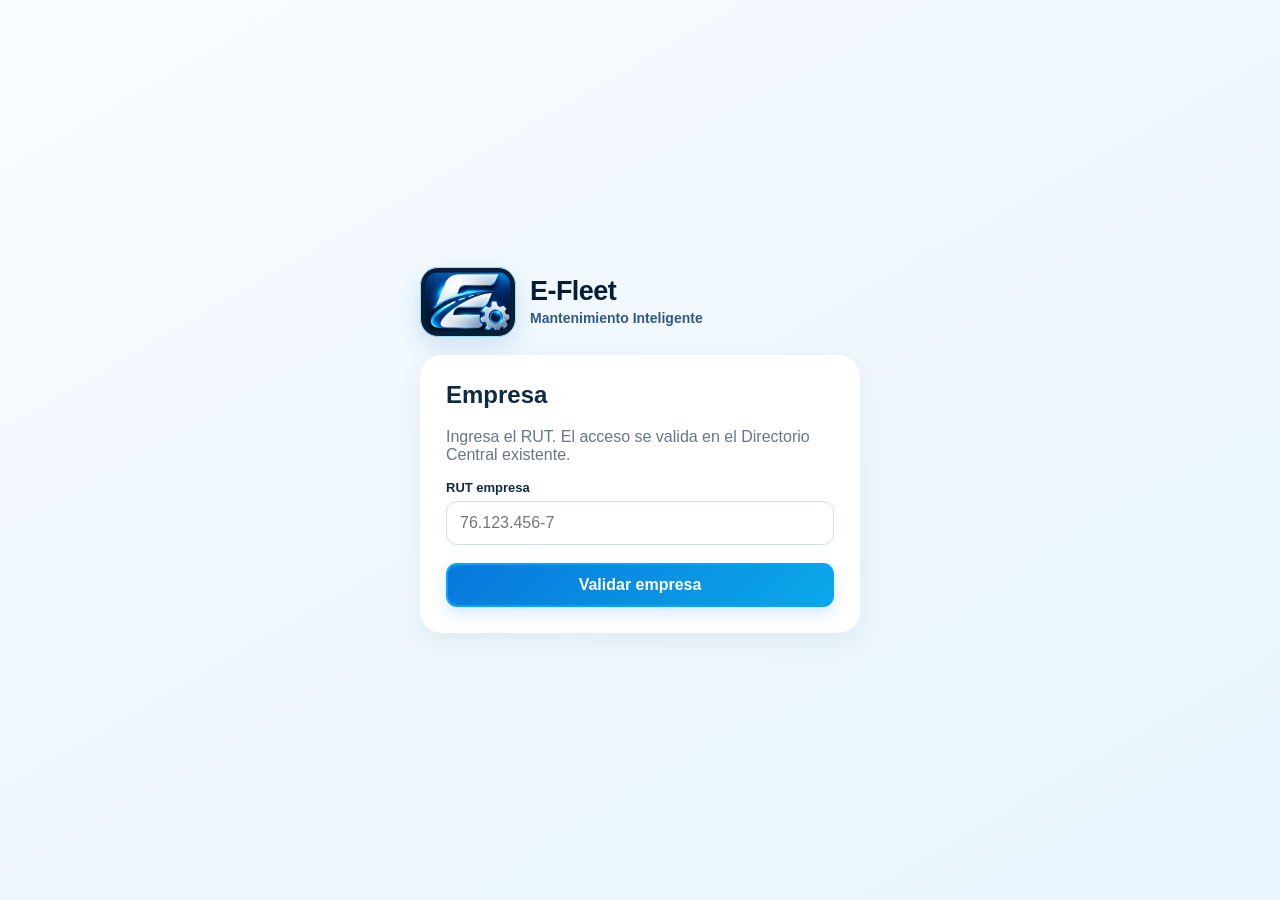
<file: index.html>
<!doctype html>
<html lang="es">
<head>
  <meta charset="utf-8">
  <meta name="color-scheme" content="light">
  <meta name="viewport" content="width=device-width,initial-scale=1">
  <meta name="theme-color" content="#f8fcff">
  <title>E-Fleet Mantenimiento Inteligente</title>
  <link rel="icon" type="image/png" href="efleet-login-mark-r1819.png?v=1819">
  <link rel="stylesheet" href="styles.css?v=1841">
  <style id="efleet-shell-r170">
    /* Respaldo crítico integrado: evita que una hoja antigua deje el menú desbordado. */
    #sidebar{display:flex!important;flex-direction:column!important;height:100vh!important;height:100dvh!important;min-height:0!important;overflow:hidden!important}
    #sidebar #nav{display:flex!important;flex:1 1 auto!important;min-height:0!important;overflow-y:scroll!important;overscroll-behavior:contain!important;scrollbar-width:auto!important}
    #sidebarToggle{display:flex!important;visibility:visible!important}
    @media(max-width:760px){
      #appView{display:block!important}
      #sidebar{position:fixed!important;left:0!important;top:0!important;bottom:0!important;width:min(86vw,310px)!important;min-width:min(86vw,310px)!important;z-index:120!important;transform:translateX(-104%)!important;transition:transform .22s ease!important}
      #appView.sidebar-open #sidebar{transform:translateX(0)!important}
      #sidebarBackdrop{display:none!important;position:fixed!important;inset:0!important;z-index:110!important;background:#1018288f!important}
      #appView.sidebar-open #sidebarBackdrop{display:block!important}
      #appView>main{display:block!important;margin:0!important;width:100%!important}
    }
  </style>
</head>
<body>
<div id="toast"></div>

<section id="accessView" class="access-shell">
  <div class="brand-card">
    <div class="brand-mark"><img src="efleet-login-mark-r1819.png?v=1819" alt="E-Fleet Mantenimiento Inteligente"></div>
    <div>
      <h1>E-Fleet</h1>
      <p>Mantenimiento Inteligente</p>
    </div>
  </div>

  <div class="access-card">
    <div id="stepCompany">
      <h2>Empresa</h2>
      <p class="muted">Ingresa el RUT. El acceso se valida en el Directorio Central existente.</p>
      <label>RUT empresa</label>
      <input id="rut" autocomplete="organization" placeholder="76.123.456-7">
      <div id="keyWrap" class="hidden">
        <label>Clave de instalación</label>
        <input id="installKey" type="password" autocomplete="off" placeholder="SGF-XXXX-XXXX-...">
      </div>
      <button id="btnResolve" class="primary">Validar empresa</button>
      <div id="companyResult" class="status-box hidden"></div>
    </div>

    <div id="stepSetup" class="hidden">
      <div class="back" data-back="company">← Cambiar empresa</div>
      <h2>Primer Administrador</h2>
      <p class="muted">Esta empresa todavía no tiene usuarios en flota-mantenciones.</p>
      <label>Nombre</label><input id="setupName" placeholder="Administrador">
      <label>Correo</label><input id="setupEmail" type="email" placeholder="admin@empresa.cl">
      <label>Contraseña</label><input id="setupPassword" type="password" placeholder="Mínimo 8 caracteres">
      <button id="btnSetup" class="primary">Crear Administrador</button>
    </div>

    <div id="stepLogin" class="hidden">
      <h2>Iniciar sesión</h2>
      <div id="loginCompany" class="company-chip"></div>
      <label>Correo</label><input id="loginEmail" type="email" autocomplete="username">
      <label for="loginPassword">Contraseña</label>
      <div class="login-password-field">
        <input id="loginPassword" type="password" autocomplete="current-password" aria-describedby="loginPasswordHint">
        <button id="btnToggleLoginPassword" class="login-password-toggle" type="button" aria-label="Mostrar contraseña" aria-pressed="false" title="Mostrar contraseña">
          <svg class="eye-open" viewBox="0 0 24 24" aria-hidden="true"><path d="M2.2 12s3.6-6 9.8-6 9.8 6 9.8 6-3.6 6-9.8 6-9.8-6-9.8-6Z"/><circle cx="12" cy="12" r="2.8"/></svg>
          <svg class="eye-closed" viewBox="0 0 24 24" aria-hidden="true"><path d="m3 3 18 18M10.6 6.2A9.9 9.9 0 0 1 12 6c6.2 0 9.8 6 9.8 6a16.5 16.5 0 0 1-3 3.6M6.3 6.3C3.8 8 2.2 12 2.2 12s3.6 6 9.8 6c1.4 0 2.7-.3 3.8-.8M9.9 9.9A3 3 0 0 0 14.1 14.1"/></svg>
        </button>
      </div>
      <small id="loginPasswordHint" class="login-enter-hint">Presiona Enter para ingresar</small>
      <button id="btnLogin" class="primary">Ingresar</button>
      <div class="connection-actions">
        <button id="btnChangeCompany" class="link-btn" type="button">Cambiar empresa</button>
        <button id="btnClearConnection" class="link-btn danger-link" type="button">Limpiar conexión</button>
      </div>
    </div>
  </div>
</section>

<section id="appView" class="app-shell hidden">
  <aside id="sidebar" class="sidebar" aria-label="Menú principal">
    <div class="side-brand">
      <div class="brand-mark small"><img src="efleet-icon.png" alt="E-fleet"></div>
      <div><strong>E-Fleet</strong><small>Mantenimiento</small></div>
      <button id="sidebarClose" class="sidebar-close" type="button" aria-label="Cerrar menú">×</button>
    </div>
    <nav id="nav">
      <button data-view="presupuesto" class="nav-management">💰 Presupuesto Operacional</button>
      <button data-view="dashboard" class="active">▦ Dashboard</button>
      <button data-view="empresa">🏢 Empresa</button>
      <button data-view="checkin" class="nav-protagonist">✓ Checklist técnico</button>
      <button data-view="checkinhistorial">🕘 Historial de Checklist</button>
      <button data-view="checkinaprobaciones">✅ Aprobar Checklist</button>
      <button data-view="perfiles">◉ Perfiles</button>
      <button data-view="vehiculos">🚙 Vehículos</button>
      <button data-view="conductores">👤 Conductores</button>
      <button data-view="asignaciones">🔑 Asignaciones</button>
      <button data-view="documentos">📄 Documentos</button>
      <button data-view="fallas">⚠ Fallas</button>
      <button data-view="mantenciones">🔧 Mantenciones</button>
      <button data-view="ordenes">📋 Órdenes de servicio</button>
      <button data-view="talleres">🏭 Talleres</button>
      <button data-view="historial">↺ Historial mantenciones</button>
      <button data-view="predicciones">✦ Análisis predictivo</button>
      <button data-view="notificaciones">🔔 Notificaciones y alertas</button>
      <button data-view="combustible">⛽ Combustible</button>
      <button data-view="velocidad">🚨 Velocidad</button>
      <button data-view="reportes">📊 Reportes PDF / XLSX</button>
      <button data-view="manual" class="nav-help">❓ Manual de Uso / Ayuda</button>
      <button class="nav-management" data-view="auditoria">🛡 Auditoría</button>
      <button id="navUsers" class="nav-management" data-view="usuarios">👥 Usuarios y permisos</button>
    </nav>
    <div class="side-bottom">
      <div id="sideUser"></div>
      <button id="btnLogout" class="ghost">Cerrar sesión</button>
    </div>
  </aside>
  <button id="sidebarBackdrop" class="sidebar-backdrop" type="button" aria-label="Cerrar menú"></button>

  <main>
    <header>
      <div class="header-main">
        <button id="sidebarToggle" class="sidebar-toggle" type="button" aria-label="Abrir menú principal" aria-controls="sidebar" aria-expanded="true">
          <span></span><span></span><span></span>
        </button>
        <div class="header-copy">
          <div class="header-copy-line"><h2 id="pageTitle">Dashboard</h2></div>
</div>
        <div class="company-nav-cluster"><button id="pageBackButton" class="page-back-button" type="button" aria-label="Volver atrás">←</button><div id="companyIdentity" class="company-identity">
          <img id="companyLogoHeader" class="company-logo-header hidden" alt="Logo empresa">
          <div><small>EMPRESA ACTIVA</small><strong id="companyNameHeader">Empresa</strong></div>
        </div></div>
      </div>
      <div class="header-actions">
        <button id="btnNotifications" class="notification-bell" type="button" aria-label="Centro de notificaciones">
          <span class="bell-icon">🔔</span>
          <span id="notificationCount" class="notification-count hidden">0</span>
        </button>
        <button id="btnExportPdfCurrent" class="ghost module-export-button pdf-icon-button" type="button" title="Exportar PDF" aria-label="Exportar PDF">📄</button>
        <button id="btnExportXlsxCurrent" class="ghost module-export-button excel-icon-button" type="button" title="Exportar Excel" aria-label="Exportar Excel"><span class="excel-icon" aria-hidden="true">X</span></button>
        <button id="btnRefresh" class="ghost">↻ Actualizar</button>
        <div class="profile-wrap">
          <button id="profileButton" class="profile-button" type="button" aria-label="Perfil">
            <img id="profileImage" class="profile-image hidden" alt="Foto de perfil">
            <span id="profileInitials" class="profile-initials">U</span>
          </button>
          <div id="profileMenu" class="profile-menu hidden">
            <div class="profile-menu-head">
              <strong id="profileMenuName">Usuario</strong>
              <small id="profileMenuRole"></small>
            </div>
            <button id="btnChangePhoto" type="button">📷 Cambiar foto</button>
            <button id="btnProfileLogout" type="button">↪ Cerrar sesión</button>
          </div>
          <input id="profileFile" class="hidden" type="file" accept="image/jpeg,image/png,image/webp">
        </div>
      </div>
    </header>

    <section id="view-dashboard" class="view active">
      <div id="fleetRings" class="ring-kpi-grid"></div>
      <div id="kpis" class="kpi-grid"></div>
      <div class="panel">
        <div class="panel-head"><h3>Salud de la flota</h3></div>
        <div id="healthRows"></div>
      </div>
      <div class="panel">
        <div class="panel-head"><div><h3>Fallas por vehículo y conductor</h3><p class="muted">Comparación visual entre las unidades con más y menos fallas registradas.</p></div></div>
        <div id="faultVehicleSummary" class="fault-vehicle-summary"></div>
        <div id="faultVehicleChart" class="fault-vehicle-chart"></div>
        <div class="fault-trend-title"><h4>Tendencia diaria de fallas</h4><p class="muted">Abiertas y cerradas por día, porcentaje diario y dirección de la tendencia.</p></div>
        <div id="faultDailyTrends" class="fault-daily-trends"></div>
      </div>
    </section>

    <section id="view-empresa" class="view">
      <div class="module-hero company-module-hero">
        <div><span class="hero-icon">🏢</span><div><span class="module-eyebrow">EMPRESA ACTIVA</span><h3>Datos de la empresa</h3><p>Nombre, logo y datos corporativos usados por Web, Android, PDF y reportes.</p></div></div>
        <span id="companyStateBadge" class="badge ok">ACTIVA</span>
      </div>
      <div class="company-layout">
        <section class="panel company-logo-panel">
          <div class="company-logo-preview"><img id="companyLogoPreview" class="hidden" alt="Logo empresa"><span id="companyLogoPlaceholder">🏢</span></div>
          <h3 id="companyDisplayName">Empresa</h3><p id="companyDisplayRut" class="muted"></p>
          <input id="companyLogoFile" class="hidden" type="file" accept="image/jpeg,image/png,image/webp">
          <button id="btnCompanyLogo" class="ghost" type="button">📷 Cargar / cambiar logo</button>
        </section>
        <section class="panel company-form-panel">
          <div class="company-form-grid">
            <div><label>Razón social</label><input id="companyLegalName"></div>
            <div><label>Nombre de fantasía</label><input id="companyTradeName"></div>
            <div class="span-2"><label>Dirección</label><input id="companyAddress"></div>
            <div><label>Teléfono</label><input id="companyPhone"></div>
            <div><label>Correo</label><input id="companyEmail" type="email"></div>
            <div><label>Alerta velocidad (km/h)</label><input id="companySpeedAlert" type="number" min="0"></div>
            <div><label>Exceso velocidad (km/h)</label><input id="companySpeedExcess" type="number" min="0"></div>
            <div><label>Alerta mantención preventiva (km)</label><input id="companyMaintenanceWarn" type="number" min="0"></div>
            <div><label>Alerta mantención urgente (km)</label><input id="companyMaintenanceUrgent" type="number" min="0"></div>
          </div>
          <div class="company-actions"><button id="btnSaveCompany" class="primary" type="button">Guardar datos de empresa</button></div>
        </section>
      </div>
    </section>

    <section id="view-sin-acceso" class="view">
      <div class="access-empty-state"><span>🔒</span><h3>Perfil sin módulos habilitados</h3><p>La matriz personalizada de esta cuenta está vacía. Un Administrador puede habilitar opciones desde Usuarios y permisos.</p></div>
    </section>

    <section id="view-perfiles" class="view">
      <div class="module-hero">
        <div><span class="hero-icon">◉</span><div><h3>Perfiles de acceso</h3><p>Operador y Supervisor son perfiles distintos; cada uno conserva su propia matriz.</p></div></div>
        <button id="btnProfilePhoto" class="primary" type="button">📷 Actualizar foto</button>
      </div>
      <div id="profileOverview" class="profile-overview"></div>
      <div id="profileOperational" class="life-grid"></div>
      <div class="section-heading"><div><span>CONTROL DE ACCESO</span><h3>Perfiles y permisos base</h3><p>El Administrador configura la matriz del perfil; los permisos personalizados del usuario continúan siendo autoritativos.</p></div></div>
      <div class="advanced-filter-bar compact-filter-bar"><label class="filter-field filter-search"><span>Buscar</span><input id="profileSearch" type="search" placeholder="Perfil, rol o descripción"></label><label class="filter-field"><span>Categoría</span><select id="profileRoleFilter"><option value="">Todas</option><option value="ROL-ADMIN">Administradores</option><option value="ROL-GERENCIA">Gerencia</option><option value="ROL-OPERADOR">Operadores</option><option value="ROL-SUPERVISOR">Supervisores</option><option value="ROL-SUPERVISOR-GEO">Supervisores geográficos</option><option value="ROL-CONDUCTOR">Conductores</option></select></label><div class="advanced-filter-actions"><button id="profileFilterClear" class="ghost" type="button">Limpiar</button></div></div>
      <div id="roleProfileCards" class="role-profile-grid"></div>
    </section>

    <section id="view-vehiculos" class="view">
      <div class="toolbar">
        <button class="primary" data-open-form="vehiculo">+ Vehículo</button>
      </div>
      <div class="advanced-filter-bar" data-filter-module="vehiculos">
        <label class="filter-field filter-search"><span>Buscar</span><input data-filter-search type="search" placeholder="Patente, marca, modelo, VIN o combustible"></label>
        
        <label class="filter-field"><span>Estado</span><select data-filter-state><option value="">Todos</option></select></label>
        <label class="filter-field"><span>Categoría</span><select data-filter-category><option value="">Todas</option></select></label>
        <label class="filter-field"><span>Criticidad</span><select data-filter-criticality><option value="">Todas</option></select></label>
        <label class="filter-field filter-date"><span>Desde</span><input data-filter-from type="date"></label>
        <label class="filter-field filter-date"><span>Hasta</span><input data-filter-to type="date"></label>
        <div class="advanced-filter-actions"><button class="primary" data-filter-apply type="button">Aplicar</button><button class="ghost" data-filter-clear type="button">Limpiar</button><button class="ghost" data-filter-refresh type="button">↻ Actualizar</button></div>
      </div>
      <div id="vehiculosRows" class="cards"></div>
    </section>

    <section id="view-conductores" class="view">
      <div class="module-hero">
        <div><span class="hero-icon">👤</span><div><span class="module-eyebrow">FICHA + ANTECEDENTES</span><h3>Conductores</h3></div></div>
        <button class="primary" data-open-form="conductor">+ Conductor</button>
      </div>
      <div class="user-module-features"><span>📄 Licencia de conducir</span><span>🪪 Cédula de identidad</span><span>📋 Hoja de vida del conductor</span><span>⚠ Alertas de vencimiento</span></div>
      <div class="advanced-filter-bar" data-filter-module="conductores">
        <label class="filter-field filter-search"><span>Buscar</span><input data-filter-search type="search" placeholder="Nombre, RUT, correo, teléfono o licencia"></label>
        
        <label class="filter-field"><span>Estado</span><select data-filter-state><option value="">Todos</option></select></label>
        <label class="filter-field"><span>Categoría</span><select data-filter-category><option value="">Todas</option></select></label>
        <label class="filter-field"><span>Criticidad</span><select data-filter-criticality><option value="">Todas</option></select></label>
        <label class="filter-field filter-date"><span>Desde</span><input data-filter-from type="date"></label>
        <label class="filter-field filter-date"><span>Hasta</span><input data-filter-to type="date"></label>
        <div class="advanced-filter-actions"><button class="primary" data-filter-apply type="button">Aplicar</button><button class="ghost" data-filter-clear type="button">Limpiar</button><button class="ghost" data-filter-refresh type="button">↻ Actualizar</button></div>
      </div>
      <div id="conductoresRows" class="cards"></div>
    </section>


    <section id="view-asignaciones" class="view">
      <div class="module-hero">
        <div><span class="hero-icon">🔑</span><div><h3>Asignación de vehículos</h3><p>Asigna vehículos a conductores y controla aceptación.</p></div></div>
        <button id="btnNewAssignment" class="primary">+ Asignar vehículo</button>
      </div>
      <div class="advanced-filter-bar" data-filter-module="asignaciones">
        <label class="filter-field filter-search"><span>Buscar</span><input data-filter-search type="search" placeholder="Vehículo, conductor u observación"></label>
        
        <label class="filter-field"><span>Estado</span><select data-filter-state><option value="">Todos</option></select></label>
        <label class="filter-field"><span>Categoría</span><select data-filter-category><option value="">Todas</option></select></label>
        <label class="filter-field"><span>Criticidad</span><select data-filter-criticality><option value="">Todas</option></select></label>
        <label class="filter-field filter-date"><span>Desde</span><input data-filter-from type="date"></label>
        <label class="filter-field filter-date"><span>Hasta</span><input data-filter-to type="date"></label>
        <div class="advanced-filter-actions"><button class="primary" data-filter-apply type="button">Aplicar</button><button class="ghost" data-filter-clear type="button">Limpiar</button><button class="ghost" data-filter-refresh type="button">↻ Actualizar</button></div>
      </div>
      <div id="assignmentRows" class="cards modern-grid"></div>
    </section>

    <section id="view-documentos" class="view">
      <div class="module-hero">
        <div><span class="hero-icon">📄</span><div><h3>Documentos</h3><p>Documentación asociada a vehículos y conductores.</p></div></div>
        <button id="btnNewDocument" class="primary">+ Nuevo documento</button>
      </div>
      <div class="document-kpis">
        <div class="mini-kpi"><small>Total</small><strong id="docKpiTotal">0</strong></div>
        <div class="mini-kpi ok"><small>Vigentes</small><strong id="docKpiOk">0</strong></div>
        <div class="mini-kpi warn"><small>30 días</small><strong id="docKpiWarn">0</strong></div>
        <div class="mini-kpi danger"><small>Prioritarios ≤15 días</small><strong id="docKpiPriority">0</strong></div>
        <div class="mini-kpi danger"><small>Vencidos</small><strong id="docKpiExpired">0</strong></div>
      </div>
      <div class="advanced-filter-bar" data-filter-module="documentos">
        <label class="filter-field filter-search"><span>Buscar</span><input data-filter-search type="search" placeholder="Tipo, número, patente o conductor"></label>
        <label class="filter-field"><span>Entidad</span><select id="docFilterEntity" data-filter-extra="entity"><option value="">Vehículos y conductores</option><option value="VEHICULO">Vehículos</option><option value="CONDUCTOR">Conductores</option></select></label>
        <label class="filter-field"><span>Estado</span><select data-filter-state><option value="">Todos</option></select></label>
        <label class="filter-field"><span>Categoría</span><select data-filter-category><option value="">Todas</option></select></label>
        <label class="filter-field"><span>Criticidad</span><select data-filter-criticality><option value="">Todas</option></select></label>
        <label class="filter-field filter-date"><span>Desde</span><input data-filter-from type="date"></label>
        <label class="filter-field filter-date"><span>Hasta</span><input data-filter-to type="date"></label>
        <div class="advanced-filter-actions"><button class="primary" data-filter-apply type="button">Aplicar</button><button class="ghost" data-filter-clear type="button">Limpiar</button><button class="ghost" data-filter-refresh type="button">↻ Actualizar</button></div>
      </div>
      <div id="documentRows" class="document-grid"></div>
      <div class="panel"><div class="panel-head"><div><h3>Línea de tiempo documental</h3><p class="muted">Carga, reemplazo, edición, vencimiento y eliminación quedan trazados.</p></div></div><div id="documentTimeline" class="maintenance-timeline"></div></div>
    </section>

    <section id="view-checkin" class="view">
      <div class="checkin-hero">
        <div>
          <span class="checkin-eyebrow">MÓDULO PROTAGONISTA · CONTROL TÉCNICO</span>
          <h3>Centro de Checklist vehicular</h3>
          <p>Inspecciona, decide, informa fallas y programa mantenciones sin abandonar este módulo.</p>
        </div>
        <span class="checkin-count">18<br><small>PUNTOS</small></span>
      </div>
      <div class="checkin-qr-gateway" aria-label="Acceso rápido QR de Checklist">
        <div class="checkin-qr-gateway-main">
          <div class="checkin-qr-gateway-icon" aria-hidden="true">▦</div>
          <div>
            <span class="checkin-qr-gateway-kicker">ACCESO QR · CHECKLIST</span>
            <strong>Escáner QR visible y directo</strong>
            <small>Valida el QR temporal del vehículo antes de iniciar la inspección. No necesitas seleccionar una unidad para abrir el escáner.</small>
          </div>
        </div>
        <div class="checkin-qr-gateway-actions">
          <button id="btnScanCheckinQr" class="qr-scan-main" type="button">📷 ESCANEAR / VALIDAR QR</button>
          <button id="btnGenerateCheckinQr" class="qr-generate-main" type="button">▦ GENERAR QR · 15 MIN</button>
        </div>
      </div>
      <div class="checkin-workflow">
        <div><b>1</b><span><strong>Identificar</strong><small>Tarjetas y QR</small></span></div>
        <div><b>2</b><span><strong>Inspeccionar</strong><small>18 controles</small></span></div>
        <div><b>3</b><span><strong>Decidir</strong><small>Apto o no apto</small></span></div>
        <div><b>4</b><span><strong>Actuar</strong><small>Falla o mantención</small></span></div>
      </div>
      <div class="panel checkin-schedule-panel">
        <div class="panel-head"><div><h3>Próximos Checklist programados</h3><p>La programación también nace desde este módulo protagonista.</p></div><button id="btnProgramCheckinSecondary" class="primary" type="button">+ Programar</button></div>
        <div id="checkinScheduleRows" class="schedule-grid"></div>
      </div>
      <div class="panel checkin-create-panel">
        <div class="panel-head">
          <div><h3>Nueva inspección</h3><p>Selecciona la unidad antes de generar el acceso QR.</p></div>
          <div class="checkin-head-actions">
            <button id="btnProgramCheckin" class="ghost" type="button">🗓 Programar Checklist</button>
            <button id="btnGoCheckinHistory" class="ghost" type="button">🕘 Historial</button>
            <button id="btnGoCheckinApprovals" class="ghost" type="button">✅ Aprobar</button>
            <button id="btnCheckinVoice" class="voice-action" type="button">🎙 Informar por voz</button>
            <button id="btnMarkAllConforme" class="ghost" type="button">✓ Marcar todo conforme</button>
          </div>
        </div>
        <div class="checkin-selection-board">
          <section class="checkin-choice-section checkin-choice-wide">
            <div class="checkin-section-title"><span>1</span><div><strong>Selecciona el vehículo</strong><small>Presiona una tarjeta para dejar la unidad activa.</small></div></div>
            <label class="checkin-quick-search"><span>Buscar vehículo</span><input id="ciVehicleSearch" type="search" placeholder="Patente, marca, modelo o VIN" autocomplete="off"></label>
            <input id="ciVehicle" type="hidden">
            <div id="ciVehicleCards" class="checkin-choice-grid vehicle-choice-grid"></div>
          </section>
          <section class="checkin-choice-section">
            <div class="checkin-section-title"><span>2</span><div><strong>Selecciona el conductor</strong><small>Las opciones están dentro de tarjetas.</small></div></div>
            <label class="checkin-quick-search"><span>Buscar conductor</span><input id="ciDriverSearch" type="search" placeholder="Nombre, RUT, correo o licencia" autocomplete="off"></label>
            <input id="ciDriver" type="hidden">
            <div id="ciDriverCards" class="checkin-choice-grid driver-choice-grid"></div>
          </section>
          <section class="checkin-choice-section mileage-choice-card">
            <div class="checkin-section-title"><span>3</span><div><strong>Kilometraje actual</strong><small>Se incorpora al Checklist y sus acciones.</small></div></div>
            <div class="mileage-input"><input id="ciKm" type="number" min="0" inputmode="numeric" placeholder="0"><span>KM</span></div>
            <div class="km-confirm-line"><span>El kilometraje es el único dato mínimo operativo.</span><strong id="ciKmStatus">Pendiente de confirmar</strong></div>
          </section>
        </div>
        <div id="checkinQrGateHint" class="checkin-qr-gate"><strong>QR requerido</strong><span>Valida el QR del vehículo asignado para habilitar los 18 puntos de chequeo.</span></div>
        <div id="checkinValidatedArea" class="hidden">
        <div class="checkin-inspection-heading"><span>4</span><div><strong>Inspección de 18 puntos</strong><small>Cada tarjeta contiene sus tres opciones: Conforme, Observación o Falla.</small></div></div>
        <div id="checklist" class="checklist"></div>
        <div class="checkin-close-grid">
          <div>
            <label>Observación general</label>
            <textarea id="ciObs" rows="4" placeholder="Ruidos, daños, testigos o condiciones relevantes"></textarea>
          </div>
          <div id="ciResultBox" class="checkin-result result-ok">
            <small>RESULTADO TÉCNICO EN VIVO</small>
            <strong id="ciResult">APTO</strong>
            <span id="ciResultDetail">18 conformes · 0 observaciones · 0 fallas</span>
          </div>
        </div>
        <div class="checkin-evidence-box">
          <div class="guided-evidence-title"><div><strong>📷 Evidencia fotográfica guiada</strong><small>5 vistas del perímetro + odómetro. Esperada para trazabilidad, pero nunca impide cerrar el Checklist.</small></div></div>
          <div class="checkin-photo-guide">
            <label class="guided-photo"><span>FOTO 1</span><strong>Frente</strong><input type="file" accept="image/*" capture="environment" data-guided-evidence="FRENTE" data-guided-label="Frente"></label>
            <label class="guided-photo"><span>FOTO 2</span><strong>Parte trasera</strong><input type="file" accept="image/*" capture="environment" data-guided-evidence="TRASERA" data-guided-label="Parte trasera"></label>
            <label class="guided-photo"><span>FOTO 3</span><strong>Lateral izquierdo</strong><input type="file" accept="image/*" capture="environment" data-guided-evidence="LATERAL_IZQ" data-guided-label="Lateral izquierdo"></label>
            <label class="guided-photo"><span>FOTO 4</span><strong>Lateral derecho</strong><input type="file" accept="image/*" capture="environment" data-guided-evidence="LATERAL_DER" data-guided-label="Lateral derecho"></label>
            <label class="guided-photo"><span>FOTO 5</span><strong>Vista general 3/4</strong><input type="file" accept="image/*" capture="environment" data-guided-evidence="GENERAL_3_4" data-guided-label="Vista general 3/4"></label>
            <label class="guided-photo"><span>ODÓMETRO</span><strong>Kilometraje</strong><input type="file" accept="image/*" capture="environment" data-guided-evidence="ODOMETRO" data-guided-label="Odómetro"></label>
          </div>
          <label>Archivos adicionales</label><input id="ciEvidenceFiles" type="file" multiple accept="image/jpeg,image/png,image/webp,application/pdf">
          <span id="ciEvidenceHint">Evidencia guiada 0/6 · no bloqueante</span>
        </div>
        <div id="checkinContinuityNotice" class="continuity-notice"><b>CONTINUIDAD OPERACIONAL</b><span>Las evidencias, IA, documentos vencidos o fallas informan; nunca bloquean el cierre. Sin internet se guarda localmente y sincroniza después.</span></div>
        <button id="btnSaveCheckin" class="primary checkin-save">Confirmar KM y guardar Checklist</button>
        </div>
        <section class="checkin-action-hub">
          <div class="checkin-action-head">
            <div><span>ACCIONES DEL CHECKLIST</span><h3>Actúa sobre el resultado</h3><p id="checkinActionContext">Guarda la inspección para vincular una falla o mantención.</p></div>
            <button id="btnNewCheckin" class="ghost" type="button">↻ Nueva inspección</button>
          </div>
          <div class="checkin-action-grid">
            <article id="checkinFailureAction" class="checkin-action-card failure-action is-locked">
              <div class="checkin-action-icon">⚠</div>
              <div><small>DESDE EL CHECKLIST</small><h4>Informe de fallas</h4><p>Registra el hallazgo con vehículo, conductor, kilometraje y Checklist vinculados.</p></div>
              <div id="checkinFailureOptions" class="checkin-action-options"><button type="button" data-current-checkin-failure="ADICIONAL" disabled>+ Informar falla adicional</button></div>
            </article>
            <article id="checkinMaintenanceAction" class="checkin-action-card maintenance-action is-locked">
              <div class="checkin-action-icon">🔧</div>
              <div><small>PROGRAMACIÓN DIRECTA</small><h4>Programar mantención</h4><p>Escoge el tipo dentro de la tarjeta y continúa con la fecha y el trabajo.</p></div>
              <div class="checkin-action-options">
                <button type="button" data-current-checkin-maintenance="PREVENTIVA" disabled>Preventiva</button>
                <button type="button" data-current-checkin-maintenance="CORRECTIVA" disabled>Correctiva</button>
                <button type="button" data-current-checkin-maintenance="PREDICTIVA" disabled>Predictiva</button>
              </div>
            </article>
          </div>
        </section>
      </div>
      <div class="panel">
        <div class="panel-head"><h3>Historial reciente</h3></div>
        <div id="checkinRows"></div>
      </div>
    </section>

    <section id="view-checkinhistorial" class="view">
      <div class="module-hero"><div><span class="hero-icon">🕘</span><div><span class="module-eyebrow">TRAZABILIDAD</span><h3>Historial de Checklist</h3><p>Inspecciones, resultado técnico, aprobación, kilometraje y evidencias por vehículo.</p></div></div><div class="hero-actions"><button id="btnCheckinHistoryPdf" class="ghost pdf-icon-button" title="Exportar PDF" aria-label="Exportar PDF">📄</button><button id="btnCheckinHistoryXlsx" class="ghost excel-icon-button" type="button" title="Exportar Excel" aria-label="Exportar Excel"><span class="excel-icon" aria-hidden="true">X</span></button></div></div>
      <div class="advanced-filter-bar" data-filter-module="checkinhistorial">
        <label class="filter-field filter-search"><span>Buscar</span><input data-filter-search type="search" placeholder="Patente, conductor u observación"></label>
        <label class="filter-field"><span>Vehículo</span><select id="checkinHistoryVehicle" data-filter-extra="vehicle"><option value="">Todos los vehículos</option></select></label>
        <label class="filter-field"><span>Estado</span><select data-filter-state><option value="">Todos</option></select></label>
        <label class="filter-field"><span>Categoría</span><select data-filter-category><option value="">Todas</option></select></label>
        <label class="filter-field"><span>Criticidad</span><select data-filter-criticality><option value="">Todas</option></select></label>
        <label class="filter-field filter-date"><span>Desde</span><input data-filter-from type="date"></label>
        <label class="filter-field filter-date"><span>Hasta</span><input data-filter-to type="date"></label>
        <div class="advanced-filter-actions"><button class="primary" data-filter-apply type="button">Aplicar</button><button class="ghost" data-filter-clear type="button">Limpiar</button><button class="ghost" data-filter-refresh type="button">↻ Actualizar</button></div>
      </div>
      <div id="checkinHistoryKpis" class="ring-kpi-grid compact"></div>
      <div id="checkinHistoryRows" class="checkin-history-grid"></div>
    </section>

    <section id="view-checkinaprobaciones" class="view">
      <div class="module-hero"><div><span class="hero-icon">✅</span><div><span class="module-eyebrow">ADMINISTRADOR / GERENCIA</span><h3>Aprobar Checklist</h3><p>Aprobación directa disponible sin pasos intermedios, conservando el resultado técnico y la auditoría.</p></div></div></div>
      <div id="checkinApprovalKpis" class="ring-kpi-grid compact"></div>
      <div class="advanced-filter-bar" data-filter-module="checkinaprobaciones">
        <label class="filter-field filter-search"><span>Buscar</span><input data-filter-search type="search" placeholder="Patente, conductor, resultado u observación"></label>
        
        <label class="filter-field"><span>Estado</span><select data-filter-state><option value="">Todos</option></select></label>
        <label class="filter-field"><span>Categoría</span><select data-filter-category><option value="">Todas</option></select></label>
        <label class="filter-field"><span>Criticidad</span><select data-filter-criticality><option value="">Todas</option></select></label>
        <label class="filter-field filter-date"><span>Desde</span><input data-filter-from type="date"></label>
        <label class="filter-field filter-date"><span>Hasta</span><input data-filter-to type="date"></label>
        <div class="advanced-filter-actions"><button class="primary" data-filter-apply type="button">Aplicar</button><button class="ghost" data-filter-clear type="button">Limpiar</button><button class="ghost" data-filter-refresh type="button">↻ Actualizar</button></div>
      </div>
      <div id="checkinApprovalRows" class="checkin-history-grid"></div>
    </section>

    <section id="view-fallas" class="view">
      <div class="module-hero"><div><span class="hero-icon">⚠</span><div><span class="module-eyebrow">CONTROL DE FALLAS</span><h3>Fallas</h3><p>Haz clic en el comentario o la tarjeta para desplegar el detalle, evidencias, trazabilidad y acciones relacionadas.</p></div></div><div class="hero-actions"><button id="btnFailureVoice" class="voice-action" type="button">🎙 Reportar por voz</button><button class="primary" data-open-form="falla">+ Informar falla</button></div></div>
      <div class="advanced-filter-bar" data-filter-module="fallas">
        <label class="filter-field filter-search"><span>Buscar</span><input data-filter-search type="search" placeholder="Falla, vehículo, conductor, comentario u origen"></label>
        
        <label class="filter-field"><span>Estado</span><select data-filter-state><option value="">Todos</option></select></label>
        <label class="filter-field"><span>Categoría</span><select data-filter-category><option value="">Todas</option></select></label>
        <label class="filter-field"><span>Criticidad</span><select data-filter-criticality><option value="">Todas</option></select></label>
        <label class="filter-field filter-date"><span>Desde</span><input data-filter-from type="date"></label>
        <label class="filter-field filter-date"><span>Hasta</span><input data-filter-to type="date"></label>
        <div class="advanced-filter-actions"><button class="primary" data-filter-apply type="button">Aplicar</button><button class="ghost" data-filter-clear type="button">Limpiar</button><button class="ghost" data-filter-refresh type="button">↻ Actualizar</button></div>
      </div>
      <div id="fallasRows" class="cards"></div>
    </section>

    <section id="view-mantenciones" class="view">
      <div class="module-hero"><div><span class="hero-icon">🔧</span><div><h3>Mantenciones por vehículo</h3><p>Planificación, ejecución y costo vinculados a la hoja de vida de cada unidad.</p></div></div><button class="primary" data-open-form="mantencion">+ Mantención</button></div>
      <div id="maintenanceKpis" class="ring-kpi-grid compact"></div>
      <div class="advanced-filter-bar" data-filter-module="mantenciones">
        <label class="filter-field filter-search"><span>Buscar</span><input data-filter-search type="search" placeholder="Trabajo, vehículo, taller u observación"></label>
        
        <label class="filter-field"><span>Estado</span><select data-filter-state><option value="">Todos</option></select></label>
        <label class="filter-field"><span>Categoría</span><select data-filter-category><option value="">Todas</option></select></label>
        <label class="filter-field"><span>Criticidad</span><select data-filter-criticality><option value="">Todas</option></select></label>
        <label class="filter-field filter-date"><span>Desde</span><input data-filter-from type="date"></label>
        <label class="filter-field filter-date"><span>Hasta</span><input data-filter-to type="date"></label>
        <div class="advanced-filter-actions"><button class="primary" data-filter-apply type="button">Aplicar</button><button class="ghost" data-filter-clear type="button">Limpiar</button><button class="ghost" data-filter-refresh type="button">↻ Actualizar</button></div>
      </div>
      <div id="mantencionesRows" class="cards"></div>
    </section>

    <section id="view-ordenes" class="view">
      <div class="module-hero service-orders-hero"><div><span class="hero-icon">📋</span><div><span class="module-eyebrow">SERVICIO TÉCNICO</span><h3>Órdenes de servicio</h3><p>Formato técnico moderno con vehículo, taller, diagnóstico, trabajos, costos y trazabilidad.</p></div></div><div class="hero-actions"><button class="primary" data-open-form="orden">+ Orden de servicio</button></div></div>
      <div id="orderKpis" class="ring-kpi-grid compact"></div>
      <div class="advanced-filter-bar" data-filter-module="ordenes">
        <label class="filter-field filter-search"><span>Buscar</span><input data-filter-search type="search" placeholder="Orden, vehículo, taller, diagnóstico o trabajo"></label>
        
        <label class="filter-field"><span>Estado</span><select data-filter-state><option value="">Todos</option></select></label>
        <label class="filter-field"><span>Categoría</span><select data-filter-category><option value="">Todas</option></select></label>
        <label class="filter-field"><span>Criticidad</span><select data-filter-criticality><option value="">Todas</option></select></label>
        <label class="filter-field filter-date"><span>Desde</span><input data-filter-from type="date"></label>
        <label class="filter-field filter-date"><span>Hasta</span><input data-filter-to type="date"></label>
        <div class="advanced-filter-actions"><button class="primary" data-filter-apply type="button">Aplicar</button><button class="ghost" data-filter-clear type="button">Limpiar</button><button class="ghost" data-filter-refresh type="button">↻ Actualizar</button></div>
      </div>
      <div id="orderRows" class="service-order-grid"></div>
    </section>

    <section id="view-talleres" class="view">
      <div class="module-hero"><div><span class="hero-icon">🏭</span><div><span class="module-eyebrow">RED DE SERVICIO</span><h3>Talleres</h3><p>Escribe la dirección en texto; E-Fleet obtiene automáticamente la ubicación y las coordenadas, además de teléfono y calidad histórica.</p></div></div><div class="hero-actions"><button class="primary" data-open-form="taller">+ Taller</button></div></div>
      <div id="workshopKpis" class="ring-kpi-grid compact"></div>
      <div id="workshopQualityChart" class="workshop-quality-chart"></div>
      <div class="advanced-filter-bar" data-filter-module="talleres">
        <label class="filter-field filter-search"><span>Buscar</span><input data-filter-search type="search" placeholder="Nombre, especialidad, dirección, comuna o contacto"></label>
        
        <label class="filter-field"><span>Estado</span><select data-filter-state><option value="">Todos</option></select></label>
        <label class="filter-field"><span>Categoría</span><select data-filter-category><option value="">Todas</option></select></label>
        <label class="filter-field"><span>Criticidad</span><select data-filter-criticality><option value="">Todas</option></select></label>
        <label class="filter-field filter-date"><span>Desde</span><input data-filter-from type="date"></label>
        <label class="filter-field filter-date"><span>Hasta</span><input data-filter-to type="date"></label>
        <div class="advanced-filter-actions"><button class="primary" data-filter-apply type="button">Aplicar</button><button class="ghost" data-filter-clear type="button">Limpiar</button><button class="ghost" data-filter-refresh type="button">↻ Actualizar</button></div>
      </div>
      <div id="talleresRows" class="workshop-grid"></div>
    </section>

    <section id="view-historial" class="view">
      <div class="module-hero"><div><span class="hero-icon">↺</span><div><h3>Historial de mantenciones</h3><p>Trazabilidad completa por vehículo, fecha, tipo, estado, kilometraje y costo.</p></div></div></div>
      <div id="historyKpis" class="ring-kpi-grid compact"></div>
      <div class="advanced-filter-bar" data-filter-module="historial">
        <label class="filter-field filter-search"><span>Buscar</span><input data-filter-search type="search" placeholder="Trabajo, patente u observación"></label>
        <label class="filter-field"><span>Vehículo</span><select id="historyVehicle" data-filter-extra="vehicle"><option value="">Todos los vehículos</option></select></label>
        <label class="filter-field"><span>Estado</span><select data-filter-state><option value="">Todos</option></select></label>
        <label class="filter-field"><span>Categoría</span><select data-filter-category><option value="">Todas</option></select></label>
        <label class="filter-field"><span>Criticidad</span><select data-filter-criticality><option value="">Todas</option></select></label>
        <label class="filter-field filter-date"><span>Desde</span><input data-filter-from type="date"></label>
        <label class="filter-field filter-date"><span>Hasta</span><input data-filter-to type="date"></label>
        <div class="advanced-filter-actions"><button class="primary" data-filter-apply type="button">Aplicar</button><button class="ghost" data-filter-clear type="button">Limpiar</button><button class="ghost" data-filter-refresh type="button">↻ Actualizar</button></div>
      </div>
      <div id="historyRows" class="maintenance-timeline"></div>
    </section>

    <section id="view-predicciones" class="view">
      <div class="predictive-hero"><div><span class="predictive-eyebrow">NEXO · MOTOR AUTOMÁTICO CONTINUO</span><h3>Análisis Predictivo</h3></div><button id="btnRunPrediction" class="primary" type="button">✦ Recalcular ahora</button></div>
      <div id="predictionOverview" class="prediction-overview"><div class="prediction-placeholder">Ejecuta el análisis para obtener la condición actual de la flota.</div></div>
      <div class="panel"><div class="panel-head"><div><h3>Análisis registrados</h3><p class="muted">Resultados históricos disponibles para esta cuenta.</p></div></div>      <div class="advanced-filter-bar" data-filter-module="predicciones">
        <label class="filter-field filter-search"><span>Buscar</span><input data-filter-search type="search" placeholder="Vehículo, tipo, riesgo, explicación o recomendación"></label>
        
        <label class="filter-field"><span>Estado</span><select data-filter-state><option value="">Todos</option></select></label>
        <label class="filter-field"><span>Categoría</span><select data-filter-category><option value="">Todas</option></select></label>
        <label class="filter-field"><span>Criticidad</span><select data-filter-criticality><option value="">Todas</option></select></label>
        <label class="filter-field filter-date"><span>Desde</span><input data-filter-from type="date"></label>
        <label class="filter-field filter-date"><span>Hasta</span><input data-filter-to type="date"></label>
        <div class="advanced-filter-actions"><button class="primary" data-filter-apply type="button">Aplicar</button><button class="ghost" data-filter-clear type="button">Limpiar</button><button class="ghost" data-filter-refresh type="button">↻ Actualizar</button></div>
      </div><div id="predictionRows" class="cards"></div></div>
    </section>

    <section id="view-notificaciones" class="view">
      <div class="module-hero"><div><span class="hero-icon">🔔</span><div><h3>Centro de Notificaciones</h3><p>La campanita muestra solo pendientes. Aquí queda todo el historial asociado al perfil y sus recursos, respetando rol y empresa.</p></div></div><div class="hero-actions"><button id="notificationPageInlineBack" class="ghost notification-back-inline hidden" type="button">← Volver atrás</button><button id="btnNotificationVoice" class="voice-action" type="button">🎙 Enviar por voz</button><button id="pageNotificationRefresh" class="ghost" type="button">↻ Actualizar</button><button id="pageNotificationMarkAll" class="primary" type="button">✓ Marcar leídas</button></div></div>
      <div id="notificationKpis" class="ring-kpi-grid compact"></div>
      <div id="notificationPageDetail" class="notification-focus-panel hidden"></div>
      <div class="advanced-filter-bar" data-filter-module="notificaciones">
        <label class="filter-field filter-search"><span>Buscar</span><input data-filter-search type="search" placeholder="Título, mensaje, vehículo, usuario o categoría"></label>
        
        <label class="filter-field"><span>Estado</span><select data-filter-state><option value="">Todos</option></select></label>
        <label class="filter-field"><span>Categoría</span><select data-filter-category><option value="">Todas</option></select></label>
        <label class="filter-field"><span>Criticidad</span><select data-filter-criticality><option value="">Todas</option></select></label>
        <label class="filter-field filter-date"><span>Desde</span><input data-filter-from type="date"></label>
        <label class="filter-field filter-date"><span>Hasta</span><input data-filter-to type="date"></label>
        <div class="advanced-filter-actions"><button class="primary" data-filter-apply type="button">Aplicar</button><button class="ghost" data-filter-clear type="button">Limpiar</button><button class="ghost" data-filter-refresh type="button">↻ Actualizar</button></div>
      </div>
      <div id="notificationPageSelection" class="notification-page-selection hidden"></div><div id="notificationPageRows" class="notification-page-grid"></div>
    </section>

    <section id="view-combustible" class="view">
      <div class="module-hero fuel-hero"><div><span class="hero-icon">⛽</span><div><span class="module-eyebrow">CONTROL TÉCNICO–ECONÓMICO</span><h3>Combustible Pro</h3><p>Registro con odómetro, GPS, dirección, estación, evidencia, rendimiento, costo/km, anomalías y reportes.</p></div></div><div class="hero-actions"><button id="btnFuelNearby" class="ghost" type="button">📍 Estaciones cercanas</button><button id="btnFuelGps" class="ghost" type="button">⌖ Usar mi ubicación</button><button class="primary" data-open-form="combustible">+ Informar carga</button></div></div>
      <div id="fuelKpis" class="ring-kpi-grid compact"></div>
      <div id="fuelAlert" class="fuel-alert hidden"></div>
      <div class="advanced-filter-bar" data-filter-module="combustible">
        <label class="filter-field filter-search"><span>Buscar</span><input data-filter-search type="search" placeholder="Vehículo, conductor, estación, dirección o carga"></label>
        
        <label class="filter-field"><span>Estado</span><select data-filter-state><option value="">Todos</option></select></label>
        <label class="filter-field"><span>Categoría</span><select data-filter-category><option value="">Todas</option></select></label>
        <label class="filter-field"><span>Criticidad</span><select data-filter-criticality><option value="">Todas</option></select></label>
        <label class="filter-field filter-date"><span>Desde</span><input data-filter-from type="date"></label>
        <label class="filter-field filter-date"><span>Hasta</span><input data-filter-to type="date"></label>
        <div class="advanced-filter-actions"><button class="primary" data-filter-apply type="button">Aplicar</button><button class="ghost" data-filter-clear type="button">Limpiar</button><button class="ghost" data-filter-refresh type="button">↻ Actualizar</button></div>
      </div>
      <div class="panel fuel-map-panel"><div class="panel-head"><div><h3>Estaciones y análisis</h3><p>Las estaciones cercanas se obtienen por ubicación. Los precios en vivo se muestran solo si existe una fuente configurada.</p></div></div><div id="fuelNearbyRows" class="fuel-nearby-grid"><div class="notification-empty">Usa “Estaciones cercanas” para buscar alrededor de tu ubicación.</div></div></div>
      <div id="combustibleRows" class="cards fuel-grid"></div>
    </section>


    <section id="view-presupuesto" class="view">
      <div class="module-hero budget-hero">
        <div><span class="hero-icon">💰</span><div><span class="module-eyebrow">CONTROL FINANCIERO DE FLOTA · ADMINISTRACIÓN / GERENCIA</span><h3>Presupuesto Operacional</h3><p>Presupuesto → gasto real → compromiso → desviación → vehículo/conductor → acción correctiva.</p></div></div>
        <div class="hero-actions"><button id="btnBudgetPdf" class="ghost pdf-icon-button" type="button" title="Reporte ejecutivo PDF" aria-label="Reporte ejecutivo PDF">📄</button><button id="btnBudgetXlsx" class="ghost excel-icon-button" type="button" title="Análisis Excel" aria-label="Análisis Excel"><span class="excel-icon" aria-hidden="true">X</span></button><button id="btnBudgetEvaluate" class="ghost" type="button">⚡ Evaluar y generar tareas</button><button id="btnBudgetHistory" class="ghost" type="button">↺ Historial / restaurar</button><button id="btnBudgetAnnul" class="ghost hidden" type="button">Anular</button><button id="btnBudgetConfigure" class="primary" type="button">⚙ Configurar</button></div>
      </div>
      <div class="budget-period-bar panel"><div><label>Año</label><select id="budgetYear"></select></div><div><label>Mes</label><select id="budgetMonth"><option value="1">Enero</option><option value="2">Febrero</option><option value="3">Marzo</option><option value="4">Abril</option><option value="5">Mayo</option><option value="6">Junio</option><option value="7">Julio</option><option value="8">Agosto</option><option value="9">Septiembre</option><option value="10">Octubre</option><option value="11">Noviembre</option><option value="12">Diciembre</option></select></div><button id="btnBudgetRefresh" class="ghost" type="button">↻ Actualizar</button><span id="budgetStatusPill" class="budget-status normal">SIN CONFIGURAR</span></div>
      <div id="budgetEmpty" class="budget-empty panel hidden"><div class="budget-empty-icon">◎</div><h3>Configura el presupuesto para comenzar</h3><p>Define monto anual, distribución mensual, fondo de emergencia y umbrales. E-Fleet cruzará automáticamente los gastos de combustible, mantenciones, órdenes de servicio y movimientos manuales.</p><button id="btnBudgetConfigureEmpty" class="primary" type="button">Crear presupuesto operacional</button></div>
      <div id="budgetContent" class="hidden">
        <div id="budgetKpis" class="budget-kpi-grid"></div>
        <div class="budget-intelligence-grid">
          <section class="panel budget-projection-panel"><div class="panel-head"><div><span class="module-eyebrow">PROYECCIÓN</span><h3>Riesgo de cierre mensual</h3></div><strong id="budgetProjectionValue" class="budget-big-value">0%</strong></div><div class="budget-track"><span id="budgetProjectionBar"></span><i class="budget-line line70"></i><i class="budget-line line85"></i><i class="budget-line line100"></i></div><div class="budget-track-labels"><span>0%</span><span>70 Vigilancia</span><span>85 Alto</span><span>100 Exceso</span></div><div id="budgetAnalysis" class="budget-analysis"></div></section>
          <section class="panel budget-fund-panel"><div class="panel-head"><div><span class="module-eyebrow">RESERVA DE SEGURIDAD</span><h3>Fondo de emergencia</h3></div><button id="btnBudgetEmergency" class="ghost" type="button">＋ Movimiento</button></div><div id="budgetFundGauge" class="budget-fund-gauge"></div></section>
        </div>
        <section class="panel"><div class="panel-head"><div><span class="module-eyebrow">CONTROL POR RUBRO</span><h3>Presupuesto por categoría</h3></div><small>Ejecutado + comprometido</small></div><div id="budgetCategories" class="budget-category-list"></div></section>
        <div class="budget-ranking-grid">
          <section class="panel"><div class="panel-head"><div><span class="module-eyebrow">TOP 10</span><h3>Vehículos que consumen presupuesto</h3></div><button id="btnBudgetVehicleLimit" class="ghost" type="button">＋ Tope vehículo</button></div><div id="budgetVehicles" class="budget-ranking-list"></div></section>
          <section class="panel"><div class="panel-head"><div><span class="module-eyebrow">TOP 10</span><h3>Gasto asociado a conductores</h3></div><small>No atribuye causalidad automática</small></div><div id="budgetDrivers" class="budget-ranking-list"></div></section>
        </div>
        <div class="budget-ranking-grid">
          <section class="panel"><div class="panel-head"><div><span class="module-eyebrow">ACCIÓN</span><h3>Alertas presupuestarias</h3></div></div><div id="budgetAlerts" class="budget-alert-list"></div></section>
          <section class="panel"><div class="panel-head"><div><span class="module-eyebrow">ACCIÓN</span><h3>Tareas de Control Presupuestario</h3></div></div><div id="budgetTasks" class="budget-task-list"></div></section>
        </div>
        <section class="panel"><div class="panel-head"><div><span class="module-eyebrow">TRAZABILIDAD</span><h3>Auditoría Presupuestaria</h3></div><small>Crear · editar · anular · restaurar</small></div><div id="budgetAudit" class="budget-audit-list"></div></section>
      </div>
    </section>

    <section id="view-reportes" class="view">
      <div class="module-hero"><div><span class="hero-icon">📊</span><div><span class="module-eyebrow">INFORMES Y ANÁLISIS</span><h3>Reportes PDF / XLSX</h3><p>Exporta información de Checklist, mantenciones, fallas, talleres, vehículos, combustible y usuarios.</p></div></div><div class="hero-actions"><button id="btnReportPdf" class="ghost pdf-icon-button" title="Descargar PDF" aria-label="Descargar PDF">📄</button><button id="btnReportXlsx" class="ghost excel-icon-button" type="button" title="Descargar Excel" aria-label="Descargar Excel"><span class="excel-icon" aria-hidden="true">X</span></button></div></div>
      <div class="panel report-selector"><label>Informe</label><select id="reportType"><option value="CHECKINS">Checklist</option><option value="MANTENCIONES">Mantenciones</option><option value="ORDENES_TRABAJO">Órdenes de servicio</option><option value="FALLAS">Fallas</option><option value="TALLERES">Talleres</option><option value="TALLER_EVALUACIONES">Evaluaciones de talleres</option><option value="VEHICULOS">Vehículos</option><option value="COMBUSTIBLE">Combustible</option><option value="DOCUMENTOS">Documentos</option><option value="PREDICCIONES">Análisis predictivo</option><option value="USUARIOS">Usuarios</option><option value="PRESUPUESTO_OPERACIONAL">Presupuesto Operacional</option></select><button id="btnReportRefresh" class="ghost">↻ Actualizar informe</button></div>
      <div class="advanced-filter-bar" data-filter-module="reportes">
        <label class="filter-field filter-search"><span>Buscar</span><input data-filter-search type="search" placeholder="Buscar dentro del informe"></label>
        <label class="filter-field"><span>Estado</span><select data-filter-state><option value="">Todos</option></select></label>
        <label class="filter-field"><span>Categoría</span><select data-filter-category><option value="">Todas</option></select></label>
        <label class="filter-field"><span>Criticidad</span><select data-filter-criticality><option value="">Todas</option></select></label>
        <label class="filter-field filter-date"><span>Desde</span><input data-filter-from type="date"></label>
        <label class="filter-field filter-date"><span>Hasta</span><input data-filter-to type="date"></label>
        <div class="advanced-filter-actions"><button class="primary" data-filter-apply type="button">Aplicar</button><button class="ghost" data-filter-clear type="button">Limpiar</button><button class="ghost" data-filter-refresh type="button">↻ Actualizar</button></div>
      </div>
      <div id="reportKpis" class="ring-kpi-grid compact"></div>
      <div class="panel report-table-wrap"><div id="reportTable" class="report-table"></div></div>
    </section>


    <section id="view-velocidad" class="view">
      <div class="module-hero speed-hero"><div><span class="hero-icon">🚨</span><div><span class="module-eyebrow">SEGURIDAD · ADMINISTRADOR / GERENCIA / OPERADOR</span><h3>Control de velocidad</h3><p>Límites por patente y excesos detectados. Sin mapas ni recorridos; la dirección se captura únicamente en el momento del exceso.</p></div></div></div>
      <section class="panel"><div class="panel-head"><div><span class="module-eyebrow">PARAMETRIZACIÓN</span><h3>Límites por patente</h3></div><small>10–220 km/h</small></div>
        <div class="speed-control-toolbar">
          <div class="speed-search-group"><label class="speed-control-field speed-search-field"><span>Buscar vehículo</span><input id="speedVehicleSearch" type="search" autocomplete="off" enterkeyhint="search" placeholder="Patente, marca o modelo"></label><button id="speedSearchButton" class="primary speed-search-button" type="button">Buscar</button></div>
          <label class="speed-control-field"><span>Velocidad máxima km/h</span><input id="speedGlobalLimit" type="number" min="10" max="220" step="1" placeholder="Ej. 90" disabled></label>
          <label class="speed-select-all"><input id="speedSelectAll" type="checkbox"><span><strong>Seleccionar todo</strong><small>Aplicar el mismo límite a toda la flota</small></span></label>
          <button id="speedApplyGlobal" class="primary speed-global-apply" type="button" disabled>Aplicar a toda la flota</button>
        </div>
        <div id="speedBulkHint" class="speed-bulk-hint">Seleccionar todo está desactivado: cada vehículo utilizará su límite individual parametrizado por patente.</div>
        <div id="speedVehicleLimits" class="speed-limit-grid"></div>
      </section>
      <section class="panel"><div class="panel-head"><div><span class="module-eyebrow">ALERTAS REGISTRADAS</span><h3>Excesos de velocidad</h3></div><small>Sin mapa</small></div><div id="speedEvents" class="speed-event-list"></div></section>
    </section>

    <section id="view-manual" class="view">
      <div class="module-hero manual-module-hero">
        <div><span class="hero-icon">❓</span><div><span class="module-eyebrow">AYUDA INTEGRADA · WEB + ANDROID</span><h3>Manual de Uso E-FLEET</h3><p>Consulta procedimientos, roles, QR, Checklist, mantenciones, combustible, presupuesto, reportes y solución de problemas sin salir del sistema.</p></div></div>
        <div class="hero-actions"><a class="primary manual-pdf-link" href="MANUAL_USO_E_FLEET_WEB_ANDROID.pdf" target="_blank" rel="noopener">📄 Manual PDF</a></div>
      </div>
      <div class="manual-module-info"><span>🔎 Buscador integrado</span><span>🌐 Web</span><span>📱 Android</span><span>📚 Índice por módulos</span><span>🔒 Disponible con sesión iniciada</span></div>
      <div class="manual-frame-wrap"><iframe id="manualFrame" title="Manual de Uso E-FLEET Web y Android" src="manual.html" loading="lazy"></iframe></div>
    </section>

    <section id="view-auditoria" class="view">
      <div class="module-hero"><div><span class="hero-icon">🛡</span><div><span class="module-eyebrow">TRAZABILIDAD CORPORATIVA</span><h3>Auditoría</h3><p>Registro de acciones del sistema. Acceso exclusivo para Administración y Gerencia.</p></div></div></div>
      <div id="auditKpis" class="ring-kpi-grid compact"></div>
      <div class="advanced-filter-bar" data-filter-module="auditoria">
        <label class="filter-field filter-search"><span>Buscar</span><input data-filter-search type="search" placeholder="Acción, módulo, usuario o entidad"></label>
        <label class="filter-field"><span>Acción</span><select data-filter-state><option value="">Todas</option></select></label>
        <label class="filter-field"><span>Módulo</span><select data-filter-category><option value="">Todos</option></select></label>
        <label class="filter-field"><span>Rol</span><select data-filter-criticality><option value="">Todos</option></select></label>
        <label class="filter-field filter-date"><span>Desde</span><input data-filter-from type="date"></label>
        <label class="filter-field filter-date"><span>Hasta</span><input data-filter-to type="date"></label>
        <div class="advanced-filter-actions"><button class="primary" data-filter-apply type="button">Aplicar</button><button class="ghost" data-filter-clear type="button">Limpiar</button><button class="ghost" data-filter-refresh type="button">↻ Actualizar</button></div>
      </div>
      <div id="auditRows" class="maintenance-timeline"></div>
    </section>

    <section id="view-usuarios" class="view">
      <div class="module-hero user-module-hero">
        <div><span class="hero-icon">👥</span><div><span class="module-eyebrow">ADMINISTRACIÓN DE ACCESO</span><h3>Creación de usuarios</h3><p>Crea cuentas, asigna el perfil correcto, vincula conductores y configura permisos por módulo.</p></div></div>
        <button id="btnNewUser" class="primary user-create-button" type="button" data-open-form="usuario"><span>＋</span><strong>Crear usuario</strong><small>Nueva cuenta de acceso</small></button>
      </div>
      <div class="user-module-features"><span>✓ Operador y Supervisor separados</span><span>✓ Asociación con conductor</span><span>✓ Permisos personalizados</span><span>✓ Aislamiento por empresa</span></div>
      <div class="advanced-filter-bar" data-filter-module="usuarios">
        <label class="filter-field filter-search"><span>Buscar</span><input id="userSearch" data-filter-search type="search" placeholder="Nombre, correo, perfil o conductor"></label>
        <label class="filter-field"><span>Estado</span><select id="userStateFilter" data-filter-state><option value="">Todos</option><option value="ACTIVO">ACTIVO</option><option value="INACTIVO">INACTIVO</option><option value="SUSPENDIDO">SUSPENDIDO</option></select></label>
        <label class="filter-field"><span>Categoría</span><select id="userRoleFilter" data-filter-category><option value="">Todas</option><option value="ROL-ADMIN">Administradores</option><option value="ROL-GERENCIA">Gerencia</option><option value="ROL-OPERADOR">Operadores</option><option value="ROL-SUPERVISOR">Supervisores</option><option value="ROL-SUPERVISOR-GEO">Supervisores geográficos</option><option value="ROL-CONDUCTOR">Conductores</option></select></label>
        <label class="filter-field"><span>Criticidad</span><select data-filter-criticality><option value="">Todas</option></select></label>
        <label class="filter-field filter-date"><span>Desde</span><input data-filter-from type="date"></label>
        <label class="filter-field filter-date"><span>Hasta</span><input data-filter-to type="date"></label>
        <div class="advanced-filter-actions"><button class="primary" data-filter-apply type="button">Aplicar</button><button id="userFilterClear" class="ghost" data-filter-clear type="button">Limpiar</button><button class="ghost" data-filter-refresh type="button">↻ Actualizar</button></div>
      </div>
      <div id="userKpis" class="user-kpis"></div>
      <div id="userRows" class="user-grid"></div>
    </section>
  </main>
</section>



<div id="assignmentEmergency" class="assignment-emergency hidden">
  <div class="assignment-emergency-card">
    <div class="assignment-alert-icon">🚙</div>
    <h3 id="assignmentEmergencyTitle">Vehículo asignado</h3>
    <p id="assignmentEmergencyText"></p>
    <div class="assignment-emergency-actions">
      <button id="btnAssignmentLater" class="ghost">🔇 Silenciar voz</button>
      <button id="btnAssignmentAccept" class="primary">Aceptar y validar QR</button>
    </div>
  </div>
</div>

<div id="permissionModal" class="modal hidden" role="dialog" aria-modal="true" aria-labelledby="permissionTitle">
  <div class="modal-card permission-modal-card">
    <div class="modal-head"><div><h3 id="permissionTitle">Permisos del usuario</h3><small id="permissionUserLabel"></small></div><button id="permissionClose" type="button">×</button></div>
    <div class="permission-mode"><label>Modo de permisos</label><select id="permissionMode"><option value="ROL">Según rol</option><option value="PERSONALIZADO">Personalizado</option></select><p id="permissionHelp">El rol aplica su configuración base.</p></div>
    <div id="permissionTools" class="permission-tools"><button id="permissionAll" class="ghost" type="button">Habilitar todo</button><button id="permissionNone" class="ghost" type="button">Deshabilitar todo</button></div>
    <div id="permissionMatrix" class="permission-matrix"></div>
    <div class="modal-actions"><button id="permissionCancel" class="ghost" type="button">Cancelar</button><button id="permissionSave" class="primary" type="button">Guardar permisos</button></div>
  </div>
</div>


<div id="budgetConfigModal" class="modal hidden" role="dialog" aria-modal="true" aria-labelledby="budgetConfigTitle">
  <div class="modal-card budget-config-card"><div class="modal-head"><div><span class="module-eyebrow">ADMINISTRACIÓN / GERENCIA</span><h3 id="budgetConfigTitle">Configurar Presupuesto Operacional</h3></div><button id="budgetConfigClose" type="button" aria-label="Cerrar">×</button></div>
    <div class="form-grid budget-config-grid"><label>Año<input id="budgetCfgYear" type="number" min="2020" max="2200"></label><label>Presupuesto anual (CLP)<input id="budgetCfgAnnual" type="number" min="0" step="1000"></label><label>Fondo de emergencia<input id="budgetCfgFund" type="number" min="0" step="1000"></label><label>Fondo<input id="budgetCfgFundMode" type="hidden"><select id="budgetCfgFundModeSelect"><option value="INCLUIDO">Incluido en presupuesto anual</option><option value="ADICIONAL">Adicional al presupuesto anual</option></select></label><label>Distribución mensual<select id="budgetCfgDistribution"><option value="EQUITATIVA">Equitativa</option><option value="PERSONALIZADA">Personalizada</option></select></label><label>Política nuevos compromisos<select id="budgetCfgPolicy"><option value="ALERTAR">Alertar</option><option value="REQUIERE_AUTORIZACION">Requiere autorización de Gerencia</option></select></label><label>Vigilancia %<input id="budgetCfgWarn" type="number" min="1" max="100" value="70"></label><label>Alto %<input id="budgetCfgHigh" type="number" min="1" max="150" value="85"></label><label>Exceso %<input id="budgetCfgExcess" type="number" min="1" max="300" value="100"></label><label>Proyección crítica %<input id="budgetCfgProjection" type="number" min="1" max="300" value="110"></label></div>
    <div id="budgetMonthEditor" class="budget-month-editor hidden"></div><label class="budget-reason">Motivo del cambio<textarea id="budgetCfgReason" rows="3" placeholder="Obligatorio al editar un presupuesto vigente"></textarea></label><div class="budget-history-warning">Los reajustes no eliminan desviaciones anteriores. E-Fleet conserva el presupuesto original y la trazabilidad del cambio.</div>
    <div class="modal-actions"><button id="budgetConfigCancel" class="ghost" type="button">Cancelar</button><button id="budgetConfigSave" class="primary" type="button">Guardar configuración</button></div>
  </div>
</div>
<div id="budgetActionModal" class="modal hidden" role="dialog" aria-modal="true"><div class="modal-card budget-action-card"><div class="modal-head"><h3 id="budgetActionTitle">Acción presupuestaria</h3><button id="budgetActionClose" type="button">×</button></div><div id="budgetActionBody"></div><div class="modal-actions"><button id="budgetActionCancel" class="ghost" type="button">Cancelar</button><button id="budgetActionSave" class="primary" type="button">Guardar</button></div></div></div>

<aside id="notificationCenter" class="notification-center hidden" aria-label="Notificaciones pendientes">
  <div class="notification-head">
    <div>
      <h3>Notificaciones pendientes</h3>
      <small id="notificationSummary">Sin notificaciones pendientes</small>
    </div>
    <button id="notificationClose" type="button" aria-label="Cerrar">×</button>
  </div>

  <div class="notification-toolbar">
    <button id="notificationRefresh" class="ghost small-btn" type="button">↻ Actualizar</button>
    <button id="notificationMarkAll" class="ghost small-btn" type="button">✓ Marcar todas</button>
  </div>

  <div id="notificationRows" class="notification-rows">
    <div class="notification-empty">Cargando notificaciones…</div>
  </div>
</aside>
<div id="notificationDetailModal" class="modal notification-detail-modal hidden" role="dialog" aria-modal="true" aria-labelledby="notificationDetailTitle">
  <div class="notification-detail-card">
    <div class="modal-head notification-detail-head"><h3 id="notificationDetailTitle">Detalle de notificación</h3><button id="notificationDetailClose" type="button" aria-label="Cerrar">×</button></div>
    <div id="notificationDetailBody" class="notification-detail-body"></div>
    <div class="modal-actions"><button id="notificationDetailDone" class="primary" type="button">Cerrar</button></div>
  </div>
</div>

<div id="modal" class="modal hidden">
  <div class="modal-card">
    <div class="modal-head"><h3 id="modalTitle"></h3><button id="modalClose">×</button></div>
    <div id="modalBody"></div>
    <div class="modal-actions"><button id="modalCancel" class="ghost">Cancelar</button><button id="modalSave" class="primary">Guardar</button></div>
  </div>
</div>

<div id="qrAssignModal" class="modal hidden" role="dialog" aria-modal="true" aria-labelledby="qrAssignTitle">
  <div class="modal-card qr-assign-card">
    <div class="modal-head"><div><h3 id="qrAssignTitle">Asignación rápida para QR</h3><small>Busca y selecciona vehículo y conductor antes de generar el QR temporal.</small></div><button id="qrAssignClose" type="button" aria-label="Cerrar">×</button></div>
    <div class="qr-assign-grid">
      <label class="qr-assign-field"><span>Buscar vehículo</span><input id="qrAssignVehicleSearch" type="search" placeholder="Patente, marca, modelo o VIN"></label>
      <label class="qr-assign-field"><span>Vehículo</span><select id="qrAssignVehicle"></select></label>
      <label class="qr-assign-field"><span>Buscar conductor</span><input id="qrAssignDriverSearch" type="search" placeholder="Nombre, RUT o correo"></label>
      <label class="qr-assign-field"><span>Conductor</span><select id="qrAssignDriver"></select></label>
    </div>
    <div class="qr-assign-summary"><span>🚙 <strong id="qrAssignVehicleLabel">Selecciona vehículo</strong></span><span>👤 <strong id="qrAssignDriverLabel">Selecciona conductor</strong></span></div>
    <div class="modal-actions"><button id="qrAssignCancel" class="ghost" type="button">Cancelar</button><button id="qrAssignSave" class="primary" type="button">Asignar</button></div>
  </div>
</div>

<div id="qrModal" class="modal hidden" role="dialog" aria-modal="true" aria-labelledby="qrTitle">
  <div class="modal-card qr-modal-card">
    <div class="modal-head"><h3 id="qrTitle">QR de Checklist</h3><button id="qrClose" type="button" aria-label="Cerrar">×</button></div>
    <div class="qr-security">ACCESO SEGURO · EMPRESA ACTIVA · VIGENCIA 15 MINUTOS</div>
    <div id="checkinQrCode" class="checkin-qr-code"></div>
    <div class="qr-information">
      <strong id="qrVehicleName">Vehículo</strong>
      <span id="qrDriverName">Conductor asignado</span>
      <span id="qrExpiry">Preparando vencimiento…</span>
      <small>El código no contiene la dirección del servidor y solo funciona para esta empresa.</small>
    </div>
    <div class="modal-actions qr-actions">
      <button id="qrDownload" class="ghost" type="button">Descargar PNG</button>
      <button id="qrPrint" class="ghost" type="button">Imprimir</button>
      <button id="qrDone" class="primary" type="button">Listo</button>
    </div>
  </div>
</div>


<!-- NEXO IA R1.8.9: dock fijo al costado derecho; nunca usa left para ocultar el círculo -->


<div id="qrScannerModal" class="modal hidden" role="dialog" aria-modal="true" aria-labelledby="qrScannerTitle">
  <div class="modal-card qr-scanner-card">
    <div class="modal-head"><div><h3 id="qrScannerTitle">📷 Escáner QR de Checklist</h3><small>La cámara se inicia al abrir. Apunta al QR temporal del vehículo.</small></div><button id="qrScannerClose" type="button">×</button></div>
    <div class="qr-scanner-security">EMPRESA ACTIVA · TOKEN FIRMADO · VIGENCIA 15 MINUTOS</div>
    <div class="qr-video-wrap"><video id="qrScannerVideo" playsinline muted></video><canvas id="qrScannerCanvas" hidden></canvas><div class="qr-scan-frame"><span></span></div></div>
    <div id="qrScannerStatus" class="qr-scanner-status">Cámara detenida.</div>
    <label class="qr-manual-label">Código QR / token<input id="qrScannerInput" type="text" placeholder="EFQ1... / EFLEET-CHECKIN:..."></label>
    <div class="modal-actions"><button id="qrScannerStart" class="ghost" type="button">↻ Reiniciar cámara</button><button id="qrScannerValidate" class="primary" type="button">✓ Validar código</button></div>
  </div>
</div>

<div id="voiceModal" class="modal hidden" role="dialog" aria-modal="true" aria-labelledby="voiceTitle">
  <div class="modal-card voice-modal-card">
    <div class="modal-head"><div><h3 id="voiceTitle">Comando de voz</h3><small id="voiceSubtitle">Habla de forma natural.</small></div><button id="voiceClose" type="button">×</button></div>
    <div class="voice-recorder">
      <button id="voiceRecord" class="voice-record-button" type="button">🎙</button>
      <strong id="voiceStatus">Presiona para grabar</strong>
      <span>La nota original se conserva aunque NEXO no esté disponible.</span>
    </div>
    <label>Transcripción / instrucción<textarea id="voiceTranscript" rows="5" placeholder="Ej.: Reporta pérdida de aceite en el vehículo GLJD30 y avisa a Gerencia."></textarea></label>
    <div class="modal-actions"><button id="voiceCancel" class="ghost" type="button">Cancelar</button><button id="voiceSend" class="primary" type="button">Enviar comando</button></div>
  </div>
</div>
<div id="nexoDock" class="nexo-dock hidden" aria-label="Controles NEXO IA">
  <button id="nexoVisibilityToggle" class="nexo-visibility-toggle" type="button" aria-label="Ocultar círculo de NEXO IA" title="Ocultar círculo de NEXO IA" aria-expanded="true">›</button>
  <button id="nexoFab" class="nexo-fab" type="button" aria-label="Abrir NEXO IA">
    <span class="nexo-ring"></span>
    <span class="nexo-core">Nexo</span>
    <span class="nexo-ia-badge">IA</span>
    <span class="nexo-label" aria-hidden="true">NEXO IA</span>
  </button>
</div>

<aside id="nexoPanel" class="nexo-panel hidden" aria-label="NEXO IA">
  <div class="nexo-head">
    <div>
      <strong>NEXO IA</strong>
      <small>Asistente técnico y económico</small>
    </div>
    <button id="nexoClose" type="button">×</button>
  </div>

  <div id="nexoMessages" class="nexo-messages">
    <div class="nexo-msg assistant">
      Hola. Puedo analizar fallas, mantenciones, costos, combustible y salud de la flota.
    </div>
  </div>

  <div class="nexo-quick">
    <button data-nexo-q="¿Qué vehículos requieren atención primero?">Riesgo</button>
    <button data-nexo-q="Muéstrame las fallas críticas y qué debo priorizar.">Fallas críticas</button>
    <button data-nexo-q="¿Qué mantenciones están pendientes o vencidas?">Mantenciones</button>
    <button data-nexo-q="Analiza los costos de la flota y dime dónde estamos gastando más.">Costos</button>
  </div>

  <div class="nexo-input-row">
    <textarea id="nexoInput" rows="2" placeholder="Pregunta a NEXO…"></textarea>
    <button id="nexoSend" class="primary" type="button">Enviar</button>
  </div>
</aside>

<script src="qrcode_WEB_R1_8_0.min.js"></script>
<script src="exporters_R1_8_0.js?v=1832f"></script>
<script src="app.js?v=1841"></script>
</body>
</html>
</file>
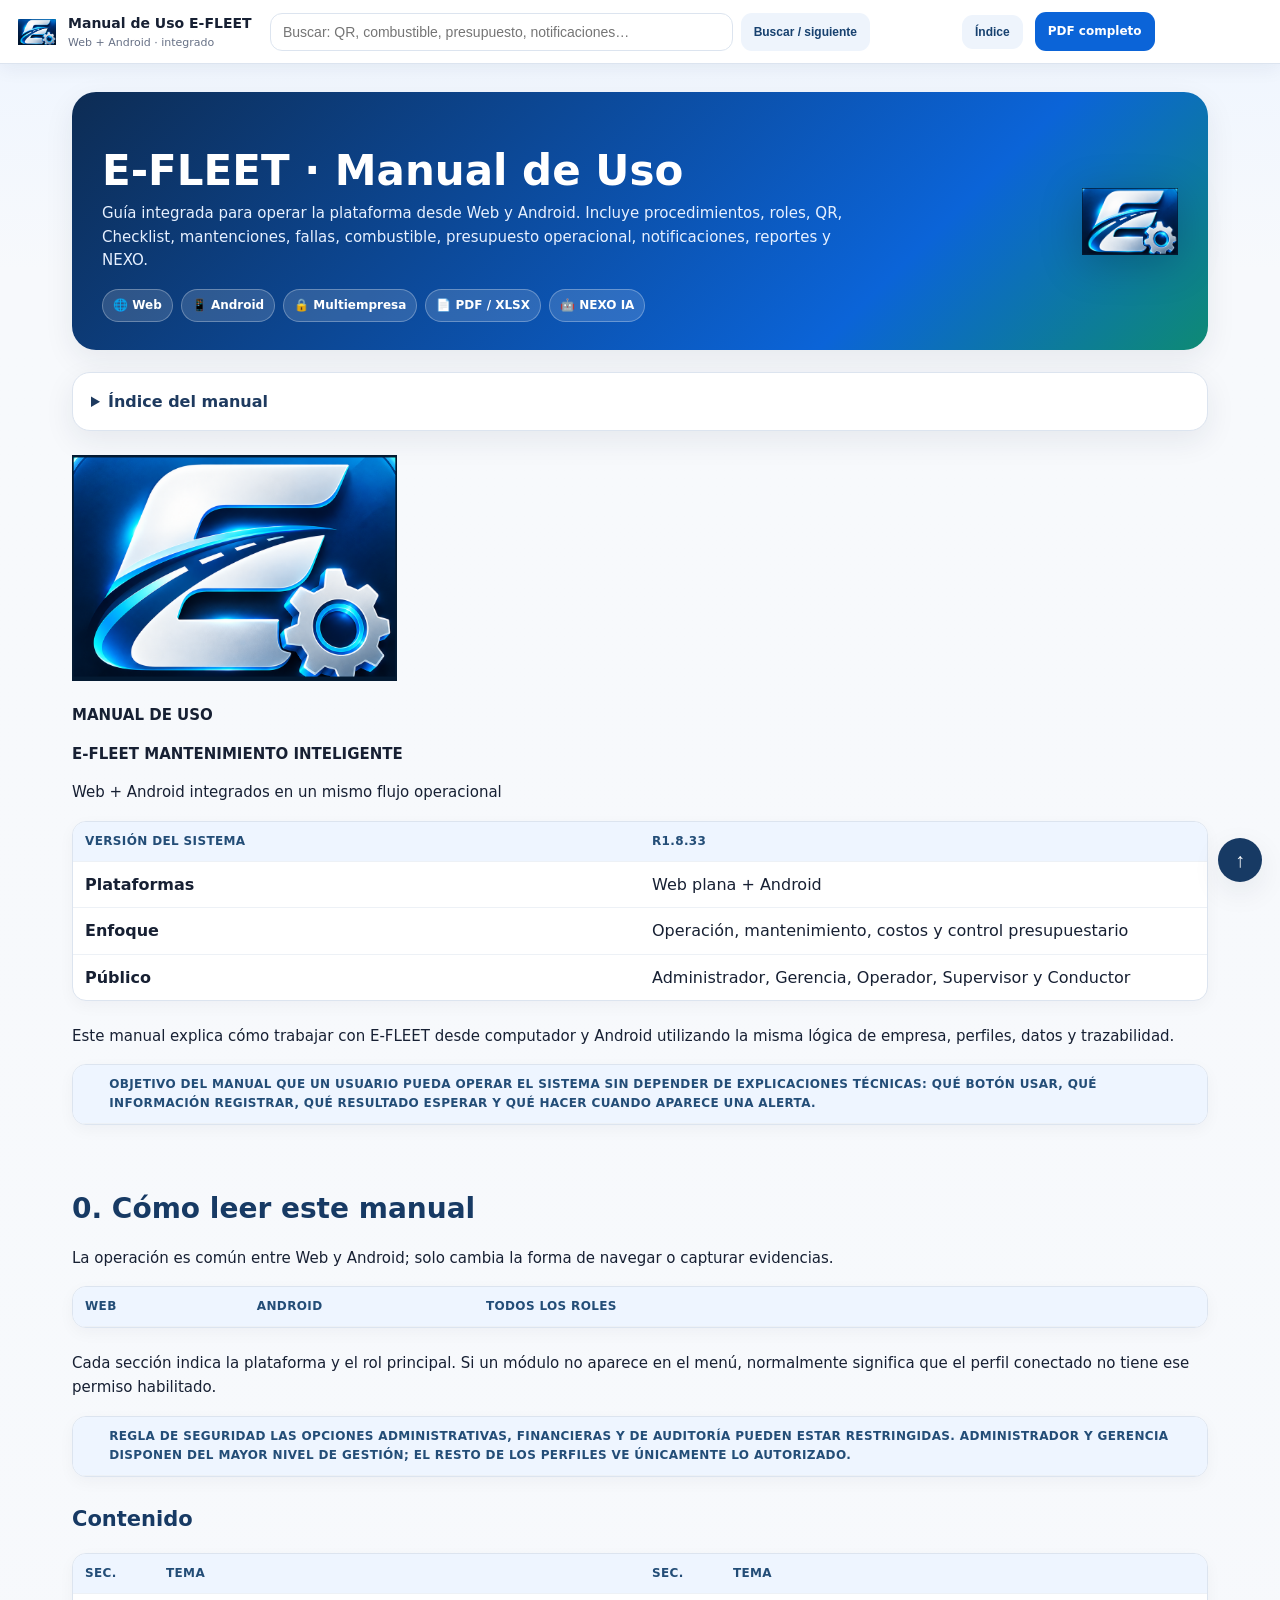
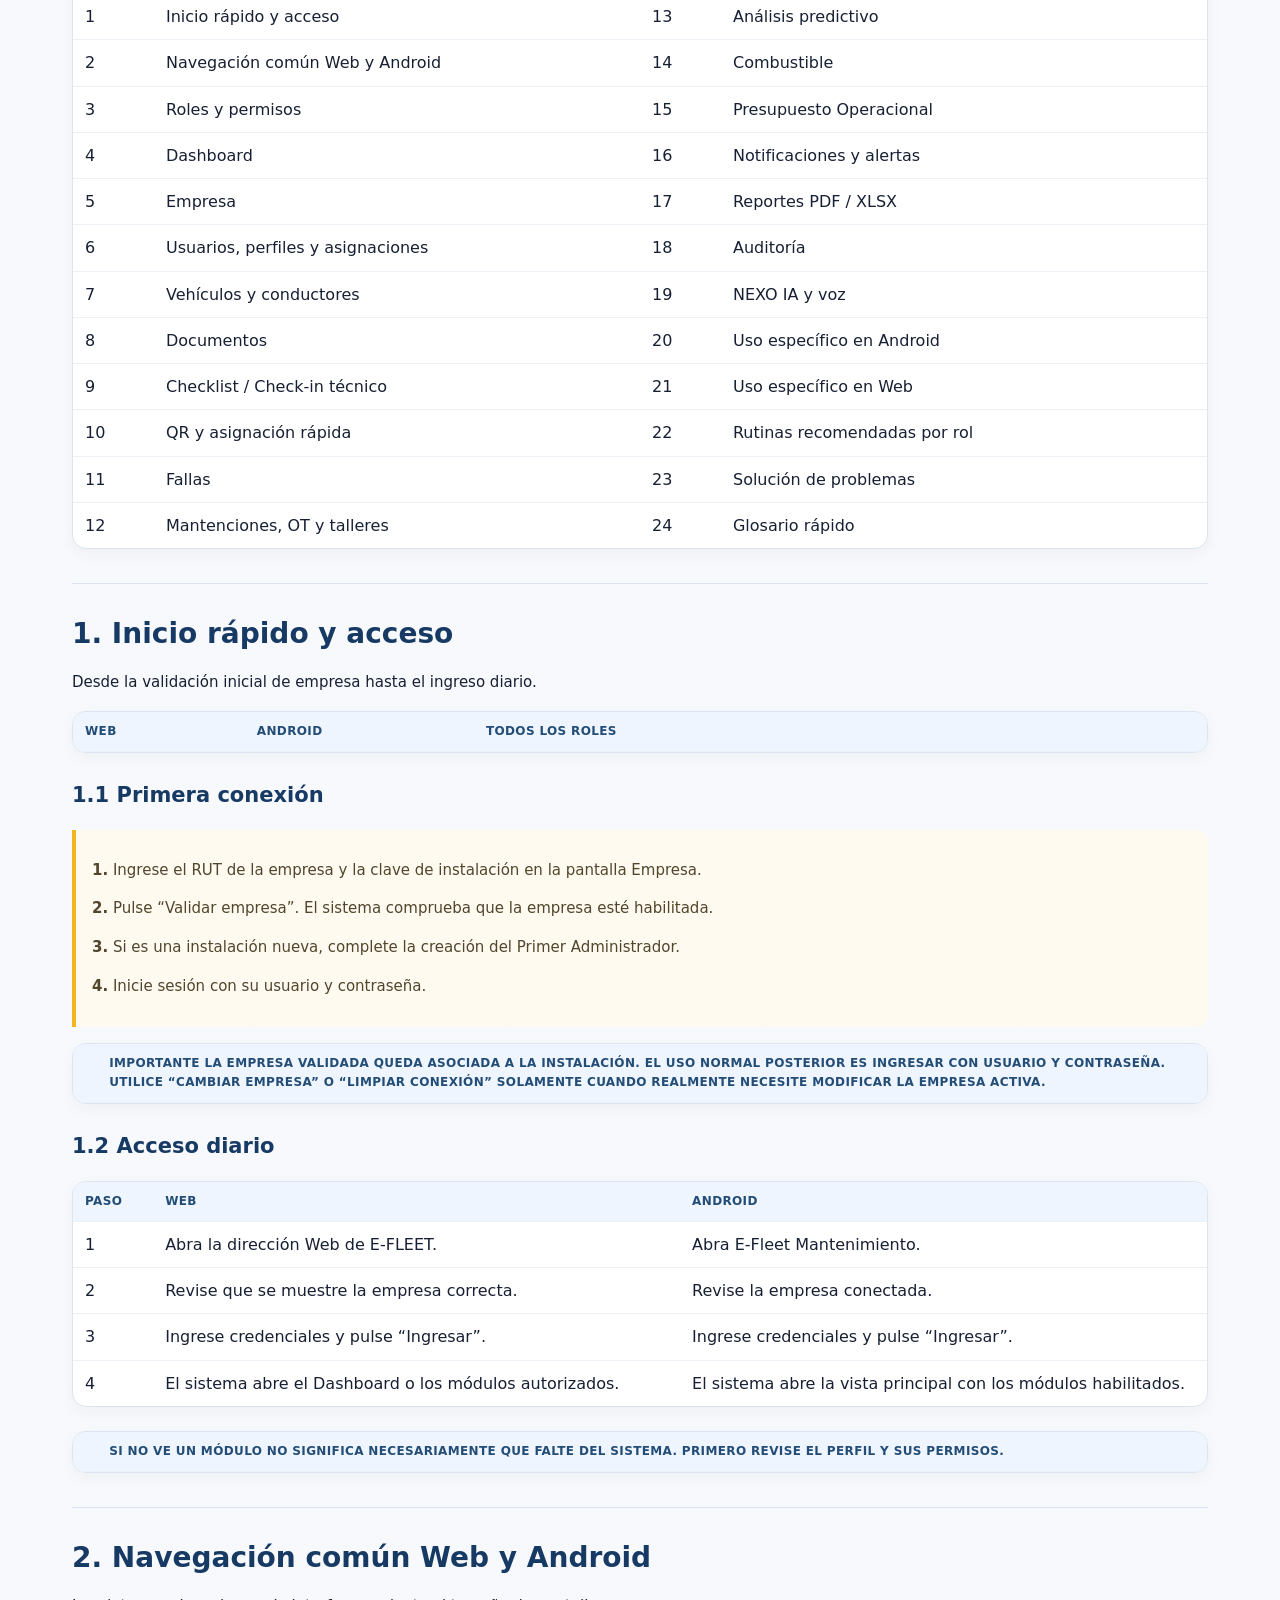
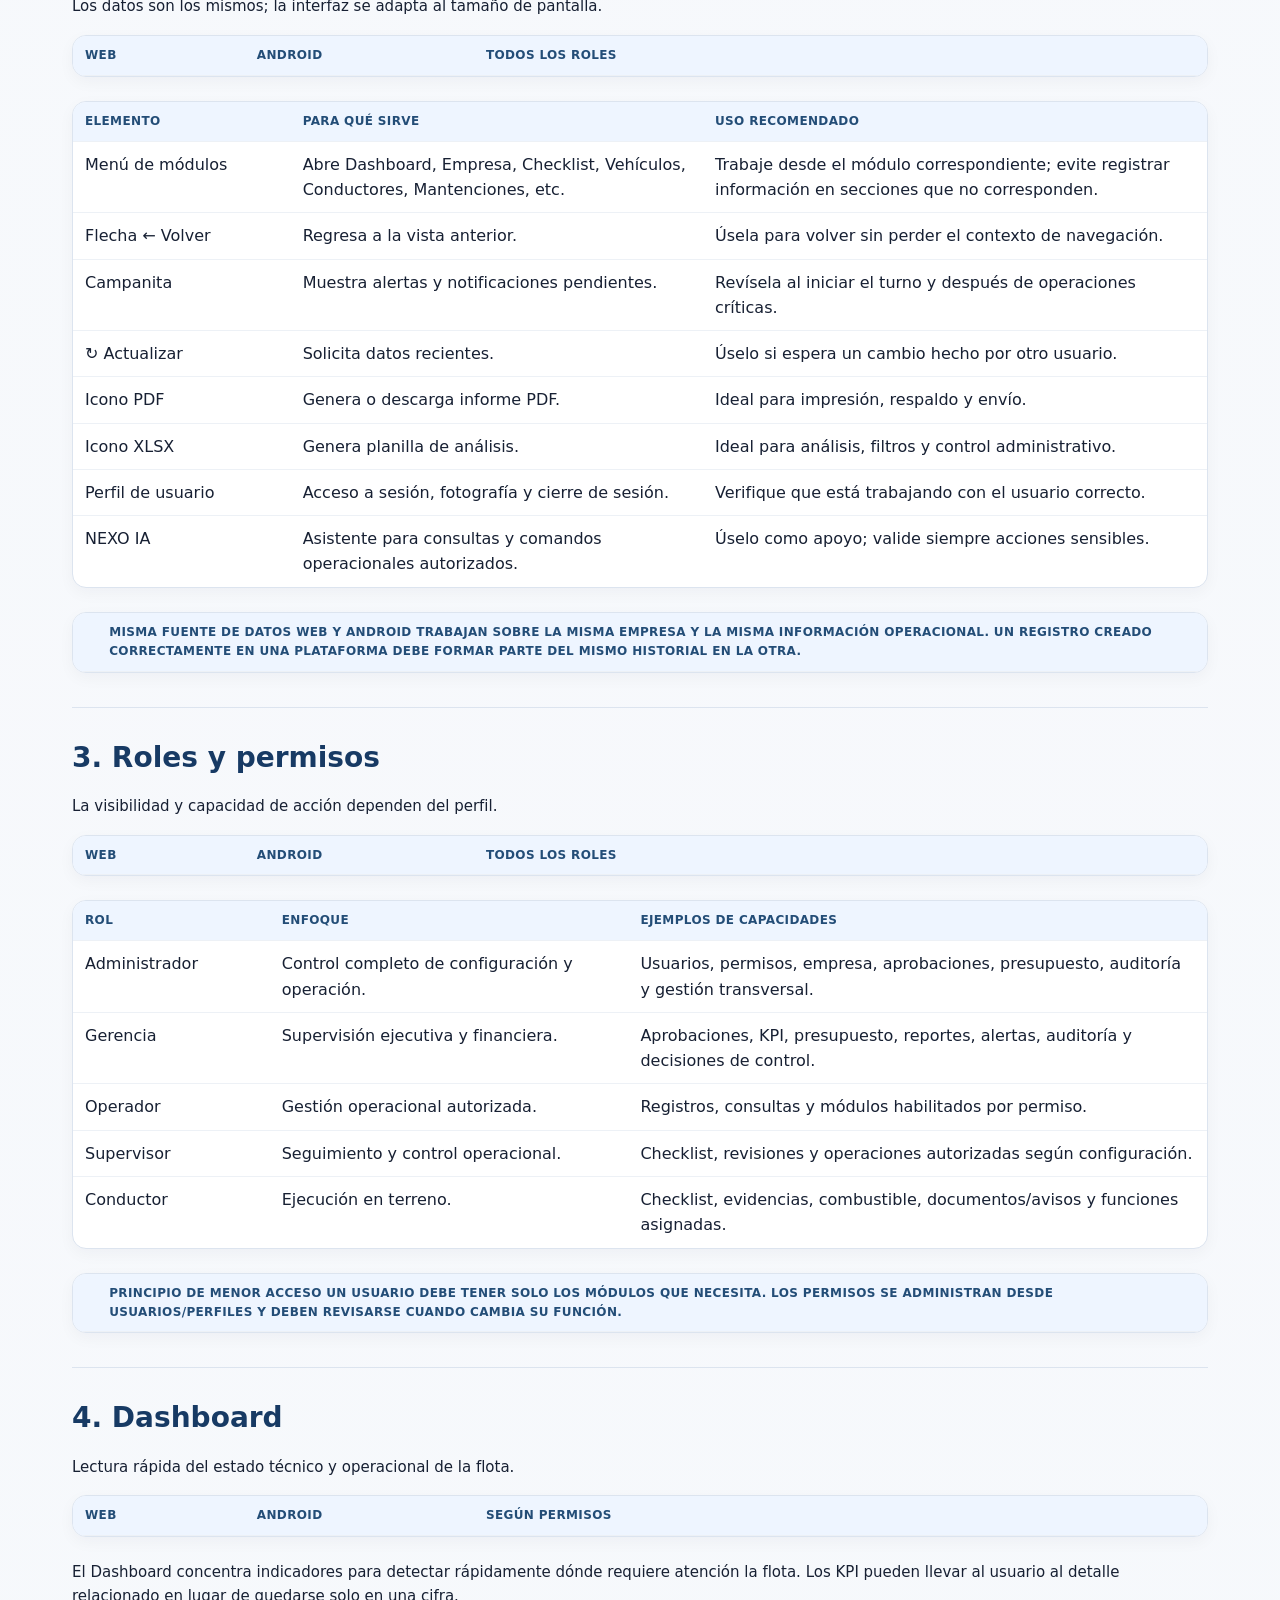
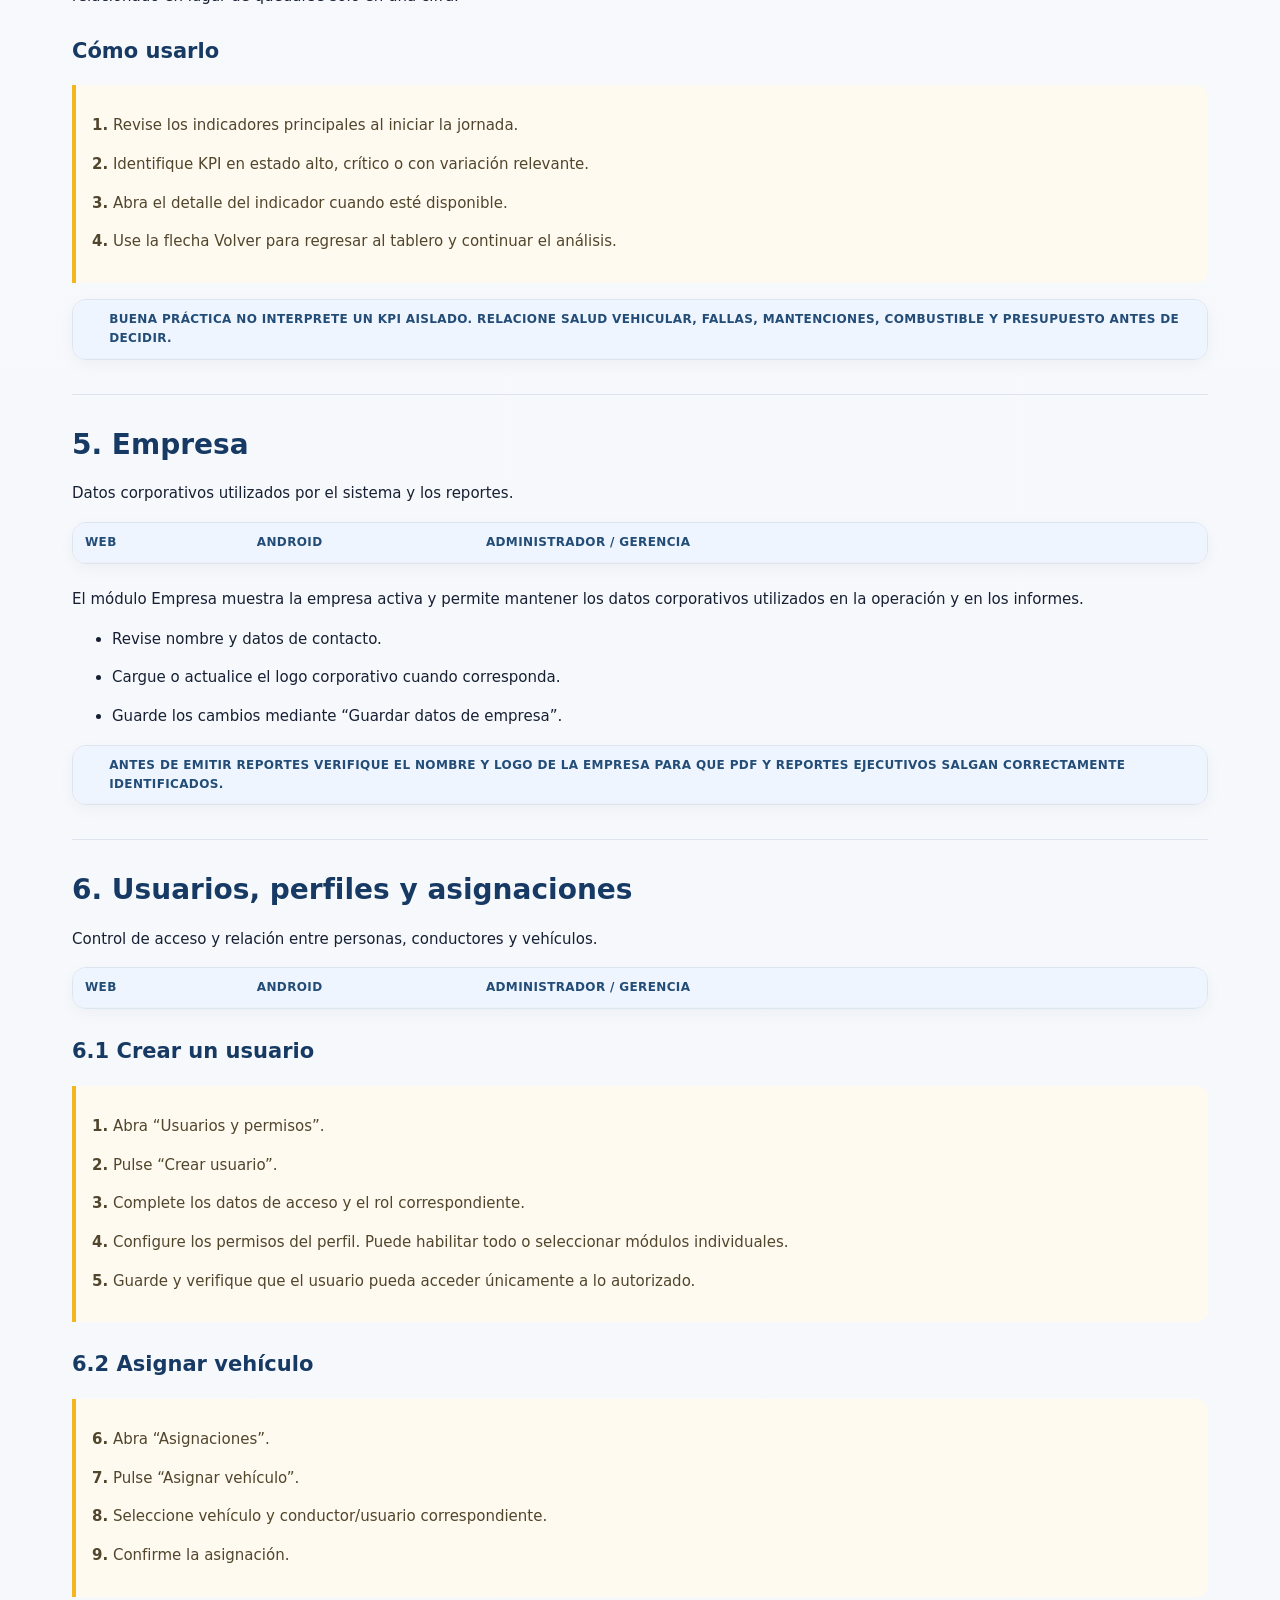
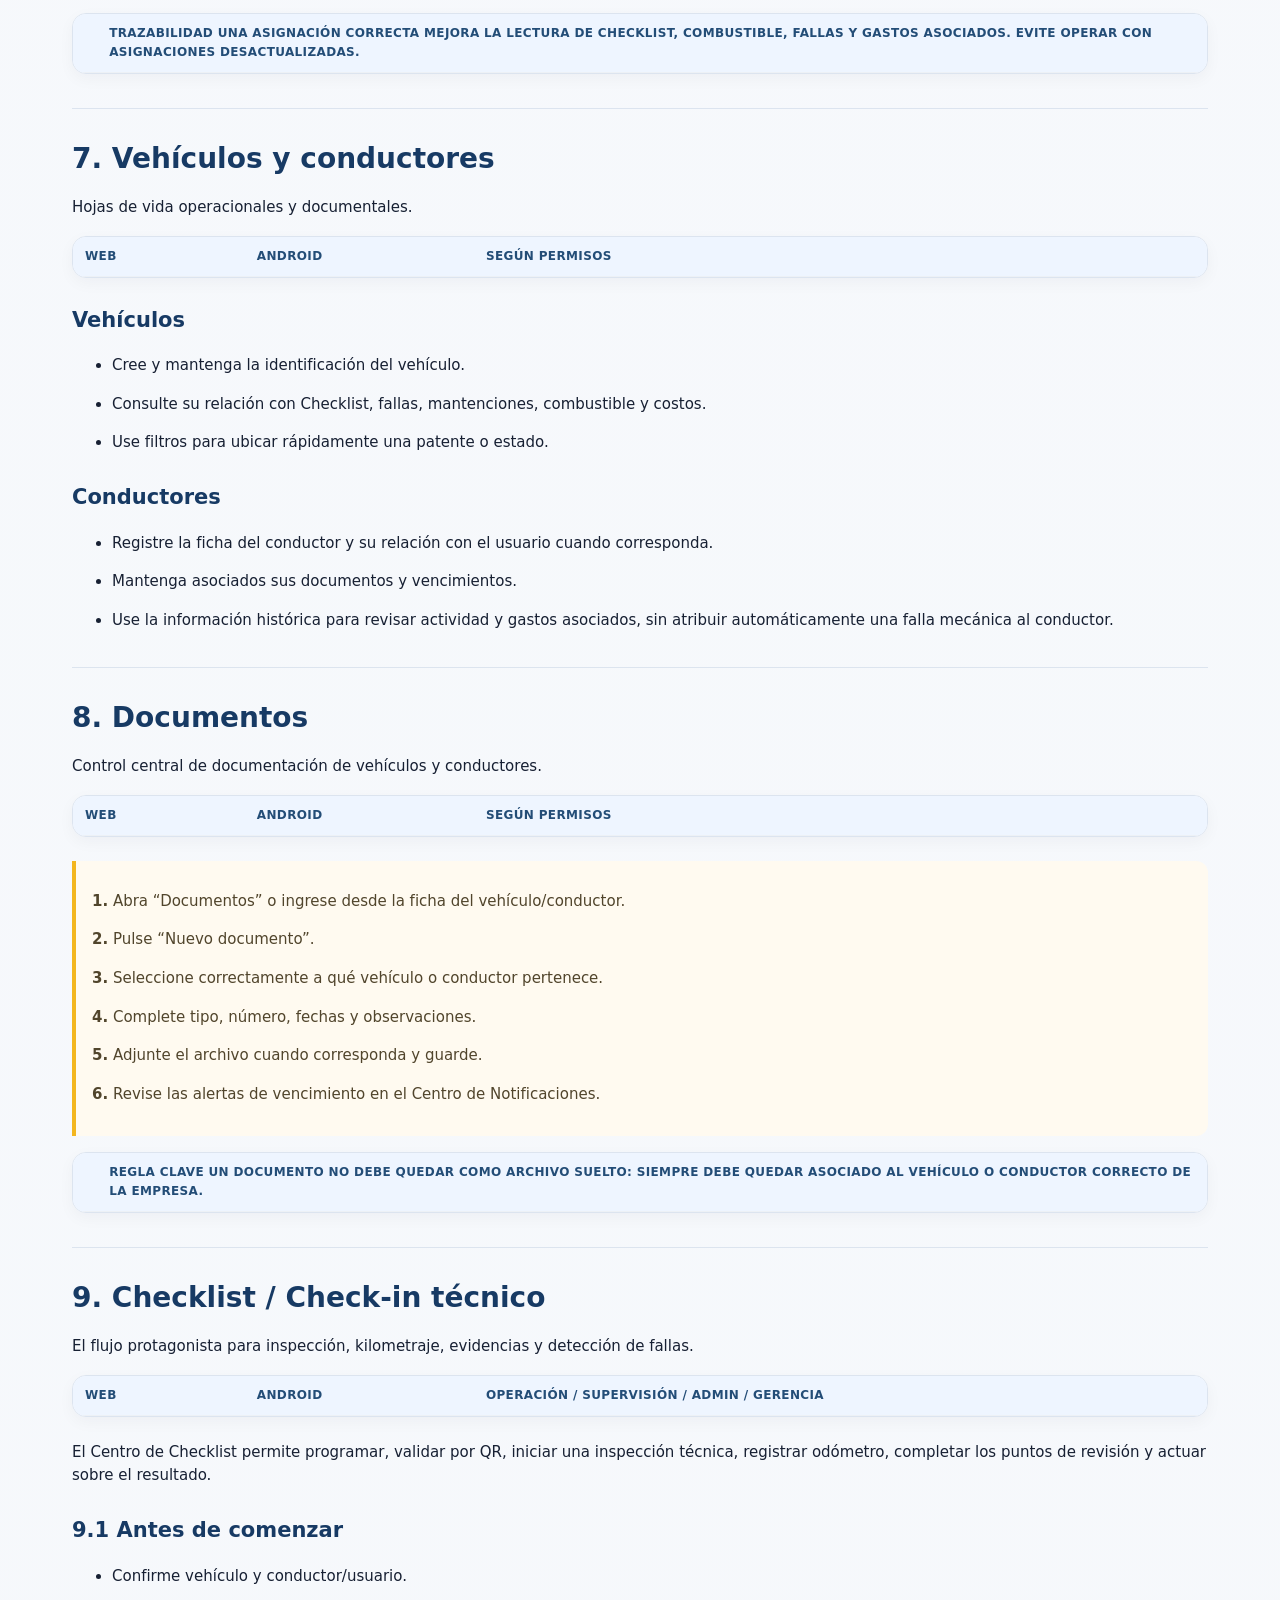
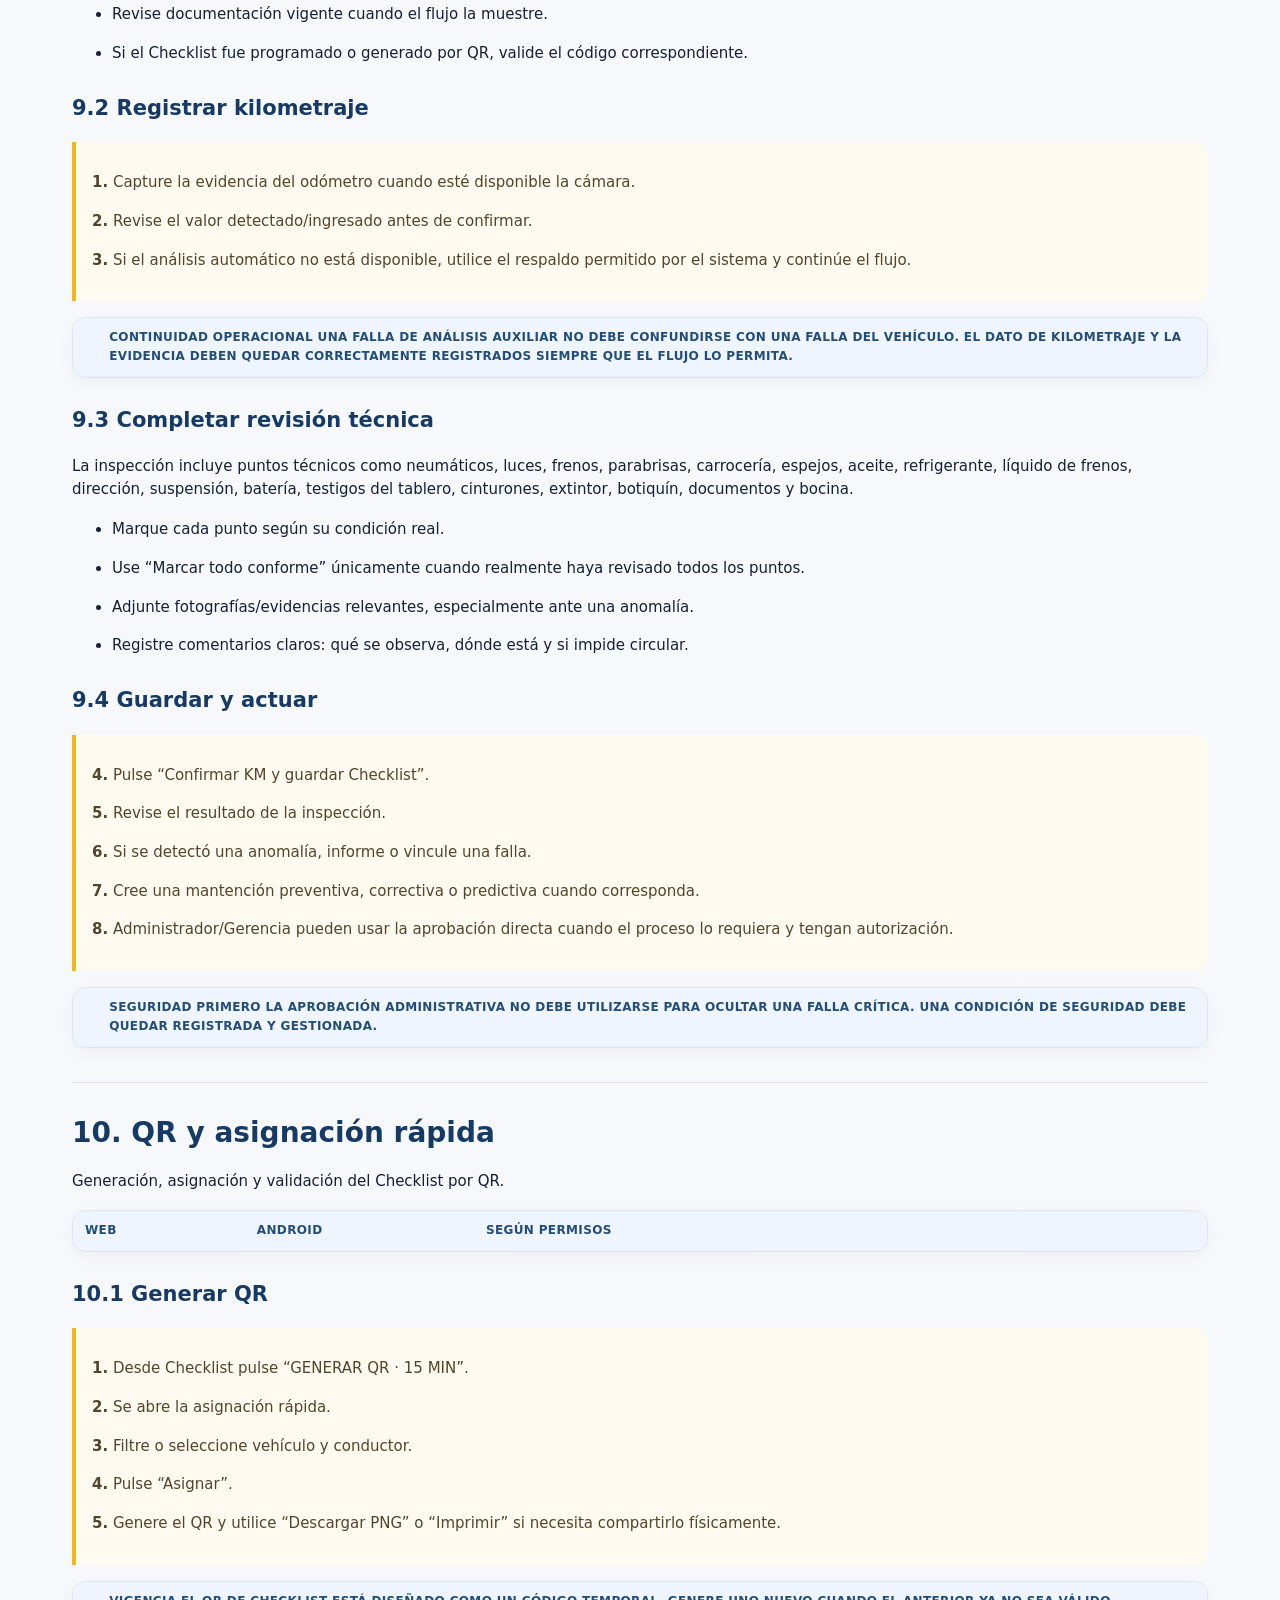
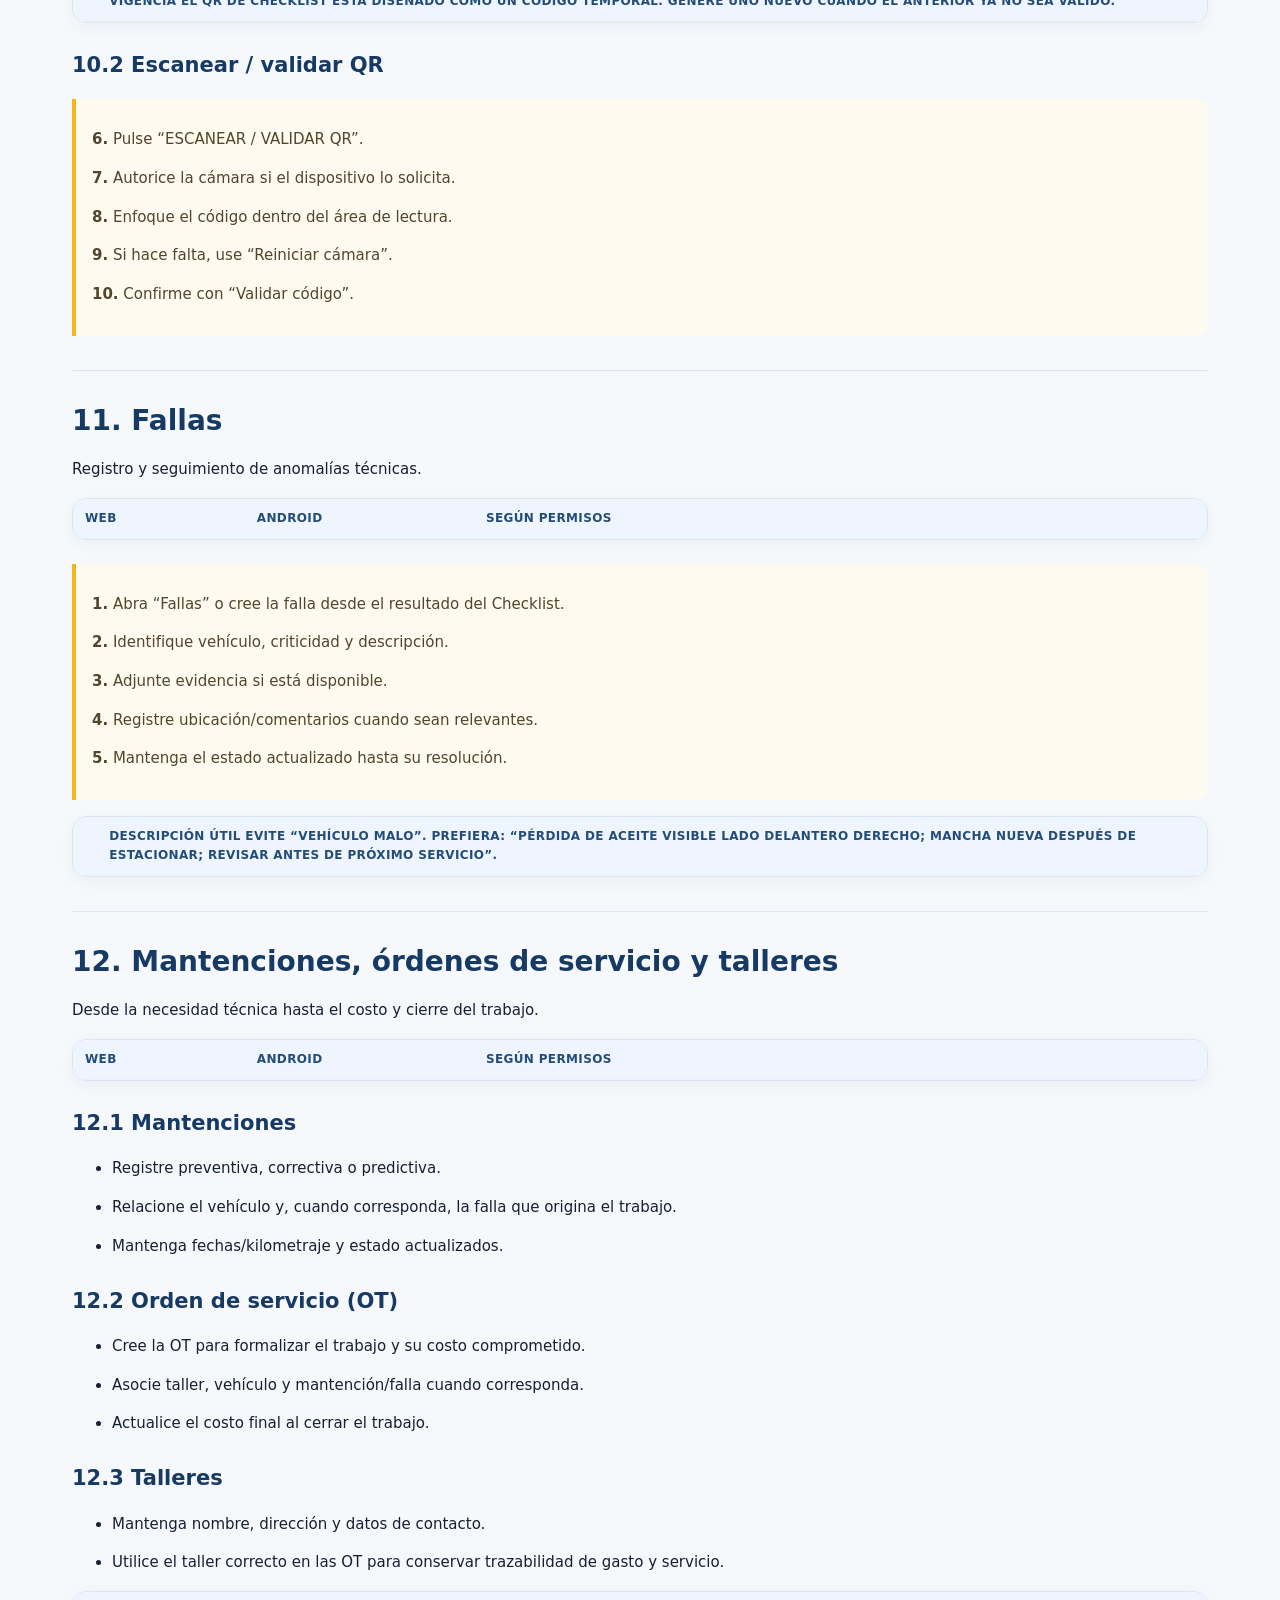
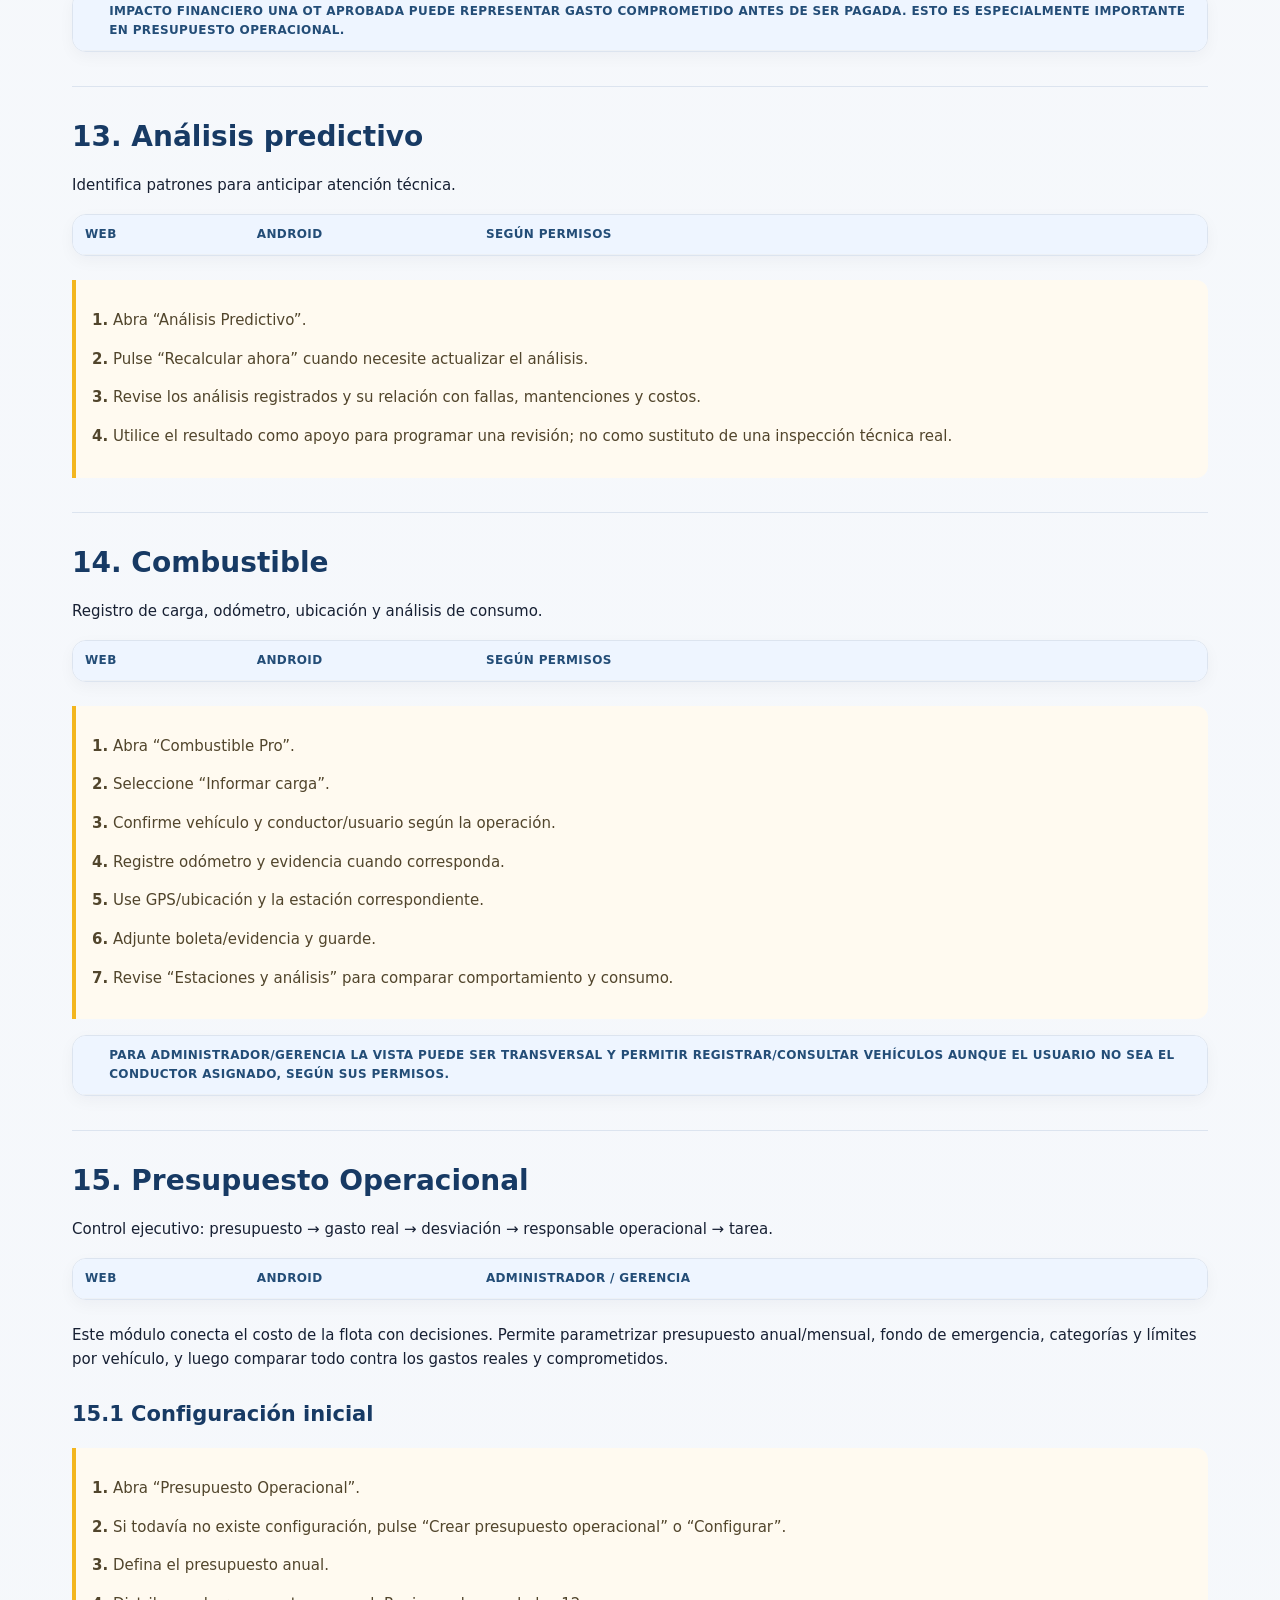
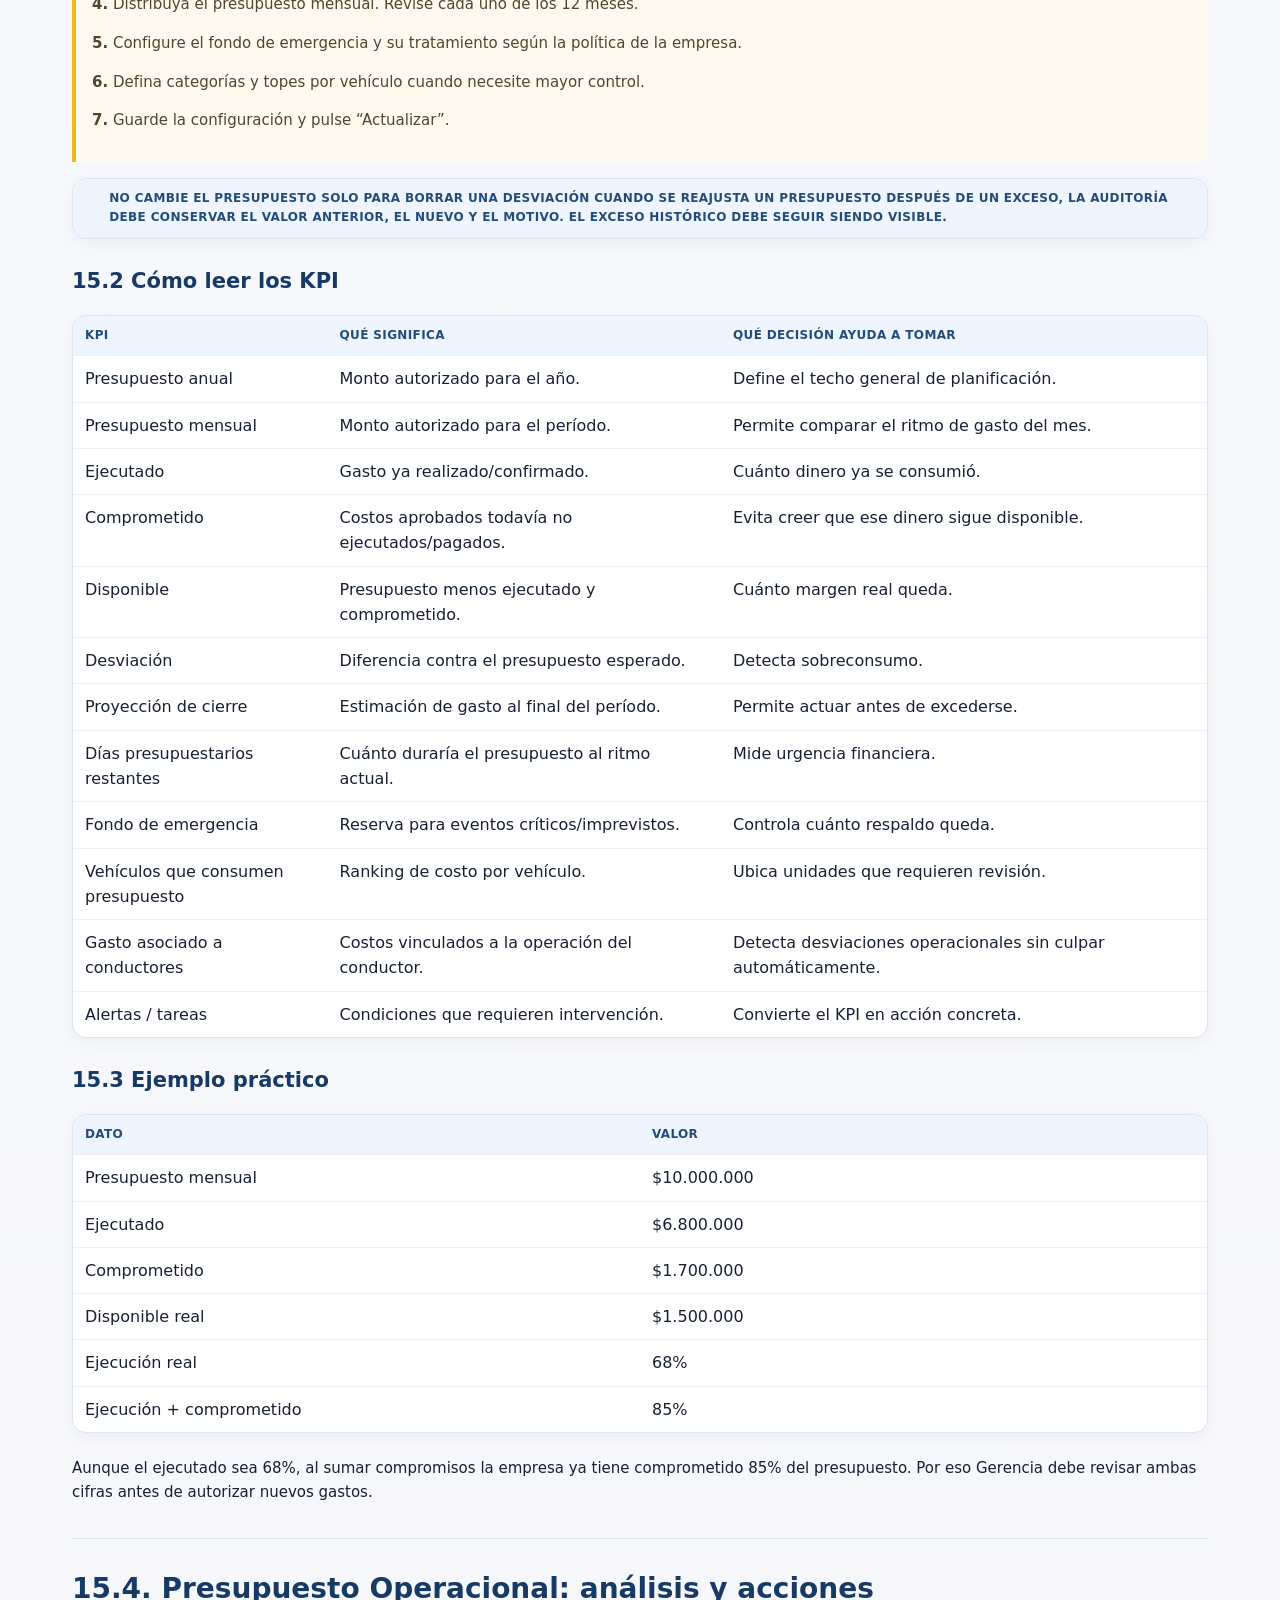
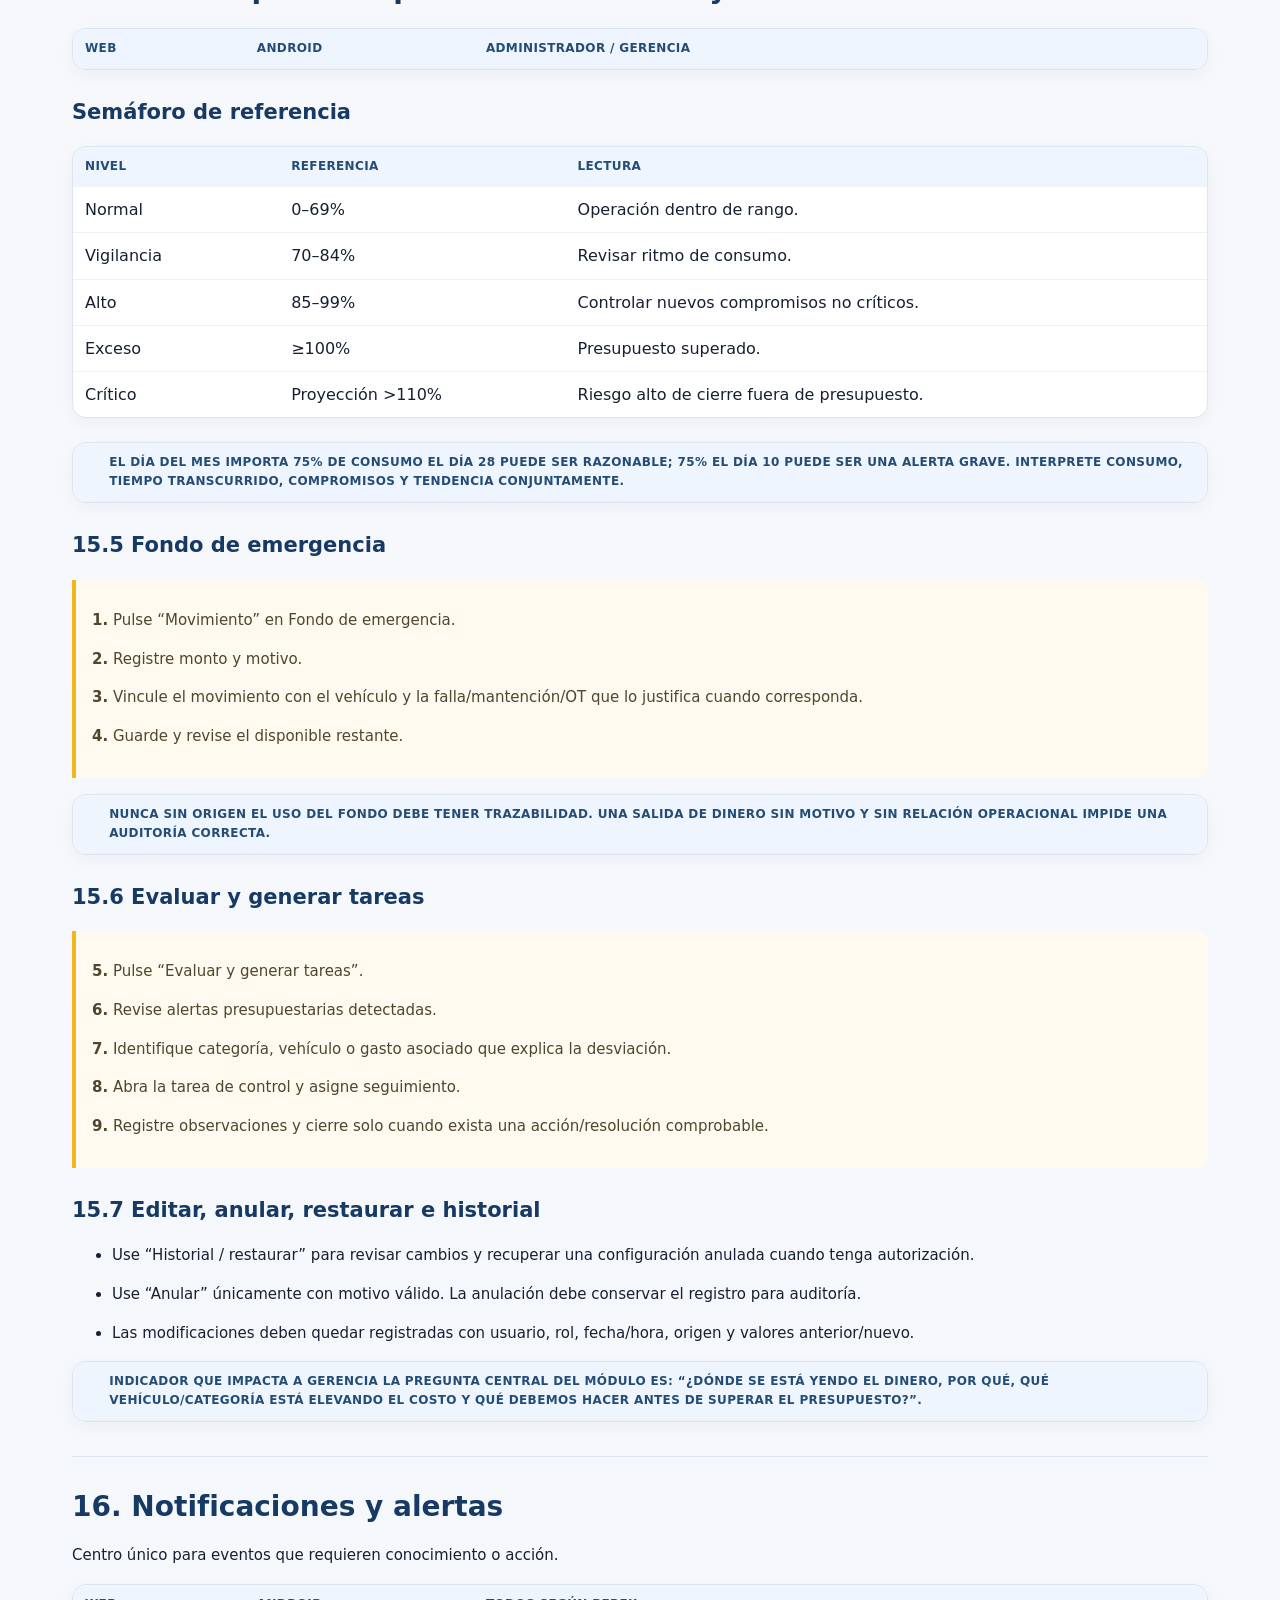
<file: manual.html>
<!doctype html><html lang="es"><head><meta charset="utf-8"><meta name="viewport" content="width=device-width,initial-scale=1"><title>E-FLEET · Manual de Uso Web + Android</title><style>
:root{--bg:#f4f7fb;--card:#fff;--text:#172033;--muted:#667085;--line:#dce4ef;--brand:#0b64d8;--brand2:#0e8a74;--accent:#f3b61f;--shadow:0 10px 30px rgba(20,35,60,.08)}
*{box-sizing:border-box}html{scroll-behavior:smooth;background:var(--bg)}body{margin:0;color:var(--text);font-family:Inter,ui-sans-serif,system-ui,-apple-system,"Segoe UI",Roboto,Arial,sans-serif;line-height:1.58;background:linear-gradient(180deg,#eef5ff 0,#f7f9fc 270px,#f4f7fb 100%)}
a{color:var(--brand);text-decoration:none}a:hover{text-decoration:underline}.manual-topbar{position:sticky;top:0;z-index:20;display:flex;gap:12px;align-items:center;padding:12px 18px;background:rgba(255,255,255,.96);backdrop-filter:blur(10px);border-bottom:1px solid var(--line);box-shadow:0 5px 18px rgba(20,35,60,.06)}.manual-topbar img{width:38px;height:38px;object-fit:contain}.manual-topbar .brand{min-width:190px}.manual-topbar strong{display:block;font-size:14px}.manual-topbar small{display:block;color:var(--muted);font-size:11px}.manual-search{display:flex;gap:8px;flex:1;max-width:680px}.manual-search input{width:100%;border:1px solid var(--line);border-radius:12px;padding:10px 12px;font-size:14px;outline:none;background:#fff}.manual-search input:focus{border-color:var(--brand);box-shadow:0 0 0 3px rgba(11,100,216,.12)}.manual-topbar button,.manual-topbar a.action{border:0;border-radius:11px;padding:10px 13px;font-weight:700;font-size:12px;cursor:pointer;background:#eef4fc;color:#17416f;text-decoration:none;white-space:nowrap}.manual-topbar a.primary{background:var(--brand);color:#fff}.manual-shell{max-width:1180px;margin:0 auto;padding:28px 22px 60px}.manual-hero{display:grid;grid-template-columns:1fr auto;gap:24px;align-items:center;background:linear-gradient(135deg,#0d2c54,#0b64d8 72%,#0e8a74);color:white;border-radius:24px;padding:28px 30px;box-shadow:var(--shadow);margin-bottom:22px}.manual-hero h1{margin:0 0 8px;font-size:clamp(26px,4vw,42px);line-height:1.08;color:#fff}.manual-hero p{margin:0;color:#e6f0ff;max-width:760px}.manual-hero img{width:96px;height:96px;object-fit:contain;filter:drop-shadow(0 8px 20px rgba(0,0,0,.2))}.platform-badges{display:flex;gap:8px;flex-wrap:wrap;margin-top:16px}.platform-badges span{background:rgba(255,255,255,.14);border:1px solid rgba(255,255,255,.28);padding:6px 10px;border-radius:999px;font-size:12px;font-weight:700}.toc-panel{background:var(--card);border:1px solid var(--line);border-radius:18px;padding:0 18px;margin:0 0 24px;box-shadow:var(--shadow)}.toc-panel summary{cursor:pointer;font-weight:800;padding:16px 0;color:#1e3a5f}.toc-panel[open] summary{border-bottom:1px solid var(--line)}#TOC{padding:12px 0 18px}#TOC ul{columns:2;column-gap:26px;padding-left:18px}#TOC li{break-inside:avoid;margin:5px 0}#TOC li ul{columns:1;margin:4px 0 8px}h1,h2,h3{scroll-margin-top:82px;color:#173a64}h1{margin:34px 0 14px;font-size:28px;border-top:1px solid var(--line);padding-top:28px}h1:first-of-type{border-top:0}h2{font-size:21px;margin-top:26px}h3{font-size:17px}p,li{font-size:15px}blockquote{margin:16px 0;padding:14px 16px;border-left:4px solid var(--accent);background:#fffaf0;border-radius:0 12px 12px 0;color:#51452c}table{width:100%;border-collapse:separate;border-spacing:0;margin:16px 0 24px;background:#fff;border:1px solid var(--line);border-radius:14px;overflow:hidden;box-shadow:0 5px 16px rgba(20,35,60,.04)}thead th{background:#eef5ff;color:#234d77;font-size:12px;text-transform:uppercase;letter-spacing:.03em}th,td{padding:10px 12px;border-bottom:1px solid #edf1f6;text-align:left;vertical-align:top}tr:last-child td{border-bottom:0}code{background:#eef3f8;padding:2px 5px;border-radius:6px;font-size:.9em}img{max-width:100%;height:auto}body>p:last-child{text-align:center}.search-hit{background:#fff2a8;border-radius:3px;padding:0 1px}.search-count{font-size:12px;color:var(--muted);min-width:72px;text-align:right}.back-top{position:fixed;right:18px;bottom:18px;width:44px;height:44px;border-radius:50%;border:0;background:#173a64;color:#fff;font-size:20px;box-shadow:var(--shadow);cursor:pointer;z-index:19}
@media(max-width:760px){.manual-topbar{flex-wrap:wrap;padding:10px}.manual-topbar .brand{min-width:0;flex:1}.manual-search{order:3;max-width:none;width:100%}.manual-topbar a.action{display:none}.manual-shell{padding:16px 12px 48px}.manual-hero{grid-template-columns:1fr;padding:22px}.manual-hero img{display:none}#TOC ul{columns:1}h1{font-size:24px}table{display:block;overflow-x:auto;white-space:normal}}
@media print{.manual-topbar,.back-top,.toc-panel{display:none!important}.manual-shell{max-width:none;padding:0}.manual-hero{box-shadow:none;color:#111;background:#fff;border:1px solid #ddd}.manual-hero h1{color:#111}.manual-hero p{color:#333}}
</style></head><body>
<div class="manual-topbar"><img src="efleet-manual-mark.png" alt="E-FLEET"><div class="brand"><strong>Manual de Uso E-FLEET</strong><small>Web + Android · integrado</small></div><div class="manual-search"><input id="manualSearch" type="search" placeholder="Buscar: QR, combustible, presupuesto, notificaciones…"><button id="manualSearchBtn" type="button">Buscar / siguiente</button><span id="searchCount" class="search-count"></span></div><button id="tocToggle" type="button">Índice</button><a class="action primary" href="MANUAL_USO_E_FLEET_WEB_ANDROID.pdf" target="_blank">PDF completo</a></div>
<main class="manual-shell"><section class="manual-hero"><div><h1>E-FLEET · Manual de Uso</h1><p>Guía integrada para operar la plataforma desde Web y Android. Incluye procedimientos, roles, QR, Checklist, mantenciones, fallas, combustible, presupuesto operacional, notificaciones, reportes y NEXO.</p><div class="platform-badges"><span>🌐 Web</span><span>📱 Android</span><span>🔒 Multiempresa</span><span>📄 PDF / XLSX</span><span>🤖 NEXO IA</span></div></div><img src="efleet-manual-mark.png" alt="E-FLEET"></section>

<details id="tocPanel" class="toc-panel"><summary>Índice del manual</summary><nav id="TOC" role="doc-toc">
<ul>
<li><a href="#cómo-leer-este-manual" id="toc-cómo-leer-este-manual">0.
Cómo leer este manual</a>
<ul>
<li><a href="#contenido" id="toc-contenido">Contenido</a></li>
</ul></li>
<li><a href="#inicio-rápido-y-acceso" id="toc-inicio-rápido-y-acceso">1.
Inicio rápido y acceso</a>
<ul>
<li><a href="#primera-conexión" id="toc-primera-conexión">1.1 Primera
conexión</a></li>
<li><a href="#acceso-diario" id="toc-acceso-diario">1.2 Acceso
diario</a></li>
</ul></li>
<li><a href="#navegación-común-web-y-android"
id="toc-navegación-común-web-y-android">2. Navegación común Web y
Android</a></li>
<li><a href="#roles-y-permisos" id="toc-roles-y-permisos">3. Roles y
permisos</a></li>
<li><a href="#dashboard" id="toc-dashboard">4. Dashboard</a>
<ul>
<li><a href="#cómo-usarlo" id="toc-cómo-usarlo">Cómo usarlo</a></li>
</ul></li>
<li><a href="#empresa" id="toc-empresa">5. Empresa</a></li>
<li><a href="#usuarios-perfiles-y-asignaciones"
id="toc-usuarios-perfiles-y-asignaciones">6. Usuarios, perfiles y
asignaciones</a>
<ul>
<li><a href="#crear-un-usuario" id="toc-crear-un-usuario">6.1 Crear un
usuario</a></li>
<li><a href="#asignar-vehículo" id="toc-asignar-vehículo">6.2 Asignar
vehículo</a></li>
</ul></li>
<li><a href="#vehículos-y-conductores"
id="toc-vehículos-y-conductores">7. Vehículos y conductores</a>
<ul>
<li><a href="#vehículos" id="toc-vehículos">Vehículos</a></li>
<li><a href="#conductores" id="toc-conductores">Conductores</a></li>
</ul></li>
<li><a href="#documentos" id="toc-documentos">8. Documentos</a></li>
<li><a href="#checklist-check-in-técnico"
id="toc-checklist-check-in-técnico">9. Checklist / Check-in técnico</a>
<ul>
<li><a href="#antes-de-comenzar" id="toc-antes-de-comenzar">9.1 Antes de
comenzar</a></li>
<li><a href="#registrar-kilometraje" id="toc-registrar-kilometraje">9.2
Registrar kilometraje</a></li>
<li><a href="#completar-revisión-técnica"
id="toc-completar-revisión-técnica">9.3 Completar revisión
técnica</a></li>
<li><a href="#guardar-y-actuar" id="toc-guardar-y-actuar">9.4 Guardar y
actuar</a></li>
</ul></li>
<li><a href="#qr-y-asignación-rápida"
id="toc-qr-y-asignación-rápida">10. QR y asignación rápida</a>
<ul>
<li><a href="#generar-qr" id="toc-generar-qr">10.1 Generar QR</a></li>
<li><a href="#escanear-validar-qr" id="toc-escanear-validar-qr">10.2
Escanear / validar QR</a></li>
</ul></li>
<li><a href="#fallas" id="toc-fallas">11. Fallas</a></li>
<li><a href="#mantenciones-órdenes-de-servicio-y-talleres"
id="toc-mantenciones-órdenes-de-servicio-y-talleres">12. Mantenciones,
órdenes de servicio y talleres</a>
<ul>
<li><a href="#mantenciones" id="toc-mantenciones">12.1
Mantenciones</a></li>
<li><a href="#orden-de-servicio-ot" id="toc-orden-de-servicio-ot">12.2
Orden de servicio (OT)</a></li>
<li><a href="#talleres" id="toc-talleres">12.3 Talleres</a></li>
</ul></li>
<li><a href="#análisis-predictivo" id="toc-análisis-predictivo">13.
Análisis predictivo</a></li>
<li><a href="#combustible" id="toc-combustible">14. Combustible</a></li>
<li><a href="#presupuesto-operacional"
id="toc-presupuesto-operacional">15. Presupuesto Operacional</a>
<ul>
<li><a href="#configuración-inicial" id="toc-configuración-inicial">15.1
Configuración inicial</a></li>
<li><a href="#cómo-leer-los-kpi" id="toc-cómo-leer-los-kpi">15.2 Cómo
leer los KPI</a></li>
<li><a href="#ejemplo-práctico" id="toc-ejemplo-práctico">15.3 Ejemplo
práctico</a></li>
</ul></li>
<li><a href="#presupuesto-operacional-análisis-y-acciones"
id="toc-presupuesto-operacional-análisis-y-acciones">15.4. Presupuesto
Operacional: análisis y acciones</a>
<ul>
<li><a href="#semáforo-de-referencia"
id="toc-semáforo-de-referencia">Semáforo de referencia</a></li>
<li><a href="#fondo-de-emergencia" id="toc-fondo-de-emergencia">15.5
Fondo de emergencia</a></li>
<li><a href="#evaluar-y-generar-tareas"
id="toc-evaluar-y-generar-tareas">15.6 Evaluar y generar tareas</a></li>
<li><a href="#editar-anular-restaurar-e-historial"
id="toc-editar-anular-restaurar-e-historial">15.7 Editar, anular,
restaurar e historial</a></li>
</ul></li>
<li><a href="#notificaciones-y-alertas"
id="toc-notificaciones-y-alertas">16. Notificaciones y alertas</a></li>
<li><a href="#reportes-pdf-xlsx" id="toc-reportes-pdf-xlsx">17. Reportes
PDF / XLSX</a>
<ul>
<li><a href="#pdf" id="toc-pdf">PDF</a></li>
<li><a href="#xlsx" id="toc-xlsx">XLSX</a></li>
</ul></li>
<li><a href="#auditoría" id="toc-auditoría">18. Auditoría</a></li>
<li><a href="#nexo-ia-y-voz" id="toc-nexo-ia-y-voz">19. NEXO IA y
voz</a>
<ul>
<li><a href="#ejemplos-de-uso" id="toc-ejemplos-de-uso">Ejemplos de
uso</a></li>
</ul></li>
<li><a href="#uso-específico-en-android"
id="toc-uso-específico-en-android">20. Uso específico en
Android</a></li>
<li><a href="#uso-específico-en-web" id="toc-uso-específico-en-web">21.
Uso específico en Web</a></li>
<li><a href="#rutinas-recomendadas-por-rol"
id="toc-rutinas-recomendadas-por-rol">22. Rutinas recomendadas por
rol</a></li>
<li><a href="#solución-de-problemas" id="toc-solución-de-problemas">23.
Solución de problemas</a></li>
<li><a href="#glosario-rápido" id="toc-glosario-rápido">24. Glosario
rápido</a></li>
</ul>
</nav></details>
<p><img src="efleet-manual-mark.png"
style="width:3.38583in;height:2.35567in" /></p>
<p><strong>MANUAL DE USO</strong></p>
<p><strong>E-FLEET MANTENIMIENTO INTELIGENTE</strong></p>
<p>Web + Android integrados en un mismo flujo operacional</p>
<table>
<colgroup>
<col style="width: 50%" />
<col style="width: 50%" />
</colgroup>
<thead>
<tr class="header">
<th><strong>Versión del sistema</strong></th>
<th>R1.8.33</th>
</tr>
</thead>
<tbody>
<tr class="odd">
<td><strong>Plataformas</strong></td>
<td>Web plana + Android</td>
</tr>
<tr class="even">
<td><strong>Enfoque</strong></td>
<td>Operación, mantenimiento, costos y control presupuestario</td>
</tr>
<tr class="odd">
<td><strong>Público</strong></td>
<td>Administrador, Gerencia, Operador, Supervisor y Conductor</td>
</tr>
</tbody>
</table>
<p>Este manual explica cómo trabajar con E-FLEET desde computador y
Android utilizando la misma lógica de empresa, perfiles, datos y
trazabilidad.</p>
<table>
<colgroup>
<col style="width: 2%" />
<col style="width: 97%" />
</colgroup>
<thead>
<tr class="header">
<th></th>
<th><strong>Objetivo del manual</strong> Que un usuario pueda operar el
sistema sin depender de explicaciones técnicas: qué botón usar, qué
información registrar, qué resultado esperar y qué hacer cuando aparece
una alerta.</th>
</tr>
</thead>
<tbody>
</tbody>
</table>
<h1 id="cómo-leer-este-manual">0. Cómo leer este manual</h1>
<p>La operación es común entre Web y Android; solo cambia la forma de
navegar o capturar evidencias.</p>
<table>
<colgroup>
<col style="width: 15%" />
<col style="width: 20%" />
<col style="width: 64%" />
</colgroup>
<thead>
<tr class="header">
<th><strong>WEB</strong></th>
<th><strong>ANDROID</strong></th>
<th><strong>TODOS LOS ROLES</strong></th>
</tr>
</thead>
<tbody>
</tbody>
</table>
<p>Cada sección indica la plataforma y el rol principal. Si un módulo no
aparece en el menú, normalmente significa que el perfil conectado no
tiene ese permiso habilitado.</p>
<table>
<colgroup>
<col style="width: 2%" />
<col style="width: 97%" />
</colgroup>
<thead>
<tr class="header">
<th></th>
<th><strong>Regla de seguridad</strong> Las opciones administrativas,
financieras y de auditoría pueden estar restringidas. Administrador y
Gerencia disponen del mayor nivel de gestión; el resto de los perfiles
ve únicamente lo autorizado.</th>
</tr>
</thead>
<tbody>
</tbody>
</table>
<h2 id="contenido">Contenido</h2>
<table>
<colgroup>
<col style="width: 7%" />
<col style="width: 42%" />
<col style="width: 7%" />
<col style="width: 42%" />
</colgroup>
<thead>
<tr class="header">
<th><strong>Sec.</strong></th>
<th><strong>Tema</strong></th>
<th><strong>Sec.</strong></th>
<th><strong>Tema</strong></th>
</tr>
</thead>
<tbody>
<tr class="odd">
<td>1</td>
<td>Inicio rápido y acceso</td>
<td>13</td>
<td>Análisis predictivo</td>
</tr>
<tr class="even">
<td>2</td>
<td>Navegación común Web y Android</td>
<td>14</td>
<td>Combustible</td>
</tr>
<tr class="odd">
<td>3</td>
<td>Roles y permisos</td>
<td>15</td>
<td>Presupuesto Operacional</td>
</tr>
<tr class="even">
<td>4</td>
<td>Dashboard</td>
<td>16</td>
<td>Notificaciones y alertas</td>
</tr>
<tr class="odd">
<td>5</td>
<td>Empresa</td>
<td>17</td>
<td>Reportes PDF / XLSX</td>
</tr>
<tr class="even">
<td>6</td>
<td>Usuarios, perfiles y asignaciones</td>
<td>18</td>
<td>Auditoría</td>
</tr>
<tr class="odd">
<td>7</td>
<td>Vehículos y conductores</td>
<td>19</td>
<td>NEXO IA y voz</td>
</tr>
<tr class="even">
<td>8</td>
<td>Documentos</td>
<td>20</td>
<td>Uso específico en Android</td>
</tr>
<tr class="odd">
<td>9</td>
<td>Checklist / Check-in técnico</td>
<td>21</td>
<td>Uso específico en Web</td>
</tr>
<tr class="even">
<td>10</td>
<td>QR y asignación rápida</td>
<td>22</td>
<td>Rutinas recomendadas por rol</td>
</tr>
<tr class="odd">
<td>11</td>
<td>Fallas</td>
<td>23</td>
<td>Solución de problemas</td>
</tr>
<tr class="even">
<td>12</td>
<td>Mantenciones, OT y talleres</td>
<td>24</td>
<td>Glosario rápido</td>
</tr>
</tbody>
</table>
<h1 id="inicio-rápido-y-acceso">1. Inicio rápido y acceso</h1>
<p>Desde la validación inicial de empresa hasta el ingreso diario.</p>
<table>
<colgroup>
<col style="width: 15%" />
<col style="width: 20%" />
<col style="width: 64%" />
</colgroup>
<thead>
<tr class="header">
<th><strong>WEB</strong></th>
<th><strong>ANDROID</strong></th>
<th><strong>TODOS LOS ROLES</strong></th>
</tr>
</thead>
<tbody>
</tbody>
</table>
<h2 id="primera-conexión">1.1 Primera conexión</h2>
<blockquote>
<p><strong>1.</strong> Ingrese el RUT de la empresa y la clave de
instalación en la pantalla Empresa.</p>
<p><strong>2.</strong> Pulse “Validar empresa”. El sistema comprueba que
la empresa esté habilitada.</p>
<p><strong>3.</strong> Si es una instalación nueva, complete la creación
del Primer Administrador.</p>
<p><strong>4.</strong> Inicie sesión con su usuario y contraseña.</p>
</blockquote>
<table>
<colgroup>
<col style="width: 2%" />
<col style="width: 97%" />
</colgroup>
<thead>
<tr class="header">
<th></th>
<th><strong>Importante</strong> La empresa validada queda asociada a la
instalación. El uso normal posterior es ingresar con usuario y
contraseña. Utilice “Cambiar empresa” o “Limpiar conexión” solamente
cuando realmente necesite modificar la empresa activa.</th>
</tr>
</thead>
<tbody>
</tbody>
</table>
<h2 id="acceso-diario">1.2 Acceso diario</h2>
<table>
<colgroup>
<col style="width: 7%" />
<col style="width: 46%" />
<col style="width: 46%" />
</colgroup>
<thead>
<tr class="header">
<th><strong>Paso</strong></th>
<th><strong>Web</strong></th>
<th><strong>Android</strong></th>
</tr>
</thead>
<tbody>
<tr class="odd">
<td>1</td>
<td>Abra la dirección Web de E-FLEET.</td>
<td>Abra E-Fleet Mantenimiento.</td>
</tr>
<tr class="even">
<td>2</td>
<td>Revise que se muestre la empresa correcta.</td>
<td>Revise la empresa conectada.</td>
</tr>
<tr class="odd">
<td>3</td>
<td>Ingrese credenciales y pulse “Ingresar”.</td>
<td>Ingrese credenciales y pulse “Ingresar”.</td>
</tr>
<tr class="even">
<td>4</td>
<td>El sistema abre el Dashboard o los módulos autorizados.</td>
<td>El sistema abre la vista principal con los módulos habilitados.</td>
</tr>
</tbody>
</table>
<table>
<colgroup>
<col style="width: 2%" />
<col style="width: 97%" />
</colgroup>
<thead>
<tr class="header">
<th></th>
<th><strong>Si no ve un módulo</strong> No significa necesariamente que
falte del sistema. Primero revise el perfil y sus permisos.</th>
</tr>
</thead>
<tbody>
</tbody>
</table>
<h1 id="navegación-común-web-y-android">2. Navegación común Web y
Android</h1>
<p>Los datos son los mismos; la interfaz se adapta al tamaño de
pantalla.</p>
<table>
<colgroup>
<col style="width: 15%" />
<col style="width: 20%" />
<col style="width: 64%" />
</colgroup>
<thead>
<tr class="header">
<th><strong>WEB</strong></th>
<th><strong>ANDROID</strong></th>
<th><strong>TODOS LOS ROLES</strong></th>
</tr>
</thead>
<tbody>
</tbody>
</table>
<table>
<colgroup>
<col style="width: 19%" />
<col style="width: 36%" />
<col style="width: 44%" />
</colgroup>
<thead>
<tr class="header">
<th><strong>Elemento</strong></th>
<th><strong>Para qué sirve</strong></th>
<th><strong>Uso recomendado</strong></th>
</tr>
</thead>
<tbody>
<tr class="odd">
<td>Menú de módulos</td>
<td>Abre Dashboard, Empresa, Checklist, Vehículos, Conductores,
Mantenciones, etc.</td>
<td>Trabaje desde el módulo correspondiente; evite registrar información
en secciones que no corresponden.</td>
</tr>
<tr class="even">
<td>Flecha ← Volver</td>
<td>Regresa a la vista anterior.</td>
<td>Úsela para volver sin perder el contexto de navegación.</td>
</tr>
<tr class="odd">
<td>Campanita</td>
<td>Muestra alertas y notificaciones pendientes.</td>
<td>Revísela al iniciar el turno y después de operaciones críticas.</td>
</tr>
<tr class="even">
<td>↻ Actualizar</td>
<td>Solicita datos recientes.</td>
<td>Úselo si espera un cambio hecho por otro usuario.</td>
</tr>
<tr class="odd">
<td>Icono PDF</td>
<td>Genera o descarga informe PDF.</td>
<td>Ideal para impresión, respaldo y envío.</td>
</tr>
<tr class="even">
<td>Icono XLSX</td>
<td>Genera planilla de análisis.</td>
<td>Ideal para análisis, filtros y control administrativo.</td>
</tr>
<tr class="odd">
<td>Perfil de usuario</td>
<td>Acceso a sesión, fotografía y cierre de sesión.</td>
<td>Verifique que está trabajando con el usuario correcto.</td>
</tr>
<tr class="even">
<td>NEXO IA</td>
<td>Asistente para consultas y comandos operacionales autorizados.</td>
<td>Úselo como apoyo; valide siempre acciones sensibles.</td>
</tr>
</tbody>
</table>
<table>
<colgroup>
<col style="width: 2%" />
<col style="width: 97%" />
</colgroup>
<thead>
<tr class="header">
<th></th>
<th><strong>Misma fuente de datos</strong> Web y Android trabajan sobre
la misma empresa y la misma información operacional. Un registro creado
correctamente en una plataforma debe formar parte del mismo historial en
la otra.</th>
</tr>
</thead>
<tbody>
</tbody>
</table>
<h1 id="roles-y-permisos">3. Roles y permisos</h1>
<p>La visibilidad y capacidad de acción dependen del perfil.</p>
<table>
<colgroup>
<col style="width: 15%" />
<col style="width: 20%" />
<col style="width: 64%" />
</colgroup>
<thead>
<tr class="header">
<th><strong>WEB</strong></th>
<th><strong>ANDROID</strong></th>
<th><strong>TODOS LOS ROLES</strong></th>
</tr>
</thead>
<tbody>
</tbody>
</table>
<table>
<colgroup>
<col style="width: 17%" />
<col style="width: 31%" />
<col style="width: 50%" />
</colgroup>
<thead>
<tr class="header">
<th><strong>Rol</strong></th>
<th><strong>Enfoque</strong></th>
<th><strong>Ejemplos de capacidades</strong></th>
</tr>
</thead>
<tbody>
<tr class="odd">
<td>Administrador</td>
<td>Control completo de configuración y operación.</td>
<td>Usuarios, permisos, empresa, aprobaciones, presupuesto, auditoría y
gestión transversal.</td>
</tr>
<tr class="even">
<td>Gerencia</td>
<td>Supervisión ejecutiva y financiera.</td>
<td>Aprobaciones, KPI, presupuesto, reportes, alertas, auditoría y
decisiones de control.</td>
</tr>
<tr class="odd">
<td>Operador</td>
<td>Gestión operacional autorizada.</td>
<td>Registros, consultas y módulos habilitados por permiso.</td>
</tr>
<tr class="even">
<td>Supervisor</td>
<td>Seguimiento y control operacional.</td>
<td>Checklist, revisiones y operaciones autorizadas según
configuración.</td>
</tr>
<tr class="odd">
<td>Conductor</td>
<td>Ejecución en terreno.</td>
<td>Checklist, evidencias, combustible, documentos/avisos y funciones
asignadas.</td>
</tr>
</tbody>
</table>
<table>
<colgroup>
<col style="width: 2%" />
<col style="width: 97%" />
</colgroup>
<thead>
<tr class="header">
<th></th>
<th><strong>Principio de menor acceso</strong> Un usuario debe tener
solo los módulos que necesita. Los permisos se administran desde
Usuarios/Perfiles y deben revisarse cuando cambia su función.</th>
</tr>
</thead>
<tbody>
</tbody>
</table>
<h1 id="dashboard">4. Dashboard</h1>
<p>Lectura rápida del estado técnico y operacional de la flota.</p>
<table>
<colgroup>
<col style="width: 15%" />
<col style="width: 20%" />
<col style="width: 64%" />
</colgroup>
<thead>
<tr class="header">
<th><strong>WEB</strong></th>
<th><strong>ANDROID</strong></th>
<th><strong>SEGÚN PERMISOS</strong></th>
</tr>
</thead>
<tbody>
</tbody>
</table>
<p>El Dashboard concentra indicadores para detectar rápidamente dónde
requiere atención la flota. Los KPI pueden llevar al usuario al detalle
relacionado en lugar de quedarse solo en una cifra.</p>
<h2 id="cómo-usarlo">Cómo usarlo</h2>
<blockquote>
<p><strong>1.</strong> Revise los indicadores principales al iniciar la
jornada.</p>
<p><strong>2.</strong> Identifique KPI en estado alto, crítico o con
variación relevante.</p>
<p><strong>3.</strong> Abra el detalle del indicador cuando esté
disponible.</p>
<p><strong>4.</strong> Use la flecha Volver para regresar al tablero y
continuar el análisis.</p>
</blockquote>
<table>
<colgroup>
<col style="width: 2%" />
<col style="width: 97%" />
</colgroup>
<thead>
<tr class="header">
<th></th>
<th><strong>Buena práctica</strong> No interprete un KPI aislado.
Relacione salud vehicular, fallas, mantenciones, combustible y
presupuesto antes de decidir.</th>
</tr>
</thead>
<tbody>
</tbody>
</table>
<h1 id="empresa">5. Empresa</h1>
<p>Datos corporativos utilizados por el sistema y los reportes.</p>
<table>
<colgroup>
<col style="width: 15%" />
<col style="width: 20%" />
<col style="width: 64%" />
</colgroup>
<thead>
<tr class="header">
<th><strong>WEB</strong></th>
<th><strong>ANDROID</strong></th>
<th><strong>ADMINISTRADOR / GERENCIA</strong></th>
</tr>
</thead>
<tbody>
</tbody>
</table>
<p>El módulo Empresa muestra la empresa activa y permite mantener los
datos corporativos utilizados en la operación y en los informes.</p>
<ul>
<li><p>Revise nombre y datos de contacto.</p></li>
<li><p>Cargue o actualice el logo corporativo cuando
corresponda.</p></li>
<li><p>Guarde los cambios mediante “Guardar datos de empresa”.</p></li>
</ul>
<table>
<colgroup>
<col style="width: 2%" />
<col style="width: 97%" />
</colgroup>
<thead>
<tr class="header">
<th></th>
<th><strong>Antes de emitir reportes</strong> Verifique el nombre y logo
de la empresa para que PDF y reportes ejecutivos salgan correctamente
identificados.</th>
</tr>
</thead>
<tbody>
</tbody>
</table>
<h1 id="usuarios-perfiles-y-asignaciones">6. Usuarios, perfiles y
asignaciones</h1>
<p>Control de acceso y relación entre personas, conductores y
vehículos.</p>
<table>
<colgroup>
<col style="width: 15%" />
<col style="width: 20%" />
<col style="width: 64%" />
</colgroup>
<thead>
<tr class="header">
<th><strong>WEB</strong></th>
<th><strong>ANDROID</strong></th>
<th><strong>ADMINISTRADOR / GERENCIA</strong></th>
</tr>
</thead>
<tbody>
</tbody>
</table>
<h2 id="crear-un-usuario">6.1 Crear un usuario</h2>
<blockquote>
<p><strong>1.</strong> Abra “Usuarios y permisos”.</p>
<p><strong>2.</strong> Pulse “Crear usuario”.</p>
<p><strong>3.</strong> Complete los datos de acceso y el rol
correspondiente.</p>
<p><strong>4.</strong> Configure los permisos del perfil. Puede
habilitar todo o seleccionar módulos individuales.</p>
<p><strong>5.</strong> Guarde y verifique que el usuario pueda acceder
únicamente a lo autorizado.</p>
</blockquote>
<h2 id="asignar-vehículo">6.2 Asignar vehículo</h2>
<blockquote>
<p><strong>6.</strong> Abra “Asignaciones”.</p>
<p><strong>7.</strong> Pulse “Asignar vehículo”.</p>
<p><strong>8.</strong> Seleccione vehículo y conductor/usuario
correspondiente.</p>
<p><strong>9.</strong> Confirme la asignación.</p>
</blockquote>
<table>
<colgroup>
<col style="width: 2%" />
<col style="width: 97%" />
</colgroup>
<thead>
<tr class="header">
<th></th>
<th><strong>Trazabilidad</strong> Una asignación correcta mejora la
lectura de Checklist, combustible, fallas y gastos asociados. Evite
operar con asignaciones desactualizadas.</th>
</tr>
</thead>
<tbody>
</tbody>
</table>
<h1 id="vehículos-y-conductores">7. Vehículos y conductores</h1>
<p>Hojas de vida operacionales y documentales.</p>
<table>
<colgroup>
<col style="width: 15%" />
<col style="width: 20%" />
<col style="width: 64%" />
</colgroup>
<thead>
<tr class="header">
<th><strong>WEB</strong></th>
<th><strong>ANDROID</strong></th>
<th><strong>SEGÚN PERMISOS</strong></th>
</tr>
</thead>
<tbody>
</tbody>
</table>
<h2 id="vehículos">Vehículos</h2>
<ul>
<li><p>Cree y mantenga la identificación del vehículo.</p></li>
<li><p>Consulte su relación con Checklist, fallas, mantenciones,
combustible y costos.</p></li>
<li><p>Use filtros para ubicar rápidamente una patente o
estado.</p></li>
</ul>
<h2 id="conductores">Conductores</h2>
<ul>
<li><p>Registre la ficha del conductor y su relación con el usuario
cuando corresponda.</p></li>
<li><p>Mantenga asociados sus documentos y vencimientos.</p></li>
<li><p>Use la información histórica para revisar actividad y gastos
asociados, sin atribuir automáticamente una falla mecánica al
conductor.</p></li>
</ul>
<h1 id="documentos">8. Documentos</h1>
<p>Control central de documentación de vehículos y conductores.</p>
<table>
<colgroup>
<col style="width: 15%" />
<col style="width: 20%" />
<col style="width: 64%" />
</colgroup>
<thead>
<tr class="header">
<th><strong>WEB</strong></th>
<th><strong>ANDROID</strong></th>
<th><strong>SEGÚN PERMISOS</strong></th>
</tr>
</thead>
<tbody>
</tbody>
</table>
<blockquote>
<p><strong>1.</strong> Abra “Documentos” o ingrese desde la ficha del
vehículo/conductor.</p>
<p><strong>2.</strong> Pulse “Nuevo documento”.</p>
<p><strong>3.</strong> Seleccione correctamente a qué vehículo o
conductor pertenece.</p>
<p><strong>4.</strong> Complete tipo, número, fechas y
observaciones.</p>
<p><strong>5.</strong> Adjunte el archivo cuando corresponda y
guarde.</p>
<p><strong>6.</strong> Revise las alertas de vencimiento en el Centro de
Notificaciones.</p>
</blockquote>
<table>
<colgroup>
<col style="width: 2%" />
<col style="width: 97%" />
</colgroup>
<thead>
<tr class="header">
<th></th>
<th><strong>Regla clave</strong> Un documento no debe quedar como
archivo suelto: siempre debe quedar asociado al vehículo o conductor
correcto de la empresa.</th>
</tr>
</thead>
<tbody>
</tbody>
</table>
<h1 id="checklist-check-in-técnico">9. Checklist / Check-in técnico</h1>
<p>El flujo protagonista para inspección, kilometraje, evidencias y
detección de fallas.</p>
<table>
<colgroup>
<col style="width: 15%" />
<col style="width: 20%" />
<col style="width: 64%" />
</colgroup>
<thead>
<tr class="header">
<th><strong>WEB</strong></th>
<th><strong>ANDROID</strong></th>
<th><strong>OPERACIÓN / SUPERVISIÓN / ADMIN / GERENCIA</strong></th>
</tr>
</thead>
<tbody>
</tbody>
</table>
<p>El Centro de Checklist permite programar, validar por QR, iniciar una
inspección técnica, registrar odómetro, completar los puntos de revisión
y actuar sobre el resultado.</p>
<h2 id="antes-de-comenzar">9.1 Antes de comenzar</h2>
<ul>
<li><p>Confirme vehículo y conductor/usuario.</p></li>
<li><p>Revise documentación vigente cuando el flujo la muestre.</p></li>
<li><p>Si el Checklist fue programado o generado por QR, valide el
código correspondiente.</p></li>
</ul>
<h2 id="registrar-kilometraje">9.2 Registrar kilometraje</h2>
<blockquote>
<p><strong>1.</strong> Capture la evidencia del odómetro cuando esté
disponible la cámara.</p>
<p><strong>2.</strong> Revise el valor detectado/ingresado antes de
confirmar.</p>
<p><strong>3.</strong> Si el análisis automático no está disponible,
utilice el respaldo permitido por el sistema y continúe el flujo.</p>
</blockquote>
<table>
<colgroup>
<col style="width: 2%" />
<col style="width: 97%" />
</colgroup>
<thead>
<tr class="header">
<th></th>
<th><strong>Continuidad operacional</strong> Una falla de análisis
auxiliar no debe confundirse con una falla del vehículo. El dato de
kilometraje y la evidencia deben quedar correctamente registrados
siempre que el flujo lo permita.</th>
</tr>
</thead>
<tbody>
</tbody>
</table>
<h2 id="completar-revisión-técnica">9.3 Completar revisión técnica</h2>
<p>La inspección incluye puntos técnicos como neumáticos, luces, frenos,
parabrisas, carrocería, espejos, aceite, refrigerante, líquido de
frenos, dirección, suspensión, batería, testigos del tablero,
cinturones, extintor, botiquín, documentos y bocina.</p>
<ul>
<li><p>Marque cada punto según su condición real.</p></li>
<li><p>Use “Marcar todo conforme” únicamente cuando realmente haya
revisado todos los puntos.</p></li>
<li><p>Adjunte fotografías/evidencias relevantes, especialmente ante una
anomalía.</p></li>
<li><p>Registre comentarios claros: qué se observa, dónde está y si
impide circular.</p></li>
</ul>
<h2 id="guardar-y-actuar">9.4 Guardar y actuar</h2>
<blockquote>
<p><strong>4.</strong> Pulse “Confirmar KM y guardar Checklist”.</p>
<p><strong>5.</strong> Revise el resultado de la inspección.</p>
<p><strong>6.</strong> Si se detectó una anomalía, informe o vincule una
falla.</p>
<p><strong>7.</strong> Cree una mantención preventiva, correctiva o
predictiva cuando corresponda.</p>
<p><strong>8.</strong> Administrador/Gerencia pueden usar la aprobación
directa cuando el proceso lo requiera y tengan autorización.</p>
</blockquote>
<table>
<colgroup>
<col style="width: 2%" />
<col style="width: 97%" />
</colgroup>
<thead>
<tr class="header">
<th></th>
<th><strong>Seguridad primero</strong> La aprobación administrativa no
debe utilizarse para ocultar una falla crítica. Una condición de
seguridad debe quedar registrada y gestionada.</th>
</tr>
</thead>
<tbody>
</tbody>
</table>
<h1 id="qr-y-asignación-rápida">10. QR y asignación rápida</h1>
<p>Generación, asignación y validación del Checklist por QR.</p>
<table>
<colgroup>
<col style="width: 15%" />
<col style="width: 20%" />
<col style="width: 64%" />
</colgroup>
<thead>
<tr class="header">
<th><strong>WEB</strong></th>
<th><strong>ANDROID</strong></th>
<th><strong>SEGÚN PERMISOS</strong></th>
</tr>
</thead>
<tbody>
</tbody>
</table>
<h2 id="generar-qr">10.1 Generar QR</h2>
<blockquote>
<p><strong>1.</strong> Desde Checklist pulse “GENERAR QR · 15 MIN”.</p>
<p><strong>2.</strong> Se abre la asignación rápida.</p>
<p><strong>3.</strong> Filtre o seleccione vehículo y conductor.</p>
<p><strong>4.</strong> Pulse “Asignar”.</p>
<p><strong>5.</strong> Genere el QR y utilice “Descargar PNG” o
“Imprimir” si necesita compartirlo físicamente.</p>
</blockquote>
<table>
<colgroup>
<col style="width: 2%" />
<col style="width: 97%" />
</colgroup>
<thead>
<tr class="header">
<th></th>
<th><strong>Vigencia</strong> El QR de Checklist está diseñado como un
código temporal. Genere uno nuevo cuando el anterior ya no sea
válido.</th>
</tr>
</thead>
<tbody>
</tbody>
</table>
<h2 id="escanear-validar-qr">10.2 Escanear / validar QR</h2>
<blockquote>
<p><strong>6.</strong> Pulse “ESCANEAR / VALIDAR QR”.</p>
<p><strong>7.</strong> Autorice la cámara si el dispositivo lo
solicita.</p>
<p><strong>8.</strong> Enfoque el código dentro del área de lectura.</p>
<p><strong>9.</strong> Si hace falta, use “Reiniciar cámara”.</p>
<p><strong>10.</strong> Confirme con “Validar código”.</p>
</blockquote>
<h1 id="fallas">11. Fallas</h1>
<p>Registro y seguimiento de anomalías técnicas.</p>
<table>
<colgroup>
<col style="width: 15%" />
<col style="width: 20%" />
<col style="width: 64%" />
</colgroup>
<thead>
<tr class="header">
<th><strong>WEB</strong></th>
<th><strong>ANDROID</strong></th>
<th><strong>SEGÚN PERMISOS</strong></th>
</tr>
</thead>
<tbody>
</tbody>
</table>
<blockquote>
<p><strong>1.</strong> Abra “Fallas” o cree la falla desde el resultado
del Checklist.</p>
<p><strong>2.</strong> Identifique vehículo, criticidad y
descripción.</p>
<p><strong>3.</strong> Adjunte evidencia si está disponible.</p>
<p><strong>4.</strong> Registre ubicación/comentarios cuando sean
relevantes.</p>
<p><strong>5.</strong> Mantenga el estado actualizado hasta su
resolución.</p>
</blockquote>
<table>
<colgroup>
<col style="width: 2%" />
<col style="width: 97%" />
</colgroup>
<thead>
<tr class="header">
<th></th>
<th><strong>Descripción útil</strong> Evite “vehículo malo”. Prefiera:
“pérdida de aceite visible lado delantero derecho; mancha nueva después
de estacionar; revisar antes de próximo servicio”.</th>
</tr>
</thead>
<tbody>
</tbody>
</table>
<h1 id="mantenciones-órdenes-de-servicio-y-talleres">12. Mantenciones,
órdenes de servicio y talleres</h1>
<p>Desde la necesidad técnica hasta el costo y cierre del trabajo.</p>
<table>
<colgroup>
<col style="width: 15%" />
<col style="width: 20%" />
<col style="width: 64%" />
</colgroup>
<thead>
<tr class="header">
<th><strong>WEB</strong></th>
<th><strong>ANDROID</strong></th>
<th><strong>SEGÚN PERMISOS</strong></th>
</tr>
</thead>
<tbody>
</tbody>
</table>
<h2 id="mantenciones">12.1 Mantenciones</h2>
<ul>
<li><p>Registre preventiva, correctiva o predictiva.</p></li>
<li><p>Relacione el vehículo y, cuando corresponda, la falla que origina
el trabajo.</p></li>
<li><p>Mantenga fechas/kilometraje y estado actualizados.</p></li>
</ul>
<h2 id="orden-de-servicio-ot">12.2 Orden de servicio (OT)</h2>
<ul>
<li><p>Cree la OT para formalizar el trabajo y su costo
comprometido.</p></li>
<li><p>Asocie taller, vehículo y mantención/falla cuando
corresponda.</p></li>
<li><p>Actualice el costo final al cerrar el trabajo.</p></li>
</ul>
<h2 id="talleres">12.3 Talleres</h2>
<ul>
<li><p>Mantenga nombre, dirección y datos de contacto.</p></li>
<li><p>Utilice el taller correcto en las OT para conservar trazabilidad
de gasto y servicio.</p></li>
</ul>
<table>
<colgroup>
<col style="width: 2%" />
<col style="width: 97%" />
</colgroup>
<thead>
<tr class="header">
<th></th>
<th><strong>Impacto financiero</strong> Una OT aprobada puede
representar gasto comprometido antes de ser pagada. Esto es
especialmente importante en Presupuesto Operacional.</th>
</tr>
</thead>
<tbody>
</tbody>
</table>
<h1 id="análisis-predictivo">13. Análisis predictivo</h1>
<p>Identifica patrones para anticipar atención técnica.</p>
<table>
<colgroup>
<col style="width: 15%" />
<col style="width: 20%" />
<col style="width: 64%" />
</colgroup>
<thead>
<tr class="header">
<th><strong>WEB</strong></th>
<th><strong>ANDROID</strong></th>
<th><strong>SEGÚN PERMISOS</strong></th>
</tr>
</thead>
<tbody>
</tbody>
</table>
<blockquote>
<p><strong>1.</strong> Abra “Análisis Predictivo”.</p>
<p><strong>2.</strong> Pulse “Recalcular ahora” cuando necesite
actualizar el análisis.</p>
<p><strong>3.</strong> Revise los análisis registrados y su relación con
fallas, mantenciones y costos.</p>
<p><strong>4.</strong> Utilice el resultado como apoyo para programar
una revisión; no como sustituto de una inspección técnica real.</p>
</blockquote>
<h1 id="combustible">14. Combustible</h1>
<p>Registro de carga, odómetro, ubicación y análisis de consumo.</p>
<table>
<colgroup>
<col style="width: 15%" />
<col style="width: 20%" />
<col style="width: 64%" />
</colgroup>
<thead>
<tr class="header">
<th><strong>WEB</strong></th>
<th><strong>ANDROID</strong></th>
<th><strong>SEGÚN PERMISOS</strong></th>
</tr>
</thead>
<tbody>
</tbody>
</table>
<blockquote>
<p><strong>1.</strong> Abra “Combustible Pro”.</p>
<p><strong>2.</strong> Seleccione “Informar carga”.</p>
<p><strong>3.</strong> Confirme vehículo y conductor/usuario según la
operación.</p>
<p><strong>4.</strong> Registre odómetro y evidencia cuando
corresponda.</p>
<p><strong>5.</strong> Use GPS/ubicación y la estación
correspondiente.</p>
<p><strong>6.</strong> Adjunte boleta/evidencia y guarde.</p>
<p><strong>7.</strong> Revise “Estaciones y análisis” para comparar
comportamiento y consumo.</p>
</blockquote>
<table>
<colgroup>
<col style="width: 2%" />
<col style="width: 97%" />
</colgroup>
<thead>
<tr class="header">
<th></th>
<th><strong>Para Administrador/Gerencia</strong> La vista puede ser
transversal y permitir registrar/consultar vehículos aunque el usuario
no sea el conductor asignado, según sus permisos.</th>
</tr>
</thead>
<tbody>
</tbody>
</table>
<h1 id="presupuesto-operacional">15. Presupuesto Operacional</h1>
<p>Control ejecutivo: presupuesto → gasto real → desviación →
responsable operacional → tarea.</p>
<table>
<colgroup>
<col style="width: 15%" />
<col style="width: 20%" />
<col style="width: 64%" />
</colgroup>
<thead>
<tr class="header">
<th><strong>WEB</strong></th>
<th><strong>ANDROID</strong></th>
<th><strong>ADMINISTRADOR / GERENCIA</strong></th>
</tr>
</thead>
<tbody>
</tbody>
</table>
<p>Este módulo conecta el costo de la flota con decisiones. Permite
parametrizar presupuesto anual/mensual, fondo de emergencia, categorías
y límites por vehículo, y luego comparar todo contra los gastos reales y
comprometidos.</p>
<h2 id="configuración-inicial">15.1 Configuración inicial</h2>
<blockquote>
<p><strong>1.</strong> Abra “Presupuesto Operacional”.</p>
<p><strong>2.</strong> Si todavía no existe configuración, pulse “Crear
presupuesto operacional” o “Configurar”.</p>
<p><strong>3.</strong> Defina el presupuesto anual.</p>
<p><strong>4.</strong> Distribuya el presupuesto mensual. Revise cada
uno de los 12 meses.</p>
<p><strong>5.</strong> Configure el fondo de emergencia y su tratamiento
según la política de la empresa.</p>
<p><strong>6.</strong> Defina categorías y topes por vehículo cuando
necesite mayor control.</p>
<p><strong>7.</strong> Guarde la configuración y pulse “Actualizar”.</p>
</blockquote>
<table>
<colgroup>
<col style="width: 2%" />
<col style="width: 97%" />
</colgroup>
<thead>
<tr class="header">
<th></th>
<th><strong>No cambie el presupuesto solo para borrar una
desviación</strong> Cuando se reajusta un presupuesto después de un
exceso, la auditoría debe conservar el valor anterior, el nuevo y el
motivo. El exceso histórico debe seguir siendo visible.</th>
</tr>
</thead>
<tbody>
</tbody>
</table>
<h2 id="cómo-leer-los-kpi">15.2 Cómo leer los KPI</h2>
<table>
<colgroup>
<col style="width: 22%" />
<col style="width: 34%" />
<col style="width: 42%" />
</colgroup>
<thead>
<tr class="header">
<th><strong>KPI</strong></th>
<th><strong>Qué significa</strong></th>
<th><strong>Qué decisión ayuda a tomar</strong></th>
</tr>
</thead>
<tbody>
<tr class="odd">
<td>Presupuesto anual</td>
<td>Monto autorizado para el año.</td>
<td>Define el techo general de planificación.</td>
</tr>
<tr class="even">
<td>Presupuesto mensual</td>
<td>Monto autorizado para el período.</td>
<td>Permite comparar el ritmo de gasto del mes.</td>
</tr>
<tr class="odd">
<td>Ejecutado</td>
<td>Gasto ya realizado/confirmado.</td>
<td>Cuánto dinero ya se consumió.</td>
</tr>
<tr class="even">
<td>Comprometido</td>
<td>Costos aprobados todavía no ejecutados/pagados.</td>
<td>Evita creer que ese dinero sigue disponible.</td>
</tr>
<tr class="odd">
<td>Disponible</td>
<td>Presupuesto menos ejecutado y comprometido.</td>
<td>Cuánto margen real queda.</td>
</tr>
<tr class="even">
<td>Desviación</td>
<td>Diferencia contra el presupuesto esperado.</td>
<td>Detecta sobreconsumo.</td>
</tr>
<tr class="odd">
<td>Proyección de cierre</td>
<td>Estimación de gasto al final del período.</td>
<td>Permite actuar antes de excederse.</td>
</tr>
<tr class="even">
<td>Días presupuestarios restantes</td>
<td>Cuánto duraría el presupuesto al ritmo actual.</td>
<td>Mide urgencia financiera.</td>
</tr>
<tr class="odd">
<td>Fondo de emergencia</td>
<td>Reserva para eventos críticos/imprevistos.</td>
<td>Controla cuánto respaldo queda.</td>
</tr>
<tr class="even">
<td>Vehículos que consumen presupuesto</td>
<td>Ranking de costo por vehículo.</td>
<td>Ubica unidades que requieren revisión.</td>
</tr>
<tr class="odd">
<td>Gasto asociado a conductores</td>
<td>Costos vinculados a la operación del conductor.</td>
<td>Detecta desviaciones operacionales sin culpar automáticamente.</td>
</tr>
<tr class="even">
<td>Alertas / tareas</td>
<td>Condiciones que requieren intervención.</td>
<td>Convierte el KPI en acción concreta.</td>
</tr>
</tbody>
</table>
<h2 id="ejemplo-práctico">15.3 Ejemplo práctico</h2>
<table>
<colgroup>
<col style="width: 50%" />
<col style="width: 50%" />
</colgroup>
<thead>
<tr class="header">
<th><strong>Dato</strong></th>
<th><strong>Valor</strong></th>
</tr>
</thead>
<tbody>
<tr class="odd">
<td>Presupuesto mensual</td>
<td>$10.000.000</td>
</tr>
<tr class="even">
<td>Ejecutado</td>
<td>$6.800.000</td>
</tr>
<tr class="odd">
<td>Comprometido</td>
<td>$1.700.000</td>
</tr>
<tr class="even">
<td>Disponible real</td>
<td>$1.500.000</td>
</tr>
<tr class="odd">
<td>Ejecución real</td>
<td>68%</td>
</tr>
<tr class="even">
<td>Ejecución + comprometido</td>
<td>85%</td>
</tr>
</tbody>
</table>
<p>Aunque el ejecutado sea 68%, al sumar compromisos la empresa ya tiene
comprometido 85% del presupuesto. Por eso Gerencia debe revisar ambas
cifras antes de autorizar nuevos gastos.</p>
<h1 id="presupuesto-operacional-análisis-y-acciones">15.4. Presupuesto
Operacional: análisis y acciones</h1>
<table>
<colgroup>
<col style="width: 15%" />
<col style="width: 20%" />
<col style="width: 64%" />
</colgroup>
<thead>
<tr class="header">
<th><strong>WEB</strong></th>
<th><strong>ANDROID</strong></th>
<th><strong>ADMINISTRADOR / GERENCIA</strong></th>
</tr>
</thead>
<tbody>
</tbody>
</table>
<h2 id="semáforo-de-referencia">Semáforo de referencia</h2>
<table>
<colgroup>
<col style="width: 18%" />
<col style="width: 25%" />
<col style="width: 56%" />
</colgroup>
<thead>
<tr class="header">
<th><strong>Nivel</strong></th>
<th><strong>Referencia</strong></th>
<th><strong>Lectura</strong></th>
</tr>
</thead>
<tbody>
<tr class="odd">
<td>Normal</td>
<td>0–69%</td>
<td>Operación dentro de rango.</td>
</tr>
<tr class="even">
<td>Vigilancia</td>
<td>70–84%</td>
<td>Revisar ritmo de consumo.</td>
</tr>
<tr class="odd">
<td>Alto</td>
<td>85–99%</td>
<td>Controlar nuevos compromisos no críticos.</td>
</tr>
<tr class="even">
<td>Exceso</td>
<td>≥100%</td>
<td>Presupuesto superado.</td>
</tr>
<tr class="odd">
<td>Crítico</td>
<td>Proyección &gt;110%</td>
<td>Riesgo alto de cierre fuera de presupuesto.</td>
</tr>
</tbody>
</table>
<table>
<colgroup>
<col style="width: 2%" />
<col style="width: 97%" />
</colgroup>
<thead>
<tr class="header">
<th></th>
<th><strong>El día del mes importa</strong> 75% de consumo el día 28
puede ser razonable; 75% el día 10 puede ser una alerta grave.
Interprete consumo, tiempo transcurrido, compromisos y tendencia
conjuntamente.</th>
</tr>
</thead>
<tbody>
</tbody>
</table>
<h2 id="fondo-de-emergencia">15.5 Fondo de emergencia</h2>
<blockquote>
<p><strong>1.</strong> Pulse “Movimiento” en Fondo de emergencia.</p>
<p><strong>2.</strong> Registre monto y motivo.</p>
<p><strong>3.</strong> Vincule el movimiento con el vehículo y la
falla/mantención/OT que lo justifica cuando corresponda.</p>
<p><strong>4.</strong> Guarde y revise el disponible restante.</p>
</blockquote>
<table>
<colgroup>
<col style="width: 2%" />
<col style="width: 97%" />
</colgroup>
<thead>
<tr class="header">
<th></th>
<th><strong>Nunca sin origen</strong> El uso del fondo debe tener
trazabilidad. Una salida de dinero sin motivo y sin relación operacional
impide una auditoría correcta.</th>
</tr>
</thead>
<tbody>
</tbody>
</table>
<h2 id="evaluar-y-generar-tareas">15.6 Evaluar y generar tareas</h2>
<blockquote>
<p><strong>5.</strong> Pulse “Evaluar y generar tareas”.</p>
<p><strong>6.</strong> Revise alertas presupuestarias detectadas.</p>
<p><strong>7.</strong> Identifique categoría, vehículo o gasto asociado
que explica la desviación.</p>
<p><strong>8.</strong> Abra la tarea de control y asigne
seguimiento.</p>
<p><strong>9.</strong> Registre observaciones y cierre solo cuando
exista una acción/resolución comprobable.</p>
</blockquote>
<h2 id="editar-anular-restaurar-e-historial">15.7 Editar, anular,
restaurar e historial</h2>
<ul>
<li><p>Use “Historial / restaurar” para revisar cambios y recuperar una
configuración anulada cuando tenga autorización.</p></li>
<li><p>Use “Anular” únicamente con motivo válido. La anulación debe
conservar el registro para auditoría.</p></li>
<li><p>Las modificaciones deben quedar registradas con usuario, rol,
fecha/hora, origen y valores anterior/nuevo.</p></li>
</ul>
<table>
<colgroup>
<col style="width: 2%" />
<col style="width: 97%" />
</colgroup>
<thead>
<tr class="header">
<th></th>
<th><strong>Indicador que impacta a Gerencia</strong> La pregunta
central del módulo es: “¿Dónde se está yendo el dinero, por qué, qué
vehículo/categoría está elevando el costo y qué debemos hacer antes de
superar el presupuesto?”.</th>
</tr>
</thead>
<tbody>
</tbody>
</table>
<h1 id="notificaciones-y-alertas">16. Notificaciones y alertas</h1>
<p>Centro único para eventos que requieren conocimiento o acción.</p>
<table>
<colgroup>
<col style="width: 15%" />
<col style="width: 20%" />
<col style="width: 64%" />
</colgroup>
<thead>
<tr class="header">
<th><strong>WEB</strong></th>
<th><strong>ANDROID</strong></th>
<th><strong>TODOS SEGÚN PERFIL</strong></th>
</tr>
</thead>
<tbody>
</tbody>
</table>
<blockquote>
<p><strong>1.</strong> Revise la campanita y su contador.</p>
<p><strong>2.</strong> Abra “Notificaciones y alertas” para ver el
Centro completo.</p>
<p><strong>3.</strong> Seleccione una notificación para leer su
detalle.</p>
<p><strong>4.</strong> Use “Marcar leídas” / “Marcar todas” cuando
corresponda.</p>
<p><strong>5.</strong> Actualice si espera una notificación recién
generada.</p>
</blockquote>
<table>
<colgroup>
<col style="width: 2%" />
<col style="width: 97%" />
</colgroup>
<thead>
<tr class="header">
<th></th>
<th><strong>Contador estable</strong> El número de la campanita
representa pendientes. No marque una alerta como leída hasta haber
revisado su contenido o haber tomado la acción requerida.</th>
</tr>
</thead>
<tbody>
</tbody>
</table>
<h1 id="reportes-pdf-xlsx">17. Reportes PDF / XLSX</h1>
<p>Salida ejecutiva y análisis detallado de la información.</p>
<table>
<colgroup>
<col style="width: 15%" />
<col style="width: 20%" />
<col style="width: 64%" />
</colgroup>
<thead>
<tr class="header">
<th><strong>WEB</strong></th>
<th><strong>ANDROID</strong></th>
<th><strong>SEGÚN PERMISOS</strong></th>
</tr>
</thead>
<tbody>
</tbody>
</table>
<h2 id="pdf">PDF</h2>
<ul>
<li><p>Use el icono PDF cuando necesite un informe visual, imprimible o
para compartir.</p></li>
<li><p>Revise período y filtros antes de generar.</p></li>
</ul>
<h2 id="xlsx">XLSX</h2>
<ul>
<li><p>Use el icono XLSX para análisis tabular, filtros, cruces y
respaldo de datos.</p></li>
<li><p>En Presupuesto Operacional, el XLSX debe leerse junto con KPI,
desviaciones, compromisos y análisis del período.</p></li>
</ul>
<table>
<colgroup>
<col style="width: 2%" />
<col style="width: 97%" />
</colgroup>
<thead>
<tr class="header">
<th></th>
<th><strong>Antes de enviar</strong> Revise empresa, período, filtros y
datos mostrados en pantalla. El informe debe representar exactamente la
vista/criterio que desea comunicar.</th>
</tr>
</thead>
<tbody>
</tbody>
</table>
<h1 id="auditoría">18. Auditoría</h1>
<p>Trazabilidad de cambios y acciones sensibles.</p>
<table>
<colgroup>
<col style="width: 15%" />
<col style="width: 20%" />
<col style="width: 64%" />
</colgroup>
<thead>
<tr class="header">
<th><strong>WEB</strong></th>
<th><strong>ANDROID</strong></th>
<th><strong>ADMINISTRADOR / GERENCIA</strong></th>
</tr>
</thead>
<tbody>
</tbody>
</table>
<p>Auditoría permite reconstruir quién hizo qué, cuándo y sobre qué
información. En Presupuesto Operacional existe además la Auditoría
Presupuestaria.</p>
<ul>
<li><p>Filtre por fecha, usuario y tipo de acción.</p></li>
<li><p>Revise cambios de valores cuando una configuración haya sido
editada.</p></li>
<li><p>No elimine evidencia histórica para “limpiar” un KPI.</p></li>
<li><p>Utilice motivos claros al anular o modificar información
sensible.</p></li>
</ul>
<h1 id="nexo-ia-y-voz">19. NEXO IA y voz</h1>
<p>Asistente para consultas y comandos naturales dentro de la
operación.</p>
<table>
<colgroup>
<col style="width: 15%" />
<col style="width: 20%" />
<col style="width: 64%" />
</colgroup>
<thead>
<tr class="header">
<th><strong>WEB</strong></th>
<th><strong>ANDROID</strong></th>
<th><strong>SEGÚN PERMISOS</strong></th>
</tr>
</thead>
<tbody>
</tbody>
</table>
<p>NEXO está disponible mediante el botón flotante. Puede mostrarse u
ocultarse con su control lateral y utilizarse para consultas o comandos
autorizados.</p>
<h2 id="ejemplos-de-uso">Ejemplos de uso</h2>
<ul>
<li><p>“Reporta una falla de pérdida de aceite en GLJD30”.</p></li>
<li><p>“Revisa fallas críticas”.</p></li>
<li><p>“Consulta mantenciones próximas”.</p></li>
<li><p>“Analiza costos del vehículo”.</p></li>
</ul>
<table>
<colgroup>
<col style="width: 2%" />
<col style="width: 97%" />
</colgroup>
<thead>
<tr class="header">
<th></th>
<th><strong>NEXO apoya, no reemplaza autorización</strong> Una
recomendación de IA no debe anular automáticamente una mantención
crítica ni aprobar decisiones financieras sensibles. La decisión final
corresponde al usuario autorizado.</th>
</tr>
</thead>
<tbody>
</tbody>
</table>
<h1 id="uso-específico-en-android">20. Uso específico en Android</h1>
<p>La misma operación, optimizada para terreno y captura de
evidencias.</p>
<table>
<colgroup>
<col style="width: 15%" />
<col style="width: 20%" />
<col style="width: 64%" />
</colgroup>
<thead>
<tr class="header">
<th></th>
<th><strong>ANDROID</strong></th>
<th><strong>SEGÚN PERMISOS</strong></th>
</tr>
</thead>
<tbody>
</tbody>
</table>
<table>
<colgroup>
<col style="width: 28%" />
<col style="width: 71%" />
</colgroup>
<thead>
<tr class="header">
<th><strong>Situación</strong></th>
<th><strong>Qué hacer en Android</strong></th>
</tr>
</thead>
<tbody>
<tr class="odd">
<td>Cámara / QR</td>
<td>Conceda permiso de cámara cuando el sistema lo solicite. Mantenga el
QR centrado y con buena iluminación.</td>
</tr>
<tr class="even">
<td>Fotos de evidencia</td>
<td>Asegúrese de que la fotografía muestre claramente odómetro, falla,
boleta o condición que desea respaldar.</td>
</tr>
<tr class="odd">
<td>Micrófono / voz</td>
<td>Conceda permiso cuando use comandos de voz. Hable en frases
naturales y confirme el resultado antes de continuar.</td>
</tr>
<tr class="even">
<td>Pantalla pequeña</td>
<td>Use el menú y la flecha Volver. Evite pulsar varias veces mientras
una acción está procesando.</td>
</tr>
<tr class="odd">
<td>Conectividad</td>
<td>Si una operación requiere servidor y no responde, conserve la
evidencia y reintente cuando exista conexión estable. No repita
registros a ciegas.</td>
</tr>
<tr class="even">
<td>Sesión</td>
<td>Verifique empresa y usuario antes de iniciar Checklist, combustible
o registros de costo.</td>
</tr>
</tbody>
</table>
<table>
<colgroup>
<col style="width: 2%" />
<col style="width: 97%" />
</colgroup>
<thead>
<tr class="header">
<th></th>
<th><strong>En terreno</strong> Antes de iniciar una inspección, asegure
batería suficiente, cámara disponible y conectividad razonable. La
calidad de la evidencia es parte de la trazabilidad.</th>
</tr>
</thead>
<tbody>
</tbody>
</table>
<h1 id="uso-específico-en-web">21. Uso específico en Web</h1>
<p>Interfaz enfocada en supervisión, administración y análisis.</p>
<table>
<colgroup>
<col style="width: 15%" />
<col style="width: 20%" />
<col style="width: 64%" />
</colgroup>
<thead>
<tr class="header">
<th><strong>WEB</strong></th>
<th></th>
<th><strong>SEGÚN PERMISOS</strong></th>
</tr>
</thead>
<tbody>
</tbody>
</table>
<table>
<colgroup>
<col style="width: 29%" />
<col style="width: 70%" />
</colgroup>
<thead>
<tr class="header">
<th><strong>Función</strong></th>
<th><strong>Recomendación Web</strong></th>
</tr>
</thead>
<tbody>
<tr class="odd">
<td>Filtros</td>
<td>Úselos antes de exportar o analizar grandes listados.</td>
</tr>
<tr class="even">
<td>Panel lateral / menú</td>
<td>Mantiene acceso rápido a todos los módulos autorizados.</td>
</tr>
<tr class="odd">
<td>KPI y reportes</td>
<td>Aproveche la pantalla amplia para comparar indicadores y abrir
detalles.</td>
</tr>
<tr class="even">
<td>PDF / XLSX</td>
<td>Genere desde la vista y período correctos.</td>
</tr>
<tr class="odd">
<td>Presupuesto Operacional</td>
<td>Use Web para revisión ejecutiva de categorías, Top vehículos, tareas
y auditoría.</td>
</tr>
<tr class="even">
<td>Gestión de usuarios</td>
<td>Revise rol, estado y permisos con atención antes de guardar.</td>
</tr>
</tbody>
</table>
<h1 id="rutinas-recomendadas-por-rol">22. Rutinas recomendadas por
rol</h1>
<p>Una forma práctica de usar el sistema todos los días.</p>
<table>
<colgroup>
<col style="width: 15%" />
<col style="width: 20%" />
<col style="width: 64%" />
</colgroup>
<thead>
<tr class="header">
<th><strong>WEB</strong></th>
<th><strong>ANDROID</strong></th>
<th><strong>TODOS LOS ROLES</strong></th>
</tr>
</thead>
<tbody>
</tbody>
</table>
<table>
<colgroup>
<col style="width: 31%" />
<col style="width: 68%" />
</colgroup>
<thead>
<tr class="header">
<th><strong>Rol / momento</strong></th>
<th><strong>Rutina recomendada</strong></th>
</tr>
</thead>
<tbody>
<tr class="odd">
<td>Administrador - inicio del día</td>
<td>Dashboard → Campanita → fallas críticas → Checklist pendientes →
mantenciones/OT → presupuesto → auditoría si hubo cambios
sensibles.</td>
</tr>
<tr class="even">
<td>Gerencia - revisión ejecutiva</td>
<td>Dashboard → Presupuesto Operacional → proyección → Top
vehículos/categorías → tareas → reportes → alertas críticas.</td>
</tr>
<tr class="odd">
<td>Supervisor / Operador</td>
<td>Checklist programados → pendientes/aprobaciones según permiso →
fallas → mantenciones → notificaciones.</td>
</tr>
<tr class="even">
<td>Conductor - inicio de turno</td>
<td>Verificar asignación → Checklist → documentación → reportar
anomalías → iniciar operación.</td>
</tr>
<tr class="odd">
<td>Conductor - combustible</td>
<td>Confirmar vehículo → odómetro → ubicación/estación → carga →
boleta/evidencia → guardar.</td>
</tr>
<tr class="even">
<td>Cierre del día</td>
<td>Revisar pendientes, registros sin resolver, fallas abiertas y
notificaciones críticas.</td>
</tr>
</tbody>
</table>
<h1 id="solución-de-problemas">23. Solución de problemas</h1>
<p>Qué revisar antes de asumir que el sistema está fallando.</p>
<table>
<colgroup>
<col style="width: 15%" />
<col style="width: 20%" />
<col style="width: 64%" />
</colgroup>
<thead>
<tr class="header">
<th><strong>WEB</strong></th>
<th><strong>ANDROID</strong></th>
<th><strong>TODOS LOS ROLES</strong></th>
</tr>
</thead>
<tbody>
</tbody>
</table>
<table>
<colgroup>
<col style="width: 33%" />
<col style="width: 66%" />
</colgroup>
<thead>
<tr class="header">
<th><strong>Problema</strong></th>
<th><strong>Revisión recomendada</strong></th>
</tr>
</thead>
<tbody>
<tr class="odd">
<td>No aparece un módulo</td>
<td>Revise el rol y permisos del usuario.</td>
</tr>
<tr class="even">
<td>Empresa incorrecta</td>
<td>Cierre sesión y use Cambiar empresa/Limpiar conexión solo si
realmente corresponde.</td>
</tr>
<tr class="odd">
<td>QR no lee</td>
<td>Compruebe permiso de cámara, iluminación, enfoque y vigencia del QR.
Reinicie la cámara.</td>
</tr>
<tr class="even">
<td>No se genera reporte</td>
<td>Revise que existan datos para el período y que el módulo haya
cargado correctamente. Intente actualizar.</td>
</tr>
<tr class="odd">
<td>Contador de notificaciones no coincide</td>
<td>Abra el Centro de Notificaciones, actualice y revise pendientes
reales antes de marcar todas.</td>
</tr>
<tr class="even">
<td>No guarda un registro</td>
<td>Revise campos requeridos, conexión y mensaje mostrado. Evite pulsar
Guardar repetidamente.</td>
</tr>
<tr class="odd">
<td>NEXO no responde</td>
<td>Continúe el flujo operacional cuando la IA sea auxiliar. No confunda
falta de análisis con pérdida de los datos básicos.</td>
</tr>
<tr class="even">
<td>Dato duplicado</td>
<td>Verifique si el primer intento sí quedó registrado antes de repetir
la operación.</td>
</tr>
<tr class="odd">
<td>Android no puede usar cámara/micrófono</td>
<td>Revise permisos de la aplicación en Android y vuelva a abrir el
flujo.</td>
</tr>
<tr class="even">
<td>XLSX/PDF parece vacío</td>
<td>Revise filtros y rango de fechas; actualice la vista antes de
exportar.</td>
</tr>
</tbody>
</table>
<table>
<colgroup>
<col style="width: 2%" />
<col style="width: 97%" />
</colgroup>
<thead>
<tr class="header">
<th></th>
<th><strong>Antes de repetir una operación</strong> Primero confirme si
el registro ya existe. Reintentar varias veces una acción lenta puede
producir duplicados o confusión de estado.</th>
</tr>
</thead>
<tbody>
</tbody>
</table>
<h1 id="glosario-rápido">24. Glosario rápido</h1>
<p>Términos utilizados en E-FLEET.</p>
<table>
<colgroup>
<col style="width: 15%" />
<col style="width: 20%" />
<col style="width: 64%" />
</colgroup>
<thead>
<tr class="header">
<th><strong>WEB</strong></th>
<th><strong>ANDROID</strong></th>
<th><strong>TODOS LOS ROLES</strong></th>
</tr>
</thead>
<tbody>
</tbody>
</table>
<table>
<colgroup>
<col style="width: 26%" />
<col style="width: 73%" />
</colgroup>
<thead>
<tr class="header">
<th><strong>Término</strong></th>
<th><strong>Definición práctica</strong></th>
</tr>
</thead>
<tbody>
<tr class="odd">
<td>Checklist / Check-in</td>
<td>Inspección técnica y operacional del vehículo con kilometraje,
puntos de revisión y evidencias.</td>
</tr>
<tr class="even">
<td>OT</td>
<td>Orden de trabajo/servicio utilizada para formalizar una intervención
y su costo.</td>
</tr>
<tr class="odd">
<td>Comprometido</td>
<td>Gasto aprobado que todavía no está completamente
ejecutado/pagado.</td>
</tr>
<tr class="even">
<td>Ejecutado</td>
<td>Gasto real confirmado.</td>
</tr>
<tr class="odd">
<td>Desviación</td>
<td>Diferencia entre lo esperado/presupuestado y lo realmente consumido
o proyectado.</td>
</tr>
<tr class="even">
<td>Fondo de emergencia</td>
<td>Reserva separada para eventos críticos o imprevistos.</td>
</tr>
<tr class="odd">
<td>KPI</td>
<td>Indicador que resume un aspecto de operación, mantenimiento, costo o
riesgo.</td>
</tr>
<tr class="even">
<td>NEXO</td>
<td>Asistente de IA integrado para apoyar consultas y comandos
autorizados.</td>
</tr>
<tr class="odd">
<td>Trazabilidad</td>
<td>Capacidad de identificar origen, usuario, fecha y relación de cada
acción o registro.</td>
</tr>
<tr class="even">
<td>Anulación lógica</td>
<td>Registro que deja de estar activo, pero se conserva para historial y
auditoría.</td>
</tr>
</tbody>
</table>
<p><img src="efleet-manual-mark.png"
style="width:2.16535in;height:1.50653in" /></p>
<p><strong>E-FLEET MANTENIMIENTO INTELIGENTE</strong></p>
<p>Manual integrado Web + Android · R1.8.33</p>
<table>
<colgroup>
<col style="width: 2%" />
<col style="width: 97%" />
</colgroup>
<thead>
<tr class="header">
<th></th>
<th><strong>Idea central</strong> Cada dato debe llevar a una acción:
inspeccionar, corregir, aprobar, alertar, presupuestar o decidir. El
objetivo no es llenar formularios; es mantener la flota segura,
disponible y bajo control técnico-económico.</th>
</tr>
</thead>
<tbody>
</tbody>
</table>
</main><button class="back-top" id="backTop" aria-label="Volver arriba">↑</button><script>
(function(){
 const input=document.getElementById('manualSearch'),count=document.getElementById('searchCount');let hits=[],idx=-1;
 function clearHits(){document.querySelectorAll('mark.search-hit').forEach(m=>m.replaceWith(document.createTextNode(m.textContent)));document.body.normalize();hits=[];idx=-1;count.textContent='';}
 function search(){clearHits();const term=(input.value||'').trim();if(term.length<2)return;const walker=document.createTreeWalker(document.querySelector('.manual-shell'),NodeFilter.SHOW_TEXT,{acceptNode(n){if(!n.nodeValue.trim()||['SCRIPT','STYLE','MARK'].includes(n.parentElement?.tagName))return NodeFilter.FILTER_REJECT;return n.nodeValue.toLocaleLowerCase().includes(term.toLocaleLowerCase())?NodeFilter.FILTER_ACCEPT:NodeFilter.FILTER_REJECT;}});const nodes=[];while(walker.nextNode())nodes.push(walker.currentNode);const rx=new RegExp(term.replace(/[.*+?^${}()|[\]\\]/g,'\\$&'),'ig');nodes.forEach(n=>{const frag=document.createDocumentFragment();let last=0,m;while((m=rx.exec(n.nodeValue))){frag.append(document.createTextNode(n.nodeValue.slice(last,m.index)));const mark=document.createElement('mark');mark.className='search-hit';mark.textContent=m[0];frag.append(mark);last=m.index+m[0].length;}frag.append(document.createTextNode(n.nodeValue.slice(last)));n.replaceWith(frag)});hits=[...document.querySelectorAll('mark.search-hit')];idx=hits.length?0:-1;count.textContent=hits.length?`1 / ${hits.length}`:'Sin resultados';if(hits.length)hits[0].scrollIntoView({behavior:'smooth',block:'center'});}
 function next(){if(!hits.length){search();return}idx=(idx+1)%hits.length;count.textContent=`${idx+1} / ${hits.length}`;hits[idx].scrollIntoView({behavior:'smooth',block:'center'});}
 document.getElementById('manualSearchBtn').addEventListener('click',()=>{hits.length?next():search()});input.addEventListener('keydown',e=>{if(e.key==='Enter'){e.preventDefault();hits.length?next():search()}});input.addEventListener('input',()=>{if(!input.value.trim())clearHits()});
 document.getElementById('tocToggle').addEventListener('click',()=>{const t=document.getElementById('tocPanel');t.open=!t.open;if(t.open)t.scrollIntoView({behavior:'smooth',block:'start'})});document.getElementById('backTop').addEventListener('click',()=>window.scrollTo({top:0,behavior:'smooth'}));
 document.querySelectorAll('#TOC a').forEach(a=>a.addEventListener('click',()=>{if(innerWidth<760)document.getElementById('tocPanel').open=false;}));
})();
</script></body></html>
</file>
<file: styles.css>
*{box-sizing:border-box}html,body{margin:0;font-family:Inter,Segoe UI,Arial,sans-serif;background:#f3f6fb;color:#142033}button,input,select,textarea{font:inherit}.hidden{display:none!important}.muted{color:#66758b}.access-shell{min-height:100vh;display:grid;place-content:center;gap:18px;padding:24px;background:radial-gradient(circle at top right,#d8e8ff,transparent 35%),#eef3f9}.brand-card{display:flex;align-items:center;gap:14px}.brand-card h1{margin:0;font-size:28px}.brand-card p{margin:2px 0 0;color:#607188}.brand-mark{width:54px;height:54px;border-radius:17px;background:#0b67d1;color:white;display:grid;place-items:center;font-weight:900;font-size:30px;box-shadow:0 10px 25px #0b67d133}.brand-mark.small{width:38px;height:38px;border-radius:12px;font-size:22px}.access-card{width:min(440px,92vw);background:white;padding:26px;border-radius:22px;box-shadow:0 18px 45px #263b5b1f}.access-card h2{margin-top:0}.access-card label,.modal label,.panel label{display:block;font-weight:700;font-size:13px;margin:14px 0 6px}.access-card input,.modal input,.modal select,.modal textarea,.panel input,.panel select,.panel textarea{width:100%;padding:12px 13px;border:1px solid #d4deeb;border-radius:11px;background:#fff;outline:none}.access-card input:focus,.modal input:focus,.panel input:focus,.panel select:focus{border-color:#0b67d1;box-shadow:0 0 0 3px #0b67d11a}.primary,.ghost{border:0;border-radius:11px;padding:11px 15px;font-weight:800;cursor:pointer}.primary{background:#0b67d1;color:white}.primary:hover{background:#095bb9}.ghost{background:#eaf0f7;color:#26364d}.access-card>.primary,.access-card div>.primary{width:100%;margin-top:18px}.back{font-size:13px;color:#0b67d1;font-weight:700;cursor:pointer;margin-bottom:18px}.status-box{padding:12px;border-radius:10px;background:#eef6ff;margin-top:12px}.company-chip{background:#edf6ff;border-radius:10px;padding:10px 12px;color:#24557f;font-weight:700}.app-shell{min-height:100vh;display:grid;grid-template-columns:250px 1fr}.sidebar{background:#0b1220;color:#e8eef7;display:flex;flex-direction:column;padding:18px 14px;min-height:100vh;position:sticky;top:0;height:100vh}.side-brand{display:flex;align-items:center;gap:10px;padding:6px 8px 20px}.side-brand small{display:block;color:#91a3ba;margin-top:2px}nav{display:flex;flex-direction:column;gap:5px}nav button{border:0;background:transparent;color:#b9c7d8;text-align:left;padding:11px 12px;border-radius:10px;cursor:pointer;font-weight:700}nav button:hover,nav button.active{background:#17253a;color:white}.side-bottom{margin-top:auto;border-top:1px solid #22324a;padding-top:14px;font-size:12px}.side-bottom .ghost{width:100%;margin-top:10px;background:#17253a;color:#dce7f6}main{padding:22px 28px;min-width:0}header{display:flex;justify-content:space-between;align-items:center;margin-bottom:22px}header h2{margin:0;font-size:25px}header p{margin:5px 0 0;color:#73829a}.view{display:none}.view.active{display:block}.kpi-grid{display:grid;grid-template-columns:repeat(6,minmax(120px,1fr));gap:12px;margin-bottom:18px}.kpi{background:white;border-radius:16px;padding:16px;box-shadow:0 5px 15px #22334c0d;border:1px solid #e9eef5}.kpi small{color:#708096;display:block}.kpi strong{font-size:28px;display:block;margin-top:7px}.panel{background:white;border-radius:16px;padding:18px;box-shadow:0 5px 15px #22334c0d;border:1px solid #e9eef5;margin-bottom:16px}.panel-head{display:flex;justify-content:space-between;align-items:center;margin-bottom:14px}.panel-head h3{margin:0}.toolbar{display:flex;justify-content:flex-end;margin-bottom:12px}.cards{display:grid;grid-template-columns:repeat(auto-fill,minmax(270px,1fr));gap:12px}.card{background:white;border:1px solid #e3eaf3;border-radius:15px;padding:16px;box-shadow:0 4px 12px #24344b0b}.card h4{margin:0 0 5px;font-size:17px}.card p{margin:4px 0;color:#617086;font-size:13px}.badge{display:inline-block;padding:4px 8px;background:#eaf2ff;color:#1d5eac;border-radius:999px;font-size:11px;font-weight:800}.badge.ok{background:#e7f8ef;color:#147348}.badge.warn{background:#fff3d9;color:#a36100}.badge.danger{background:#ffe8e8;color:#b52626}.table-row{display:grid;grid-template-columns:1.4fr repeat(4,1fr);gap:8px;padding:11px 8px;border-bottom:1px solid #edf1f6;align-items:center;font-size:13px}.health-bar{height:8px;background:#e8edf3;border-radius:10px;overflow:hidden}.health-bar span{display:block;height:100%;background:#0b67d1}.form-grid{display:grid;grid-template-columns:repeat(3,1fr);gap:12px}.checklist{display:grid;grid-template-columns:repeat(2,1fr);gap:8px;margin:15px 0}.check-item{display:grid;grid-template-columns:1fr 160px;gap:8px;align-items:center;padding:10px;border:1px solid #e5ebf3;border-radius:10px}.check-item select{padding:9px;border:1px solid #d4deeb;border-radius:9px}.checkin-result{margin:14px 0;padding:12px;background:#f2f6fb;border-radius:10px}.modal{position:fixed;inset:0;background:#0d1726aa;display:grid;place-items:center;padding:20px;z-index:20}.modal-card{width:min(570px,96vw);max-height:90vh;overflow:auto;background:white;border-radius:18px;padding:18px;box-shadow:0 20px 70px #0004}.modal-head{display:flex;justify-content:space-between;align-items:center}.modal-head h3{margin:0}.modal-head button{border:0;background:#eef2f7;font-size:26px;border-radius:9px;width:38px;height:38px;cursor:pointer}.modal-actions{display:flex;justify-content:flex-end;gap:9px;margin-top:18px}#toast{position:fixed;right:20px;top:20px;z-index:100;max-width:380px}.toast{background:#15243a;color:white;padding:12px 16px;border-radius:11px;margin-bottom:8px;box-shadow:0 10px 30px #0003}.toast.error{background:#9d2929}@media(max-width:1100px){.kpi-grid{grid-template-columns:repeat(3,1fr)}}@media(max-width:760px){.app-shell{display:block}.sidebar{position:static;height:auto;min-height:auto}.sidebar nav{display:grid;grid-template-columns:repeat(2,1fr)}.side-bottom{display:none}main{padding:18px}.kpi-grid{grid-template-columns:repeat(2,1fr)}.form-grid,.checklist{grid-template-columns:1fr}.check-item{grid-template-columns:1fr 130px}.table-row{grid-template-columns:1fr 1fr}.table-row>*:nth-child(n+3){display:none}}
/* ====================== NEXO IA ====================== */
.nexo-fab{
  position:fixed;right:24px;bottom:24px;z-index:90;
  width:76px;height:76px;border:0;border-radius:50%;
  background:#0b1220;color:#fff;cursor:pointer;
  box-shadow:0 16px 40px #0b67d155,0 0 0 1px #ffffff20 inset;
  display:grid;place-items:center;overflow:visible;
}
.nexo-fab:hover{transform:translateY(-2px)}
.nexo-ring{
  position:absolute;inset:5px;border-radius:50%;
  border:3px solid #3aa0ff;border-top-color:#fff;
  animation:nexoSpin 2.6s linear infinite;
}
.nexo-core{
  width:48px;height:48px;border-radius:50%;display:grid;place-items:center;
  background:linear-gradient(145deg,#126fd6,#063f83);
  font-size:25px;font-weight:900;box-shadow:0 0 22px #2c95ff77;
}
.nexo-label{
  position:absolute;right:82px;white-space:nowrap;
  background:#0b1220;color:#fff;border-radius:999px;
  padding:7px 11px;font-size:11px;font-weight:900;letter-spacing:.4px;
  box-shadow:0 8px 22px #0002;
}
@keyframes nexoSpin{to{transform:rotate(360deg)}}

.nexo-panel{
  position:fixed;right:24px;bottom:112px;z-index:89;
  width:min(430px,calc(100vw - 32px));height:min(640px,calc(100vh - 150px));
  background:#fff;border:1px solid #dfe8f3;border-radius:20px;
  box-shadow:0 24px 80px #0a183044;display:flex;flex-direction:column;overflow:hidden;
}
.nexo-head{display:flex;align-items:center;justify-content:space-between;padding:15px 17px;background:#0b1220;color:#fff}
.nexo-head strong{font-size:17px}.nexo-head small{display:block;color:#9eb4cf;margin-top:2px}
.nexo-head button{width:36px;height:36px;border:0;border-radius:10px;background:#1d2d45;color:#fff;font-size:24px;cursor:pointer}
.nexo-messages{flex:1;overflow:auto;padding:14px;background:#f4f7fb}
.nexo-msg{max-width:88%;padding:10px 12px;border-radius:13px;margin:0 0 10px;white-space:pre-wrap;line-height:1.42;font-size:14px}
.nexo-msg.assistant{background:#fff;border:1px solid #e2e9f2;color:#203047}
.nexo-msg.user{background:#0b67d1;color:#fff;margin-left:auto}
.nexo-msg.loading{color:#6b7d94;font-style:italic}
.nexo-quick{display:flex;gap:6px;overflow:auto;padding:9px 11px;border-top:1px solid #edf1f6;background:#fff}
.nexo-quick button{border:1px solid #d9e4f0;background:#f6f9fd;color:#24527f;border-radius:999px;padding:7px 9px;white-space:nowrap;font-size:11px;font-weight:800;cursor:pointer}
.nexo-input-row{display:grid;grid-template-columns:1fr auto;gap:8px;padding:11px;background:#fff;border-top:1px solid #edf1f6}
.nexo-input-row textarea{resize:none;border:1px solid #d4deeb;border-radius:11px;padding:10px 11px;outline:none}
.nexo-input-row textarea:focus{border-color:#0b67d1;box-shadow:0 0 0 3px #0b67d11a}
@media(max-width:760px){
  .nexo-fab{right:16px;bottom:16px;width:68px;height:68px}
  .nexo-label{display:none}
  .nexo-panel{right:10px;bottom:94px;width:calc(100vw - 20px);height:68vh}
}

/* R1.6.3 · Corrección verificable de alto contraste */
.web-version-badge{display:inline-flex;margin-top:5px;padding:3px 7px;border-radius:999px;background:#111827;color:#fff;font-size:9px;font-weight:900;letter-spacing:.08em}
.sidebar #nav{overflow-y:scroll!important;scrollbar-gutter:stable;touch-action:pan-y;-webkit-overflow-scrolling:touch}
.sidebar #nav::-webkit-scrollbar{width:10px}.sidebar #nav::-webkit-scrollbar-thumb{background:#667085;border:2px solid #eef1f5}
.sidebar-toggle{display:flex!important;visibility:visible!important;opacity:1!important;position:relative;z-index:200}
@media(max-width:760px){
  .app-shell,.app-shell.sidebar-collapsed{display:block!important}
  .sidebar,.app-shell.sidebar-collapsed .sidebar{display:flex!important;position:fixed!important;transform:translateX(-104%)!important}
  .app-shell.sidebar-open .sidebar{transform:translateX(0)!important}
  .app-shell.sidebar-open .sidebar-backdrop{display:block!important}
  .sidebar #nav{display:flex!important;overflow-y:scroll!important}
  .sidebar-toggle{position:relative!important;left:auto!important;top:auto!important}
}

/* R1.6.3 · Check-in profesional */
.checkin-hero{display:flex;align-items:center;justify-content:space-between;gap:20px;padding:24px 26px;margin-bottom:14px;border-radius:22px;background:linear-gradient(135deg,#101828,#164b83);color:#fff;box-shadow:0 18px 40px #153c6929}
.checkin-hero h3{margin:5px 0 4px;font-size:27px}.checkin-hero p{margin:0;color:#c6d7eb;line-height:1.4}.checkin-eyebrow{font-size:10px;font-weight:900;letter-spacing:.13em;color:#7cc4ff}
.checkin-count{display:grid;place-items:center;flex:0 0 92px;height:92px;border-radius:50%;border:8px solid #ffffff28;background:#ffffff12;font-size:28px;font-weight:900;line-height:.7;text-align:center}.checkin-count small{font-size:9px;letter-spacing:.12em;color:#bad9f6}
.checkin-workflow{display:grid;grid-template-columns:repeat(3,1fr);gap:10px;margin-bottom:14px}
.checkin-workflow>div{display:flex;align-items:center;gap:11px;padding:13px 15px;border:1px solid #e1e7ef;border-radius:15px;background:#fff}
.checkin-workflow b{display:grid;place-items:center;width:34px;height:34px;border-radius:50%;background:#111827;color:#fff}.checkin-workflow span,.checkin-workflow strong,.checkin-workflow small{display:block}.checkin-workflow small{margin-top:2px;color:#667085;font-size:10px}
.checkin-create-panel{padding:22px}.checkin-create-panel>.panel-head{align-items:flex-start;gap:14px}.checkin-create-panel>.panel-head p{margin:4px 0 0;color:#667085;font-size:12px}
.checkin-head-actions{display:flex;flex-wrap:wrap;justify-content:flex-end;gap:8px}
.qr-primary{border:0;border-radius:11px;padding:11px 14px;background:#111827;color:#fff;font-weight:900;cursor:pointer;box-shadow:0 7px 16px #10182820}.qr-primary:hover{background:#000}
.checklist{grid-template-columns:repeat(2,minmax(0,1fr));gap:12px}
.check-group{border:1px solid #e1e7ef;border-radius:17px;background:#fbfcfe;padding:14px;min-width:0}
.check-group-title{display:flex;gap:10px;align-items:center;margin-bottom:11px}.check-group-title>span{display:grid;place-items:center;width:32px;height:32px;border-radius:10px;background:#e9f2ff;color:#0b67d1;font-weight:900}.check-group-title strong,.check-group-title small{display:block}.check-group-title small{margin-top:2px;color:#667085;font-size:10px}
.check-group-items{display:grid;gap:7px}.check-item{grid-template-columns:minmax(0,1fr) 142px;background:#fff;padding:10px 11px}.check-item>span{min-width:0}.check-item>span strong{display:block;font-size:12px}.criticality{display:inline-flex!important;width:max-content;margin-top:5px;padding:3px 6px;border-radius:99px;background:#eef2f6;color:#475467;font-size:8px;font-weight:900}.criticality.critica{background:#ffe7e7;color:#b42318}.criticality.alta{background:#fff1d6;color:#9a5d00}
.check-close-grid{display:grid;grid-template-columns:1fr 330px;gap:14px;align-items:stretch}.checkin-close-grid{display:grid;grid-template-columns:minmax(0,1fr) 330px;gap:14px;align-items:stretch;margin-top:16px}.checkin-close-grid textarea{min-height:120px}
.checkin-result{display:flex;flex-direction:column;justify-content:center;min-height:120px;margin:22px 0 0;padding:18px;border:1px solid transparent;border-radius:15px}.checkin-result small{font-size:9px;font-weight:900;letter-spacing:.1em}.checkin-result strong{display:block;margin:4px 0;font-size:23px}.checkin-result span{font-size:11px}
.checkin-result.result-ok{background:#eaf8f1;color:#13724a;border-color:#c9ebd9}.checkin-result.result-warn{background:#fff6e5;color:#925d0b;border-color:#f4d99d}.checkin-result.result-danger{background:#ffeded;color:#a92323;border-color:#f2c3c3}
.checkin-save{width:100%;min-height:52px;margin-top:14px}

/* R1.6.3 · QR temporal */
.qr-modal-card{width:min(520px,96vw);text-align:center}.qr-security{margin:14px 0 8px;padding:8px;border-radius:9px;background:#eef5ff;color:#175fae;font-size:9px;font-weight:900;letter-spacing:.08em}
.checkin-qr-code{display:grid;place-items:center;min-height:290px;padding:13px}.checkin-qr-code canvas,.checkin-qr-code img{max-width:264px;width:100%;height:auto!important;padding:10px;border:1px solid #dce3ec;border-radius:14px;background:#fff;box-shadow:0 9px 24px #10182815}
.qr-information{display:grid;gap:5px;padding:14px;border-radius:13px;background:#f6f8fb}.qr-information strong{font-size:20px}.qr-information span{font-weight:900;color:#0b67d1}.qr-information small{color:#667085;line-height:1.4}.qr-actions{justify-content:center;flex-wrap:wrap}

/* R1.6.3 · Usuarios */
.user-kpis{display:grid;grid-template-columns:repeat(3,1fr);gap:10px;margin-bottom:14px}.user-kpis>div{padding:14px 16px;border:1px solid #e1e7ef;border-radius:15px;background:#fff}.user-kpis small,.user-kpis strong{display:block}.user-kpis small{color:#667085}.user-kpis strong{margin-top:4px;font-size:25px}
.user-grid{display:grid;grid-template-columns:repeat(auto-fill,minmax(310px,1fr));gap:12px}.user-card{padding:16px;border:1px solid #e1e7ef;border-radius:17px;background:#fff;box-shadow:0 7px 20px #1018280a}.user-card-head{display:grid;grid-template-columns:46px minmax(0,1fr) auto;gap:11px;align-items:center}.user-avatar{display:grid;place-items:center;width:46px;height:46px;border-radius:14px;background:#111827;color:#fff;font-weight:900}.user-card h4,.user-card p{margin:0}.user-card p{margin-top:3px;color:#667085;font-size:11px;white-space:nowrap;overflow:hidden;text-overflow:ellipsis}.user-details{display:grid;grid-template-columns:repeat(2,1fr);gap:7px;margin-top:13px}.user-details span{min-width:0;padding:9px;border-radius:10px;background:#f6f8fb}.user-details small,.user-details strong{display:block}.user-details small{color:#7b8798;font-size:8px}.user-details strong{margin-top:3px;font-size:10px;white-space:nowrap;overflow:hidden;text-overflow:ellipsis}
@media(max-width:900px){.checklist{grid-template-columns:1fr}.checkin-close-grid{grid-template-columns:1fr}.checkin-workflow{grid-template-columns:1fr}}
@media(max-width:560px){.checkin-hero{padding:19px}.checkin-count{flex-basis:72px;height:72px;font-size:23px}.checkin-head-actions{width:100%}.checkin-head-actions button{width:100%}.check-item{grid-template-columns:1fr}.user-kpis{grid-template-columns:repeat(3,1fr)}.user-details{grid-template-columns:1fr}.qr-actions button{width:100%}}

/* R1.2 · edición administrativa */
.card-actions{display:flex;flex-wrap:wrap;gap:7px;margin-top:14px;padding-top:12px;border-top:1px solid #edf1f6}
.mini{border:0;border-radius:8px;padding:7px 9px;font-size:11px;font-weight:800;cursor:pointer}
.mini.edit{background:#e8f2ff;color:#0958a8}
.mini.approve{background:#e4f8ec;color:#147348}
.mini.danger{background:#ffe9e9;color:#a92d2d}
.edit-id{background:#f4f7fb;color:#6c7b90;border-radius:9px;padding:8px 10px;font:12px Consolas,monospace;margin-bottom:10px}
.checkin-admin-row{display:grid;grid-template-columns:1.2fr 1fr 1.2fr .8fr .8fr minmax(240px,auto);gap:9px;align-items:center;padding:11px 8px;border-bottom:1px solid #edf1f6;font-size:13px}
.checkin-admin-row small{display:block;color:#73829a;margin-top:3px}
.checkin-admin-row .card-actions{margin:0;padding:0;border:0;justify-content:flex-end}
@media(max-width:1100px){.checkin-admin-row{grid-template-columns:1fr 1fr}.checkin-admin-row .card-actions{grid-column:1/-1;justify-content:flex-start}}

/* =================================================================
   R1.3 · Centro de Notificaciones
   ================================================================= */
.header-actions{display:flex;align-items:center;gap:10px}
.notification-bell{
  position:relative;width:44px;height:44px;border:1px solid #dfe7f0;border-radius:12px;
  background:#fff;display:grid;place-items:center;cursor:pointer;box-shadow:0 4px 12px #22334c0b
}
.notification-bell:hover{background:#f5f9ff;border-color:#bfd6f0}
.bell-icon{font-size:20px}
.notification-count{
  position:absolute;right:-5px;top:-6px;min-width:20px;height:20px;padding:0 5px;border-radius:999px;
  background:#d93131;color:#fff;display:grid;place-items:center;font-size:10px;font-weight:900;
  border:2px solid #fff
}
.notification-center{
  position:fixed;right:22px;top:76px;z-index:95;width:min(680px,calc(100vw - 28px));
  max-height:calc(100vh - 100px);background:#fff;border:1px solid #dfe7f0;border-radius:18px;
  box-shadow:0 28px 90px #0c172c44;overflow:hidden;display:flex;flex-direction:column
}
.notification-head{display:flex;justify-content:space-between;align-items:center;padding:16px 17px;background:#0b1220;color:#fff}
.notification-head h3{margin:0;font-size:17px}.notification-head small{display:block;color:#a8bad0;margin-top:3px}
.notification-head button{width:36px;height:36px;border:0;border-radius:10px;background:#1d2c42;color:#fff;font-size:24px;cursor:pointer}
.notification-toolbar{display:flex;gap:8px;padding:10px 12px;border-bottom:1px solid #edf1f6;background:#f8fafc}
.small-btn{padding:8px 10px;font-size:12px}
.notification-rows{overflow:auto;padding:8px;background:#f4f7fb}
.notification-item{
  background:#fff;border:1px solid #e3eaf3;border-radius:13px;padding:12px;margin-bottom:8px;
  display:grid;grid-template-columns:42px 1fr;gap:10px;cursor:pointer;transition:.15s ease
}
.notification-item:hover{transform:translateY(-1px);box-shadow:0 7px 18px #13223912}
.notification-item.unread{border-left:4px solid #0b67d1;background:#fbfdff}
.notification-item.critical{border-left-color:#d52b2b}.notification-item.high{border-left-color:#ed8f19}
.notification-symbol{width:38px;height:38px;border-radius:11px;display:grid;place-items:center;background:#edf4fc;font-size:18px}
.notification-main strong{display:block;font-size:13px;color:#1d2b3f}.notification-main p{margin:4px 0;color:#56677e;font-size:12px;line-height:1.35}
.notification-meta{display:flex;gap:6px;flex-wrap:wrap;align-items:center;color:#8492a7;font-size:10px}
.notification-empty{padding:26px;text-align:center;color:#74849a}

/* =================================================================
   R1.3 · Check-in moderno en tarjetas
   ================================================================= */
#checkinRows{display:grid;grid-template-columns:repeat(auto-fill,minmax(330px,1fr));gap:14px}
.checkin-card{
  background:#fff;border:1px solid #e2e9f2;border-radius:18px;overflow:hidden;
  box-shadow:0 7px 20px #18324c0c;position:relative
}
.checkin-card::before{content:"";position:absolute;left:0;top:0;bottom:0;width:5px;background:#15915d}
.checkin-card.warn::before{background:#e79a21}.checkin-card.danger::before{background:#d83333}
.checkin-card-head{display:flex;justify-content:space-between;gap:12px;align-items:flex-start;padding:16px 16px 10px 20px}
.checkin-vehicle{display:flex;gap:11px;align-items:center}
.checkin-car-icon{width:44px;height:44px;border-radius:13px;background:#eef5fd;display:grid;place-items:center;font-size:23px}
.checkin-plate{font-size:19px;font-weight:900;letter-spacing:.3px;color:#13243a}
.checkin-model{font-size:11px;color:#7b899d;margin-top:2px}
.checkin-status-pill{font-size:10px;font-weight:900;padding:6px 8px;border-radius:999px;background:#e7f8ef;color:#147348;white-space:nowrap}
.checkin-card.warn .checkin-status-pill{background:#fff2d9;color:#9b6100}
.checkin-card.danger .checkin-status-pill{background:#ffe6e6;color:#b42727}
.checkin-metrics{display:grid;grid-template-columns:repeat(3,1fr);gap:7px;padding:4px 16px 11px 20px}
.checkin-metric{background:#f7f9fc;border-radius:10px;padding:9px}
.checkin-metric small{display:block;color:#8491a3;font-size:9px;text-transform:uppercase;font-weight:800}
.checkin-metric strong{display:block;margin-top:3px;font-size:12px;color:#26364c;white-space:nowrap;overflow:hidden;text-overflow:ellipsis}
.checkin-observation{margin:0 16px 11px 20px;padding:9px 10px;border-radius:10px;background:#f5f7fa;color:#58687c;font-size:11px;min-height:34px}
.checkin-card-actions{display:flex;flex-wrap:wrap;gap:7px;padding:0 16px 15px 20px}
.checkin-card-actions .mini{flex:0 0 auto}
.mini.detail{background:#172d47;color:#fff}
.checkin-tech-banner{display:flex;justify-content:space-between;align-items:center;margin:0 16px 12px 20px;padding:8px 10px;border-radius:10px;background:#eef7f2;color:#207249;font-size:11px;font-weight:800}
.checkin-card.warn .checkin-tech-banner{background:#fff7e6;color:#9a6511}
.checkin-card.danger .checkin-tech-banner{background:#fff0f0;color:#a82d2d}
.checkin-detail-summary{display:grid;grid-template-columns:repeat(3,1fr);gap:8px;margin-bottom:12px}
.checkin-detail-summary>div{background:#f5f8fc;padding:10px;border-radius:10px}
.checkin-detail-summary small{display:block;color:#8190a4;font-size:9px;text-transform:uppercase}
.checkin-detail-summary strong{display:block;margin-top:3px;font-size:12px}
.checkin-detail-items{display:grid;grid-template-columns:repeat(2,1fr);gap:7px}
.checkin-detail-item{display:flex;justify-content:space-between;gap:8px;border:1px solid #e6ecf3;border-radius:10px;padding:9px;font-size:11px}
.checkin-detail-item strong{color:#293a50}
.checkin-detail-item .state{font-weight:900}
.checkin-detail-item.ok .state{color:#17764c}.checkin-detail-item.warn .state{color:#a16709}.checkin-detail-item.danger .state{color:#b42626}
@media(max-width:760px){
  .notification-center{right:8px;top:68px;width:calc(100vw - 16px);max-height:76vh}
  #checkinRows{grid-template-columns:1fr}
  .checkin-detail-items{grid-template-columns:1fr}
}

/* R1.4 · conexión de empresa persistente */
.connection-actions{display:flex;justify-content:center;gap:14px;margin-top:14px;padding-top:12px;border-top:1px solid #edf1f6}
.link-btn{border:0;background:transparent;color:#0b67d1;font-weight:800;font-size:12px;cursor:pointer;padding:6px}
.link-btn:hover{text-decoration:underline}.danger-link{color:#a22b2b}
.company-chip::before{content:'✓ ';color:#14844f;font-weight:900}

/* R1.5 identidad / loaders / documentos / asignaciones */
.btn-spinner{display:inline-block;width:15px;height:15px;border:2px solid currentColor;border-right-color:transparent;border-radius:50%;animation:btnSpin .7s linear infinite;vertical-align:-3px;margin-right:7px}
@keyframes btnSpin{to{transform:rotate(360deg)}}
button:disabled{opacity:.72;cursor:wait}
.profile-wrap{position:relative}
.profile-button{width:44px;height:44px;border-radius:50%;border:2px solid #fff;background:#0b67d1;padding:0;overflow:hidden;box-shadow:0 4px 15px #15243a22;cursor:pointer}
.profile-image{width:100%;height:100%;object-fit:cover}
.profile-initials{width:100%;height:100%;display:grid;place-items:center;color:#fff;font-weight:900;font-size:14px}
.profile-menu{position:absolute;right:0;top:52px;width:245px;background:#fff;border:1px solid #e0e7f0;border-radius:15px;box-shadow:0 18px 50px #14243d33;overflow:hidden;z-index:110}
.profile-menu-head{padding:14px;border-bottom:1px solid #edf1f6}.profile-menu-head strong,.profile-menu-head small{display:block}.profile-menu-head small{color:#74849a;margin-top:2px;font-size:11px}
.profile-menu button{width:100%;border:0;background:#fff;text-align:left;padding:11px 14px;cursor:pointer}.profile-menu button:hover{background:#f3f7fb}
.module-hero{background:linear-gradient(135deg,#fff,#f3f8ff);border:1px solid #e2eaf4;border-radius:17px;padding:16px 18px;display:flex;justify-content:space-between;align-items:center;margin-bottom:14px;box-shadow:0 5px 15px #22334c0b}
.module-hero>div{display:flex;align-items:center;gap:12px}.module-hero h3{margin:0}.module-hero p{margin:3px 0 0;color:#708096;font-size:12px}.hero-icon{width:46px;height:46px;border-radius:13px;background:#eaf3ff;display:grid;place-items:center;font-size:23px}
.document-kpis{display:grid;grid-template-columns:repeat(4,1fr);gap:9px;margin-bottom:12px}.mini-kpi{background:#fff;border:1px solid #e3eaf3;border-radius:13px;padding:12px}.mini-kpi small{display:block;color:#78879a}.mini-kpi strong{display:block;font-size:23px;margin-top:4px}.mini-kpi.ok{border-left:4px solid #1a9362}.mini-kpi.warn{border-left:4px solid #e69c26}.mini-kpi.danger{border-left:4px solid #d53c3c}
.document-filters{display:grid;grid-template-columns:220px 190px 1fr;gap:9px;margin-bottom:12px}.document-filters select,.document-filters input{border:1px solid #d8e1ec;border-radius:10px;padding:10px;background:#fff}
.document-grid{display:grid;grid-template-columns:repeat(auto-fill,minmax(310px,1fr));gap:12px}
.document-card{background:#fff;border:1px solid #e2e9f2;border-radius:16px;padding:15px;box-shadow:0 5px 15px #2036500c}.document-card-top{display:flex;justify-content:space-between;gap:10px}.document-entity{display:flex;gap:10px;align-items:center}.document-entity-icon{width:40px;height:40px;border-radius:11px;background:#eef5fc;display:grid;place-items:center;font-size:20px}.document-card h4{margin:0}.document-card p{font-size:12px;color:#63748a;margin:5px 0}.doc-state{font-size:10px;font-weight:900;padding:5px 7px;border-radius:999px;height:max-content}.doc-state.ok{background:#e5f8ed;color:#157148}.doc-state.warn{background:#fff3da;color:#9e6205}.doc-state.danger{background:#ffe8e8;color:#ae2929}.document-actions{display:flex;gap:7px;flex-wrap:wrap;margin-top:12px}
.assignment-card{background:#fff;border:1px solid #e2e9f2;border-radius:16px;padding:15px;box-shadow:0 5px 15px #2036500c}.assignment-route{display:flex;align-items:center;gap:10px;font-weight:900;font-size:16px}.assignment-arrow{color:#7590ad}.assignment-meta{margin:10px 0;color:#65758a;font-size:12px}.assignment-status{display:inline-block;padding:5px 8px;border-radius:999px;background:#fff2d8;color:#9c6208;font-size:10px;font-weight:900}.assignment-status.accepted{background:#e6f8ee;color:#17744b}
.assignment-emergency{position:fixed;inset:0;background:#07111dcc;z-index:150;display:grid;place-items:center;padding:20px}.assignment-emergency-card{width:min(410px,94vw);background:#fff;border-radius:22px;text-align:center;padding:26px;box-shadow:0 28px 90px #0005}.assignment-alert-icon{width:74px;height:74px;border-radius:22px;background:#eaf4ff;display:grid;place-items:center;font-size:38px;margin:0 auto 12px}.assignment-emergency-card h3{margin:0 0 8px;font-size:23px}.assignment-emergency-card p{color:#5e7087;line-height:1.45}.assignment-emergency-actions{display:flex;gap:9px;justify-content:center;margin-top:18px}
@media(max-width:760px){.document-kpis{grid-template-columns:repeat(2,1fr)}.document-filters{grid-template-columns:1fr}.module-hero{align-items:flex-start;gap:12px}.module-hero>div{align-items:flex-start}}

.brand-mark img{width:100%;height:100%;object-fit:cover;border-radius:inherit;display:block}.brand-mark{padding:0;overflow:hidden;background:#fff}.brand-mark.small{padding:0}

/* R1.6.2 · Shell Web: hamburguesa, cajón lateral y scroll */
.app-shell{grid-template-columns:268px minmax(0,1fr);transition:grid-template-columns .24s ease;background:#f4f6f9}
.sidebar{width:268px;min-width:268px;height:100vh;min-height:100vh;padding:14px 12px 12px;background:#fff;color:#111827;border-right:1px solid #e2e7ee;box-shadow:8px 0 28px #1720330b;overflow:hidden;z-index:120;transition:transform .24s ease,visibility .24s ease}
.side-brand{min-height:66px;padding:7px 8px 15px;border-bottom:1px solid #edf0f4}
.side-brand strong{color:#101828;font-size:15px}.side-brand small{color:#667085}
.sidebar-close{width:38px;height:38px;margin-left:auto;border:0;border-radius:11px;background:#f0f2f5;color:#101828;font-size:25px;line-height:1;cursor:pointer}
.sidebar-close:hover{background:#111827;color:#fff}
.sidebar #nav{flex:1;min-height:0;display:flex;flex-direction:column;gap:5px;padding:12px 4px 18px;overflow-y:auto;overscroll-behavior:contain;scrollbar-width:thin;scrollbar-color:#98a2b3 #eef1f5}
.sidebar #nav::-webkit-scrollbar{width:8px}.sidebar #nav::-webkit-scrollbar-track{background:#eef1f5;border-radius:99px}.sidebar #nav::-webkit-scrollbar-thumb{background:#98a2b3;border:2px solid #eef1f5;border-radius:99px}
.sidebar #nav button{flex:0 0 auto;min-height:46px;padding:11px 13px;background:#fff;color:#344054;border:1px solid transparent;border-radius:12px;font-size:14px;transition:background .15s ease,color .15s ease,transform .15s ease}
.sidebar #nav button:hover{background:#f2f4f7;color:#101828;transform:translateX(2px)}
.sidebar #nav button.active{background:#111827;color:#fff;box-shadow:0 8px 18px #10182820}
.sidebar #nav button.nav-protagonist:not(.active){border-color:#b8d7f7;background:#edf6ff;color:#095eaf}.sidebar #nav button.nav-protagonist:not(.active)::after{content:'PRINCIPAL';float:right;margin-left:8px;padding:3px 5px;border-radius:999px;background:#0b67d1;color:#fff;font-size:.58rem;letter-spacing:.06em}
.side-bottom{flex:0 0 auto;margin-top:0;padding:13px 6px 2px;border-top:1px solid #e4e7ec;color:#475467;background:#fff}
.side-bottom strong{color:#101828}.side-bottom .ghost{background:#f2f4f7;color:#344054;border:1px solid #e4e7ec}.side-bottom .ghost:hover{background:#111827;color:#fff}
main{width:100%;min-width:0;padding:20px 26px 30px}
header{position:sticky;top:0;z-index:70;margin:-20px -26px 22px;padding:14px 26px;background:#f4f6f9ef;backdrop-filter:blur(12px);border-bottom:1px solid #e8ecf1}
.header-main{display:flex;align-items:center;gap:13px;min-width:0}.header-copy{min-width:0}.header-copy h2,.header-copy p{white-space:nowrap;overflow:hidden;text-overflow:ellipsis}
.sidebar-toggle{width:46px;height:46px;flex:0 0 46px;border:0;border-radius:13px;background:#111827;display:flex;flex-direction:column;align-items:center;justify-content:center;gap:5px;cursor:pointer;box-shadow:0 8px 20px #10182824}
.sidebar-toggle span{display:block;width:21px;height:2px;border-radius:99px;background:#fff;transition:transform .18s ease}
.sidebar-toggle:hover{background:#000;transform:translateY(-1px)}
.sidebar-toggle:focus-visible,.sidebar-close:focus-visible,.sidebar #nav button:focus-visible{outline:3px solid #84adff;outline-offset:2px}
.sidebar-backdrop{display:none;position:fixed;inset:0;z-index:110;border:0;background:#1018288f;cursor:pointer}
.app-shell.sidebar-collapsed{grid-template-columns:0 minmax(0,1fr)}
.app-shell.sidebar-collapsed .sidebar{transform:translateX(-100%);visibility:hidden}
@media(max-width:760px){
  .app-shell,.app-shell.sidebar-collapsed{display:block;min-height:100vh}
  .sidebar,.app-shell.sidebar-collapsed .sidebar{position:fixed;left:0;top:0;bottom:0;width:min(86vw,310px);min-width:min(86vw,310px);height:100dvh;min-height:100dvh;transform:translateX(-104%);visibility:visible;box-shadow:22px 0 60px #10182838}
  .app-shell.sidebar-open .sidebar{transform:translateX(0)}
  .app-shell.sidebar-open .sidebar-backdrop{display:block}
  .sidebar #nav{display:flex;grid-template-columns:none;overflow-y:auto}
  .side-bottom{display:block}
  main{padding:14px 14px 28px}
  header{margin:-14px -14px 18px;padding:11px 14px}
  header h2{font-size:20px}.header-actions{gap:6px}.header-actions #btnRefresh{font-size:0;padding:0;width:44px;height:44px}.header-actions #btnRefresh::before{content:'↻';font-size:21px}
}

/* =================================================================
   R1.7.1 PRO · formularios, perfiles, hojas de vida, KPI y alertas
   ================================================================= */
:root{--pro-blue:#0b67d1;--pro-navy:#101828;--pro-green:#15915d;--pro-amber:#e59719;--pro-red:#d73737;--pro-border:#e1e8f0;--pro-muted:#667085}
.hero-actions,.life-actions{display:flex;align-items:center;flex-wrap:wrap;gap:8px}
.life-actions{margin-top:13px}.linked-user{display:inline-flex;align-items:center;padding:6px 8px;border-radius:999px;background:#e8f8ef;color:#14734a;font-size:10px;font-weight:900}.linked-user.pending{background:#f2f4f7;color:#667085}

/* Indicadores circulares: el valor vive dentro del aro y la etiqueta debajo. */
.ring-kpi-grid{display:grid;grid-template-columns:repeat(3,minmax(0,1fr));gap:14px;margin-bottom:18px}
.ring-kpi-grid.compact{grid-template-columns:repeat(4,minmax(0,1fr))}
.ring-kpi{--ring:#0b67d1;min-width:0;padding:18px 14px;text-align:center;border:1px solid var(--pro-border);border-radius:19px;background:#fff;box-shadow:0 8px 24px #14243b0b}
.ring-kpi.green{--ring:var(--pro-green)}.ring-kpi.amber{--ring:var(--pro-amber)}.ring-kpi.red{--ring:var(--pro-red)}.ring-kpi.blue{--ring:var(--pro-blue)}
.ring-gauge{width:112px;height:112px;margin:0 auto 11px;padding:10px;border-radius:50%;display:grid;place-items:center;background:conic-gradient(var(--ring) calc(var(--progress)*1%),#eaf0f6 0);position:relative}
.ring-gauge::after{content:"";position:absolute;inset:10px;border-radius:50%;background:#fff;box-shadow:inset 0 0 0 1px #edf1f5}
.ring-gauge>div{position:relative;z-index:1;min-width:0}.ring-gauge strong{display:block;max-width:82px;overflow:hidden;text-overflow:ellipsis;font-size:22px;color:#17243a;white-space:nowrap}
.ring-kpi h4{margin:0;color:#25354a;font-size:13px}.ring-kpi p{margin:5px 0 0;color:#7a889b;font-size:10px}
.ring-kpi-grid.compact .ring-kpi{padding:14px 10px}.ring-kpi-grid.compact .ring-gauge{width:88px;height:88px}.ring-kpi-grid.compact .ring-gauge strong{font-size:17px;max-width:64px}

/* Formularios estructurados */
#modal .modal-card{width:min(780px,96vw)}
.record-form-intro{margin:14px 0 4px;padding:13px 15px;border:1px solid #dce9f8;border-radius:13px;background:linear-gradient(135deg,#f6faff,#edf5ff)}
.record-form-intro span{color:#0b67d1;font-size:9px;font-weight:900;letter-spacing:.12em}.record-form-intro p{margin:4px 0 0;color:#5e7087;font-size:11px}
.record-form-grid{display:grid;grid-template-columns:repeat(2,minmax(0,1fr));gap:13px 14px;margin-top:14px}
.form-field{min-width:0}.form-field label{margin:0 0 6px}.form-field input,.form-field select,.form-field textarea{min-height:44px}.form-field textarea{resize:vertical}.form-span-full{grid-column:1/-1}
.modal-actions{padding-top:15px;border-top:1px solid #edf1f5}.modal-actions button{min-width:118px}

/* Perfil y hojas de vida */
.profile-overview{margin-bottom:15px}.profile-main-card{display:grid;grid-template-columns:auto minmax(0,1fr);align-items:center;gap:18px;padding:23px;border-radius:20px;background:linear-gradient(135deg,#101828,#173d69);color:#fff;box-shadow:0 18px 38px #112a4828}
.profile-big-avatar{width:84px;height:84px;border-radius:24px;display:grid;place-items:center;overflow:hidden;background:#fff;color:#101828;font-size:25px;font-weight:900;box-shadow:0 9px 25px #0003}.profile-big-avatar img{width:100%;height:100%;object-fit:cover}
.profile-label{display:block;color:#72b9ff;font-size:9px;font-weight:900;letter-spacing:.13em}.profile-main-card h3,.life-identity h3{margin:4px 0;font-size:24px}.profile-main-card p,.life-identity p{margin:0;color:#bdcce0}
.profile-pills{display:flex;flex-wrap:wrap;gap:7px;margin-top:12px}.profile-pills span{padding:6px 9px;border:1px solid #ffffff24;border-radius:999px;background:#ffffff12;font-size:10px;font-weight:800}
.life-grid{display:grid;grid-template-columns:repeat(2,minmax(0,1fr));gap:14px}.life-summary-card{padding:20px;border:1px solid var(--pro-border);border-radius:18px;background:#fff;box-shadow:0 7px 20px #162a440c}.life-summary-card .life-icon{display:grid;margin-bottom:12px}.life-summary-card>small{color:#7b899c;font-size:9px;font-weight:900;letter-spacing:.1em}.life-summary-card h3{margin:5px 0}.life-summary-card p{min-height:34px;margin:0 0 12px;color:#667085;font-size:12px;line-height:1.45}
.wide-modal{width:min(1080px,97vw)!important}.life-identity{display:flex;align-items:center;gap:14px;margin:14px 0 16px;padding:17px;border:1px solid #dce6f1;border-radius:16px;background:#f7faff}.life-identity .life-icon{width:56px;height:56px}.life-identity p{color:#667085}
.life-icon{display:grid;place-items:center;width:46px;height:46px;border-radius:14px;background:#eaf3ff;font-size:24px}
.life-columns{display:grid;grid-template-columns:repeat(2,minmax(0,1fr));gap:12px}.life-section{min-width:0;padding:14px;border:1px solid var(--pro-border);border-radius:15px;background:#fff}.life-section-head{display:flex;align-items:center;justify-content:space-between;margin-bottom:9px}.life-section-head h4{margin:0}.life-section-head span{min-width:24px;height:24px;padding:0 6px;border-radius:999px;display:grid;place-items:center;background:#edf4fc;color:#185d9f;font-size:10px;font-weight:900}
.life-row{display:grid;grid-template-columns:32px minmax(0,1fr);gap:8px;align-items:center;padding:9px 0;border-top:1px solid #edf1f5}.life-row>span{display:grid;place-items:center;width:30px;height:30px;border-radius:9px;background:#f2f6fa}.life-row strong,.life-row small{display:block}.life-row strong{font-size:11px}.life-row small{margin-top:2px;color:#78879a;font-size:9px}

/* Historial de mantenciones */
.history-filters{display:grid;grid-template-columns:1fr 220px minmax(220px,1.4fr);gap:10px;margin-bottom:15px}.history-filters select,.history-filters input{min-width:0;padding:11px 12px;border:1px solid #d8e1ec;border-radius:11px;background:#fff}
.maintenance-timeline{position:relative;display:grid;gap:11px}.maintenance-timeline::before{content:"";position:absolute;left:18px;top:17px;bottom:17px;width:2px;background:#dce6f0}
.timeline-item{position:relative;display:grid;grid-template-columns:38px 105px minmax(0,1fr);gap:12px;align-items:start}.timeline-dot{position:relative;z-index:1;width:14px;height:14px;margin:17px 0 0 12px;border:4px solid #fff;border-radius:50%;background:#0b67d1;box-shadow:0 0 0 2px #0b67d1}.timeline-dot.ok{background:#15915d;box-shadow:0 0 0 2px #15915d}.timeline-dot.warn{background:#e59719;box-shadow:0 0 0 2px #e59719}.timeline-dot.danger{background:#d73737;box-shadow:0 0 0 2px #d73737}.timeline-date{padding-top:15px;color:#68778b;font-size:11px;font-weight:800}.timeline-card{padding:15px;border:1px solid var(--pro-border);border-radius:15px;background:#fff;box-shadow:0 5px 15px #1a2d4509}.timeline-head{display:flex;justify-content:space-between;gap:10px}.timeline-head h4{margin:6px 0 0}.timeline-card p{color:#667085;font-size:11px}

/* Análisis predictivo */
.predictive-hero{display:flex;align-items:center;justify-content:space-between;gap:20px;margin-bottom:15px;padding:24px 26px;border-radius:21px;background:radial-gradient(circle at 86% 16%,#2a80df55,transparent 28%),linear-gradient(135deg,#101828,#123e6f);color:#fff;box-shadow:0 18px 42px #12345b2b}.predictive-hero h3{margin:5px 0;font-size:27px}.predictive-hero p{margin:0;color:#c5d4e7}.predictive-eyebrow{color:#77c2ff;font-size:9px;font-weight:900;letter-spacing:.14em}
.prediction-overview{display:grid;grid-template-columns:235px minmax(0,1fr) minmax(260px,.9fr);gap:14px;margin-bottom:15px}.prediction-placeholder{grid-column:1/-1;padding:35px;border:1px dashed #c9d5e3;border-radius:18px;background:#fff;text-align:center;color:#6f7f93}.prediction-ring-card,.prediction-summary,.priority-list{min-width:0;padding:17px;border:1px solid var(--pro-border);border-radius:18px;background:#fff}.prediction-ring-card .ring-kpi{padding:0;border:0;box-shadow:none}.prediction-ring-card .ring-kpi-grid{margin:0}.prediction-summary h3{font-size:17px;line-height:1.4}.risk-banner{display:inline-flex;padding:5px 8px;border-radius:999px;background:#e8f7ef;color:#147249;font-size:9px;font-weight:900;letter-spacing:.08em}.risk-banner.moderado{background:#fff3da;color:#94600d}.risk-banner.alto,.risk-banner.critico{background:#ffe8e8;color:#ae2929}
.prediction-mini-grid{display:grid;grid-template-columns:repeat(2,minmax(0,1fr));gap:7px}.prediction-mini-grid>div{padding:9px;border-radius:10px;background:#f5f8fc}.prediction-mini-grid small,.prediction-mini-grid strong{display:block}.prediction-mini-grid small{color:#7c8999;font-size:8px}.prediction-mini-grid strong{margin-top:3px;font-size:17px}.priority-list h4{margin:0 0 10px}.priority-item{display:grid;grid-template-columns:28px minmax(0,1fr);gap:9px;padding:9px 0;border-top:1px solid #edf1f5}.priority-item>b{display:grid;place-items:center;width:27px;height:27px;border-radius:9px;background:#101828;color:#fff}.priority-item strong,.priority-item small,.priority-item em{display:block}.priority-item strong{font-size:11px}.priority-item small{margin-top:3px;color:#667085;font-size:9px}.priority-item em{margin-top:3px;color:#0b67d1;font-size:9px;font-style:normal;font-weight:800}.prediction-card-head{display:flex;justify-content:space-between;gap:9px}.prediction-card-head h4{margin-top:7px}.prediction-card-head>strong{font-size:24px}.metric-bar{height:7px;overflow:hidden;border-radius:99px;background:#e8edf3}.metric-bar span{display:block;height:100%;border-radius:inherit;background:linear-gradient(90deg,#15915d,#e59719,#d73737)}

/* Centro completo de alertas y campana activa */
.notification-page-grid{display:grid;grid-template-columns:repeat(auto-fill,minmax(340px,1fr));gap:11px}.notification-page-card{display:grid;grid-template-columns:44px minmax(0,1fr);gap:11px;padding:15px;border:1px solid var(--pro-border);border-radius:16px;background:#fff;box-shadow:0 6px 18px #1c30480a}.notification-page-card.unread{border-left:5px solid #0b67d1}.notification-page-card.high{border-left-color:#e59719}.notification-page-card.critical{border-left-color:#d73737}.notification-card-title{display:flex;justify-content:space-between;gap:10px}.notification-card-title>span{height:max-content;padding:4px 6px;border-radius:999px;background:#f2f4f7;color:#667085;font-size:8px;font-weight:900}.notification-page-card p{margin:6px 0;color:#5d6d82;font-size:11px;line-height:1.4}.notification-page-card small{color:#8995a5;font-size:9px}
.notification-bell.has-alerts{border-color:#ffc3c3;background:#fff7f7}.notification-bell.has-alerts .bell-icon{animation:bellPulse 1.8s ease-in-out infinite;transform-origin:50% 15%}.notification-bell.critical-alert{box-shadow:0 0 0 4px #ffdddd,0 7px 20px #d7373720}
@keyframes bellPulse{0%,70%,100%{transform:rotate(0)}76%{transform:rotate(14deg)}82%{transform:rotate(-12deg)}88%{transform:rotate(8deg)}}

/* Matriz autoritativa de permisos */
.permission-modal-card{width:min(1030px,97vw)!important}.permission-mode{display:grid;grid-template-columns:220px minmax(0,1fr);gap:10px 16px;align-items:end;margin:14px 0;padding:15px;border:1px solid #dce6f1;border-radius:14px;background:#f8fafd}.permission-mode label{margin:0 0 6px}.permission-mode select{min-height:44px}.permission-mode p{margin:0 0 10px;color:#667085;font-size:11px}.permission-tools{display:flex;justify-content:flex-end;gap:8px;margin-bottom:10px}.permission-matrix{display:grid;gap:8px;max-height:52vh;overflow:auto;padding-right:5px}.permission-module{display:grid;grid-template-columns:210px minmax(0,1fr);gap:13px;align-items:center;padding:12px 13px;border:1px solid #e2e8f0;border-radius:13px;background:#fff}.permission-module>div:first-child strong,.permission-module>div:first-child small{display:block}.permission-module>div:first-child small{margin-top:3px;color:#8a96a7;font-size:8px;letter-spacing:.08em}.permission-actions{display:flex;flex-wrap:wrap;gap:7px}.permission-actions label{display:block;margin:0;cursor:pointer}.permission-actions input{position:absolute;opacity:0;pointer-events:none}.permission-actions span{display:block;padding:7px 9px;border:1px solid #dce4ed;border-radius:9px;background:#f6f8fb;color:#56677d;font-size:10px;font-weight:800;transition:.15s}.permission-actions input:checked+span{border-color:#9bc6f5;background:#e7f2ff;color:#095eaf;box-shadow:inset 0 0 0 1px #bcd9f8}.permission-actions input:disabled+span{border-color:#cce8d9;background:#eaf8f1;color:#147249}
.mini.permissions{background:#eee9ff;color:#5a3daf}
.access-empty-state{max-width:560px;margin:12vh auto;padding:36px;text-align:center;border:1px solid #dfe6ef;border-radius:22px;background:#fff;box-shadow:0 16px 45px #172a4210}.access-empty-state>span{display:grid;place-items:center;width:66px;height:66px;margin:0 auto 13px;border-radius:20px;background:#eef3f8;font-size:30px}.access-empty-state h3{margin:0 0 8px;font-size:22px}.access-empty-state p{margin:0;color:#667085;line-height:1.5}
.section-heading{display:flex;align-items:end;justify-content:space-between;margin:24px 0 12px}.section-heading span{color:#0b67d1;font-size:9px;font-weight:900;letter-spacing:.13em}.section-heading h3{margin:4px 0;font-size:19px}.section-heading p{margin:0;color:#667085;font-size:11px}
.role-profile-grid{display:grid;grid-template-columns:repeat(auto-fill,minmax(275px,1fr));gap:12px}.role-profile-card{padding:16px;border:1px solid #e1e8f0;border-radius:17px;background:#fff;box-shadow:0 7px 22px #172a430b}.role-profile-card.admin-profile{border-color:#c4d9f1;background:linear-gradient(145deg,#fff,#f2f8ff)}.role-profile-head{display:grid;grid-template-columns:45px minmax(0,1fr);gap:11px;align-items:center}.role-profile-head>span{display:grid;place-items:center;width:45px;height:45px;border-radius:13px;background:#101828;color:#fff;font-weight:900}.role-profile-head small,.role-profile-head h4,.role-profile-head code{display:block}.role-profile-head small{color:#8290a2;font-size:8px}.role-profile-head h4{margin:2px 0;font-size:16px}.role-profile-head code{color:#0b67d1;font-size:9px}.role-profile-card>p{min-height:32px;color:#667085;font-size:11px;line-height:1.4}.role-profile-meter{height:7px;overflow:hidden;border-radius:999px;background:#e9eef4}.role-profile-meter span{display:block;height:100%;border-radius:inherit;background:linear-gradient(90deg,#0b67d1,#15915d)}.role-profile-foot{display:flex;align-items:center;justify-content:space-between;gap:8px;margin-top:11px}.role-profile-foot>small{color:#7a889a;font-size:9px}

@media(max-width:1050px){.ring-kpi-grid.compact{grid-template-columns:repeat(2,minmax(0,1fr))}.prediction-overview{grid-template-columns:210px minmax(0,1fr)}.priority-list{grid-column:1/-1}}
@media(max-width:760px){
  .ring-kpi-grid{grid-template-columns:repeat(2,minmax(0,1fr))}.ring-kpi-grid.compact{grid-template-columns:repeat(2,minmax(0,1fr))}.ring-gauge{width:92px;height:92px}.ring-gauge strong{font-size:18px}
  .record-form-grid,.life-grid,.life-columns,.history-filters,.prediction-overview{grid-template-columns:1fr}.timeline-item{grid-template-columns:38px minmax(0,1fr)}.timeline-date{grid-column:2;padding-top:0}.timeline-card{grid-column:2}.permission-mode,.permission-module{grid-template-columns:1fr}.permission-actions{gap:5px}.prediction-ring-card,.priority-list{grid-column:auto}.notification-page-grid{grid-template-columns:1fr}.predictive-hero{align-items:flex-start;flex-direction:column}.predictive-hero button{width:100%}
}
@media(max-width:500px){.ring-kpi-grid,.ring-kpi-grid.compact{grid-template-columns:1fr 1fr}.ring-kpi{padding:13px 7px}.ring-gauge{width:78px;height:78px;padding:8px}.ring-gauge::after{inset:8px}.ring-gauge strong{font-size:15px;max-width:56px}.profile-main-card{grid-template-columns:1fr}.profile-big-avatar{width:70px;height:70px}.modal-actions{display:grid;grid-template-columns:1fr 1fr}.modal-actions button{min-width:0}.timeline-card{padding:12px}.notification-page-card{grid-template-columns:36px minmax(0,1fr)}}

/* R1.7.1 · Check-in protagonista: selección y estados mediante tarjetas-botón. */
.checkin-hero{padding:30px;background:radial-gradient(circle at 84% 18%,#2d8df055,transparent 28%),linear-gradient(135deg,#081322,#103f70 58%,#0b67d1);border:1px solid #ffffff14}
.checkin-hero h3{font-size:clamp(1.7rem,3vw,2.35rem)}.checkin-hero p{max-width:760px;font-size:1rem}.checkin-workflow{grid-template-columns:repeat(4,minmax(0,1fr))}
.checkin-selection-board{display:grid;grid-template-columns:minmax(0,1.35fr) minmax(300px,.65fr);gap:14px;margin:18px 0}.checkin-choice-wide{grid-column:1/-1}
.checkin-choice-section{min-width:0;padding:17px;border:1px solid #dce5ef;border-radius:18px;background:linear-gradient(145deg,#fff,#f7faff);box-shadow:0 8px 24px #14243b0a}
.checkin-section-title,.checkin-inspection-heading{display:flex;align-items:center;gap:11px}.checkin-section-title>span,.checkin-inspection-heading>span{display:grid;place-items:center;flex:0 0 34px;width:34px;height:34px;border-radius:11px;background:#101828;color:#fff;font-size:.9rem;font-weight:900}.checkin-section-title strong,.checkin-section-title small,.checkin-inspection-heading strong,.checkin-inspection-heading small{display:block}.checkin-section-title strong,.checkin-inspection-heading strong{font-size:1rem}.checkin-section-title small,.checkin-inspection-heading small{margin-top:3px;color:#667085;font-size:.8rem;line-height:1.35}
.checkin-choice-grid{display:grid;grid-template-columns:repeat(auto-fill,minmax(210px,1fr));gap:9px;max-height:260px;margin-top:14px;padding:2px 5px 2px 2px;overflow-y:auto;overscroll-behavior:contain}.driver-choice-grid{grid-template-columns:repeat(auto-fill,minmax(190px,1fr));max-height:235px}
.checkin-choice-card{position:relative;display:grid;grid-template-columns:43px minmax(0,1fr) 22px;gap:10px;align-items:center;min-width:0;min-height:78px;padding:12px;border:1px solid #dce4ee;border-radius:15px;background:#fff;color:#26364c;text-align:left;cursor:pointer;box-shadow:0 5px 15px #172a4309;transition:transform .15s ease,border-color .15s ease,box-shadow .15s ease,background .15s ease}.checkin-choice-card:hover{transform:translateY(-2px);border-color:#91bdea;box-shadow:0 10px 24px #0b67d118}.checkin-choice-card.selected{border-color:#0b67d1;background:#eef6ff;box-shadow:inset 0 0 0 1px #0b67d1,0 8px 20px #0b67d119}.checkin-choice-card .choice-icon{display:grid;place-items:center;width:43px;height:43px;border-radius:12px;background:#eff3f8;font-size:1.25rem}.checkin-choice-card.selected .choice-icon{background:#0b67d1;color:#fff}.checkin-choice-card strong,.checkin-choice-card small,.checkin-choice-card em{display:block;min-width:0;overflow:hidden;text-overflow:ellipsis;white-space:nowrap}.checkin-choice-card strong{font-size:.95rem}.checkin-choice-card small{margin-top:3px;color:#65758a;font-size:.78rem}.checkin-choice-card em{margin-top:4px;color:#0b67d1;font-size:.75rem;font-style:normal;font-weight:800}.checkin-choice-card>b{display:grid;place-items:center;width:21px;height:21px;border-radius:50%;background:#dce4ed;color:transparent;font-size:.72rem}.checkin-choice-card.selected>b{background:#15915d;color:#fff}.checkin-choice-empty{grid-column:1/-1;padding:22px;border:1px dashed #cbd6e2;border-radius:13px;color:#667085;text-align:center}
.mileage-choice-card{display:flex;flex-direction:column}.mileage-input{display:grid;grid-template-columns:minmax(0,1fr) 62px;align-items:center;margin-top:auto;padding-top:18px}.mileage-input input{min-width:0;height:62px;padding:0 16px;border:2px solid #cfd9e5;border-radius:14px 0 0 14px;background:#fff;font-size:1.65rem;font-weight:900;color:#101828;outline:0}.mileage-input input:focus{border-color:#0b67d1;box-shadow:0 0 0 4px #0b67d115}.mileage-input span{display:grid;place-items:center;height:62px;border-radius:0 14px 14px 0;background:#101828;color:#fff;font-weight:900}.checkin-inspection-heading{margin:24px 0 13px;padding-top:20px;border-top:1px solid #e5eaf0}
.checklist{grid-template-columns:repeat(2,minmax(0,1fr));gap:14px}.check-group{padding:16px}.check-group-items{gap:10px}.check-item{display:block;padding:13px;border:1px solid #dfe6ef;border-radius:14px;background:#fff}.check-item-head{display:flex;align-items:center;justify-content:space-between;gap:10px}.check-item-head>span:first-child{min-width:0}.check-item-head strong{font-size:.92rem}.check-state-summary{flex:0 0 auto;padding:5px 8px;border-radius:999px;background:#e8f7ef;color:#147249;font-size:.73rem;font-weight:900}.check-state-summary.warn{background:#fff2d8;color:#925d0b}.check-state-summary.danger{background:#ffe8e8;color:#b42318}.check-state-options{display:grid;grid-template-columns:repeat(3,minmax(0,1fr));gap:7px;margin-top:11px}.check-state-options button{display:flex;align-items:center;justify-content:center;gap:6px;min-width:0;min-height:44px;padding:8px 6px;border:1px solid #dce4ed;border-radius:11px;background:#f7f9fc;color:#53647a;font-size:.8rem;font-weight:850;cursor:pointer}.check-state-options button:hover{border-color:#9ebbd9;background:#fff}.check-state-options button.selected.state-ok{border-color:#75c69e;background:#e8f8ef;color:#137249;box-shadow:inset 0 0 0 1px #9dd8ba}.check-state-options button.selected.state-watch{border-color:#e8b34f;background:#fff3dc;color:#925d0b;box-shadow:inset 0 0 0 1px #f0cb82}.check-state-options button.selected.state-fail{border-color:#e89090;background:#ffebeb;color:#b42318;box-shadow:inset 0 0 0 1px #efb4b4}
.checkin-action-hub{margin-top:20px;padding:20px;border:1px solid #cbd9e8;border-radius:20px;background:linear-gradient(145deg,#f9fbfe,#edf5ff);box-shadow:0 12px 30px #17324f0e}.checkin-action-head{display:flex;align-items:flex-start;justify-content:space-between;gap:14px;margin-bottom:14px}.checkin-action-head span{color:#0b67d1;font-size:.72rem;font-weight:900;letter-spacing:.12em}.checkin-action-head h3{margin:4px 0;font-size:1.25rem}.checkin-action-head p{margin:0;color:#617086;font-size:.88rem}.checkin-action-grid{display:grid;grid-template-columns:repeat(2,minmax(0,1fr));gap:12px}.checkin-action-card{display:grid;grid-template-columns:52px minmax(0,1fr);gap:12px;padding:17px;border:1px solid #d7e1ec;border-radius:17px;background:#fff;box-shadow:0 7px 20px #162a440d;transition:opacity .15s ease,transform .15s ease}.checkin-action-card:not(.is-locked):hover{transform:translateY(-2px)}.checkin-action-card.is-locked{opacity:.56}.checkin-action-icon{display:grid;place-items:center;width:52px;height:52px;border-radius:15px;background:#ffeded;font-size:1.5rem}.maintenance-action .checkin-action-icon{background:#e8f3ff}.checkin-action-card small{color:#7a899c;font-size:.7rem;font-weight:900;letter-spacing:.08em}.checkin-action-card h4{margin:3px 0;font-size:1.05rem}.checkin-action-card p{margin:0;color:#667085;font-size:.82rem;line-height:1.45}.checkin-action-options{grid-column:1/-1;display:flex;flex-wrap:wrap;gap:7px;margin-top:3px}.checkin-action-options button{min-height:42px;padding:9px 11px;border:1px solid #d7e0eb;border-radius:10px;background:#f6f8fb;color:#344054;font-size:.8rem;font-weight:850;cursor:pointer}.failure-action .checkin-action-options button:not(:disabled){border-color:#efb5b5;background:#fff0f0;color:#a82d2d}.maintenance-action .checkin-action-options button:not(:disabled){border-color:#afd0f3;background:#edf6ff;color:#0a5cab}.checkin-action-options button:disabled{cursor:not-allowed}.checkin-linked-banner{display:grid;gap:4px;margin:13px 0;padding:14px 16px;border:1px solid #b9d7f5;border-radius:14px;background:#edf6ff}.checkin-linked-banner span{color:#0b67d1;font-size:.7rem;font-weight:900;letter-spacing:.1em}.checkin-linked-banner strong{font-size:1rem}.checkin-linked-banner small{color:#617086;font-size:.78rem;overflow-wrap:anywhere}.mini.checkin-fault{background:#fff0f0;color:#a82d2d}.mini.checkin-maintenance{background:#edf6ff;color:#0a5cab}
.card-select-source{position:absolute!important;width:1px!important;height:1px!important;overflow:hidden!important;clip:rect(0 0 0 0)!important;white-space:nowrap!important}.modal-card-options{display:grid;grid-template-columns:repeat(auto-fit,minmax(115px,1fr));gap:7px}.modal-card-options button{min-height:44px;padding:9px;border:1px solid #d8e1eb;border-radius:11px;background:#f7f9fc;color:#53647a;font-size:.8rem;font-weight:850;cursor:pointer}.modal-card-options button:hover{border-color:#9abfe6;background:#fff}.modal-card-options button.selected{border-color:#0b67d1;background:#eaf4ff;color:#095eaf;box-shadow:inset 0 0 0 1px #a9cff5}
.user-module-hero{padding:22px;background:radial-gradient(circle at 92% 12%,#2585e72d,transparent 28%),linear-gradient(135deg,#fff,#eef6ff)}.module-eyebrow{display:block;margin-bottom:4px;color:#0b67d1;font-size:.7rem;font-weight:900;letter-spacing:.12em}.user-create-button{display:grid;grid-template-columns:34px auto;grid-template-rows:auto auto;column-gap:9px;align-items:center;min-width:210px;padding:11px 15px;text-align:left}.user-create-button>span{grid-row:1/3;display:grid;place-items:center;width:34px;height:34px;border-radius:10px;background:#ffffff26;font-size:1.25rem}.user-create-button strong,.user-create-button small{display:block}.user-create-button small{color:#dcecff;font-size:.72rem}.user-module-features{display:flex;flex-wrap:wrap;gap:8px;margin:-3px 0 14px}.user-module-features span{padding:8px 10px;border:1px solid #dbe5ef;border-radius:999px;background:#fff;color:#40536a;font-size:.78rem;font-weight:800}
@media(max-width:980px){.checkin-selection-board,.checkin-action-grid{grid-template-columns:1fr}.checkin-choice-wide{grid-column:auto}.checkin-workflow{grid-template-columns:repeat(2,minmax(0,1fr))}}
@media(max-width:760px){.checkin-hero{padding:22px 19px}.checkin-hero p{font-size:.9rem}.checkin-create-panel{padding:14px}.checklist{grid-template-columns:1fr}.checkin-choice-grid,.driver-choice-grid{grid-template-columns:1fr;max-height:310px}.checkin-action-head{display:grid}.checkin-action-head button{width:100%}.checkin-action-card{grid-template-columns:46px minmax(0,1fr);padding:14px}.checkin-action-icon{width:46px;height:46px}.check-state-options button{font-size:.75rem}.user-module-hero{display:grid}.user-create-button{width:100%;min-width:0}.modal-card-options{grid-template-columns:repeat(2,minmax(0,1fr))}}
@media(max-width:420px){.checkin-workflow{grid-template-columns:1fr}.check-state-options{gap:5px}.check-state-options button{display:grid;gap:2px;min-height:52px;padding:6px 3px;font-size:.72rem}.checkin-close-grid{grid-template-columns:1fr}.checkin-action-options{display:grid;grid-template-columns:1fr}.checkin-action-options button{width:100%}}

/* R1.7.1 · Jerarquía de capas: ningún menú puede cubrir un modal web. */
.modal{z-index:1000!important;overflow-y:auto;overscroll-behavior:contain}
.modal-card{position:relative;z-index:1;max-height:min(90dvh,900px);overscroll-behavior:contain}
.assignment-emergency{z-index:1050!important}
#toast{z-index:1200!important}
@media(max-width:760px){
  .modal{align-items:start;padding:10px}
  .modal-card{width:100%;max-width:100%;max-height:calc(100dvh - 20px);margin:auto}
}


/* ====================== R1.7.1 · MÓDULOS COMPLETOS ====================== */
.company-identity{display:flex;align-items:center;gap:10px;margin-left:18px;padding:7px 11px;border:1px solid #dce6f2;border-radius:13px;background:#fff;max-width:260px}.company-identity small{display:block;font-size:9px;font-weight:900;letter-spacing:.9px;color:#75859a}.company-identity strong{display:block;white-space:nowrap;overflow:hidden;text-overflow:ellipsis}.company-logo-header{width:38px;height:38px;border-radius:10px;object-fit:contain;background:#fff;border:1px solid #e6edf5}.nav-management{border:1px solid #2d76c944!important;background:#102744!important;color:#eaf5ff!important}.company-layout{display:grid;grid-template-columns:280px 1fr;gap:16px}.company-logo-panel{text-align:center}.company-logo-preview{width:150px;height:150px;margin:0 auto 14px;border-radius:28px;border:1px solid #dce7f3;background:#f8fbff;display:grid;place-items:center;overflow:hidden}.company-logo-preview img{width:100%;height:100%;object-fit:contain}.company-logo-preview span{font-size:62px}.company-form-grid{display:grid;grid-template-columns:repeat(2,minmax(0,1fr));gap:0 14px}.company-form-grid .span-2{grid-column:1/-1}.company-actions{display:flex;justify-content:flex-end;margin-top:18px}.checkin-evidence-box{margin:14px 0;display:flex;align-items:center;gap:14px;padding:14px;border:1px dashed #9bb9dc;border-radius:14px;background:#f8fbff}.checkin-evidence-box>div{flex:1}.checkin-evidence-box strong,.checkin-evidence-box small{display:block}.checkin-evidence-box small{color:#6d7e92;margin-top:4px}.checkin-evidence-box input{max-width:320px}.checkin-evidence-box span{font-size:12px;font-weight:800;color:#335c87}.checkin-evidence-detail{margin-top:16px;padding-top:12px;border-top:1px solid #e6edf5}.checkin-evidence-detail h4{margin:0 0 8px}.checkin-history-grid,.workshop-grid{display:grid;grid-template-columns:repeat(auto-fill,minmax(320px,1fr));gap:14px}.history-check-card,.workshop-card{background:#fff;border:1px solid #e2eaf3;border-radius:17px;padding:16px;box-shadow:0 5px 16px #253c5a0d}.history-check-head,.workshop-head{display:flex;align-items:center;justify-content:space-between;gap:12px}.history-check-head>div,.workshop-head>div{flex:1}.history-check-head strong,.history-check-head small{display:block}.history-check-head small{color:#738298;margin-top:3px}.history-check-grid,.workshop-info{display:grid;grid-template-columns:repeat(3,1fr);gap:8px;margin:14px 0}.history-check-grid span,.workshop-info span{padding:9px;background:#f7f9fc;border-radius:10px}.history-check-grid small,.workshop-info small{display:block;font-size:9px;font-weight:900;color:#8291a4;letter-spacing:.7px}.history-check-grid strong,.workshop-info strong{display:block;margin-top:4px;font-size:12px}.workshop-head>span:first-child{font-size:30px}.workshop-head h4{margin:0}.workshop-head p{margin:3px 0 0;color:#6e7d90}.workshop-info{grid-template-columns:repeat(2,1fr)}.report-selector{display:flex;align-items:end;gap:12px}.report-selector label{margin:0}.report-selector select{max-width:320px}.report-table-wrap{overflow:auto}.report-table table{width:100%;border-collapse:collapse;font-size:12px}.report-table th{position:sticky;top:0;background:#0f1d31;color:#fff;text-align:left;padding:10px;white-space:nowrap;text-transform:uppercase;font-size:10px}.report-table td{padding:9px;border-bottom:1px solid #e7edf4;max-width:260px;overflow:hidden;text-overflow:ellipsis;white-space:nowrap}.report-table tr:hover td{background:#f7faff}@media(max-width:900px){.company-layout{grid-template-columns:1fr}.company-form-grid{grid-template-columns:1fr}.company-form-grid .span-2{grid-column:auto}.company-identity{display:none}.checkin-evidence-box{align-items:stretch;flex-direction:column}.history-check-grid,.workshop-info{grid-template-columns:1fr}.report-selector{align-items:stretch;flex-direction:column}.report-selector select{max-width:none}}

.schedule-grid{display:grid;gap:9px}.schedule-card{display:grid;grid-template-columns:1fr 1.4fr auto auto;gap:12px;align-items:center;padding:12px 14px;border:1px solid #e3eaf2;border-radius:13px;background:#fbfdff}.schedule-card div strong,.schedule-card div span,.schedule-card div small{display:block}.schedule-card div small{font-size:9px;font-weight:900;letter-spacing:.8px;color:#6f849c}.schedule-card div span{font-size:12px;color:#718197;margin-top:3px}.module-export-button{padding:9px 11px!important;font-size:11px}@media(max-width:760px){.schedule-card{grid-template-columns:1fr}.module-export-button{display:none}}

/* ========================================================================== */
/* R1.7.1 · Ajustes UI solicitados                                            */
/* ========================================================================== */
.company-identity{
  width:auto!important;min-width:320px!important;max-width:min(460px,42vw)!important;
  padding:8px 14px!important;flex:0 1 auto!important;
}
.company-identity>div{min-width:0;flex:1}.company-identity strong{font-size:14px;line-height:1.25}
@media(max-width:1080px){.company-identity{min-width:250px!important;max-width:360px!important}}
@media(max-width:900px){.company-identity{display:none!important}}

.management-filter-bar{
  display:grid;grid-template-columns:minmax(240px,1.7fr) minmax(200px,.9fr) auto;gap:10px;
  align-items:center;margin:12px 0 16px;padding:12px;border:1px solid #dfe8f2;border-radius:15px;
  background:linear-gradient(180deg,#fff,#f8fbff);box-shadow:0 7px 22px #1d35570b;
}
.management-filter-bar.user-filter-bar{grid-template-columns:minmax(260px,1.6fr) minmax(190px,.85fr) minmax(160px,.7fr) auto}
.management-filter-bar input,.management-filter-bar select{height:42px;margin:0;border:1px solid #cfdae7;border-radius:11px;background:#fff;padding:0 12px}
.management-filter-bar button{height:42px;margin:0}
@media(max-width:900px){.management-filter-bar,.management-filter-bar.user-filter-bar{grid-template-columns:1fr 1fr}.management-filter-bar input{grid-column:1/-1}}
@media(max-width:560px){.management-filter-bar,.management-filter-bar.user-filter-bar{grid-template-columns:1fr}.management-filter-bar input{grid-column:auto}}

.workshop-geocode-actions{display:flex;align-items:center;gap:10px;flex-wrap:wrap;margin-top:8px}
.workshop-geocode-actions button{margin:0;white-space:nowrap}.workshop-geocode-actions span{font-size:11px;color:#60748c;font-weight:700;line-height:1.35}
.workshop-address{grid-column:1/-1}.workshop-address em{display:block;margin-top:5px;color:#64748b;font-size:10px;font-style:normal}
.workshop-card{min-width:0}.workshop-info strong{overflow-wrap:anywhere}

.notification-center{width:min(680px,calc(100vw - 24px))!important}
.notification-main{min-width:0}.notification-context{display:flex;gap:6px;flex-wrap:wrap;margin:7px 0 5px}
.notification-context span{display:inline-flex;align-items:center;gap:3px;padding:5px 7px;border-radius:9px;background:#eef4fb;color:#405775;font-size:10px;line-height:1.2}
.notification-context.page{margin-bottom:7px}.notification-page-card{min-width:0}.notification-page-card p{overflow-wrap:anywhere}

.service-order-grid{display:grid;grid-template-columns:repeat(auto-fill,minmax(340px,1fr));gap:14px}
.service-order-card{background:#fff;border:1px solid #dfe8f1;border-radius:18px;padding:16px;box-shadow:0 7px 20px #2139550d;min-width:0}
.service-order-head{display:flex;align-items:flex-start;justify-content:space-between;gap:12px}.service-order-head>div{min-width:0;flex:1}
.service-order-number{display:inline-block;padding:4px 8px;border-radius:8px;background:#eaf3ff;color:#145aa5;font-size:10px;font-weight:900;letter-spacing:.7px}
.service-order-head h4{margin:8px 0 4px;font-size:16px;color:#142238}.service-order-head p{margin:0;color:#718096;font-size:11px}
.service-order-metrics{display:grid;grid-template-columns:repeat(3,1fr);gap:8px;margin:14px 0}
.service-order-metrics span{background:#f7f9fc;border:1px solid #edf1f5;border-radius:11px;padding:9px;min-width:0}.service-order-metrics small{display:block;font-size:8px;font-weight:900;letter-spacing:.65px;color:#7a899d}.service-order-metrics strong{display:block;margin-top:4px;font-size:11px;overflow:hidden;text-overflow:ellipsis;white-space:nowrap}
.service-order-description{min-height:36px;margin:0 0 12px;color:#526379;font-size:11px;line-height:1.45}
.service-orders-hero{border:1px solid #dbe7f3;background:linear-gradient(135deg,#f8fbff,#eef5ff)}
@media(max-width:580px){.service-order-grid{grid-template-columns:1fr}.service-order-metrics{grid-template-columns:1fr}}

/* Reportes en pantalla más ejecutivos */
.report-table-wrap{border-radius:17px!important;padding:0!important;overflow:hidden!important;border:1px solid #dde7f1!important;box-shadow:0 8px 25px #17324d0d!important}
.report-table{overflow:auto;max-height:66vh}.report-table table{font-size:11px!important}.report-table th{background:linear-gradient(180deg,#14243a,#0d1b2d)!important;padding:12px 11px!important;letter-spacing:.55px}.report-table td{padding:11px!important;background:#fff}.report-table tbody tr:nth-child(even) td{background:#f9fbfd}.report-table tr:hover td{background:#edf5ff!important}
.user-kpis{grid-template-columns:repeat(5,minmax(0,1fr))!important}@media(max-width:900px){.user-kpis{grid-template-columns:repeat(2,minmax(0,1fr))!important}}

/* ========================================================================== */
/* R1.7.3 · NEXO plegable + loaders universales + feedback éxito/error         */
/* ========================================================================== */
.nexo-visibility-toggle{
  position:fixed;right:14px;bottom:88px;z-index:92;width:31px;height:31px;
  display:grid;place-items:center;border:0;border-radius:50%;cursor:pointer;
  background:#0b67d1;color:#fff;font-size:24px;font-weight:900;line-height:1;
  box-shadow:0 8px 24px #0b67d14a;transition:right .2s ease,bottom .2s ease,width .2s ease,height .2s ease,border-radius .2s ease,transform .2s ease;
}
.nexo-visibility-toggle:hover{transform:scale(1.06)}
.nexo-visibility-toggle.collapsed{
  right:0;bottom:28px;width:34px;height:48px;border-radius:14px 0 0 14px;
  background:#0b1220;box-shadow:0 10px 28px #0003;
}
@media(max-width:760px){.nexo-visibility-toggle{right:8px;bottom:78px}.nexo-visibility-toggle.collapsed{right:0;bottom:18px}}

button.ux-feedback-button{position:relative;isolation:isolate}
button.ux-feedback-button.is-loading,button.ux-feedback-button.tap-loading{cursor:progress}
button.ux-feedback-button.is-loading::after,button.ux-feedback-button.tap-loading::after{
  content:"";position:absolute;right:8px;top:50%;width:14px;height:14px;margin-top:-7px;
  border:2px solid currentColor;border-right-color:transparent;border-radius:50%;
  animation:btnSpin .7s linear infinite;z-index:3;background:transparent;
}
button.ux-feedback-button.is-success::after,button.ux-feedback-button.is-error::after{
  position:absolute;right:7px;top:50%;transform:translateY(-50%);z-index:4;
  width:20px;height:20px;display:grid;place-items:center;border-radius:50%;
  color:#fff;font-size:13px;font-weight:1000;box-shadow:0 3px 10px #0002;
}
button.ux-feedback-button.is-success::after{content:"✓";background:#16a36a}
button.ux-feedback-button.is-error::after{content:"✕";background:#d63b3b}
button.ux-feedback-button.is-success{box-shadow:0 0 0 2px #16a36a40 inset}
button.ux-feedback-button.is-error{box-shadow:0 0 0 2px #d63b3b40 inset}
button.ux-feedback-button.is-loading{opacity:.88}

.toast{display:flex;align-items:flex-start;gap:10px;min-width:260px}
.toast.success{background:#123f31}
.toast.error{background:#8e2525}
.toast-status-icon{flex:0 0 auto;width:24px;height:24px;display:grid;place-items:center;border-radius:50%;background:#fff;color:#13734d;font-weight:1000;line-height:1}
.toast.error .toast-status-icon{color:#b42318}
.toast-message{display:block;line-height:1.4;padding-top:2px}

/* ========================================================================== */
/* R1.8.0 · Check-in protagonista, NEXO fijo, combustible Pro y detalle rico  */
/* ========================================================================== */
.nexo-fab{right:24px!important;bottom:24px!important;transform:none!important}
.nexo-visibility-toggle,.nexo-visibility-toggle.collapsed{
  right:108px!important;bottom:46px!important;width:32px!important;height:32px!important;border-radius:50%!important;
  background:#0b1220!important;transform:none!important;transition:opacity .18s ease,background .18s ease!important
}
.nexo-visibility-toggle:hover{transform:none!important;background:#0b67d1!important}
@media(max-width:760px){
  .nexo-fab{right:16px!important;bottom:16px!important}
  .nexo-visibility-toggle,.nexo-visibility-toggle.collapsed{right:91px!important;bottom:34px!important}
}
.qr-primary.outline{background:#eef6ff;color:#095eaf;border:1px solid #9cc8f6}
.voice-action{border:1px solid #d7ddea;background:#fff;color:#344054;border-radius:11px;padding:10px 13px;font-weight:850;cursor:pointer}
.voice-action:hover{background:#f1f5f9}
.km-confirm-line{display:flex;justify-content:space-between;gap:10px;margin-top:9px;font-size:11px;color:#667085}.km-confirm-line strong{color:#b54708}.km-confirm-line strong.ok{color:#067647}
.continuity-notice{display:flex;gap:12px;align-items:flex-start;margin:12px 0;padding:12px 14px;border-radius:13px;background:#ecfdf3;border:1px solid #abefc6;color:#085d3a;font-size:12px}.continuity-notice b{white-space:nowrap}.continuity-notice span{line-height:1.45}
.report-company-card{display:flex;align-items:center;gap:14px;background:linear-gradient(135deg,#111827,#243247);color:#fff;border-radius:17px;padding:16px 18px;margin-bottom:12px;box-shadow:0 10px 28px #10182822}.report-company-card img{width:50px;height:50px;border-radius:12px;object-fit:contain;background:#fff;padding:3px}.report-company-card small,.report-company-card strong,.report-company-card span{display:block}.report-company-card small{font-size:10px;letter-spacing:.12em;color:#aab8cc}.report-company-card strong{font-size:18px;line-height:1.25;margin:3px 0;white-space:normal;overflow:visible}.report-company-card span{font-size:12px;color:#d0d8e5}
.fault-comment-link{display:block;width:100%;text-align:left;border:0;background:#f7f9fc;color:#344054;border-radius:10px;padding:9px 10px;margin:8px 0;cursor:pointer;font-size:12px;line-height:1.42}.fault-comment-link:hover{background:#eef4fb}.fault-comment-link b{color:#0b67d1}
.fault-detail-grid{display:grid;grid-template-columns:repeat(2,minmax(0,1fr));gap:10px;margin:12px 0}.fault-detail-grid>div{background:#f7f9fc;border:1px solid #e4e7ec;border-radius:12px;padding:11px}.fault-detail-grid small,.fault-detail-grid strong{display:block}.fault-detail-grid small{color:#667085;font-size:10px}.fault-detail-grid strong{margin-top:4px}.fault-long-text{background:#fff8eb;border:1px solid #fedf89;border-radius:12px;padding:12px;white-space:pre-wrap;line-height:1.5;color:#7a2e0e}.life-row.clickable{cursor:pointer;border-radius:10px;padding:8px}.life-row.clickable:hover{background:#f5f8fc}
.driver-doc-actions{display:flex;gap:7px;flex-wrap:wrap;margin-top:10px}.driver-doc-pill{display:inline-flex;align-items:center;gap:6px;padding:5px 8px;border-radius:999px;background:#eef4ff;color:#244f84;font-size:10px;font-weight:850}.driver-doc-pill.danger{background:#fee4e2;color:#b42318}.driver-doc-pill.warn{background:#fef0c7;color:#b54708}.driver-doc-pill.ok{background:#dcfae6;color:#067647}
.fuel-grid{grid-template-columns:repeat(auto-fill,minmax(310px,1fr))}.fuel-card{border-left:4px solid #0b67d1}.fuel-card.anomaly{border-left-color:#d92d20}.fuel-metrics{display:grid;grid-template-columns:repeat(3,1fr);gap:7px;margin:10px 0}.fuel-metrics span{background:#f8fafc;border:1px solid #e4e7ec;border-radius:10px;padding:8px}.fuel-metrics small,.fuel-metrics strong{display:block}.fuel-metrics small{font-size:9px;color:#667085}.fuel-metrics strong{font-size:13px;margin-top:3px}.fuel-nearby-grid{display:grid;grid-template-columns:repeat(auto-fill,minmax(250px,1fr));gap:10px}.fuel-station{border:1px solid #e4e7ec;border-radius:13px;padding:12px;background:#fff}.fuel-station h4{margin:0 0 4px}.fuel-station p{margin:3px 0;color:#667085;font-size:12px}.fuel-alert{margin:0 0 12px;padding:12px 14px;border-radius:12px;background:#fff4ed;border:1px solid #ff9c66;color:#9c2a10;font-weight:800}
.qr-scanner-card{width:min(620px,96vw)}.qr-scanner-security{font-size:10px;font-weight:900;letter-spacing:.11em;color:#175cd3;background:#eff8ff;border:1px solid #b2ddff;border-radius:10px;padding:9px 10px;margin:12px 0}.qr-video-wrap{position:relative;background:#101828;border-radius:16px;overflow:hidden;min-height:280px}.qr-video-wrap video{width:100%;height:320px;object-fit:cover;display:block}.qr-scan-frame{position:absolute;inset:17% 16%;border:3px solid #53b1fd;border-radius:18px;box-shadow:0 0 0 9999px #0006}.qr-scanner-status{margin:10px 0;padding:9px 11px;border-radius:10px;background:#f2f4f7;color:#344054;font-size:12px}.qr-scanner-status.ok{background:#ecfdf3;color:#067647}.qr-scanner-status.error{background:#fef3f2;color:#b42318}.qr-manual-label{font-size:12px}
.voice-modal-card{width:min(560px,96vw)}.voice-recorder{text-align:center;padding:16px;background:#f8fafc;border-radius:16px;margin:12px 0}.voice-recorder strong,.voice-recorder span{display:block}.voice-recorder span{font-size:11px;color:#667085;margin-top:5px}.voice-record-button{width:76px;height:76px;border-radius:50%;border:0;background:#d92d20;color:#fff;font-size:31px;cursor:pointer;box-shadow:0 10px 30px #d92d2040;margin-bottom:8px}.voice-record-button.recording{animation:voicePulse 1s ease-in-out infinite alternate}@keyframes voicePulse{to{transform:scale(1.08);box-shadow:0 10px 38px #d92d2080}}
.offline-badge{display:inline-flex;padding:5px 8px;border-radius:999px;background:#fff4ed;color:#b93815;font-size:10px;font-weight:900}.sync-badge{display:inline-flex;padding:5px 8px;border-radius:999px;background:#ecfdf3;color:#067647;font-size:10px;font-weight:900}
@media(max-width:760px){.fault-detail-grid{grid-template-columns:1fr}.fuel-metrics{grid-template-columns:1fr}.continuity-notice{display:block}.continuity-notice b{display:block;margin-bottom:4px}.qr-video-wrap video{height:260px}}
.life-row.clickable{cursor:pointer;border:1px solid transparent;border-radius:10px;padding:8px}.life-row.clickable:hover{background:#f5f9ff;border-color:#cfe4fb}


/* R1.8.2 · NEXO logo persistente: la flecha compacta, no elimina la IA */
.nexo-fab.nexo-collapsed{display:grid!important;visibility:visible!important;opacity:1!important;pointer-events:auto!important}
.nexo-fab.nexo-collapsed .nexo-ring,.nexo-fab.nexo-collapsed .nexo-core{display:grid!important;visibility:visible!important;opacity:1!important}
.nexo-fab.nexo-collapsed .nexo-label{display:none!important}


/* ========================================================================== */
/* R1.8.2 · NEXO: flecha/pestaña fija a la derecha y círculo ocultable        */
/* ========================================================================== */
/* El círculo vive a la izquierda de la pestaña. */
.nexo-fab{
  right:42px!important;bottom:24px!important;
}
/* Pestaña blanca tipo referencia: SIEMPRE en la misma coordenada. */
.nexo-visibility-toggle,
.nexo-visibility-toggle.collapsed{
  position:fixed!important;
  right:8px!important;
  bottom:40px!important;
  z-index:93!important;
  width:38px!important;
  height:46px!important;
  padding:0!important;
  margin:0!important;
  display:grid;
  place-items:center;
  border:1px solid #d0d5dd!important;
  border-left:0!important;
  border-radius:0 23px 23px 0!important;
  background:#ffffff!important;
  color:#344054!important;
  font-size:27px!important;
  font-weight:900!important;
  line-height:1!important;
  box-shadow:4px 4px 14px #10182828!important;
  transform:none!important;
  transition:background .15s ease,color .15s ease,box-shadow .15s ease!important;
}
.nexo-visibility-toggle:hover,
.nexo-visibility-toggle.collapsed:hover{
  right:8px!important;
  bottom:40px!important;
  transform:none!important;
  background:#f8fafc!important;
  color:#0b67d1!important;
  box-shadow:4px 5px 18px #10182835!important;
}
.nexo-visibility-toggle:focus-visible{outline:3px solid #84caff!important;outline-offset:2px!important}
/* Estado oculto: desaparece SOLO el círculo; la pestaña no cambia de posición. */
.nexo-fab.hidden + .nexo-visibility-toggle{display:grid!important}
@media(max-width:760px){
  .nexo-fab{right:34px!important;bottom:16px!important}
  .nexo-visibility-toggle,
  .nexo-visibility-toggle.collapsed,
  .nexo-visibility-toggle:hover,
  .nexo-visibility-toggle.collapsed:hover{
    right:4px!important;
    bottom:27px!important;
    width:34px!important;
    height:42px!important;
    border-radius:0 21px 21px 0!important;
  }
}


/* ========================================================================== */
/* R1.8.3 · NEXO unido al costado derecho · referencia visual aprobada        */
/* ========================================================================== */
/*
   Geometría final:
   [ PESTAÑA BLANCA › ][ CÍRCULO NEXO ]   | borde derecho de la pantalla

   La pestaña NO forma parte del movimiento del círculo. Al contraer NEXO,
   solo el círculo se desliza hacia la derecha y sale de pantalla. La pestaña
   permanece en su coordenada del costado derecho y permite recuperarlo.
*/
#nexoFab.nexo-fab{
  position:fixed!important;
  left:auto!important;
  right:14px!important;
  bottom:22px!important;
  width:76px!important;
  height:76px!important;
  z-index:92!important;
  display:grid;
  visibility:visible;
  opacity:1;
  pointer-events:auto;
  transform:translate3d(0,0,0)!important;
  transition:transform .24s cubic-bezier(.22,.75,.25,1),opacity .18s ease!important;
  will-change:transform,opacity;
}
#nexoFab.nexo-fab:hover{
  transform:translate3d(0,-2px,0)!important;
}
#nexoFab.nexo-fab.nexo-hidden-by-toggle,
#nexoFab.nexo-fab.nexo-hidden-by-toggle:hover{
  display:grid!important;
  visibility:visible!important;
  opacity:0!important;
  pointer-events:none!important;
  transform:translate3d(112px,0,0)!important;
}

/* Pestaña exactamente al lado IZQUIERDO del círculo, manteniendo el conjunto
   en el costado DERECHO de la pantalla. */
#nexoVisibilityToggle.nexo-visibility-toggle,
#nexoVisibilityToggle.nexo-visibility-toggle.collapsed,
#nexoVisibilityToggle.nexo-visibility-toggle:hover,
#nexoVisibilityToggle.nexo-visibility-toggle.collapsed:hover{
  position:fixed!important;
  left:auto!important;
  right:88px!important; /* 14px del borde + 76px círculo - 2px de unión */
  bottom:37px!important;
  z-index:94!important;
  width:34px!important;
  height:46px!important;
  min-width:34px!important;
  min-height:46px!important;
  margin:0!important;
  padding:0!important;
  display:grid;
  place-items:center;
  border:1px solid #d0d5dd!important;
  border-right:0!important;
  border-radius:12px 0 0 12px!important;
  background:#fff!important;
  color:#1d2939!important;
  font-family:Segoe UI,Arial,sans-serif!important;
  font-size:25px!important;
  font-weight:900!important;
  line-height:1!important;
  box-shadow:-4px 5px 14px #10182822!important;
  transform:none!important;
  opacity:1!important;
  visibility:visible!important;
  cursor:pointer!important;
  transition:background .15s ease,color .15s ease,box-shadow .15s ease!important;
}
#nexoVisibilityToggle.nexo-visibility-toggle:hover,
#nexoVisibilityToggle.nexo-visibility-toggle.collapsed:hover{
  background:#f8fafc!important;
  color:#0b67d1!important;
  box-shadow:-5px 6px 18px #10182830!important;
}
#nexoVisibilityToggle.nexo-visibility-toggle:focus-visible{
  outline:3px solid #84caff!important;
  outline-offset:2px!important;
}

/* Estado plegado: la pestaña NO se desplaza al otro extremo ni desaparece. */
#nexoVisibilityToggle.nexo-visibility-toggle.collapsed{
  right:88px!important;
}

@media(max-width:760px){
  #nexoFab.nexo-fab{
    left:auto!important;
    right:10px!important;
    bottom:14px!important;
    width:68px!important;
    height:68px!important;
  }
  #nexoFab.nexo-fab.nexo-hidden-by-toggle,
  #nexoFab.nexo-fab.nexo-hidden-by-toggle:hover{
    transform:translate3d(100px,0,0)!important;
  }
  #nexoVisibilityToggle.nexo-visibility-toggle,
  #nexoVisibilityToggle.nexo-visibility-toggle.collapsed,
  #nexoVisibilityToggle.nexo-visibility-toggle:hover,
  #nexoVisibilityToggle.nexo-visibility-toggle.collapsed:hover{
    left:auto!important;
    right:76px!important; /* 10 + 68 - 2 */
    bottom:25px!important;
    width:32px!important;
    height:44px!important;
    min-width:32px!important;
    min-height:44px!important;
    border-radius:11px 0 0 11px!important;
    font-size:23px!important;
  }
}


/* ========================================================================== */
/* R1.8.6 · NEXO unido + EMPRESA única + encabezado sin enunciados                          */
/* ========================================================================== */
/* La empresa global se muestra una sola vez: tarjeta blanca con logo y nombre. */
#pageSubtitle:empty{display:none!important}
.company-identity{
  display:flex!important;
  align-items:center!important;
  gap:10px!important;
  background:#fff!important;
  border:1px solid #dce6f2!important;
  border-radius:13px!important;
  box-shadow:0 5px 16px #253c5a12!important;
}
.company-logo-header{display:block;object-fit:contain}
.company-logo-header.hidden{display:none!important}

/* NEXO: referencia visual [pestaña blanca][círculo] anclada al costado derecho. */
#nexoFab.nexo-fab{
  position:fixed!important;
  left:auto!important;
  right:14px!important;
  bottom:22px!important;
  width:78px!important;
  height:78px!important;
  z-index:92!important;
  display:grid;
  place-items:center;
  overflow:visible!important;
  visibility:visible;
  opacity:1;
  pointer-events:auto;
  transform:translate3d(0,0,0)!important;
  transition:transform .24s cubic-bezier(.22,.75,.25,1),opacity .18s ease!important;
}
#nexoFab.nexo-fab:hover{transform:translate3d(0,-2px,0)!important}
#nexoFab.nexo-fab.nexo-hidden-by-toggle,
#nexoFab.nexo-fab.nexo-hidden-by-toggle:hover{
  display:grid!important;
  visibility:visible!important;
  opacity:0!important;
  pointer-events:none!important;
  transform:translate3d(116px,0,0)!important;
}
#nexoFab .nexo-label{display:none!important}
#nexoFab .nexo-core{
  width:50px!important;
  height:50px!important;
  font-size:14px!important;
  font-weight:900!important;
  letter-spacing:-.2px!important;
}
#nexoFab .nexo-ia-badge{
  position:absolute!important;
  right:-1px!important;
  bottom:4px!important;
  min-width:27px!important;
  height:23px!important;
  padding:0 6px!important;
  border-radius:999px!important;
  border:2px solid #fff!important;
  background:#062b61!important;
  color:#fff!important;
  display:grid!important;
  place-items:center!important;
  font-size:10px!important;
  font-weight:900!important;
  line-height:1!important;
  box-shadow:0 4px 12px #001b3d55!important;
  z-index:4!important;
}

/* Expandido: pestaña pegada al lado izquierdo del círculo. */
#nexoVisibilityToggle.nexo-visibility-toggle,
#nexoVisibilityToggle.nexo-visibility-toggle:hover{
  position:fixed!important;
  left:auto!important;
  right:90px!important;
  bottom:38px!important;
  width:35px!important;
  height:47px!important;
  min-width:35px!important;
  min-height:47px!important;
  margin:0!important;
  padding:0!important;
  display:grid!important;
  place-items:center!important;
  z-index:94!important;
  border:1px solid #d0d5dd!important;
  border-right:0!important;
  border-radius:12px 0 0 12px!important;
  background:#fff!important;
  color:#1d2939!important;
  font:900 25px/1 Segoe UI,Arial,sans-serif!important;
  box-shadow:-4px 5px 14px #10182822!important;
  transform:none!important;
  opacity:1!important;
  visibility:visible!important;
  cursor:pointer!important;
  transition:right .24s cubic-bezier(.22,.75,.25,1),background .15s ease,color .15s ease,box-shadow .15s ease!important;
}
#nexoVisibilityToggle.nexo-visibility-toggle:hover{
  background:#f8fafc!important;
  color:#0b67d1!important;
}
/* Contraído: el círculo se va a la derecha y SOLO la pestaña queda accesible en ese mismo costado. */
#nexoVisibilityToggle.nexo-visibility-toggle.collapsed,
#nexoVisibilityToggle.nexo-visibility-toggle.collapsed:hover{
  right:8px!important;
  bottom:38px!important;
  border-right:1px solid #d0d5dd!important;
  border-radius:12px 0 0 12px!important;
  box-shadow:-4px 5px 14px #10182822!important;
  transform:none!important;
  opacity:1!important;
  visibility:visible!important;
}
#nexoVisibilityToggle.nexo-visibility-toggle:focus-visible{
  outline:3px solid #84caff!important;
  outline-offset:2px!important;
}

@media(max-width:900px){
  /* En móvil conserva una única identidad de empresa, compacta, en vez de duplicarla. */
  .company-identity{display:flex!important;min-width:0!important;max-width:190px!important;padding:6px 8px!important;margin-left:8px!important}
  .company-identity small{display:none!important}
  .company-identity strong{font-size:11px!important;max-width:120px!important}
  .company-logo-header{width:30px!important;height:30px!important}
}
@media(max-width:760px){
  #nexoFab.nexo-fab{right:10px!important;bottom:14px!important;width:70px!important;height:70px!important}
  #nexoFab.nexo-fab.nexo-hidden-by-toggle,
  #nexoFab.nexo-fab.nexo-hidden-by-toggle:hover{transform:translate3d(104px,0,0)!important}
  #nexoVisibilityToggle.nexo-visibility-toggle,
  #nexoVisibilityToggle.nexo-visibility-toggle:hover{
    right:78px!important;
    bottom:27px!important;
    width:33px!important;
    height:45px!important;
    min-width:33px!important;
    min-height:45px!important;
    font-size:23px!important;
  }
  #nexoVisibilityToggle.nexo-visibility-toggle.collapsed,
  #nexoVisibilityToggle.nexo-visibility-toggle.collapsed:hover{right:6px!important;bottom:27px!important}
  #nexoFab .nexo-core{width:46px!important;height:46px!important;font-size:13px!important}
  #nexoFab .nexo-ia-badge{right:-2px!important;bottom:2px!important}
}

/* ========================================================================== */
/* R1.8.5 · FILTROS AVANZADOS · Estado + Categoría + Criticidad + Fechas      */
/* ========================================================================== */
.advanced-filter-bar{
  display:grid;
  grid-template-columns:minmax(220px,1.55fr) repeat(3,minmax(135px,.85fr)) repeat(2,minmax(142px,.8fr)) auto;
  gap:10px;
  align-items:end;
  margin:12px 0 16px;
  padding:13px 14px;
  border:1px solid #dbe5ef;
  border-radius:16px;
  background:#fff;
  box-shadow:0 7px 22px #253c5a0d;
}
.advanced-filter-bar .filter-field{display:flex;flex-direction:column;gap:5px;min-width:0;margin:0}
.advanced-filter-bar .filter-field>span{
  font-size:10px;
  line-height:1;
  font-weight:900;
  letter-spacing:.08em;
  text-transform:uppercase;
  color:#667085;
}
.advanced-filter-bar input,
.advanced-filter-bar select{
  width:100%;
  min-width:0;
  height:40px;
  margin:0;
  padding:0 11px;
  border:1px solid #cfd9e6;
  border-radius:10px;
  background:#fff;
  color:#23344c;
  font:700 12px/1.2 Segoe UI,Arial,sans-serif;
  outline:none;
}
.advanced-filter-bar input:focus,
.advanced-filter-bar select:focus{border-color:#3b82f6;box-shadow:0 0 0 3px #3b82f61a}
.advanced-filter-bar select:disabled{background:#f4f6f8;color:#98a2b3;cursor:not-allowed}
.advanced-filter-actions{display:flex;align-items:center;gap:7px;white-space:nowrap;min-height:40px}
.advanced-filter-actions button{height:40px;min-width:76px;margin:0;padding:0 12px;border-radius:10px;font-size:12px}
.compact-filter-bar{grid-template-columns:minmax(220px,1.6fr) minmax(180px,.9fr) auto}

/* La tarjeta blanca del encabezado es la única identidad global de empresa. */
.report-company-card{display:none!important}
.profile-pills [data-company],.profile-company-duplicate{display:none!important}

@media(max-width:1280px){
  .advanced-filter-bar{grid-template-columns:minmax(220px,1.4fr) repeat(3,minmax(130px,1fr));}
  .advanced-filter-bar .filter-date{grid-column:auto}
  .advanced-filter-actions{grid-column:1/-1;justify-content:flex-end}
}
@media(max-width:900px){
  .advanced-filter-bar{grid-template-columns:repeat(2,minmax(0,1fr));padding:12px;gap:9px}
  .advanced-filter-bar .filter-search{grid-column:1/-1}
  .advanced-filter-actions{grid-column:1/-1;justify-content:stretch}
  .advanced-filter-actions button{flex:1}
  .compact-filter-bar{grid-template-columns:1fr 1fr}
}
@media(max-width:560px){
  .advanced-filter-bar{grid-template-columns:1fr}
  .advanced-filter-bar .filter-search,.advanced-filter-actions{grid-column:auto}
  .advanced-filter-actions{display:grid;grid-template-columns:1fr 1fr 1fr}
  .advanced-filter-actions button{width:100%;min-width:0;padding:0 8px}
  .compact-filter-bar{grid-template-columns:1fr}
}


/* ========================================================================== */
/* R1.8.9 · NEXO DOCK ESTABLE · AUTORITATIVO                                  */
/* Una sola regla geométrica para Web + móvil.                                */
/* Expandido: [ pestaña › ][ círculo NEXO ] pegados al borde derecho.         */
/* Plegado:    [ pestaña ‹ ] queda en el borde; círculo sale SOLO a derecha.  */
/* ========================================================================== */
body #nexoDock.nexo-dock{
  position:fixed!important;
  left:auto!important;
  right:14px!important;
  bottom:22px!important;
  width:111px!important;
  height:78px!important;
  margin:0!important;
  padding:0!important;
  z-index:2147483000!important;
  display:block!important;
  overflow:visible!important;
  transform:none!important;
  translate:none!important;
  opacity:1!important;
  visibility:visible!important;
  pointer-events:auto!important;
  transition:width .24s cubic-bezier(.22,.75,.25,1)!important;
  isolation:isolate!important;
}
body #nexoDock.nexo-dock.hidden{display:none!important}
body #nexoDock.nexo-dock.collapsed{width:35px!important}

body #nexoDock #nexoVisibilityToggle.nexo-visibility-toggle,
body #nexoDock #nexoVisibilityToggle.nexo-visibility-toggle:hover,
body #nexoDock #nexoVisibilityToggle.nexo-visibility-toggle.collapsed,
body #nexoDock #nexoVisibilityToggle.nexo-visibility-toggle.collapsed:hover{
  position:absolute!important;
  left:0!important;
  right:auto!important;
  top:16px!important;
  bottom:auto!important;
  width:35px!important;
  height:47px!important;
  min-width:35px!important;
  min-height:47px!important;
  margin:0!important;
  padding:0!important;
  z-index:3!important;
  display:grid!important;
  place-items:center!important;
  border:1px solid #d0d5dd!important;
  border-right:0!important;
  border-radius:12px 0 0 12px!important;
  background:#fff!important;
  color:#1d2939!important;
  font:900 25px/1 Segoe UI,Arial,sans-serif!important;
  box-shadow:-4px 5px 14px #10182822!important;
  transform:none!important;
  translate:none!important;
  opacity:1!important;
  visibility:visible!important;
  pointer-events:auto!important;
  cursor:pointer!important;
  transition:background .15s ease,color .15s ease,box-shadow .15s ease!important;
}
body #nexoDock.collapsed #nexoVisibilityToggle.nexo-visibility-toggle{
  border-right:1px solid #d0d5dd!important;
}
body #nexoDock #nexoVisibilityToggle.nexo-visibility-toggle:hover{
  background:#f8fafc!important;
  color:#0b67d1!important;
  box-shadow:-5px 6px 18px #10182830!important;
}

body #nexoDock #nexoFab.nexo-fab,
body #nexoDock #nexoFab.nexo-fab:hover,
body #nexoDock #nexoFab.nexo-fab.nexo-hidden-by-toggle,
body #nexoDock #nexoFab.nexo-fab.nexo-hidden-by-toggle:hover{
  position:absolute!important;
  left:33px!important;
  right:auto!important;
  top:0!important;
  bottom:auto!important;
  width:78px!important;
  height:78px!important;
  margin:0!important;
  z-index:2!important;
  display:grid!important;
  place-items:center!important;
  overflow:visible!important;
  opacity:1!important;
  visibility:visible!important;
  pointer-events:auto!important;
  transform:translate3d(0,0,0)!important;
  translate:none!important;
  transition:transform .24s cubic-bezier(.22,.75,.25,1),opacity .16s ease!important;
  will-change:transform,opacity!important;
}
body #nexoDock.collapsed #nexoFab.nexo-fab,
body #nexoDock.collapsed #nexoFab.nexo-fab:hover{
  opacity:0!important;
  pointer-events:none!important;
  transform:translate3d(118px,0,0)!important;
}
body #nexoDock #nexoFab .nexo-label{display:none!important}

/* Panel NEXO siempre sale desde el mismo costado derecho. */
body #nexoPanel.nexo-panel{
  left:auto!important;
  right:14px!important;
  transform:none!important;
}

@media(max-width:760px){
  body #nexoDock.nexo-dock{
    left:auto!important;
    right:6px!important;
    bottom:14px!important;
    width:101px!important;
    height:70px!important;
    transform:none!important;
  }
  body #nexoDock.nexo-dock.collapsed{width:33px!important}
  body #nexoDock #nexoVisibilityToggle.nexo-visibility-toggle,
  body #nexoDock #nexoVisibilityToggle.nexo-visibility-toggle:hover,
  body #nexoDock #nexoVisibilityToggle.nexo-visibility-toggle.collapsed,
  body #nexoDock #nexoVisibilityToggle.nexo-visibility-toggle.collapsed:hover{
    left:0!important;
    right:auto!important;
    top:13px!important;
    bottom:auto!important;
    width:33px!important;
    height:45px!important;
    min-width:33px!important;
    min-height:45px!important;
    font-size:23px!important;
    transform:none!important;
  }
  body #nexoDock #nexoFab.nexo-fab,
  body #nexoDock #nexoFab.nexo-fab:hover,
  body #nexoDock #nexoFab.nexo-fab.nexo-hidden-by-toggle,
  body #nexoDock #nexoFab.nexo-fab.nexo-hidden-by-toggle:hover{
    left:31px!important;
    right:auto!important;
    top:0!important;
    bottom:auto!important;
    width:70px!important;
    height:70px!important;
    transform:translate3d(0,0,0)!important;
  }
  body #nexoDock.collapsed #nexoFab.nexo-fab,
  body #nexoDock.collapsed #nexoFab.nexo-fab:hover{
    opacity:0!important;
    pointer-events:none!important;
    transform:translate3d(108px,0,0)!important;
  }
  body #nexoPanel.nexo-panel{left:auto!important;right:8px!important}
}


/* R1.8.9 · ESCÁNER QR PROTAGONISTA Y SIEMPRE VISIBLE EN CHECK-IN */
.checkin-qr-gateway{
  margin:14px 0 16px;
  padding:14px 16px;
  border:1px solid #9cc8f6;
  border-radius:16px;
  background:linear-gradient(135deg,#eff8ff 0%,#f8fbff 58%,#ffffff 100%);
  box-shadow:0 8px 24px #175cd312;
  display:flex;
  align-items:center;
  justify-content:space-between;
  gap:16px;
}
.checkin-qr-gateway-main{display:flex;align-items:center;gap:12px;min-width:0;flex:1}
.checkin-qr-gateway-icon{
  flex:0 0 48px;width:48px;height:48px;border-radius:14px;display:grid;place-items:center;
  background:#0b67d1;color:#fff;font-size:27px;font-weight:900;box-shadow:0 8px 18px #0b67d12b
}
.checkin-qr-gateway-main>div:last-child{display:grid;gap:2px;min-width:0}
.checkin-qr-gateway-kicker{font-size:9px;line-height:1.2;font-weight:950;letter-spacing:.11em;color:#175cd3}
.checkin-qr-gateway-main strong{font-size:16px;line-height:1.25;color:#101828}
.checkin-qr-gateway-main small{font-size:11px;line-height:1.4;color:#667085}
.checkin-qr-gateway-actions{display:flex;gap:8px;align-items:center;flex:0 0 auto}
.qr-scan-main,.qr-generate-main{min-height:46px;border-radius:12px;padding:0 15px;font-weight:950;letter-spacing:.01em;cursor:pointer;white-space:nowrap}
.qr-scan-main{border:1px solid #0756b1;background:#0b67d1;color:#fff;box-shadow:0 8px 18px #0b67d126}
.qr-scan-main:hover{background:#0756b1}
.qr-generate-main{border:1px solid #9cc8f6;background:#fff;color:#0b5cab}
.qr-generate-main:hover{background:#eef6ff}
@media(max-width:900px){
  .checkin-qr-gateway{align-items:stretch;flex-direction:column}
  .checkin-qr-gateway-actions{width:100%}
  .checkin-qr-gateway-actions button{flex:1 1 0}
}
@media(max-width:560px){
  .checkin-qr-gateway{padding:12px;border-radius:14px;gap:12px}
  .checkin-qr-gateway-main{align-items:flex-start}
  .checkin-qr-gateway-icon{flex-basis:44px;width:44px;height:44px;font-size:24px}
  .checkin-qr-gateway-main strong{font-size:15px}
  .checkin-qr-gateway-actions{display:grid;grid-template-columns:1fr}
  .checkin-qr-gateway-actions button{width:100%;min-height:50px}
}


/* R1.8.9 · QR SCANNER REAL */
.checkin-qr-code canvas,.checkin-qr-code img{max-width:340px!important;padding:18px!important;background:#fff!important}
.qr-scan-frame{pointer-events:none;overflow:hidden}
.qr-scan-frame::before{content:"";position:absolute;left:8%;right:8%;height:2px;top:12%;background:#53b1fd;box-shadow:0 0 12px #53b1fd;animation:efQrSweep 1.8s ease-in-out infinite alternate}
.qr-scan-frame span{position:absolute;inset:-3px;border:3px solid transparent;border-radius:18px;box-shadow:inset 0 0 0 1px #ffffff22}
@keyframes efQrSweep{from{transform:translateY(0)}to{transform:translateY(210px)}}
.qr-scanner-status.scanning{background:#eff8ff;color:#175cd3;border:1px solid #b2ddff;font-weight:800}
.qr-scanner-status.detected{background:#fff7ed;color:#c2410c;border:1px solid #fed7aa;font-weight:900}
@media(max-width:760px){.checkin-qr-code canvas,.checkin-qr-code img{max-width:300px!important}.qr-scan-frame::before{animation-duration:1.55s}}


/* ========================================================================== */
/* R1.8.14 · SPLASH E-FLEET PARA SINCRONIZACION MANUAL                        */
/* ========================================================================== */
.efleet-sync-splash{position:fixed;inset:0;z-index:5000;display:grid;place-items:center;padding:20px;background:rgba(5,15,30,.72);backdrop-filter:blur(5px);opacity:0;transition:opacity .18s ease}
.efleet-sync-splash.visible{opacity:1}.efleet-sync-splash.hidden{display:none!important}
.efleet-sync-card{width:min(290px,88vw);background:#fff;border:1px solid #dce8f6;border-radius:28px;padding:28px 24px 24px;display:flex;flex-direction:column;align-items:center;text-align:center;box-shadow:0 30px 90px rgba(0,0,0,.32);transform:scale(.96);transition:transform .18s ease}
.efleet-sync-splash.visible .efleet-sync-card{transform:scale(1)}
.efleet-sync-orbit{position:relative;width:148px;height:148px;display:grid;place-items:center}
.efleet-sync-ring{position:absolute;inset:2px;border-radius:50%;border:8px solid #e3edf9;border-top-color:#0b67d1;border-right-color:#0ea5e9;animation:efleetSyncSpin .9s linear infinite;filter:drop-shadow(0 4px 9px rgba(11,103,209,.22))}
.efleet-sync-ring.ring-two{inset:14px;border-width:3px;border-color:transparent;border-left-color:#2563eb;border-bottom-color:#93c5fd;animation-duration:1.45s;animation-direction:reverse;opacity:.75}
.efleet-sync-logo{position:relative;width:92px;height:92px;border-radius:50%;background:#fff;display:grid;place-items:center;box-shadow:0 8px 26px rgba(13,39,74,.16);overflow:hidden;z-index:2}
.efleet-sync-logo img{width:74px;height:74px;object-fit:contain}.efleet-sync-brand{margin-top:13px;font-size:24px;color:#0b1220}.efleet-sync-badge{margin-top:7px;padding:6px 10px;border-radius:999px;background:#0b67d1;color:#fff;font-size:10px;font-weight:900;letter-spacing:.65px}.efleet-sync-message{margin:12px 0 0;color:#66758b;font-size:14px;font-weight:650;line-height:1.35}
.efleet-sync-result{position:absolute;z-index:4;width:52px;height:52px;border-radius:50%;display:none;place-items:center;color:#fff;font-size:31px;font-weight:1000;box-shadow:0 8px 24px rgba(0,0,0,.2)}
.efleet-sync-splash.is-success .efleet-sync-ring,.efleet-sync-splash.is-error .efleet-sync-ring{animation:none;border-color:#e3edf9}.efleet-sync-splash.is-success .efleet-sync-result,.efleet-sync-splash.is-error .efleet-sync-result{display:grid}.efleet-sync-splash.is-success .efleet-sync-result{background:#16a34a}.efleet-sync-splash.is-success .efleet-sync-result::before{content:'✓'}.efleet-sync-splash.is-error .efleet-sync-result{background:#dc2626}.efleet-sync-splash.is-error .efleet-sync-result::before{content:'×'}.efleet-sync-splash.is-success .efleet-sync-badge{background:#16a34a}.efleet-sync-splash.is-error .efleet-sync-badge{background:#dc2626}
@keyframes efleetSyncSpin{to{transform:rotate(360deg)}}
@media(max-width:760px){.efleet-sync-card{width:min(270px,90vw);padding:24px 20px}.efleet-sync-orbit{width:132px;height:132px}.efleet-sync-logo{width:82px;height:82px}.efleet-sync-logo img{width:66px;height:66px}}

/* R1.8.15 · KPI / audio / auditoría */
.notification-inline-actions{display:flex;gap:8px;flex-wrap:wrap;margin-top:10px}.floating-audio-player{position:fixed;right:22px;bottom:22px;z-index:9999;background:#fff;border:1px solid #d0d5dd;border-radius:16px;box-shadow:0 20px 48px rgba(16,24,40,.22);padding:12px;display:flex;align-items:center;gap:10px}.floating-audio-player audio{max-width:min(340px,70vw)}.floating-audio-player button{border:0;background:#f2f4f7;border-radius:999px;width:32px;height:32px;font-size:20px}.document-history-item .timeline-card small{display:block;margin-top:6px;color:#667085}.document-kpis{grid-template-columns:repeat(5,minmax(120px,1fr))}@media(max-width:900px){.document-kpis{grid-template-columns:repeat(2,minmax(0,1fr))}.ring-kpi-grid.compact{grid-template-columns:repeat(2,minmax(0,1fr))}}


/* ========================================================================== */
/* R1.8.16 · ZOOM 100% / CHECKLIST / AUDITORÍA LEGIBLE · AUTORITATIVO         */
/* Nunca recorta botones, filtros ni tarjetas por ancho de viewport/zoom.      */
/* ========================================================================== */
html,body{max-width:100%;overflow-x:hidden}
main,.view,.panel,.module-hero,.cards,.card,.maintenance-timeline,.timeline-item,.timeline-card,.checklist,.check-group,.check-group-items,.check-item,.check-item-head,.check-state-options,.advanced-filter-bar,.advanced-filter-actions{min-width:0!important;max-width:100%}

/* Filtros: se reacomodan, jamás fuerzan scroll horizontal a 100% de zoom. */
.advanced-filter-bar{
  grid-template-columns:repeat(auto-fit,minmax(138px,1fr))!important;
  width:100%!important;
  overflow:visible!important;
}
.advanced-filter-bar .filter-search{grid-column:span 2}
.advanced-filter-actions{
  width:100%!important;
  min-width:0!important;
  white-space:normal!important;
  flex-wrap:wrap!important;
  justify-content:flex-end!important;
}
.advanced-filter-actions button{
  flex:1 1 82px!important;
  min-width:0!important;
  max-width:100%!important;
  white-space:nowrap;
}

/* Checklist: estado seleccionado completamente visible, sin quedar medio cortado. */
.check-group,.check-item{overflow:visible!important}
.check-state-options{
  width:100%!important;
  grid-template-columns:repeat(3,minmax(0,1fr))!important;
  overflow:visible!important;
  isolation:isolate;
}
.check-state-options button,
.check-state-options button:hover,
.check-state-options button:focus,
.check-state-options button:active,
.check-state-options button.selected{
  position:relative!important;
  inset:auto!important;
  width:100%!important;
  max-width:100%!important;
  min-width:0!important;
  margin:0!important;
  transform:none!important;
  translate:none!important;
  overflow:visible!important;
  white-space:normal!important;
  line-height:1.18!important;
  text-align:center!important;
  z-index:1;
}
.check-state-options button.selected{z-index:2}
.check-state-options button span{min-width:0;overflow:visible;text-overflow:clip;white-space:normal}

/* Auditoría: nunca muestra JSON crudo y permite leer IDs/textos largos sin desbordar. */
.audit-readable-card,.audit-readable-card p,.audit-readable-detail,.audit-entity-id{
  min-width:0!important;
  max-width:100%!important;
  overflow-wrap:anywhere!important;
  word-break:break-word!important;
  white-space:normal!important;
}
.audit-readable-detail{display:block;margin-top:8px;color:#5f6f84;line-height:1.45}
.audit-entity-id{color:#53647a;font-family:inherit}

@media(max-width:1280px){
  .checklist{grid-template-columns:1fr!important}
  .advanced-filter-bar .filter-search{grid-column:span 2}
}
@media(max-width:760px){
  .advanced-filter-bar .filter-search{grid-column:1/-1}
  .advanced-filter-actions{grid-column:1/-1!important;display:grid!important;grid-template-columns:repeat(3,minmax(0,1fr))!important}
  .advanced-filter-actions button{width:100%!important;min-width:0!important;padding-left:6px!important;padding-right:6px!important}
}
@media(max-width:520px){
  .check-state-options{grid-template-columns:1fr!important}
  .check-state-options button{min-height:48px!important}
  .advanced-filter-actions{grid-template-columns:1fr!important}
}


/* ========================================================================== */
/* R1.8.17 · IDENTIDAD MANTENIMIENTO · E + ENGRANAJE                          */
/* Paleta derivada del logo oficial: navy profundo + azul eléctrico + cian.   */
/* ========================================================================== */
:root{
  --maint-navy:#041a32;--maint-navy-2:#073968;--maint-blue:#008bf5;--maint-cyan:#00d4ff;
  --maint-ice:#eef7fd;--maint-silver:#d7e7f4;--maint-text:#0f2843;--maint-muted:#5b7087;
  --pro-blue:var(--maint-blue);--pro-navy:var(--maint-navy);--pro-border:#d5e6f3;--pro-muted:var(--maint-muted)
}
html,body{background:var(--maint-ice);color:var(--maint-text)}
.access-shell{background:radial-gradient(circle at 86% 8%,#00d4ff2c,transparent 31%),radial-gradient(circle at 12% 90%,#008bf51e,transparent 34%),linear-gradient(150deg,#f8fcff,#eaf5fc)}
.brand-mark{overflow:hidden;background:linear-gradient(145deg,var(--maint-navy),var(--maint-navy-2));border:1px solid #00d4ff88;box-shadow:0 10px 30px #008bf530,0 0 0 3px #ffffffcc}
.brand-mark img{display:block;width:100%;height:100%;object-fit:cover}
.brand-mark.small{box-shadow:0 7px 18px #00bce52b}
.access-card,.panel,.card,.notification-page-card,.ring-kpi,.prediction-ring-card,.prediction-summary,.priority-list{border-color:#d5e6f3;box-shadow:0 8px 26px #062a4810}
.sidebar{background:linear-gradient(180deg,#03162b 0%,#052746 58%,#073968 100%);border-right:1px solid #00c8ff26}
.sidebar .active,.side-nav button.active,.nav-item.active{background:linear-gradient(90deg,#008bf532,#00d4ff1f);box-shadow:inset 3px 0 0 var(--maint-cyan)}
.primary,.btn.primary{background:linear-gradient(135deg,#007de6,#00aef0);box-shadow:0 7px 18px #008bf529}
.primary:hover,.btn.primary:hover{background:linear-gradient(135deg,#006dc9,#009bd9)}
.ghost{background:#e8f3fb;color:#173d61;border-color:#d2e6f5}.back,.section-heading span,.priority-item em,.role-profile-head code{color:#007ddf}
.company-chip,.status-box{background:#e8f6ff;color:#18527c;border:1px solid #d3eafa}
.topbar,.app-header{border-bottom-color:#cfe5f4}
.web-version-badge,.module-eyebrow{color:#007ddf}
.checkin-hero{background:radial-gradient(circle at 86% 16%,#00d4ff55,transparent 28%),linear-gradient(135deg,#03182e,#07508a 58%,#008bf5);border-color:#00d4ff4a}
.checkin-choice-section{border-color:#d2e6f4;background:linear-gradient(145deg,#fff,#f1f9fe)}
.checkin-section-title>span,.checkin-inspection-heading>span,.priority-item>b{background:linear-gradient(145deg,#041a32,#07508a)}
.notification-page-card.unread{border-left-color:var(--maint-blue)}
.metric-bar span{background:linear-gradient(90deg,#16a36d,#e69719,#d73737)}
.permission-actions input:checked+span{border-color:#75c9f7;background:#e4f6ff;color:#0068b7;box-shadow:inset 0 0 0 1px #9ad9fb}
.role-profile-meter span{background:linear-gradient(90deg,#008bf5,#00d4ff)}
.floating-audio-player{border:1px solid #8ad9fa;box-shadow:0 18px 46px #05294633}
.notification-inline-actions button[data-audio-notification]{background:linear-gradient(135deg,#e6f7ff,#d9f4ff);border:1px solid #8eddf9;color:#075a88}
/* El estado presionado nunca cambia geometría: evita que se corte en zoom 100%. */
.checkin-state-row button,.checklist-state-row button,.checkin-status-actions button{box-sizing:border-box!important;min-width:0!important;transform:none!important;translate:none!important;overflow:visible!important}
.checkin-state-row,.checklist-state-row,.checkin-status-actions{overflow:visible!important;min-width:0!important}

.access-shell>.brand-card .brand-mark{width:88px;height:88px;border-radius:24px;flex:0 0 88px}.access-shell>.brand-card .brand-mark img{object-fit:cover}.access-shell>.brand-card h1{color:#041a32;letter-spacing:-.02em}.access-shell>.brand-card p{color:#3f607e;font-weight:650}


/* ========================================================================== */
/* R1.8.18 · UI CLARA OFICIAL · LOGO ES LA IDENTIDAD                         */
/* Inspirada en el dashboard aprobado por el usuario.                         */
/* No aplica tema oscuro global. El engranaje vive en el logo, no en el shell.*/
/* ========================================================================== */
:root{
  --ef-bg:#f5f8fc;--ef-surface:#ffffff;--ef-surface-2:#f8fbff;
  --ef-navy:#102a4a;--ef-text:#172b4d;--ef-muted:#6f8098;
  --ef-blue:#0877dc;--ef-cyan:#10b7ed;--ef-line:#dce7f2;
  --ef-soft:#eaf4fd;--ef-shadow:0 8px 28px rgba(28,61,98,.08);
}
html,body{background:var(--ef-bg)!important;color:var(--ef-text)!important}
.app-shell{background:var(--ef-bg)!important}
main{background:var(--ef-bg)!important}

/* Sidebar blanco, como la vista aprobada. */
.sidebar{
  background:#fff!important;color:var(--ef-text)!important;
  border-right:1px solid var(--ef-line)!important;
  box-shadow:7px 0 24px rgba(28,61,98,.055)!important;
}
.side-brand{background:#fff!important;border-bottom:1px solid #edf2f7!important}
.side-brand strong{color:#0b2e58!important}.side-brand small{color:#6d8098!important}
.side-brand .brand-mark.small{width:48px!important;height:48px!important;border-radius:14px!important;box-shadow:0 6px 18px rgba(8,119,220,.16)!important;border:1px solid #b7e7fb!important;background:#fff!important}
.sidebar #nav button{background:#fff!important;color:#344a65!important;border:1px solid transparent!important;box-shadow:none!important}
.sidebar #nav button:hover{background:#f3f8fd!important;color:#075fb2!important;transform:translateX(1px)!important}
.sidebar #nav button.active{
  background:#eaf4fd!important;color:#0670cf!important;border-color:#d6eafb!important;
  box-shadow:inset 4px 0 0 #0a83e9!important;
}
.sidebar #nav button.nav-protagonist:not(.active){background:#f2f8fe!important;border-color:#cfe7fb!important;color:#0a67bd!important}
.sidebar #nav button.nav-protagonist:not(.active)::after{background:#0877dc!important;color:#fff!important}
.nav-management{background:#fff!important;color:#344a65!important;border:1px solid transparent!important}
.side-bottom{background:#fff!important;color:#51647b!important;border-top:1px solid #e7eef5!important}
.side-bottom strong{color:#17314f!important}.side-bottom .ghost{background:#f5f8fb!important;color:#17314f!important;border:1px solid #dde7f0!important}
.side-bottom .ghost:hover{background:#e9f3fc!important;color:#075fb2!important}
.sidebar-close{background:#f2f6fa!important;color:#17314f!important}.sidebar-close:hover{background:#e4eff8!important;color:#075fb2!important}

/* Header blanco y limpio. */
header{background:rgba(255,255,255,.96)!important;border-bottom:1px solid #e4edf5!important;box-shadow:0 4px 18px rgba(28,61,98,.035)!important}
.sidebar-toggle{background:#11243d!important;box-shadow:0 7px 17px rgba(17,36,61,.16)!important}
.sidebar-toggle:hover{background:#0b315c!important}
.company-identity{background:#fff!important;border:1px solid #dbe7f2!important;box-shadow:0 4px 15px rgba(28,61,98,.04)!important}
.web-version-badge{background:#0f2844!important;color:#fff!important}
.header-actions .ghost,.notification-bell,.profile-button{background:#fff!important;border:1px solid #dfe9f2!important;color:#17314f!important;box-shadow:0 4px 12px rgba(28,61,98,.04)!important}

/* Tarjetas / módulos estilo corporativo claro. */
.panel,.card,.ring-kpi,.mini-kpi,.module-hero,.advanced-filter-bar,.notification-page-card,.prediction-ring-card,.prediction-summary,.priority-list,.history-check-card,.workshop-card,.document-card,.assignment-card{
  background:#fff!important;border-color:#dce7f2!important;box-shadow:var(--ef-shadow)!important;
}
.module-hero{background:linear-gradient(135deg,#fff,#f7fbff)!important}
.hero-icon{background:#e8f4fd!important;color:#0b70c8!important}
.primary,.btn.primary{background:linear-gradient(135deg,#0877dc,#0ba8e9)!important;color:#fff!important;border:0!important;box-shadow:0 7px 16px rgba(8,119,220,.16)!important}
.primary:hover,.btn.primary:hover{background:linear-gradient(135deg,#066bc6,#0798d4)!important}
.ghost{background:#eaf4fd!important;color:#17466f!important;border:1px solid #d8eaf8!important}
.ghost:hover{background:#dfeefb!important;color:#075fb2!important}
.kpi{border-color:#e0e9f2!important;box-shadow:var(--ef-shadow)!important}
.health-bar{background:#eaf0f6!important}.health-bar span{background:linear-gradient(90deg,#0c8be8,#14b7e8)!important}

/* Dashboard: más aire, proporciones cercanas a la vista aprobada. */
#view-dashboard .ring-kpi-grid{gap:16px!important}
#view-dashboard .ring-kpi{min-height:188px!important;display:flex!important;flex-direction:column!important;justify-content:center!important}
#view-dashboard .kpi-grid{gap:13px!important}
#view-dashboard .kpi{min-height:92px!important;display:flex!important;flex-direction:column!important;justify-content:center!important}
#view-dashboard .panel{border-radius:18px!important}
.ring-gauge{background:conic-gradient(var(--ring) calc(var(--progress)*1%),#edf2f7 0)!important}
.ring-gauge::after{background:#fff!important}

/* -------------------------------------------------------------------------- */
/* BOTONES HORIZONTALES · REGLA TRANSVERSAL                                  */
/* -------------------------------------------------------------------------- */
.advanced-filter-bar{
  display:grid!important;
  grid-template-columns:minmax(230px,1.55fr) repeat(3,minmax(125px,.8fr)) repeat(2,minmax(132px,.82fr))!important;
  gap:10px!important;align-items:end!important;overflow:visible!important;
}
.advanced-filter-bar .filter-search{grid-column:auto!important}
.advanced-filter-actions{
  grid-column:1/-1!important;display:flex!important;flex-direction:row!important;flex-wrap:nowrap!important;
  justify-content:flex-end!important;align-items:center!important;gap:8px!important;width:100%!important;overflow:visible!important;
}
.advanced-filter-actions button{
  flex:0 0 auto!important;width:auto!important;min-width:108px!important;max-width:none!important;height:40px!important;
  padding:0 14px!important;margin:0!important;white-space:nowrap!important;transform:none!important;
}
/* Todos los grupos de acciones que antes podían convertirse en columna. */
.toolbar,.modal-actions,.hero-actions,.life-actions,.company-actions,.document-actions,.assignment-emergency-actions,.notification-inline-actions,.checkin-qr-gateway-actions,.checkin-action-options,.report-selector .advanced-filter-actions{
  display:flex!important;flex-direction:row!important;align-items:center!important;gap:8px!important;flex-wrap:wrap!important;
}
.toolbar{justify-content:flex-end!important}.modal-actions,.company-actions{justify-content:flex-end!important}
.checkin-qr-gateway-actions{flex-wrap:nowrap!important}

/* Checklist: los estados jamás cambian geometría al seleccionar/presionar. */
.check-state-options{display:grid!important;grid-template-columns:repeat(3,minmax(0,1fr))!important;gap:8px!important;overflow:visible!important}
.check-state-options button,.check-state-options button:hover,.check-state-options button:focus,.check-state-options button:active,.check-state-options button.selected{
  width:100%!important;min-width:0!important;min-height:44px!important;margin:0!important;inset:auto!important;transform:none!important;translate:none!important;
  white-space:normal!important;overflow:visible!important;box-sizing:border-box!important;
}

/* Auditoría: detalle humano, sin bloques técnicos desbordados. */
.audit-readable-card,.audit-readable-detail,.audit-entity-id{overflow-wrap:anywhere!important;word-break:break-word!important;white-space:normal!important;max-width:100%!important}
.audit-readable-detail pre,.audit-readable-detail code{white-space:pre-wrap!important;word-break:break-word!important;max-width:100%!important;overflow:hidden!important}

/* 100% zoom / notebooks: segunda fila para acciones, pero SIEMPRE lado a lado. */
@media(min-width:1500px){
  .advanced-filter-bar{grid-template-columns:minmax(245px,1.55fr) repeat(3,minmax(128px,.78fr)) repeat(2,minmax(132px,.78fr)) minmax(330px,auto)!important}
  .advanced-filter-actions{grid-column:auto!important;justify-content:flex-start!important;width:auto!important}
  .advanced-filter-actions button{min-width:96px!important;padding:0 12px!important}
}
@media(max-width:1100px){
  .advanced-filter-bar{grid-template-columns:repeat(3,minmax(0,1fr))!important}
  .advanced-filter-bar .filter-search{grid-column:span 2!important}
  .advanced-filter-actions{grid-column:1/-1!important}
}
@media(max-width:760px){
  .advanced-filter-bar{grid-template-columns:repeat(2,minmax(0,1fr))!important;padding:11px!important}
  .advanced-filter-bar .filter-search{grid-column:1/-1!important}
  .advanced-filter-actions{grid-column:1/-1!important;display:grid!important;grid-template-columns:repeat(3,minmax(0,1fr))!important;gap:7px!important}
  .advanced-filter-actions button{width:100%!important;min-width:0!important;padding:0 6px!important;font-size:11px!important}
  .checkin-qr-gateway-actions{display:grid!important;grid-template-columns:1fr 1fr!important;width:100%!important}
  .checkin-qr-gateway-actions button{min-width:0!important;width:100%!important;font-size:11px!important;padding:0 8px!important}
}
@media(max-width:430px){
  /* Aun en móvil los tres botones de filtro siguen en una sola fila. */
  .advanced-filter-actions{grid-template-columns:repeat(3,minmax(0,1fr))!important}
  .advanced-filter-actions button{font-size:10px!important;padding:0 4px!important;min-height:42px!important}
  .check-state-options{grid-template-columns:repeat(3,minmax(0,1fr))!important}
  .check-state-options button{font-size:11px!important;padding:6px 3px!important}
}

/* R1.8.18 · ningún módulo hereda una cabecera oscura de la identidad anterior. */
.checkin-hero{
  background:linear-gradient(135deg,#ffffff 0%,#f0f8ff 72%,#e6f5ff 100%)!important;
  border:1px solid #cfe6f7!important;color:#17314f!important;box-shadow:var(--ef-shadow)!important;
}
.checkin-hero h3,.checkin-hero p,.checkin-eyebrow,.checkin-count{color:#17314f!important}
.checkin-eyebrow{color:#0877dc!important}.checkin-count{background:#fff!important;border:1px solid #cfe6f7!important}
.checkin-section-title>span,.checkin-inspection-heading>span,.priority-item>b{background:#eaf4fd!important;color:#0769c0!important}
.checkin-action-hub{background:linear-gradient(145deg,#fff,#f4f9fe)!important;border-color:#d5e6f3!important}


/* ==========================================================================
   R1.8.19 · LOGIN RESPONSIVE · LOGO E + ENGRANAJE SIN RECORTE
   ========================================================================== */
.access-shell{
  background:linear-gradient(150deg,#f8fcff 0%,#eef7fd 56%,#e8f5fc 100%)!important;
}
.access-shell>.brand-card{
  width:min(440px,92vw);
  margin-inline:auto;
  align-items:center!important;
  gap:14px!important;
}
.access-shell>.brand-card .brand-mark{
  width:96px!important;
  height:70px!important;
  flex:0 0 96px!important;
  border-radius:18px!important;
  padding:4px!important;
  overflow:hidden!important;
  background:#061f39!important;
  border:1px solid #9bdff7!important;
  box-shadow:0 9px 24px rgba(10,102,181,.16)!important;
}
.access-shell>.brand-card .brand-mark img{
  width:100%!important;
  height:100%!important;
  object-fit:contain!important;
  object-position:center!important;
  border-radius:14px!important;
  transform:none!important;
}
.access-shell>.brand-card h1{font-size:27px!important;line-height:1.08!important;margin:0!important;color:#071d36!important}
.access-shell>.brand-card p{margin:4px 0 0!important;color:#315a83!important;font-size:14px!important;font-weight:700!important}
.access-card{width:min(440px,92vw)!important}
.company-chip{line-height:1.35;overflow-wrap:anywhere}
@media(max-width:560px){
  .access-shell{padding:20px 16px!important;place-content:center!important}
  .access-shell>.brand-card{width:min(440px,94vw);gap:12px!important}
  .access-shell>.brand-card .brand-mark{width:84px!important;height:62px!important;flex-basis:84px!important;border-radius:16px!important}
  .access-shell>.brand-card h1{font-size:25px!important}
  .access-shell>.brand-card p{font-size:13px!important}
  .access-card{width:min(440px,94vw)!important;padding:24px!important}
}
@media(max-width:390px){
  .access-shell>.brand-card .brand-mark{width:74px!important;height:55px!important;flex-basis:74px!important}
  .access-shell>.brand-card h1{font-size:23px!important}
  .access-shell>.brand-card p{font-size:12px!important}
}


/* R1.8.23 · tecnología clara, acciones nunca bloqueadas por feedback visual */
:root{--electric-blue:#00a6ff}
button{font-weight:650!important;border:1px solid var(--electric-blue)!important}
button::after,.toast,#toast,.efleet-sync-splash,.efleet-sync-result{pointer-events:none!important}
.efleet-sync-splash{pointer-events:none!important}
.ux-feedback-button.is-success::after,.ux-feedback-button.is-error::after{pointer-events:none!important}
#toast{pointer-events:none!important}.toast{pointer-events:none!important}
.guided-evidence-title{display:flex;justify-content:space-between;gap:12px;align-items:center;margin-bottom:10px}.guided-evidence-title small{color:#667085}
.checkin-photo-guide{display:grid;grid-template-columns:repeat(3,minmax(0,1fr));gap:8px;margin:10px 0 12px}
.guided-photo{position:relative;display:flex!important;flex-direction:column;gap:5px;min-height:76px;padding:10px 11px!important;margin:0!important;border:1px solid var(--electric-blue);border-radius:12px;background:#f8fcff;cursor:pointer;overflow:hidden}
.guided-photo span{font-size:10px;font-weight:900;color:#0877dc;letter-spacing:.05em}.guided-photo strong{font-size:12px;color:#17314f}.guided-photo input{position:absolute;inset:0;opacity:0;cursor:pointer}.guided-photo.has-file{background:#ecfdf3;box-shadow:inset 0 0 0 1px #32d583}.guided-photo.has-file::after{content:'✓';position:absolute;right:8px;top:8px;width:20px;height:20px;border-radius:50%;display:grid;place-items:center;background:#16a34a;color:#fff;font-weight:900;pointer-events:none}
.checkin-trace-detail{margin-top:16px}.checkin-trace-detail h4{margin:0 0 10px}
@media(max-width:760px){.checkin-photo-guide{grid-template-columns:repeat(2,minmax(0,1fr))}}

/* R1.8.23 · marco eléctrico transversal + feedback verde 100% no bloqueante */
button,.primary,.btn.primary,.ghost,.btn.soft,.mini,.small-btn,.voice-action,.nav-management,
.advanced-filter-actions button,.checkin-action-options button,.check-state-options button{
  border:2px solid var(--electric-blue)!important;
  font-weight:650!important;
}
button.ux-feedback-button::after,button.ux-feedback-button.is-loading::after,button.ux-feedback-button.tap-loading::after,
button.ux-feedback-button.is-success::after,button.ux-feedback-button.is-error::after,
.toast,.toast-status-icon,#toast,.efleet-sync-splash,.efleet-sync-card,.efleet-sync-result{
  pointer-events:none!important;
}
button.ux-feedback-button.is-success,button.ux-feedback-button.is-error{pointer-events:auto!important}

/* R1.8.26 · PERFIL VISIBLE + CHECKLIST BLOQUEADO VISUALMENTE HASTA QR */
.checkin-qr-gate{display:flex;align-items:center;gap:10px;margin:14px 0;padding:13px 15px;border:1px solid #18a7ff;border-radius:14px;background:#f5fbff;color:#17314f}.checkin-qr-gate strong{color:#007ddf;font-weight:750}.checkin-qr-gate span{color:#526a82;font-size:12px}.checkin-qr-gate.ok{border-color:#32a56b;background:#f2fbf6}.checkin-qr-gate.ok strong{color:#16804d}.side-user-profile{display:grid;grid-template-columns:38px minmax(0,1fr);gap:9px;align-items:center}.side-user-profile>img,.side-user-profile>span{width:38px;height:38px;border-radius:50%;border:2px solid #00a8ff;object-fit:cover;place-items:center;background:#fff;color:#0b67d1;font-weight:800}.side-user-profile>img{display:block}.side-user-profile>span{display:grid}.side-user-profile strong,.side-user-profile small{display:block;white-space:nowrap;overflow:hidden;text-overflow:ellipsis}.side-user-profile small{opacity:.72;font-size:10px}.checkin-choice-card:disabled{opacity:.55;cursor:not-allowed}.hidden{display:none!important}


/* =================================================================
   R1.8.30 · Notificaciones: centro amplio + detalle + lectura individual
   ================================================================= */
.notification-center{width:min(680px,calc(100vw - 24px))!important;max-height:calc(100dvh - 92px)!important}
.notification-rows{padding:12px}
.notification-item{grid-template-columns:42px minmax(0,1fr);padding:14px 15px;margin-bottom:10px;cursor:pointer}
.notification-card-top{display:flex;align-items:flex-start;justify-content:space-between;gap:12px}
.notification-card-top>strong{font-size:14px;line-height:1.3}
.notification-open-detail{border:2px solid #00a6ff!important;background:#eef8ff!important;color:#075f91!important;white-space:nowrap}
.notification-mark-read{border:2px solid #00a6ff!important;background:#fff!important;color:#075f91!important;font-weight:750!important}
.notification-read-done{border:2px solid #cfe0ec!important;background:#eef5f8!important;color:#668095!important;font-weight:750!important;cursor:default!important;opacity:.9}
.notification-inline-actions{align-items:center}
.notification-detail-modal{z-index:1120!important;padding:22px!important}
.notification-detail-card{width:min(920px,96vw);max-height:min(88dvh,900px);overflow:auto;background:#fff;border-radius:22px;padding:0;box-shadow:0 30px 100px rgba(10,31,55,.35);border:1px solid #d8e8f3}
.notification-detail-head{position:sticky;top:0;z-index:2;padding:18px 20px;background:#0b1a2d;color:#fff;border-radius:22px 22px 0 0}
.notification-detail-head button{background:#173451!important;color:#fff!important;border:2px solid #00a6ff!important}
.notification-detail-body{padding:20px}
.notification-detail-hero{display:grid;grid-template-columns:62px minmax(0,1fr);gap:16px;padding:18px;border:1px solid #d7e6f2;border-left:6px solid #0b67d1;border-radius:17px;background:#f9fcff}
.notification-detail-hero.high{border-left-color:#ed8f19}.notification-detail-hero.critical{border-left-color:#d52b2b}
.notification-detail-icon{width:58px;height:58px;display:grid;place-items:center;border-radius:16px;background:#eaf4fc;font-size:28px}
.notification-detail-hero span{display:inline-block;padding:4px 8px;border-radius:999px;background:#edf4fb;color:#45617b;font-size:10px;font-weight:850}
.notification-detail-hero h4{margin:7px 0 6px;font-size:19px;color:#102a43}.notification-detail-hero p{margin:0;color:#526a7d;line-height:1.55;font-size:13px;overflow-wrap:anywhere}
.notification-detail-grid{display:grid;grid-template-columns:repeat(3,minmax(0,1fr));gap:10px;margin-top:15px}
.notification-detail-field{padding:12px 13px;border:1px solid #e0eaf2;border-radius:13px;background:#fff}.notification-detail-field small{display:block;color:#7890a4;font-size:9px;text-transform:uppercase;letter-spacing:.05em}.notification-detail-field strong{display:block;margin-top:4px;color:#19364e;font-size:12px;overflow-wrap:anywhere}
.notification-detail-warning{margin-top:14px;padding:12px 14px;border-radius:12px;background:#fff6e8;border:1px solid #ffd9a4;color:#8c5912;font-size:12px;font-weight:700}
.notification-detail-actions{display:flex;flex-wrap:wrap;gap:9px;margin-top:16px;padding-top:15px;border-top:1px solid #e6edf3}
.notification-detail-card>.modal-actions{padding:15px 20px 20px;margin:0;border-top:1px solid #edf2f6}
@media(max-width:760px){.notification-center{right:6px!important;top:66px!important;width:calc(100vw - 12px)!important;max-height:calc(100dvh - 74px)!important;border-radius:16px}.notification-card-top{display:grid;grid-template-columns:minmax(0,1fr) auto}.notification-detail-modal{padding:8px!important}.notification-detail-card{width:100%;max-height:calc(100dvh - 16px);border-radius:16px}.notification-detail-head{border-radius:16px 16px 0 0}.notification-detail-grid{grid-template-columns:1fr 1fr}.notification-detail-hero{grid-template-columns:50px minmax(0,1fr);padding:14px}.notification-detail-icon{width:48px;height:48px}.notification-inline-actions{display:grid;grid-template-columns:1fr 1fr}.notification-inline-actions button{min-width:0;width:100%}}
@media(max-width:440px){.notification-detail-grid{grid-template-columns:1fr}.notification-card-top{grid-template-columns:1fr}.notification-open-detail{width:max-content}.notification-inline-actions{grid-template-columns:1fr}}

/* =====================================================================
   R1.8.31 · HISTORIAL UNIFICADO + KPI MONETARIO + DASHBOARD ACCIONABLE
   ===================================================================== */
.ring-kpi.money .ring-gauge strong{
  font-size:13px!important;
  line-height:1.05!important;
  max-width:92px!important;
  width:auto!important;
  padding:0 3px!important;
  white-space:nowrap!important;
  letter-spacing:-.45px!important;
  overflow:visible!important;
  text-overflow:clip!important;
}
.ring-kpi-grid.compact .ring-kpi.money .ring-gauge strong{font-size:11.5px!important;max-width:76px!important;letter-spacing:-.55px!important}
@media(max-width:500px){.ring-kpi.money .ring-gauge strong{font-size:11px!important;max-width:68px!important}.ring-kpi-grid.compact .ring-kpi.money .ring-gauge strong{font-size:10px!important;max-width:60px!important}}

/* La historia se lee como una línea continua; cada hito abre su registro real. */
.maintenance-timeline{position:relative!important;display:grid!important;gap:0!important;padding:4px 0 6px!important}
.maintenance-timeline::before{content:""!important;position:absolute!important;left:18px!important;top:21px!important;bottom:21px!important;width:3px!important;border-radius:99px!important;background:linear-gradient(#00a6ff,#81d6ff,#dce9f3)!important;z-index:0!important}
.unified-timeline-item{position:relative!important;padding:0 0 14px!important;cursor:pointer!important;border-radius:16px!important;transition:background .16s ease,transform .16s ease!important}
.unified-timeline-item:last-child{padding-bottom:0!important}
.unified-timeline-item .timeline-dot{z-index:2!important}
.unified-timeline-item .timeline-card{transition:border-color .16s ease,box-shadow .16s ease,transform .16s ease!important}
.unified-timeline-item:hover .timeline-card,.unified-timeline-item:focus .timeline-card{border-color:#00a6ff!important;box-shadow:0 10px 28px rgba(0,122,204,.13)!important;transform:translateY(-1px)!important}
.unified-timeline-item:focus{outline:none!important}.unified-timeline-item:focus-visible .timeline-card{outline:3px solid rgba(0,166,255,.20)!important;outline-offset:2px!important}
.timeline-date small{display:block!important;margin-top:3px!important;color:#8a9aac!important;font-size:9px!important}
.timeline-link-hint{margin-top:9px!important;color:#0877dc!important;font-size:10px!important;font-weight:800!important}

/* Los indicadores del Dashboard son navegación contextual, no tarjetas muertas. */
.kpi.kpi-actionable{appearance:none!important;-webkit-appearance:none!important;width:100%!important;text-align:left!important;cursor:pointer!important;font:inherit!important;color:inherit!important;transition:transform .15s ease,border-color .15s ease,box-shadow .15s ease!important}
.kpi.kpi-actionable:hover,.kpi.kpi-actionable:focus-visible{border-color:#00a6ff!important;box-shadow:0 10px 28px rgba(0,122,204,.13)!important;transform:translateY(-1px)!important;outline:none!important}
.kpi.kpi-actionable span{display:block!important;margin-top:5px!important;color:#0877dc!important;font-size:10px!important;font-weight:800!important}
.ring-kpi.actionable{cursor:pointer!important;transition:transform .15s ease,border-color .15s ease,box-shadow .15s ease!important}
.ring-kpi.actionable:hover,.ring-kpi.actionable:focus-visible{border-color:#00a6ff!important;box-shadow:0 10px 28px rgba(0,122,204,.13)!important;transform:translateY(-1px)!important;outline:none!important}
.dashboard-health-clickable{cursor:pointer!important;border-radius:10px!important}.dashboard-health-clickable:hover,.dashboard-health-clickable:focus-visible{background:#f1f9ff!important;outline:2px solid rgba(0,166,255,.18)!important}
.dashboard-detail-list{display:grid!important;gap:8px!important;margin-top:14px!important}.life-row.clickable em{display:block!important;margin-top:3px!important;color:#0877dc!important;font-size:9px!important;font-style:normal!important;font-weight:800!important}

/* Búsqueda rápida del Checklist. */
.checkin-quick-search{width:100%!important;margin:0 0 10px!important;padding:10px 12px!important;border:1px solid #bbd8ed!important;border-radius:12px!important;background:#fff!important;color:#17314f!important;font-weight:650!important;box-shadow:0 3px 12px rgba(10,77,120,.05)!important}
.checkin-quick-search:focus{border-color:#00a6ff!important;outline:3px solid rgba(0,166,255,.12)!important}
.checkin-quick-search{display:grid!important;grid-template-columns:auto minmax(0,1fr)!important;align-items:center!important;gap:9px!important;padding:7px 9px!important}
.checkin-quick-search>span{font-size:9px!important;font-weight:850!important;color:#55748e!important;white-space:nowrap!important}
.checkin-quick-search>input{min-width:0!important;width:100%!important;margin:0!important;padding:8px 10px!important;border:1px solid #d2e2ef!important;border-radius:9px!important;background:#fff!important;color:#17314f!important;font-weight:650!important;outline:none!important}
.checkin-quick-search>input:focus{border-color:#00a6ff!important;box-shadow:0 0 0 3px rgba(0,166,255,.10)!important}


/* ========================================================================== */
/* R1.8.32 · KPI MODERNO + NOTIFICACIONES DE PRIMER PINTADO RÁPIDO          */
/* ========================================================================== */
:root{--kpi-blue:#1578ef;--kpi-green:#1ba66b;--kpi-amber:#e5a11a;--kpi-red:#df3e4d;--kpi-teal:#1b9a91}
#view-dashboard .kpi-grid{grid-template-columns:repeat(3,minmax(190px,1fr));gap:14px}
.kpi-modern{position:relative;display:grid!important;grid-template-columns:52px minmax(0,1fr);align-items:center;gap:13px;min-height:108px;padding:16px!important;text-align:left;overflow:hidden;border:1px solid #dfe9f3!important;border-radius:20px!important;background:linear-gradient(145deg,#fff 0%,#f9fcff 100%)!important;box-shadow:0 12px 34px rgba(31,61,91,.08)!important;transition:transform .16s ease,box-shadow .16s ease,border-color .16s ease}
.kpi-modern::after{content:"";position:absolute;inset:auto -28px -36px auto;width:105px;height:105px;border-radius:50%;background:color-mix(in srgb,var(--kpi-tone,#1578ef) 8%,transparent)}
.kpi-modern:hover{transform:translateY(-2px);box-shadow:0 17px 42px rgba(31,61,91,.13)!important;border-color:color-mix(in srgb,var(--kpi-tone,#1578ef) 32%,#dfe9f3)!important}
.kpi-modern.blue{--kpi-tone:var(--kpi-blue)}.kpi-modern.green{--kpi-tone:var(--kpi-green)}.kpi-modern.amber{--kpi-tone:var(--kpi-amber)}.kpi-modern.red{--kpi-tone:var(--kpi-red)}.kpi-modern.teal{--kpi-tone:var(--kpi-teal)}
.kpi-modern-icon{position:relative;z-index:1;width:52px;height:52px;display:grid;place-items:center;border-radius:16px;background:color-mix(in srgb,var(--kpi-tone) 13%,#fff);border:1px solid color-mix(in srgb,var(--kpi-tone) 20%,#e7eef6);color:var(--kpi-tone);font-size:23px;font-weight:950}
.kpi-modern-copy{position:relative;z-index:1;min-width:0;display:block}.kpi-modern-copy small{font-size:11px;font-weight:900;letter-spacing:.08em;text-transform:uppercase;color:#708196}.kpi-modern-copy strong{margin:3px 0 2px!important;font-size:27px!important;line-height:1.05;color:#15243a;white-space:nowrap;overflow:hidden;text-overflow:ellipsis}.kpi-modern-copy em{font-size:11px;font-style:normal;font-weight:850;color:var(--kpi-tone)}
.ring-kpi-grid{gap:16px}.ring-kpi{--ring:#1578ef;position:relative;min-height:210px;padding:16px 15px 17px!important;border:1px solid #dfe9f3!important;border-radius:22px!important;background:linear-gradient(150deg,#fff 0%,#f9fcff 100%)!important;box-shadow:0 14px 38px rgba(31,61,91,.075)!important;overflow:hidden;text-align:left!important;transition:transform .16s ease,box-shadow .16s ease}
.ring-kpi::before{content:"";position:absolute;left:0;top:0;bottom:0;width:4px;background:var(--ring)}.ring-kpi:hover{transform:translateY(-2px);box-shadow:0 18px 44px rgba(31,61,91,.12)!important}
.ring-kpi.green{--ring:#1ba66b}.ring-kpi.amber{--ring:#e5a11a}.ring-kpi.red{--ring:#df3e4d}.ring-kpi.blue{--ring:#1578ef}.ring-kpi.teal{--ring:#1b9a91}
.ring-kpi-top{display:flex;justify-content:space-between;align-items:center;margin-bottom:8px}.ring-kpi-icon{width:34px;height:34px;border-radius:11px;display:grid;place-items:center;background:color-mix(in srgb,var(--ring) 12%,#fff);color:var(--ring);font-size:16px;font-weight:950}.ring-kpi-state{font-size:8px;font-weight:950;letter-spacing:.12em;color:#7d8ca0}
.ring-gauge{width:104px!important;height:104px!important;margin:2px auto 10px!important;padding:9px!important;background:conic-gradient(var(--ring) calc(var(--progress)*1%),#eaf0f6 0)!important;box-shadow:0 8px 24px color-mix(in srgb,var(--ring) 12%,transparent)}.ring-gauge::after{inset:9px!important;background:#fff!important}.ring-gauge strong{max-width:76px!important;font-size:21px!important;color:#15243a!important}.ring-gauge small{display:block;margin-top:1px;text-align:center;font-size:9px;font-weight:900;color:#8a98aa}
.ring-kpi-copy{text-align:center}.ring-kpi h4{margin:4px 0 2px!important;font-size:13px!important;line-height:1.25;color:#28394f}.ring-kpi p{margin:3px auto 0!important;max-width:240px;color:#7b899a!important;font-size:10px!important;line-height:1.35}
.ring-kpi-grid.compact .ring-kpi{min-height:176px;padding:13px 12px 14px!important}.ring-kpi-grid.compact .ring-gauge{width:82px!important;height:82px!important}.ring-kpi-grid.compact .ring-gauge strong{font-size:16px!important;max-width:58px!important}.ring-kpi-grid.compact .ring-kpi-icon{width:29px;height:29px;border-radius:9px;font-size:13px}
#notificationRows .notification-empty,#notificationPageRows .notification-empty{background:#fff;border:1px dashed #d6e1ec;border-radius:16px;padding:18px;text-align:center}.notification-center:not(.hidden) .notification-rows{content-visibility:auto;contain-intrinsic-size:600px}.notification-page-card{content-visibility:auto;contain-intrinsic-size:150px}
@media(max-width:1050px){#view-dashboard .kpi-grid{grid-template-columns:repeat(2,minmax(0,1fr))}}
@media(max-width:620px){#view-dashboard .kpi-grid{grid-template-columns:1fr 1fr;gap:9px}.kpi-modern{grid-template-columns:40px minmax(0,1fr);min-height:92px;padding:11px!important;gap:9px}.kpi-modern-icon{width:40px;height:40px;border-radius:12px;font-size:18px}.kpi-modern-copy strong{font-size:21px!important}.kpi-modern-copy small{font-size:9px}.kpi-modern-copy em{font-size:9px}.ring-kpi{min-height:176px!important}.ring-kpi-top{margin-bottom:4px}.ring-gauge{width:82px!important;height:82px!important}.ring-gauge strong{font-size:16px!important}.ring-kpi h4{font-size:11px!important}.ring-kpi p{font-size:9px!important}}


.header-copy-line{display:flex;align-items:center;gap:10px}
.page-back-button{display:inline-grid;place-items:center;width:38px;height:38px;border-radius:12px;border:1px solid #d5e6f3;background:#fff;color:#0b2948;font-size:20px;font-weight:900;box-shadow:0 8px 20px rgba(6,42,72,.08);cursor:pointer}
.page-back-button.hidden{display:none}
.notification-back-inline{white-space:nowrap}
.notification-page-selection{display:flex;align-items:flex-start;justify-content:space-between;gap:14px;margin:-2px 0 14px;padding:14px 16px;border:1px solid #d9e7f2;border-radius:16px;background:linear-gradient(135deg,#fff,#f7fbff);box-shadow:0 8px 20px rgba(6,42,72,.05)}
.notification-page-selection.hidden{display:none}
.notification-page-selection small{display:block;color:#708096;font-size:10px;font-weight:900;letter-spacing:.08em}
.notification-page-selection h4{margin:4px 0 4px;color:#16324c;font-size:16px}
.notification-page-selection p{margin:0;color:#64748b;font-size:12px;line-height:1.45}
.notification-page-selection .selection-actions{display:flex;gap:8px;flex-wrap:wrap;justify-content:flex-end}
.notification-page-detail{margin-bottom:14px;padding:18px;border:1px solid #d9e7f2;border-radius:18px;background:#fff;box-shadow:0 10px 26px rgba(6,42,72,.06)}
.notification-page-detail.hidden{display:none}
.notification-page-detail .notification-detail-hero{margin:0}
.notification-page-card.active-detail,.ring-kpi.active-filter{border-color:#00a6ff!important;box-shadow:0 14px 30px rgba(0,122,204,.16)!important;transform:translateY(-1px)!important}
.ring-kpi.active-filter::after{content:"DETALLE";position:absolute;right:13px;bottom:12px;padding:4px 8px;border-radius:999px;background:#eaf5ff;color:#0b67d1;font-size:8px;font-weight:900;letter-spacing:.08em}
@media(max-width:760px){.page-back-button{width:34px;height:34px;border-radius:10px;font-size:18px}.notification-page-selection{display:grid;grid-template-columns:1fr;}.notification-page-selection .selection-actions{justify-content:flex-start}}


.header-back{width:44px;height:44px;border-radius:14px;border:1px solid #d6e4f0;background:#fff;color:#173451;font-size:22px;font-weight:900;display:grid;place-items:center;box-shadow:0 8px 22px rgba(31,61,91,.08);transition:transform .14s ease,border-color .14s ease,box-shadow .14s ease}
.header-back:hover,.header-back:focus-visible{border-color:#00a6ff;box-shadow:0 12px 26px rgba(0,122,204,.16);transform:translateY(-1px);outline:none}
.header-back.hidden{display:none!important}
.ring-kpi.active-selection{border-color:#00a6ff!important;box-shadow:0 18px 42px rgba(0,122,204,.16)!important;transform:translateY(-2px)!important}
.notification-focus-panel{margin:6px 0 16px;padding:18px;border:1px solid #d8e7f2;border-radius:18px;background:linear-gradient(180deg,#fafdff 0%,#ffffff 100%);box-shadow:0 10px 28px rgba(18,52,86,.06)}
.notification-focus-head{display:flex;justify-content:space-between;gap:14px;align-items:flex-start;margin-bottom:12px}.notification-focus-head small{display:block;color:#1578ef;font-size:10px;font-weight:900;letter-spacing:.12em}.notification-focus-head h4{margin:4px 0 5px;color:#15324d;font-size:20px}.notification-focus-head p{margin:0;color:#6c7f92;font-size:12px;max-width:640px;line-height:1.5}
.notification-focus-stats{display:flex;gap:8px;flex-wrap:wrap;margin-bottom:12px}.notification-focus-stats span{padding:7px 10px;border-radius:999px;border:1px solid #d8e6f2;background:#fff;color:#40536a;font-size:11px;font-weight:800}
.notification-focus-grid{display:grid;grid-template-columns:repeat(auto-fill,minmax(320px,1fr));gap:12px}
@media(max-width:760px){.header-back{width:40px;height:40px;border-radius:12px;font-size:20px}.notification-focus-head{display:grid}.notification-focus-head button{width:100%}.notification-focus-grid{grid-template-columns:1fr}}

.pdf-icon-button{min-width:46px;padding-inline:12px;font-size:18px;font-weight:900;line-height:1;display:inline-grid;place-items:center}

/* R1.8.32C · exportación Excel con iconografía profesional */
.excel-icon-button{min-width:46px;padding-inline:11px!important;display:inline-grid!important;place-items:center!important;background:#fff!important;border-color:#d5e3ee!important}
.excel-icon-button:hover,.excel-icon-button:focus-visible{border-color:#107c41!important;box-shadow:0 8px 22px rgba(16,124,65,.14)!important;outline:none}
.excel-icon{width:23px;height:23px;display:grid;place-items:center;border-radius:5px;background:#107c41;color:#fff;font-size:12px;font-weight:950;line-height:1;box-shadow:inset -5px 0 0 rgba(255,255,255,.12)}


.company-nav-cluster{display:flex;align-items:center;gap:12px;min-width:0}
.company-nav-cluster .page-back-button{flex:0 0 auto}
.company-nav-cluster .company-identity{margin-left:0}
@media(max-width:980px){.company-nav-cluster{width:100%;order:3;justify-content:flex-start;margin-top:8px}}


.qr-assign-card{width:min(760px,96vw);border-radius:22px}.qr-assign-card .modal-head small{display:block;margin-top:4px;color:#72859a;font-size:11px}.qr-assign-grid{display:grid;grid-template-columns:1fr 1fr;gap:12px;padding:18px 20px 8px}.qr-assign-field{display:grid;gap:6px}.qr-assign-field span{font-size:10px;font-weight:900;letter-spacing:.06em;color:#52677e;text-transform:uppercase}.qr-assign-field input,.qr-assign-field select{width:100%;min-height:44px;border:1px solid #cfe0ed;border-radius:12px;background:#fff;padding:9px 11px;color:#173451}.qr-assign-field input:focus,.qr-assign-field select:focus{outline:none;border-color:#00a6ff;box-shadow:0 0 0 3px rgba(0,166,255,.10)}.qr-assign-summary{display:grid;grid-template-columns:1fr 1fr;gap:10px;padding:10px 20px 18px}.qr-assign-summary span{display:flex;gap:8px;align-items:center;padding:11px 12px;border-radius:13px;background:#f5faff;border:1px solid #d9e9f4;color:#27445f;font-size:12px}.qr-assign-summary strong{overflow-wrap:anywhere}.qr-information #qrDriverName{display:block;margin-top:4px;color:#49667f;font-weight:800}.qr-assign-card .modal-actions{padding:14px 20px 20px}.qr-assign-card #qrAssignSave{min-width:150px}@media(max-width:680px){.qr-assign-grid,.qr-assign-summary{grid-template-columns:1fr}.qr-assign-card{width:100%;max-height:92dvh;overflow:auto}}

.assignment-qr-button{min-width:46px;font-size:20px!important;line-height:1!important;color:#075985!important;border-color:#38bdf8!important;background:#f0f9ff!important}
.assignment-qr-button:hover{background:#e0f2fe!important;border-color:#0ea5e9!important}
.assignment-user-linked{display:inline-block;margin-top:5px;color:#16845b;font-size:10px;font-weight:850}

/* R1.8.32M · identidad visual fija: E-Fleet siempre en tema claro. */
:root,html{color-scheme:light only!important;background:#f5f9fc!important}
body{color-scheme:light only!important;background:#f5f9fc!important;color:#102a43!important}
input,select,textarea,button,dialog{color-scheme:light only!important}

/* R1.8.33 · PRESUPUESTO OPERACIONAL */
.budget-hero{background:linear-gradient(135deg,#f8fbff 0%,#eef7fb 55%,#fff8e8 100%);border:1px solid #d9e7ef}.budget-period-bar{display:flex;align-items:end;gap:12px;flex-wrap:wrap;margin-bottom:14px}.budget-period-bar>div{min-width:150px}.budget-period-bar label{display:block;font-size:11px;font-weight:800;color:#64748b;margin-bottom:5px}.budget-period-bar select{min-height:42px}.budget-status{margin-left:auto;padding:9px 14px;border-radius:999px;font-size:11px;font-weight:900;letter-spacing:.04em}.budget-status.normal{background:#e9f8ef;color:#147a46}.budget-status.vigilancia{background:#fff7d6;color:#946200}.budget-status.alto{background:#fff0db;color:#b45309}.budget-status.critico{background:#ffe5e5;color:#b42318}.budget-empty{text-align:center;padding:42px 24px}.budget-empty-icon{font-size:58px;line-height:1;color:#0ea5e9}.budget-empty h3{margin:12px 0 6px}.budget-empty p{max-width:760px;margin:0 auto 18px;color:#64748b}.budget-kpi-grid{display:grid;grid-template-columns:repeat(6,minmax(145px,1fr));gap:12px;margin-bottom:14px}.budget-kpi{background:#fff;border:1px solid #dde9ef;border-radius:18px;padding:16px;box-shadow:0 8px 22px rgba(30,64,93,.06);position:relative;overflow:hidden}.budget-kpi:before{content:"";position:absolute;left:0;right:0;top:0;height:4px;background:#38bdf8}.budget-kpi.warn:before{background:#f59e0b}.budget-kpi.danger:before{background:#ef4444}.budget-kpi.ok:before{background:#22c55e}.budget-kpi small{display:block;color:#64748b;font-weight:800;font-size:10px;text-transform:uppercase;letter-spacing:.04em}.budget-kpi strong{display:block;font-size:21px;margin-top:7px;color:#102a43}.budget-kpi em{display:block;font-style:normal;font-size:11px;color:#64748b;margin-top:5px}.budget-intelligence-grid,.budget-ranking-grid{display:grid;grid-template-columns:1.25fr .75fr;gap:14px;margin-bottom:14px}.budget-ranking-grid{grid-template-columns:1fr 1fr}.budget-projection-panel,.budget-fund-panel{min-height:235px}.budget-big-value{font-size:32px}.budget-track{height:18px;border-radius:999px;background:#e8eef3;position:relative;overflow:visible;margin:22px 0 8px}.budget-track>span{position:absolute;left:0;top:0;bottom:0;border-radius:999px;background:linear-gradient(90deg,#22c55e,#f59e0b,#ef4444);width:0;transition:width .35s ease}.budget-line{position:absolute;top:-5px;bottom:-5px;width:2px;background:#47556988}.budget-line.line70{left:70%}.budget-line.line85{left:85%}.budget-line.line100{left:100%}.budget-track-labels{display:flex;justify-content:space-between;font-size:9px;color:#64748b}.budget-analysis{display:grid;gap:7px;margin-top:18px}.budget-analysis div{padding:9px 11px;border-radius:11px;background:#f7fafc;border-left:3px solid #38bdf8;font-size:12px}.budget-fund-gauge{display:grid;place-items:center;padding:8px}.budget-fund-ring{width:154px;height:154px;border-radius:50%;display:grid;place-items:center;background:conic-gradient(#0ea5e9 var(--p),#e8eef3 0);position:relative}.budget-fund-ring:before{content:"";position:absolute;inset:15px;border-radius:50%;background:white}.budget-fund-ring>div{position:relative;text-align:center}.budget-fund-ring strong{font-size:25px;display:block}.budget-fund-ring small{color:#64748b}.budget-fund-meta{display:grid;grid-template-columns:repeat(3,1fr);gap:8px;width:100%;margin-top:12px}.budget-fund-meta span{background:#f8fafc;padding:8px;border-radius:10px;text-align:center;font-size:11px}.budget-fund-meta strong{display:block}.budget-category-list,.budget-ranking-list,.budget-alert-list,.budget-task-list,.budget-audit-list{display:grid;gap:9px}.budget-category-row{display:grid;grid-template-columns:minmax(170px,1.2fr) minmax(220px,2fr) auto;gap:12px;align-items:center;padding:11px 0;border-bottom:1px solid #edf2f7}.budget-category-row:last-child{border-bottom:0}.budget-category-bar{height:9px;background:#e8eef3;border-radius:999px;overflow:hidden}.budget-category-bar span{display:block;height:100%;border-radius:999px;background:#0ea5e9}.budget-category-bar span.high{background:#f59e0b}.budget-category-bar span.excess{background:#ef4444}.budget-category-meta{display:flex;justify-content:space-between;font-size:10px;color:#64748b;margin-top:4px}.budget-rank-card,.budget-alert-card,.budget-task-card,.budget-audit-card{display:grid;grid-template-columns:auto 1fr auto;gap:10px;align-items:center;border:1px solid #e4edf2;border-radius:14px;padding:11px;background:#fff}.budget-rank-number{width:30px;height:30px;border-radius:10px;background:#eef7fb;display:grid;place-items:center;font-weight:900;color:#0369a1}.budget-rank-card strong,.budget-alert-card strong,.budget-task-card strong{display:block}.budget-rank-card small,.budget-alert-card small,.budget-task-card small,.budget-audit-card small{color:#64748b}.budget-rank-value{text-align:right}.budget-rank-value strong{font-size:15px}.budget-alert-card.critica{border-left:4px solid #ef4444}.budget-alert-card.alta{border-left:4px solid #f59e0b}.budget-alert-card.vigilancia{border-left:4px solid #eab308}.budget-task-card{grid-template-columns:1fr auto}.budget-task-actions{display:flex;gap:6px;flex-wrap:wrap}.budget-audit-card{grid-template-columns:145px 1fr}.budget-audit-change{font-size:12px}.budget-config-card{width:min(980px,94vw);max-height:92vh;overflow:auto}.budget-action-card{width:min(640px,94vw)}.budget-config-grid{grid-template-columns:repeat(2,minmax(220px,1fr))}.budget-month-editor{display:grid;grid-template-columns:repeat(4,minmax(130px,1fr));gap:9px;margin:14px 0;padding:14px;border-radius:14px;background:#f8fafc}.budget-month-editor label{font-size:11px;font-weight:800;color:#64748b}.budget-month-editor input{width:100%;margin-top:4px}.budget-reason{display:block;margin-top:12px;font-weight:800}.budget-reason textarea{width:100%;margin-top:6px}.budget-history-warning{margin-top:10px;padding:10px 12px;border-radius:10px;background:#fff8e8;color:#8a5a00;font-size:11px}.budget-action-fields{display:grid;gap:11px}.budget-action-fields label{display:grid;gap:5px;font-weight:800;font-size:12px}.budget-action-fields input,.budget-action-fields select,.budget-action-fields textarea{width:100%}.budget-analysis-note{padding:10px;border-radius:10px;background:#eef7fb;font-size:12px;color:#36566d}.budget-no-data{padding:20px;text-align:center;color:#64748b}.budget-error{padding:16px;border-radius:12px;background:#fff0f0;color:#b42318}.budget-report-badge{display:inline-flex;padding:4px 8px;border-radius:999px;background:#eef7fb;color:#0369a1;font-size:10px;font-weight:800}
@media(max-width:1180px){.budget-kpi-grid{grid-template-columns:repeat(3,1fr)}}@media(max-width:760px){.budget-kpi-grid{grid-template-columns:repeat(2,1fr)}.budget-intelligence-grid,.budget-ranking-grid{grid-template-columns:1fr}.budget-category-row{grid-template-columns:1fr}.budget-month-editor{grid-template-columns:repeat(2,1fr)}.budget-config-grid{grid-template-columns:1fr}.budget-status{margin-left:0}.budget-kpi strong{font-size:18px}.budget-audit-card{grid-template-columns:1fr}}


/* R1.8.34 · MANUAL DE USO INTEGRADO */
.nav-help{margin-top:8px!important;border-top:1px solid rgba(255,255,255,.10)!important;padding-top:13px!important}
.manual-module-hero{background:linear-gradient(135deg,#f7fbff 0%,#edf6ff 55%,#f4fff9 100%);border:1px solid #d7e7f4}.manual-pdf-link{display:inline-flex;align-items:center;justify-content:center;min-height:42px;padding:0 14px;border-radius:12px;text-decoration:none!important;font-weight:900}.manual-module-info{display:flex;gap:8px;flex-wrap:wrap;margin:0 0 12px}.manual-module-info span{padding:7px 11px;border:1px solid #dce8f2;border-radius:999px;background:#fff;color:#42617d;font-size:11px;font-weight:800}.manual-frame-wrap{height:calc(100dvh - 250px);min-height:620px;border:1px solid #d9e6f0;border-radius:18px;background:#f4f7fb;overflow:hidden;box-shadow:0 10px 30px rgba(26,54,82,.07)}.manual-frame-wrap iframe{display:block;width:100%;height:100%;border:0;background:#f4f7fb}@media(max-width:760px){.manual-frame-wrap{height:calc(100dvh - 310px);min-height:540px;border-radius:14px}.manual-module-info{gap:6px}.manual-module-info span{font-size:10px}}

/* R1.8.36 · Asignaciones legibles: patente y usuario por sobre IDs técnicos */
.assignment-card-modern{padding:16px 17px;border-radius:18px}.assignment-top{display:flex;align-items:flex-start;justify-content:space-between;gap:12px}.assignment-eyebrow{display:block;color:#6d7e92;font-size:10px;font-weight:900;letter-spacing:.08em}.assignment-plate{margin-top:4px;color:#142b45;font-size:22px;font-weight:950;letter-spacing:.035em}.assignment-vehicle-desc{margin-top:2px;color:#65758a;font-size:12px;font-weight:700}.assignment-person{display:flex;align-items:center;gap:10px;margin-top:12px;padding:11px 12px;border:1px solid #e5ecf4;border-radius:13px;background:#f8fbfe}.assignment-person-icon{font-size:23px}.assignment-person>div{display:flex;flex-direction:column;min-width:0}.assignment-person small{color:#6d7e92;font-size:9px;font-weight:900;letter-spacing:.06em;text-transform:uppercase}.assignment-person strong{color:#183450;font-size:14px;font-weight:900}.assignment-person span:not(.assignment-person-icon){margin-top:2px;color:#708196;font-size:11px}.assignment-card-modern .assignment-meta{display:flex;flex-direction:column;gap:3px;margin:9px 0 0}.assignment-card-modern .card-actions{margin-top:11px}.assignment-card-modern .assignment-status{white-space:nowrap}

/* ========================================================================== */
/* R1.8.37 · SHELL ESTABLE · HEADER SIN COMPRESIÓN + SCROLL CENTRAL AISLADO   */
/* ========================================================================== */
/* El documento no desplaza la navegación global: sidebar y header permanecen estables. */
html,body{height:100%!important;overflow:hidden!important}
.app-shell{height:100dvh!important;min-height:100dvh!important;overflow:hidden!important}
.app-shell>main{height:100dvh!important;min-height:0!important;overflow-y:auto!important;overflow-x:hidden!important;overscroll-behavior:contain!important;scrollbar-gutter:stable!important}
.sidebar{height:100dvh!important;min-height:0!important;align-self:stretch!important}

/* El header reparte el espacio explícitamente: contenido flexible + acciones no comprimibles. */
header{
  display:grid!important;
  grid-template-columns:minmax(0,1fr) max-content!important;
  align-items:center!important;
  column-gap:16px!important;
  row-gap:10px!important;
  min-width:0!important;
}
.header-main{
  width:100%!important;
  min-width:0!important;
  display:grid!important;
  grid-template-columns:46px minmax(190px,1fr) max-content!important;
  align-items:center!important;
  gap:12px!important;
}
.header-copy{min-width:0!important;max-width:none!important}
.header-copy-line{min-width:0!important}
.header-copy h2{max-width:100%!important;min-width:0!important}
.company-nav-cluster{
  min-width:0!important;
  width:auto!important;
  display:flex!important;
  align-items:center!important;
  gap:10px!important;
  flex-wrap:nowrap!important;
}
.company-nav-cluster .company-identity{
  width:300px!important;
  min-width:260px!important;
  max-width:300px!important;
  flex:0 0 auto!important;
  margin-left:0!important;
}
.company-nav-cluster .company-identity>div{min-width:0!important}
.company-nav-cluster .company-identity strong{display:block!important;overflow:hidden!important;text-overflow:ellipsis!important;white-space:nowrap!important}
.header-actions{
  display:grid!important;
  grid-auto-flow:column!important;
  grid-auto-columns:max-content!important;
  align-items:center!important;
  justify-content:end!important;
  gap:9px!important;
  min-width:max-content!important;
  flex:0 0 auto!important;
  white-space:nowrap!important;
}
.header-actions>*{flex:0 0 auto!important;min-width:0}
.notification-bell{
  position:relative!important;
  width:46px!important;
  min-width:46px!important;
  height:46px!important;
  flex:0 0 46px!important;
  overflow:visible!important;
  isolation:isolate!important;
}
.notification-count{
  right:-7px!important;
  top:-8px!important;
  z-index:4!important;
  pointer-events:none!important;
  box-shadow:0 2px 7px rgba(146,24,24,.22)!important;
}
.profile-wrap{flex:0 0 auto!important;min-width:46px!important}
.profile-button{flex:0 0 46px!important;width:46px!important;height:46px!important}
#btnRefresh{min-width:116px!important;white-space:nowrap!important}
.module-export-button{flex:0 0 46px!important;width:46px!important;min-width:46px!important;height:46px!important;padding:0!important}

/* Con el slider abierto, antes de comprimir el header las acciones bajan a una fila propia. */
@media (min-width:761px) and (max-width:1450px){
  .app-shell:not(.sidebar-collapsed) header{
    grid-template-columns:minmax(0,1fr)!important;
    align-items:center!important;
  }
  .app-shell:not(.sidebar-collapsed) .header-actions{
    grid-column:1!important;
    justify-self:end!important;
    min-width:0!important;
  }
  .app-shell:not(.sidebar-collapsed) .header-main{
    grid-template-columns:46px minmax(230px,1fr) max-content!important;
  }
}

/* Escritorio más angosto: nunca superponer empresa/campanita; se reduce texto, no controles. */
@media (min-width:761px) and (max-width:1120px){
  .company-nav-cluster .company-identity{width:260px!important;min-width:230px!important;max-width:260px!important}
  .header-main{grid-template-columns:46px minmax(150px,1fr) max-content!important}
}

/* Móvil: drawer superpuesto; el main conserva su ancho completo y el header no se desplaza. */
@media(max-width:760px){
  html,body{overflow:hidden!important}
  .app-shell{height:100dvh!important;overflow:hidden!important}
  .app-shell>main{height:100dvh!important;overflow-y:auto!important;overflow-x:hidden!important}
  header{grid-template-columns:minmax(0,1fr)!important;gap:8px!important}
  .header-main{grid-template-columns:46px minmax(0,1fr)!important;gap:9px!important}
  .company-nav-cluster{grid-column:1/-1!important;width:100%!important;min-width:0!important}
  .company-nav-cluster .company-identity{width:min(230px,calc(100vw - 90px))!important;min-width:0!important;max-width:230px!important}
  .header-actions{grid-column:1!important;width:100%!important;min-width:0!important;grid-auto-columns:max-content!important;justify-content:end!important;overflow:visible!important}
  #btnRefresh{min-width:44px!important;width:44px!important}
}

/* ========================================================================== */
/* R1.8.38 · HEADER PEGADO AL NAVEGADOR · SIN FRANJAS GRISES                  */
/* ========================================================================== */
html,body{
  margin:0!important;
  padding:0!important;
  background:#f4f6f9!important;
}
#appView.app-shell{
  margin:0!important;
  padding:0!important;
  inset:auto!important;
  background:#f4f6f9!important;
}
.app-shell>main{
  padding:0 26px 30px!important;
  margin:0!important;
  background:#f4f6f9!important;
}
.app-shell>main>header{
  position:sticky!important;
  top:0!important;
  margin:0 -26px 0!important;
  padding:14px 26px!important;
  min-height:104px!important;
  background:#fff!important;
  backdrop-filter:none!important;
  -webkit-backdrop-filter:none!important;
  border-top:0!important;
  border-bottom:1px solid #dfe7ef!important;
  box-shadow:0 3px 12px rgba(24,54,84,.06)!important;
  z-index:90!important;
}
.app-shell>main>.view{
  padding-top:18px!important;
}
.app-shell>main>.view:not(.active){
  padding-top:0!important;
}
/* Evita que el fondo del shell asome sobre el header durante overscroll. */
.app-shell>main::before{
  content:"";
  position:fixed;
  top:0;
  height:1px;
  background:#fff;
  pointer-events:none;
  z-index:89;
}
.app-shell:not(.sidebar-collapsed)>main::before{left:268px;right:0}
.app-shell.sidebar-collapsed>main::before{left:0;right:0}

@media(max-width:760px){
  .app-shell>main{
    padding:0 14px 28px!important;
  }
  .app-shell>main>header{
    margin:0 -14px 0!important;
    padding:11px 14px!important;
    min-height:auto!important;
  }
  .app-shell>main>.view{padding-top:14px!important}
  .app-shell>main::before{left:0!important;right:0!important}
}

/* R1.8.39 · Login: mostrar/ocultar contraseña + Enter para ingresar */
.login-password-field{position:relative;width:100%;}
.access-card .login-password-field input{padding-right:52px!important;}
.login-password-toggle{position:absolute!important;right:8px!important;top:50%!important;transform:translateY(-50%)!important;width:38px!important;height:38px!important;min-width:38px!important;padding:0!important;margin:0!important;display:grid!important;place-items:center!important;border:0!important;border-radius:10px!important;background:transparent!important;color:#315a83!important;box-shadow:none!important;cursor:pointer!important;z-index:2!important;}
.login-password-toggle:hover{background:#e8f6ff!important;color:#0877dc!important;}
.login-password-toggle:focus-visible{outline:2px solid #0ba8e9!important;outline-offset:1px!important;}
.login-password-toggle svg{width:22px;height:22px;fill:none;stroke:currentColor;stroke-width:1.9;stroke-linecap:round;stroke-linejoin:round;pointer-events:none;}
.login-password-toggle .eye-closed{display:none;}
.login-password-toggle.showing .eye-open{display:none;}
.login-password-toggle.showing .eye-closed{display:block;}
.login-enter-hint{display:block;margin-top:6px;color:#728399;font-size:11px;font-weight:650;}
@media(max-width:520px){.login-enter-hint{font-size:10px}.login-password-toggle{right:6px!important;}}

/* R1.8.41 · Velocidad sin mapa */
.speed-limit-grid,.speed-event-list{display:grid;gap:12px}.speed-limit-grid{grid-template-columns:repeat(auto-fit,minmax(260px,1fr))}.speed-limit-card,.speed-event-card{border:1px solid var(--line,#dfe5ec);border-radius:16px;padding:16px;background:#fff}.speed-limit-card{display:grid;grid-template-columns:1fr;gap:10px}.speed-limit-card h4{margin:2px 0}.speed-limit-card label{display:grid;gap:5px;font-weight:700}.speed-event-title{display:flex;align-items:center;justify-content:space-between;gap:10px;margin-bottom:12px}.speed-event-grid{display:grid;grid-template-columns:repeat(auto-fit,minmax(130px,1fr));gap:10px}.speed-event-grid span,.speed-address{display:grid;gap:3px}.speed-event-grid small,.speed-address small{color:var(--muted,#667085);font-size:11px;text-transform:uppercase;letter-spacing:.04em}.speed-address{margin-top:12px;padding-top:12px;border-top:1px solid var(--line,#e5e7eb)}


/* ==========================================================================
   R1.8.43 · KPI CIRCULARES RESPONSIVOS · TEXTO SIEMPRE LEGIBLE
   ========================================================================== */
/* Aumentamos levemente el diámetro y hacemos que el valor se adapte a su longitud. */
#view-dashboard .ring-kpi-grid{grid-template-columns:repeat(3,minmax(190px,1fr))!important}
#view-dashboard .ring-kpi{min-height:226px!important}
.ring-gauge{width:120px!important;height:120px!important;padding:10px!important;margin:2px auto 11px!important}
.ring-gauge::after{inset:10px!important}
.ring-gauge>div{width:100%!important;display:grid!important;place-items:center!important;align-content:center!important;min-width:0!important}
.ring-gauge strong{display:block!important;width:100%!important;max-width:92px!important;padding:0 2px!important;white-space:normal!important;overflow:visible!important;text-overflow:clip!important;overflow-wrap:anywhere!important;word-break:break-word!important;text-align:center!important;line-height:1.02!important;letter-spacing:-.25px!important}
.ring-kpi.value-fit-lg .ring-gauge strong{font-size:23px!important}
.ring-kpi.value-fit-md .ring-gauge strong{font-size:20px!important}
.ring-kpi.value-fit-sm .ring-gauge strong{font-size:17px!important}
.ring-kpi.value-fit-xs .ring-gauge strong{font-size:14px!important;max-width:96px!important}
.ring-kpi.value-fit-xxs .ring-gauge strong{font-size:12px!important;max-width:98px!important;line-height:1!important}
/* Los monetarios dejan de usar un tamaño fijo; heredan la escala adaptativa anterior. */
.ring-kpi.money .ring-gauge strong,.ring-kpi-grid.compact .ring-kpi.money .ring-gauge strong{font-size:inherit!important;max-width:98px!important;white-space:normal!important;overflow-wrap:anywhere!important;letter-spacing:-.35px!important}
.ring-kpi.money.value-fit-lg .ring-gauge strong{font-size:21px!important}.ring-kpi.money.value-fit-md .ring-gauge strong{font-size:18px!important}.ring-kpi.money.value-fit-sm .ring-gauge strong{font-size:15px!important}.ring-kpi.money.value-fit-xs .ring-gauge strong{font-size:13px!important}.ring-kpi.money.value-fit-xxs .ring-gauge strong{font-size:11.5px!important}
.ring-kpi-grid.compact .ring-gauge{width:98px!important;height:98px!important}.ring-kpi-grid.compact .ring-gauge strong{max-width:72px!important}
.ring-kpi-grid.compact .value-fit-lg .ring-gauge strong{font-size:18px!important}.ring-kpi-grid.compact .value-fit-md .ring-gauge strong{font-size:16px!important}.ring-kpi-grid.compact .value-fit-sm .ring-gauge strong{font-size:14px!important}.ring-kpi-grid.compact .value-fit-xs .ring-gauge strong{font-size:12px!important}.ring-kpi-grid.compact .value-fit-xxs .ring-gauge strong{font-size:10.5px!important}
/* También evitamos cortes en los KPI rectangulares superiores del Dashboard. */
.kpi-modern-copy strong{white-space:normal!important;overflow:visible!important;text-overflow:clip!important;overflow-wrap:anywhere!important;line-height:1.05!important}
.kpi-modern.value-fit-lg .kpi-modern-copy strong{font-size:27px!important}.kpi-modern.value-fit-md .kpi-modern-copy strong{font-size:25px!important}.kpi-modern.value-fit-sm .kpi-modern-copy strong{font-size:22px!important}.kpi-modern.value-fit-xs .kpi-modern-copy strong{font-size:19px!important}.kpi-modern.value-fit-xxs .kpi-modern-copy strong{font-size:17px!important}
@media(max-width:1050px){#view-dashboard .ring-kpi-grid{grid-template-columns:repeat(2,minmax(0,1fr))!important}}
@media(max-width:620px){#view-dashboard .ring-kpi-grid{grid-template-columns:repeat(2,minmax(0,1fr))!important;gap:10px!important}#view-dashboard .ring-kpi{min-height:190px!important;padding:12px 8px 13px!important}.ring-gauge{width:94px!important;height:94px!important;padding:8px!important}.ring-gauge::after{inset:8px!important}.ring-gauge strong{max-width:70px!important}.ring-kpi.value-fit-lg .ring-gauge strong{font-size:18px!important}.ring-kpi.value-fit-md .ring-gauge strong{font-size:16px!important}.ring-kpi.value-fit-sm .ring-gauge strong{font-size:14px!important}.ring-kpi.value-fit-xs .ring-gauge strong{font-size:12px!important}.ring-kpi.value-fit-xxs .ring-gauge strong{font-size:10px!important;max-width:72px!important}.kpi-modern.value-fit-lg .kpi-modern-copy strong{font-size:21px!important}.kpi-modern.value-fit-md .kpi-modern-copy strong{font-size:19px!important}.kpi-modern.value-fit-sm .kpi-modern-copy strong{font-size:17px!important}.kpi-modern.value-fit-xs .kpi-modern-copy strong{font-size:15px!important}.kpi-modern.value-fit-xxs .kpi-modern-copy strong{font-size:13px!important}}

/* ==========================================================================
   R1.8.44 · HEADER WEB COMPACTO 52 PX + NEXO SIEMPRE LIBRE
   ========================================================================== */
:root{--ef-header-height:52px;--ef-nexo-header-gap:12px}

/* Escritorio: barra superior fina de 52 px exactos. */
@media(min-width:1101px){
  .app-shell>main>header{
    height:var(--ef-header-height)!important;
    min-height:var(--ef-header-height)!important;
    max-height:var(--ef-header-height)!important;
    padding:5px 26px!important;
    column-gap:12px!important;
    row-gap:0!important;
    overflow:visible!important;
  }
  .app-shell:not(.sidebar-collapsed)>main>header,
  .app-shell.sidebar-collapsed>main>header{
    grid-template-columns:minmax(0,1fr) max-content!important;
  }
  .header-main{
    grid-template-columns:38px minmax(180px,1fr) max-content!important;
    gap:9px!important;
    height:42px!important;
  }
  .sidebar-toggle{
    width:36px!important;height:36px!important;min-width:36px!important;min-height:36px!important;
    border-radius:11px!important;padding:8px!important;
  }
  .header-copy h2{font-size:21px!important;line-height:1.1!important}
  .company-nav-cluster{gap:7px!important;height:42px!important}
  .company-nav-cluster .page-back-button{
    width:34px!important;height:34px!important;min-width:34px!important;min-height:34px!important;
    border-radius:10px!important;font-size:18px!important;
  }
  .company-nav-cluster .company-identity{
    width:286px!important;min-width:250px!important;max-width:286px!important;
    height:40px!important;min-height:40px!important;
    padding:3px 9px!important;gap:8px!important;border-radius:11px!important;
  }
  .company-logo-header{width:30px!important;height:30px!important;border-radius:8px!important}
  .company-identity small{font-size:8px!important;line-height:1!important;letter-spacing:.7px!important}
  .company-identity strong{font-size:12px!important;line-height:1.15!important}
  .header-actions{gap:7px!important;height:42px!important}
  .notification-bell,
  .module-export-button,
  .profile-button{
    width:36px!important;min-width:36px!important;height:36px!important;min-height:36px!important;
    flex:0 0 36px!important;border-radius:10px!important;
  }
  .profile-wrap{min-width:36px!important}
  .profile-button{border-radius:50%!important}
  .notification-bell .bell-icon{font-size:16px!important}
  .module-export-button{font-size:10px!important}
  #btnRefresh{
    height:36px!important;min-height:36px!important;min-width:102px!important;
    padding:0 12px!important;border-radius:10px!important;font-size:12px!important;
  }
  .notification-count{top:-6px!important;right:-6px!important}
}

/* NEXO nunca queda debajo del header: conserva 12 px de aire como mínimo. */
body #nexoPanel.nexo-panel{
  height:min(640px,calc(100dvh - var(--ef-header-height) - 124px))!important;
  max-height:calc(100dvh - var(--ef-header-height) - 124px)!important;
}

/* En tamaños intermedios mantenemos una barra compacta sin forzar 52 px si las acciones necesitan envolver. */
@media(min-width:761px) and (max-width:1100px){
  .app-shell>main>header{padding-top:8px!important;padding-bottom:8px!important;min-height:60px!important}
  body #nexoPanel.nexo-panel{max-height:calc(100dvh - 196px)!important}
}

/* ========================================================================== */
/* R1.8.45 · HEADER UNA SOLA FILA CON SIDEBAR ABIERTO                         */
/* ========================================================================== */
/*
   R1.8.37 tenía una regla que bajaba .header-actions a una segunda fila entre
   761 y 1450 px cuando el sidebar estaba abierto. R1.8.45 la anula: empresa y
   acciones permanecen en la misma línea del header.
*/
@media(min-width:761px){
  .app-shell>main>header,
  .app-shell:not(.sidebar-collapsed)>main>header,
  .app-shell.sidebar-collapsed>main>header{
    grid-template-columns:minmax(0,1fr) max-content!important;
    grid-template-rows:var(--ef-header-height)!important;
    align-items:center!important;
    row-gap:0!important;
    min-height:var(--ef-header-height)!important;
    height:var(--ef-header-height)!important;
    max-height:var(--ef-header-height)!important;
    overflow:visible!important;
  }
  .app-shell:not(.sidebar-collapsed) .header-actions,
  .app-shell.sidebar-collapsed .header-actions,
  .header-actions{
    grid-column:2!important;
    grid-row:1!important;
    justify-self:end!important;
    align-self:center!important;
    width:auto!important;
    min-width:max-content!important;
    margin:0!important;
    white-space:nowrap!important;
  }
  .app-shell:not(.sidebar-collapsed) .header-main,
  .app-shell.sidebar-collapsed .header-main,
  .header-main{
    grid-column:1!important;
    grid-row:1!important;
    min-width:0!important;
    margin:0!important;
  }
}

/* Escritorio normal: conserva el header de 52 px y gana espacio horizontal. */
@media(min-width:1101px){
  .app-shell:not(.sidebar-collapsed) .header-main{
    grid-template-columns:36px minmax(110px,1fr) max-content!important;
    gap:8px!important;
  }
  .app-shell:not(.sidebar-collapsed) .company-nav-cluster{gap:6px!important}
  .app-shell:not(.sidebar-collapsed) .company-nav-cluster .company-identity{
    width:258px!important;min-width:220px!important;max-width:258px!important;
  }
  .app-shell:not(.sidebar-collapsed) .header-actions{gap:6px!important}
  .app-shell:not(.sidebar-collapsed) #btnRefresh{
    min-width:94px!important;width:auto!important;padding:0 10px!important;
  }
}

/* Escritorio/tablet angosto: todo sigue en una línea; se compacta, no se baja. */
@media(min-width:901px) and (max-width:1100px){
  .app-shell>main>header{
    padding:5px 12px!important;
    column-gap:5px!important;
  }
  .header-main,
  .app-shell:not(.sidebar-collapsed) .header-main{
    grid-template-columns:32px minmax(70px,1fr) max-content!important;
    gap:6px!important;height:42px!important;
  }
  .sidebar-toggle{width:32px!important;height:32px!important;min-width:32px!important;min-height:32px!important;padding:7px!important;border-radius:9px!important}
  .sidebar-toggle span{width:18px!important}
  .header-copy h2{font-size:18px!important}
  .company-nav-cluster{gap:5px!important;height:38px!important;margin:0!important;width:auto!important;order:initial!important}
  .company-nav-cluster .page-back-button{width:30px!important;height:30px!important;min-width:30px!important;min-height:30px!important;border-radius:9px!important;font-size:16px!important}
  .company-nav-cluster .company-identity{width:205px!important;min-width:180px!important;max-width:205px!important;height:36px!important;min-height:36px!important;padding:3px 7px!important;gap:6px!important}
  .company-logo-header{width:26px!important;height:26px!important;border-radius:7px!important}
  .company-identity small{font-size:7px!important;line-height:1!important}
  .company-identity strong{font-size:10.5px!important;line-height:1.05!important}
  .header-actions{gap:4px!important;height:38px!important}
  .notification-bell,.module-export-button,.profile-button{width:32px!important;min-width:32px!important;height:32px!important;min-height:32px!important;flex-basis:32px!important;border-radius:9px!important}
  .profile-wrap{min-width:32px!important}
  .profile-button{border-radius:50%!important}
  .notification-bell .bell-icon{font-size:15px!important}
  .excel-icon{width:20px!important;height:20px!important;font-size:10px!important}
  #btnRefresh{height:32px!important;min-height:32px!important;min-width:32px!important;width:32px!important;padding:0!important;font-size:0!important;border-radius:9px!important}
  #btnRefresh::before{content:'↻';font-size:16px!important}
}

/* Muy cerca del breakpoint móvil: priorizamos una sola fila y truncamos texto. */
@media(min-width:761px) and (max-width:900px){
  .app-shell>main>header{padding:5px 8px!important;column-gap:3px!important}
  .header-main,.app-shell:not(.sidebar-collapsed) .header-main{grid-template-columns:28px minmax(34px,1fr) max-content!important;gap:4px!important;height:40px!important}
  .sidebar-toggle{width:28px!important;height:28px!important;min-width:28px!important;min-height:28px!important;padding:6px!important;border-radius:8px!important}.sidebar-toggle span{width:16px!important}
  .header-copy h2{font-size:15px!important}
  .company-nav-cluster{gap:3px!important;height:34px!important;margin:0!important;width:auto!important;order:initial!important}
  .company-nav-cluster .page-back-button{width:26px!important;height:26px!important;min-width:26px!important;min-height:26px!important;border-radius:8px!important;font-size:14px!important}
  .company-nav-cluster .company-identity{width:138px!important;min-width:120px!important;max-width:138px!important;height:32px!important;min-height:32px!important;padding:2px 5px!important;gap:4px!important}
  .company-logo-header{width:22px!important;height:22px!important;border-radius:6px!important}
  .company-identity small{display:none!important}.company-identity strong{font-size:9px!important;line-height:1!important}
  .header-actions{gap:2px!important;height:34px!important}
  .notification-bell,.module-export-button,.profile-button{width:28px!important;min-width:28px!important;height:28px!important;min-height:28px!important;flex-basis:28px!important;border-radius:8px!important;padding:0!important}
  .profile-wrap{min-width:28px!important}.profile-button{border-radius:50%!important}.notification-bell .bell-icon{font-size:13px!important}.excel-icon{width:18px!important;height:18px!important;font-size:9px!important}
  #btnRefresh{height:28px!important;min-height:28px!important;min-width:28px!important;width:28px!important;padding:0!important;font-size:0!important;border-radius:8px!important}#btnRefresh::before{content:'↻';font-size:14px!important}
}

/* R1.8.46 · Control de velocidad: búsqueda rápida + parametrización global */
.speed-control-toolbar{display:grid;grid-template-columns:minmax(320px,1.45fr) minmax(180px,.7fr) minmax(220px,.9fr) auto;gap:12px;align-items:end;margin:0 0 10px}.speed-control-field{display:grid;gap:6px;font-weight:800}.speed-control-field>span{font-size:12px;color:var(--muted,#667085);text-transform:uppercase;letter-spacing:.04em}.speed-control-field input{width:100%;min-height:44px;border:1px solid var(--line,#dfe5ec);border-radius:12px;padding:0 13px;background:#fff;color:var(--ink,#102a43);font:inherit}.speed-select-all{min-height:44px;display:flex;align-items:center;gap:10px;border:1px solid var(--line,#dfe5ec);border-radius:12px;padding:7px 12px;background:#f8fbff;cursor:pointer}.speed-select-all input{width:19px;height:19px;accent-color:#0b95e5;flex:0 0 auto}.speed-select-all span{display:grid;gap:1px}.speed-select-all strong{font-size:13px}.speed-select-all small{font-size:11px;color:var(--muted,#667085)}.speed-global-apply{min-height:44px;white-space:nowrap}.speed-global-apply:disabled,.speed-control-field input:disabled{opacity:.55;cursor:not-allowed}.speed-bulk-hint{margin:0 0 14px;padding:9px 12px;border-radius:10px;background:#f7f9fc;color:#5f6b7a;font-size:12px;border:1px solid #e7ebf0}.speed-bulk-hint.is-global{background:#eef9ff;border-color:#b9e5fb;color:#0b5f8f}.speed-search-field input::-webkit-search-cancel-button{cursor:pointer}
.speed-search-group{display:grid;grid-template-columns:minmax(0,1fr) auto;gap:8px;align-items:end}.speed-search-button{min-height:44px;min-width:86px;white-space:nowrap}
@media(max-width:1100px){.speed-control-toolbar{grid-template-columns:1fr 1fr}.speed-global-apply{width:100%}}
@media(max-width:700px){.speed-control-toolbar{grid-template-columns:1fr}.speed-search-group{grid-template-columns:1fr auto}.speed-select-all,.speed-global-apply{width:100%}}

/* R1.8.48: el filtro de velocidad debe prevalecer sobre display:grid de la tarjeta */
.speed-limit-card.speed-filter-hidden{display:none!important}

/* R1.8.49 · buscador velocidad: render parcial sin relayout masivo */
.speed-filter-note{grid-column:1/-1;padding:10px 12px;border-radius:10px;background:#f7f9fc;color:#667085;font-size:12px;border:1px solid #e7ebf0}

/* R1.8.64 · KPI fallas / talleres */
.fault-vehicle-summary{display:grid;grid-template-columns:repeat(2,minmax(0,1fr));gap:12px;margin:4px 0 16px}
.fault-extreme{display:flex;align-items:center;gap:12px;border:1px solid var(--line,#dbe4ee);border-radius:16px;padding:14px;background:#fff;cursor:pointer}
.fault-extreme>span{font-size:28px}.fault-extreme small{display:block;color:#6b7a90;font-weight:700;letter-spacing:.05em}.fault-extreme strong{font-size:20px}.fault-extreme p{margin:4px 0 0;color:#5f6f83}
.fault-extreme.most{box-shadow:inset 4px 0 0 #f59e0b}.fault-extreme.least{box-shadow:inset 4px 0 0 #22c55e}
.fault-vehicle-chart{display:grid;gap:9px}.fault-chart-row{display:grid;grid-template-columns:minmax(150px,1.4fr) minmax(120px,3fr) 44px;align-items:center;gap:10px;width:100%;border:0;background:transparent;text-align:left;padding:8px;border-radius:12px;cursor:pointer}.fault-chart-row:hover{background:#f5f8fc}.fault-chart-label{display:flex;flex-direction:column}.fault-chart-label small{color:#6b7a90}.fault-chart-track{height:12px;background:#e9eef5;border-radius:999px;overflow:hidden}.fault-chart-track i{display:block;height:100%;background:currentColor;border-radius:999px;color:#f59e0b}.fault-chart-row strong{text-align:right}
.workshop-stars{letter-spacing:1px}.workshop-stars em{font-style:normal;letter-spacing:0;color:#5f6f83;font-size:12px;margin-left:5px}
@media(max-width:720px){.fault-vehicle-summary{grid-template-columns:1fr}.fault-chart-row{grid-template-columns:minmax(110px,1.2fr) minmax(90px,2fr) 34px}}

/* R1.8.66 · Evaluación formal de talleres */
.workshop-quality-chart{margin:14px 0 18px;padding:16px;border:1px solid #e2eaf3;border-radius:18px;background:#fff;box-shadow:0 5px 16px #253c5a0d}
.workshop-quality-head{display:flex;align-items:center;justify-content:space-between;gap:12px;margin-bottom:12px}.workshop-quality-head h4{margin:3px 0 0;font-size:17px}.workshop-quality-head>strong{font-size:12px;color:#60748c}
.workshop-quality-bars{display:grid;gap:9px}.workshop-quality-row{display:grid;grid-template-columns:minmax(260px,1.6fr) minmax(160px,1fr) 58px;gap:12px;align-items:center;padding:9px 0;border-bottom:1px solid #edf2f7}.workshop-quality-row:last-child{border-bottom:0}.workshop-quality-label{display:flex;gap:10px;align-items:flex-start}.workshop-quality-label>b{font-size:20px}.workshop-quality-label strong,.workshop-quality-label small{display:block}.workshop-quality-label small{margin-top:2px;color:#738298;font-size:10px;line-height:1.35}.workshop-quality-meter{height:10px;border-radius:99px;background:#edf2f7;overflow:hidden}.workshop-quality-meter i{display:block;height:100%;border-radius:inherit;background:linear-gradient(90deg,#2c7be5,#30b879)}.workshop-quality-row>em{font-style:normal;font-weight:900;text-align:right;color:#344860}
.workshop-eval-modal{width:min(920px,94vw);max-height:92vh;overflow:auto}.workshop-eval-history-modal{width:min(1000px,94vw);max-height:92vh;overflow:auto}.workshop-eval-intro{margin:0 0 14px;color:#53657a}.workshop-eval-links{display:grid;grid-template-columns:repeat(3,minmax(0,1fr));gap:10px;margin-bottom:14px}.workshop-eval-links label,.workshop-eval-modal>div>label{display:grid;gap:5px;font-size:11px;font-weight:800;color:#596b80}.workshop-criteria-grid{display:grid;gap:8px;margin:12px 0}.workshop-score-row{display:grid!important;grid-template-columns:minmax(0,1fr) 190px;align-items:center;gap:14px;padding:11px 12px;border:1px solid #e4ebf3;border-radius:13px;background:#f9fbfd}.workshop-score-row span b,.workshop-score-row span small{display:block}.workshop-score-row span small{font-weight:500;color:#75869a;margin-top:3px;line-height:1.35}.workshop-eval-preview{margin:12px 0;padding:12px 14px;border-radius:13px;background:#f3f8ff;border:1px solid #d7e7fb;color:#315477}.workshop-eval-preview strong{font-size:19px;color:#173a63}.workshop-history-summary{display:flex;gap:10px;align-items:center;flex-wrap:wrap;padding:12px 14px;border-radius:13px;background:#f6f9fc;margin-bottom:14px}.workshop-history-summary strong{font-size:22px}.workshop-history-summary span{padding:6px 9px;border-radius:9px;background:#fff;border:1px solid #e1e8f0;font-size:11px;font-weight:800}.workshop-eval-timeline{position:relative;padding-left:22px}.workshop-eval-timeline:before{content:"";position:absolute;left:7px;top:8px;bottom:8px;width:2px;background:#dce6f0}.workshop-eval-timeline article{position:relative;display:grid;grid-template-columns:1fr;gap:8px;padding:0 0 18px 12px}.workshop-eval-timeline .timeline-dot{position:absolute;left:-21px;top:7px;width:12px;height:12px;border-radius:50%;background:#2c7be5;border:3px solid #fff;box-shadow:0 0 0 2px #bcd5f4}.workshop-eval-history-head{display:flex;gap:8px;align-items:center;flex-wrap:wrap}.workshop-eval-history-head>strong{margin-right:auto}.workshop-history-criteria{display:grid;grid-template-columns:repeat(2,minmax(0,1fr));gap:6px;margin-top:9px}.workshop-history-criteria span{display:flex;gap:6px;align-items:center;padding:7px 9px;background:#f8fafc;border-radius:9px;font-size:10px}.workshop-history-criteria span strong{margin-left:auto}
@media(max-width:800px){.workshop-quality-row{grid-template-columns:1fr}.workshop-quality-row>em{text-align:left}.workshop-eval-links{grid-template-columns:1fr}.workshop-score-row{grid-template-columns:1fr}.workshop-history-criteria{grid-template-columns:1fr}}


/* R1.8.68 · Modal Evaluación Talleres: cierre dentro del encabezado (heredado R1.8.67) */
#workshopEvaluationModal .workshop-eval-modal,
#workshopEvaluationHistoryModal .workshop-eval-history-modal{
  position:relative;
  padding:0!important;
  overflow:hidden!important;
  display:flex;
  flex-direction:column;
  max-height:92dvh!important;
}
#workshopEvaluationModal .modal-head,
#workshopEvaluationHistoryModal .modal-head{
  position:sticky;
  top:0;
  z-index:8;
  flex:0 0 auto;
  min-height:70px;
  padding:16px 18px 14px;
  background:#fff;
  border-bottom:1px solid #e7edf4;
  gap:14px;
}
#workshopEvaluationModal .modal-head>div,
#workshopEvaluationHistoryModal .modal-head>div{
  min-width:0;
  flex:1 1 auto;
}
#workshopEvaluationClose,
#workshopEvaluationHistoryClose{
  position:static!important;
  inset:auto!important;
  flex:0 0 40px!important;
  width:40px!important;
  height:40px!important;
  min-width:40px!important;
  min-height:40px!important;
  margin:0!important;
  padding:0!important;
  display:grid!important;
  place-items:center!important;
  line-height:1!important;
  font-size:22px!important;
  border:1px solid #cbd8e6!important;
  border-radius:12px!important;
  background:#f7faff!important;
  color:#18324f!important;
  transform:none!important;
  translate:none!important;
  box-shadow:none!important;
  overflow:hidden!important;
}
#workshopEvaluationClose:hover,
#workshopEvaluationHistoryClose:hover{
  background:#eef6ff!important;
  border-color:#0b67d1!important;
  color:#0b67d1!important;
}
#workshopEvaluationBody,
#workshopEvaluationHistoryBody{
  flex:1 1 auto;
  min-height:0;
  overflow:auto;
  padding:16px 18px 4px;
}
#workshopEvaluationModal .modal-actions,
#workshopEvaluationHistoryModal .modal-actions{
  flex:0 0 auto;
  margin:0!important;
  padding:14px 18px 18px;
  background:#fff;
  border-top:1px solid #e7edf4;
}
@media(max-width:680px){
  #workshopEvaluationModal,
  #workshopEvaluationHistoryModal{padding:8px!important;}
  #workshopEvaluationModal .workshop-eval-modal,
  #workshopEvaluationHistoryModal .workshop-eval-history-modal{width:100%!important;max-height:96dvh!important;}
  #workshopEvaluationModal .modal-head,
  #workshopEvaluationHistoryModal .modal-head{padding:13px 14px 11px;min-height:62px;}
  #workshopEvaluationBody,
  #workshopEvaluationHistoryBody{padding:13px 14px 4px;}
  #workshopEvaluationModal .modal-actions,
  #workshopEvaluationHistoryModal .modal-actions{padding:12px 14px 14px;}
}


/* R1.8.69 · Fallas abiertas/cerradas + tendencia diaria */
.fault-vehicle-summary{grid-template-columns:repeat(2,minmax(0,1fr))}.fault-extreme em{display:block;margin-top:4px;color:#6b7a90;font-style:normal;font-size:12px}.fault-extreme.open{border-left-color:#f59e0b}.fault-extreme.closed{border-left-color:#22c55e}
.fault-chart-row.fault-chart-detailed{grid-template-columns:minmax(145px,1.2fr) minmax(200px,3fr) 44px;align-items:center}.fault-state-bars{display:grid;gap:7px}.fault-state-bars>span{display:grid;grid-template-columns:120px minmax(80px,1fr);align-items:center;gap:8px}.fault-state-bars small{color:#5f6f86;font-size:11px}.fault-track{display:block;height:9px;background:#e9eef5;border-radius:999px;overflow:hidden}.fault-track b{display:block;height:100%;border-radius:999px}.fault-track b.open{background:#f59e0b}.fault-track b.closed{background:#22c55e}
.fault-trend-title{margin:22px 0 10px}.fault-trend-title h4{margin:0 0 3px}.fault-daily-trends{display:grid;grid-template-columns:repeat(2,minmax(0,1fr));gap:14px}.fault-trend-panel{border:1px solid #dbe5f1;border-radius:16px;padding:14px;background:#fff}.fault-trend-head{display:flex;align-items:center;justify-content:space-between;gap:12px}.fault-trend-head small{font-size:10px;color:#718096;font-weight:800;letter-spacing:.08em}.fault-trend-head h4{margin:2px 0 0}.fault-trend-head>strong{font-size:20px}.fault-trend-panel.open .fault-trend-head>strong{color:#d97706}.fault-trend-panel.closed .fault-trend-head>strong{color:#16a34a}.fault-sparkline{width:100%;height:70px;margin:8px 0}.fault-trend-panel.open .fault-sparkline polyline{stroke:#f59e0b;stroke-width:3}.fault-trend-panel.closed .fault-sparkline polyline{stroke:#22c55e;stroke-width:3}.fault-trend-days{display:grid;gap:6px}.fault-day-row{display:grid;grid-template-columns:42px minmax(70px,1fr) 42px 50px;align-items:center;gap:7px;font-size:11px}.fault-day-row>i{height:8px;background:#edf1f6;border-radius:999px;overflow:hidden}.fault-day-row>i>b{display:block;height:100%;border-radius:999px}.fault-trend-panel.open .fault-day-row>i>b{background:#f59e0b}.fault-trend-panel.closed .fault-day-row>i>b{background:#22c55e}.fault-day-row strong{text-align:right}.fault-day-row em{font-style:normal;text-align:right;color:#617187}.fault-trend-panel footer{margin-top:10px;color:#6b7a90;font-size:11px}
.risk-vehicle-list{display:grid;gap:12px}.risk-vehicle-card{border:1px solid #dbe5f1;border-radius:16px;padding:14px;background:#fff}.risk-vehicle-title{display:flex;align-items:center;gap:10px;margin-bottom:10px}.risk-vehicle-title>span{font-size:22px}.risk-vehicle-title div{display:flex;flex-direction:column}.risk-vehicle-title small{color:#6b7a90}.risk-meter-row{display:grid;grid-template-columns:95px 1fr;align-items:center;gap:8px;margin:7px 0;font-size:12px;font-weight:700}.risk-meter-row i{height:10px;background:#e8edf4;border-radius:999px;overflow:hidden}.risk-meter-row i b{display:block;height:100%;border-radius:999px}.risk-meter-row i b.health{background:#22c55e}.risk-meter-row i b.risk{background:#ef4444}.risk-fault-counts{display:flex;flex-wrap:wrap;gap:8px;margin-top:10px}.risk-fault-counts span{background:#f5f8fc;border-radius:999px;padding:6px 9px;font-size:11px}.risk-vehicle-card p{margin:9px 0 0;color:#40516a;font-size:12px}
@media(max-width:760px){.fault-daily-trends{grid-template-columns:1fr}.fault-chart-row.fault-chart-detailed{grid-template-columns:1fr 38px}.fault-chart-row.fault-chart-detailed .fault-chart-label{grid-column:1}.fault-state-bars{grid-column:1}.fault-chart-row.fault-chart-detailed>strong{grid-column:2;grid-row:1/3}.fault-state-bars>span{grid-template-columns:105px 1fr}}

/* R1.8.70 · Riesgo operacional: patente visible y jerarquía consistente */
.risk-patent-label{font-size:9px!important;letter-spacing:.12em;font-weight:900;color:#64748b!important}.risk-vehicle-title strong{font-size:16px;line-height:1.15;color:#0f2843}.risk-vehicle-title div{min-width:0}.risk-vehicle-title small{white-space:normal;overflow-wrap:anywhere}


/* R1.8.71 · Tendencia individual por vehículo */
.fault-extreme{font:inherit;text-align:left;width:100%;cursor:pointer}.fault-extreme u{display:block;margin-top:6px;color:#0878c9;text-decoration:none;font-size:11px;font-weight:800}
.fault-day-block{display:grid;gap:4px}.fault-day-vehicles{display:flex;flex-wrap:wrap;gap:4px;padding-left:49px}.fault-day-vehicles.empty{color:#94a3b8;font-size:10px}.fault-vehicle-chip{border:1px solid #cfe1f2;background:#f7fbff;color:#17456e;border-radius:999px;padding:3px 7px;font-size:10px;font-weight:800;cursor:pointer;max-width:220px;white-space:nowrap;overflow:hidden;text-overflow:ellipsis}.fault-vehicle-chip:hover{border-color:#0798df;background:#eef9ff}
.fault-vehicle-trend-modal-card{width:min(1180px,96vw);max-height:92vh;display:flex;flex-direction:column;overflow:hidden}.fault-vehicle-trend-modal-card>.modal-head,.fault-vehicle-trend-modal-card>.modal-actions{flex:0 0 auto}.fault-vehicle-trend-modal-body{flex:1 1 auto;min-height:0;overflow-y:auto;padding:14px 16px 18px}.fault-trend-filter-grid{display:grid;grid-template-columns:minmax(220px,2fr) minmax(140px,1fr) minmax(140px,1fr) auto;gap:10px;align-items:end;position:sticky;top:0;z-index:3;background:#fff;padding:3px 0 12px;border-bottom:1px solid #e5edf5}.fault-trend-filter-grid label{display:grid;gap:5px;font-size:11px;font-weight:800;color:#53657d}.fault-trend-filter-grid input{min-height:42px;border:1px solid #ccd9e7;border-radius:10px;padding:0 10px;background:#fff}.fault-trend-filter-actions{display:flex;gap:7px}.fault-vehicle-trend-results{display:grid;gap:16px;margin-top:12px}.fault-vehicle-trend-card{border:1px solid #d7e4f0;border-radius:18px;background:#fff;padding:15px}.fault-vehicle-trend-card>header{display:flex;justify-content:space-between;align-items:flex-start;gap:14px;border-bottom:1px solid #edf2f7;padding-bottom:11px}.fault-vehicle-trend-card>header small{font-size:9px;letter-spacing:.12em;color:#64748b;font-weight:900}.fault-vehicle-trend-card>header h3{margin:2px 0;font-size:22px;color:#102a43}.fault-vehicle-trend-card>header p{margin:0;color:#64748b}.fault-trend-health{display:flex;flex-wrap:wrap;gap:7px;justify-content:flex-end}.fault-trend-health span{background:#f4f8fc;border-radius:999px;padding:6px 9px;font-size:11px}.fault-trend-summary-grid{display:grid;grid-template-columns:repeat(4,minmax(0,1fr));gap:8px;margin:12px 0}.fault-trend-summary-grid>div{background:#f7fafc;border:1px solid #e2eaf2;border-radius:12px;padding:10px}.fault-trend-summary-grid small{display:block;color:#718096;font-size:9px;font-weight:900;letter-spacing:.06em}.fault-trend-summary-grid strong{display:block;font-size:20px;margin-top:3px}.fault-vehicle-trend-pair{display:grid;grid-template-columns:repeat(2,minmax(0,1fr));gap:12px}.fault-trend-panel.vehicle-specific{margin-top:0}.fault-trend-panel.critical .fault-trend-head>strong{color:#dc2626}.fault-trend-panel.critical .fault-sparkline polyline{stroke:#dc2626;stroke-width:3}.fault-trend-panel.critical .fault-day-row>i>b{background:#dc2626}.fault-day-row.compact{grid-template-columns:46px minmax(75px,1fr) 42px 48px}.fault-trend-last-events{margin-top:12px;padding:10px 12px;border-radius:12px;background:#f8fafc;color:#40516a;font-size:12px}.fault-trend-last-events p{margin:5px 0}
@media(max-width:820px){.fault-trend-filter-grid{grid-template-columns:1fr 1fr}.fault-trend-filter-grid label:first-child{grid-column:1/3}.fault-trend-filter-actions{grid-column:1/3}.fault-vehicle-trend-pair{grid-template-columns:1fr}.fault-trend-summary-grid{grid-template-columns:repeat(2,minmax(0,1fr))}.fault-vehicle-trend-card>header{flex-direction:column}.fault-trend-health{justify-content:flex-start}.fault-day-vehicles{padding-left:0}}
</file>
